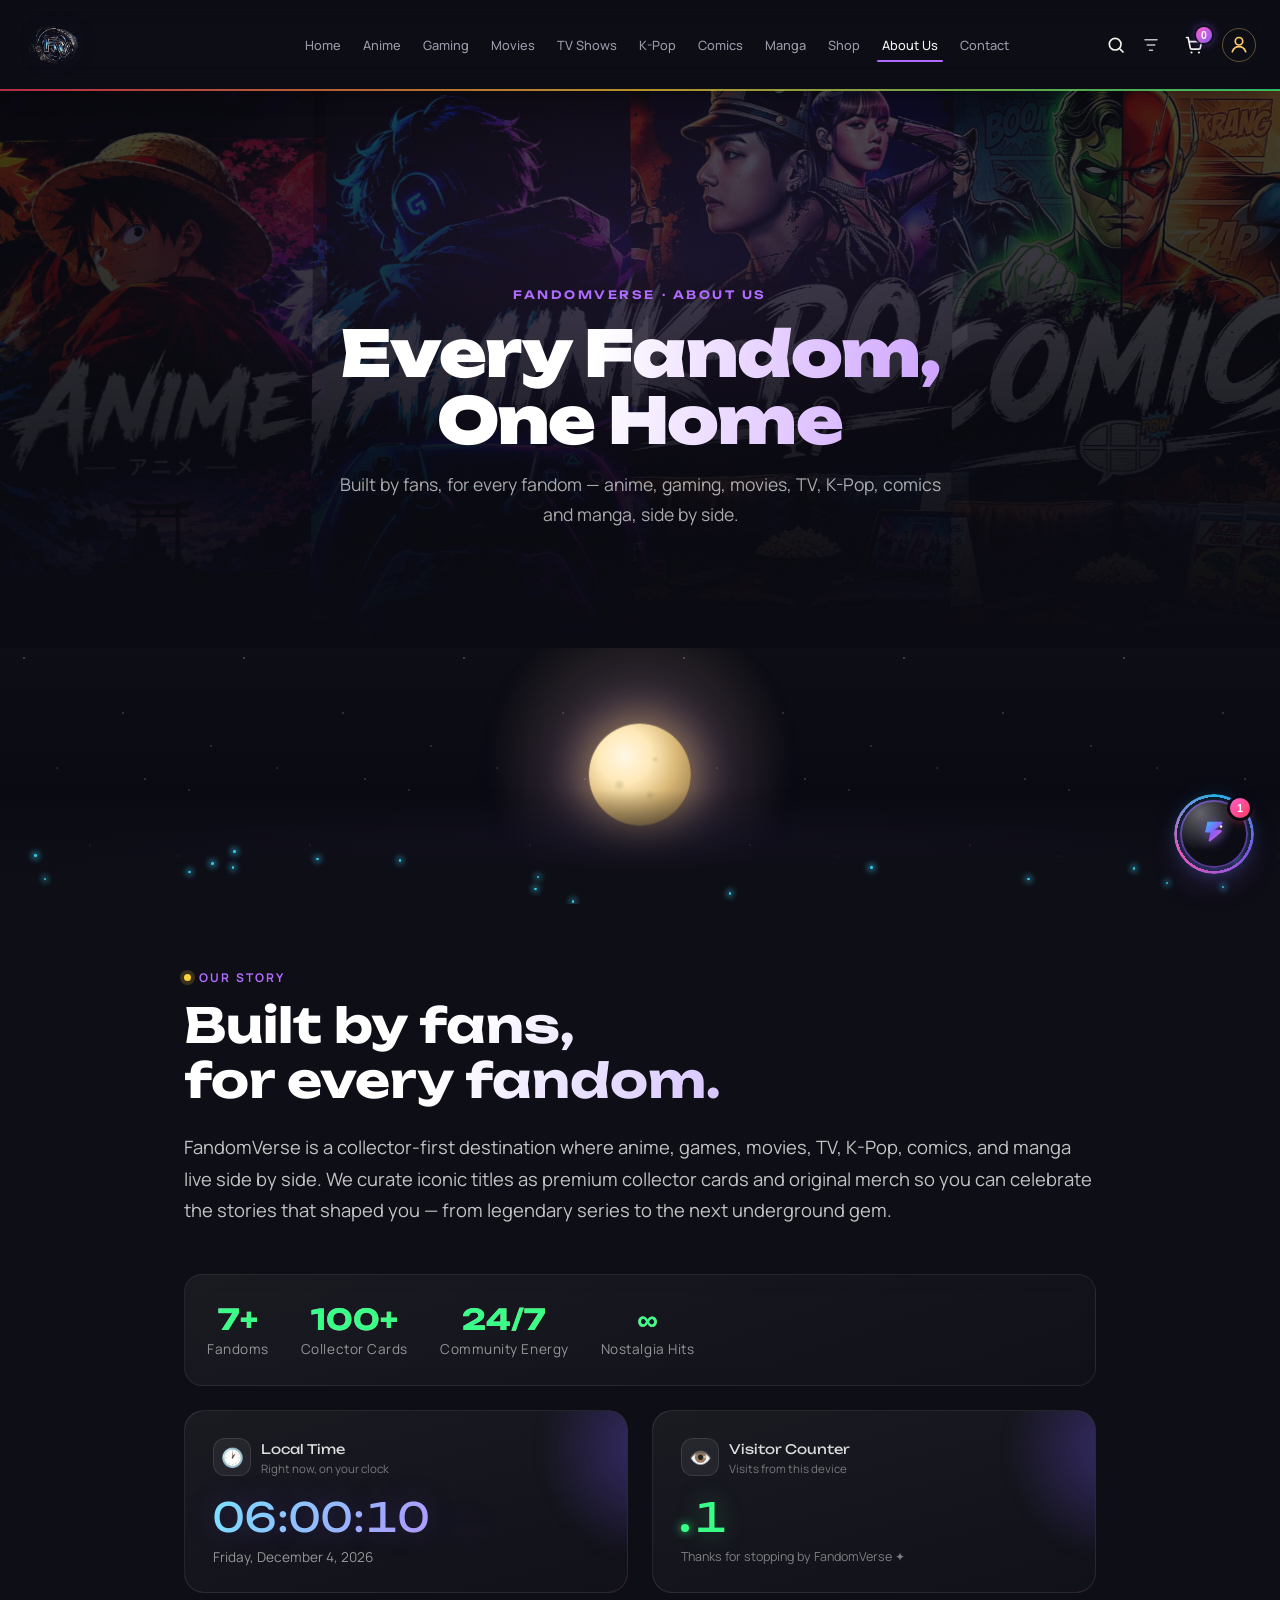
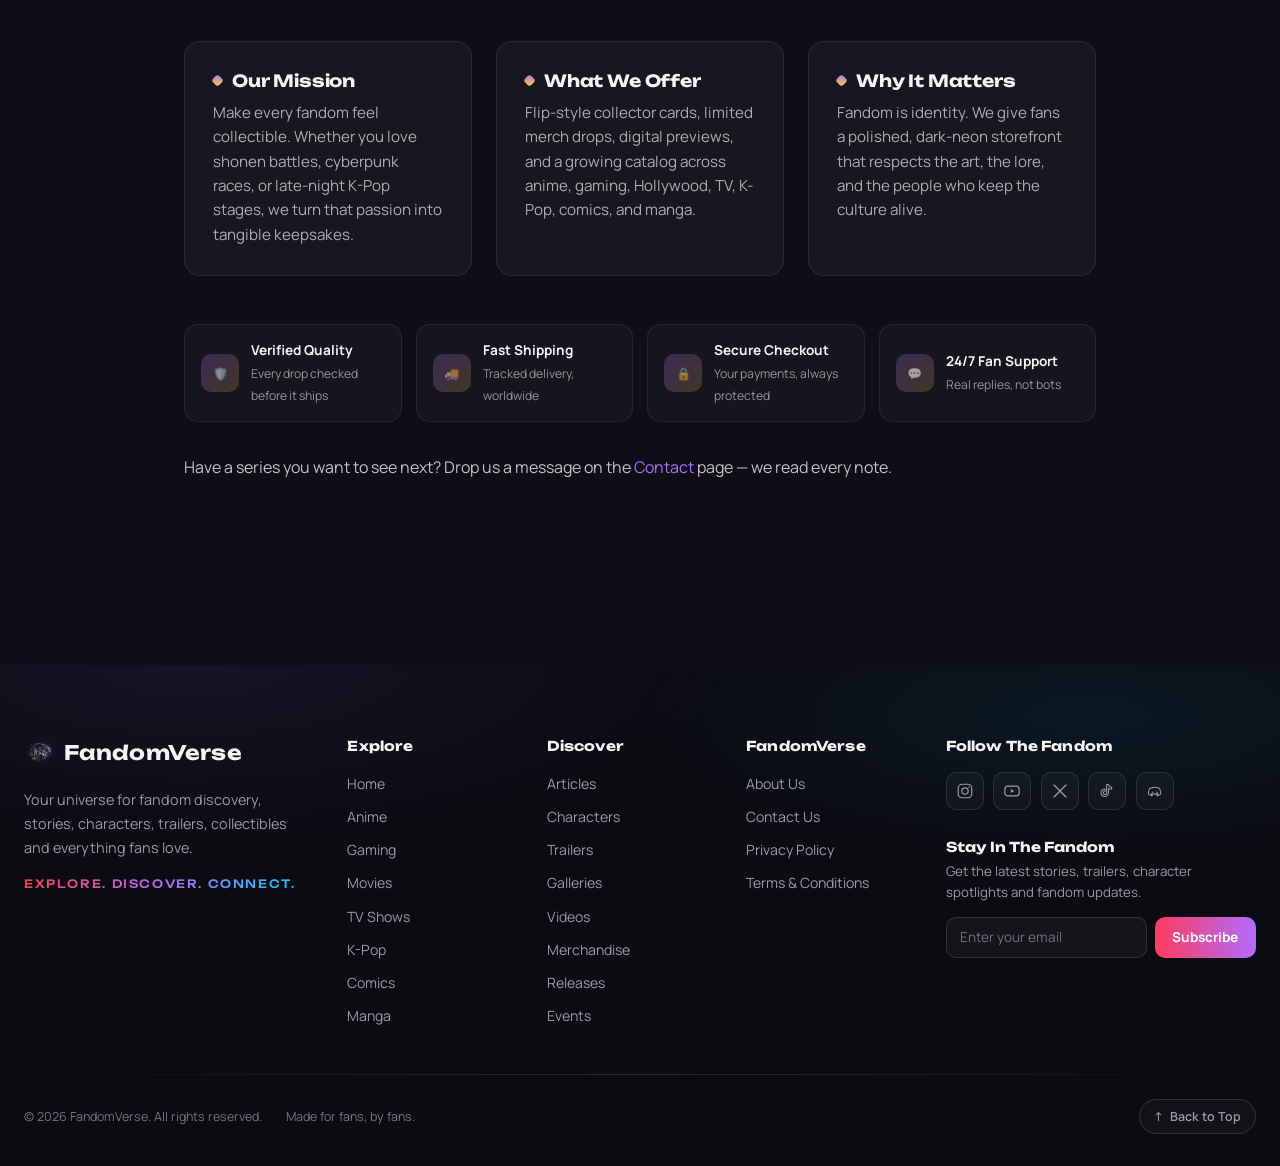
<file: about.html>
<!DOCTYPE html>
<html lang="en">

<head>
  <meta charset="UTF-8">
  <meta name="viewport" content="width=device-width, initial-scale=1.0">
  <title>FandomVerse — About Us</title>
  <link rel="icon" type="image/png" href="assets/images/favicon.png">
  <link rel="preconnect" href="https://fonts.googleapis.com">
  <link
    href="https://fonts.googleapis.com/css2?family=Unbounded:wght@500;700;900&family=Manrope:wght@400;500;700&display=swap"
    rel="stylesheet">
  <link rel="stylesheet" href="css/style.css">
  <link rel="stylesheet" href="css/fv-effects.css">
  <link rel="stylesheet" href="css/fv-chatbot.css">
  <link rel="stylesheet" href="css/fv-cart.css">
  <link rel="stylesheet" href="css/premium.css">
  <link rel="stylesheet" href="css/fv-premium-3d.css">
  <link rel="stylesheet" href="css/fv-navsearch.css">
  <link rel="stylesheet" href="css/fv-chatbot-3d.css">
  <link rel="stylesheet" href="css/fv-about-live.css">
  <style>
    .about-page {
      padding: 60px 24px 80px;
      max-width: 960px;
      margin: 0 auto;
    }

    .about-page .eyebrow {
      font-size: 0.75rem;
      letter-spacing: 0.18em;
      text-transform: uppercase;
      color: var(--accent, #b06bff);
      margin-bottom: 12px;
      font-weight: 700;
    }

    .about-page h1 {
      font-family: 'Unbounded', sans-serif;
      font-size: clamp(2rem, 4vw, 3rem);
      margin: 0 0 24px;
      line-height: 1.15;
    }

    .about-page .lead {
      font-size: 1.15rem;
      line-height: 1.7;
      color: rgba(255, 255, 255, 0.75);
      margin-bottom: 40px;
    }

    .about-grid {
      display: grid;
      grid-template-columns: repeat(auto-fit, minmax(240px, 1fr));
      gap: 24px;
      margin: 48px 0;
    }

    .about-card {
      background: rgba(255, 255, 255, 0.04);
      border: 1px solid rgba(255, 255, 255, 0.08);
      border-radius: 16px;
      padding: 28px;
      transition: transform .25s, border-color .25s;
    }

    .about-card:hover {
      transform: translateY(-4px);
      border-color: rgba(176, 107, 255, 0.35);
    }

    .about-card h3 {
      font-family: 'Unbounded', sans-serif;
      font-size: 1.05rem;
      margin: 0 0 10px;
    }

    .about-card p {
      margin: 0;
      font-size: 0.95rem;
      line-height: 1.6;
      color: rgba(255, 255, 255, 0.65);
    }

    .about-stats {
      display: flex;
      flex-wrap: wrap;
      gap: 32px;
      margin: 48px 0 24px;
    }

    .about-stat {
      text-align: center;
    }

    .about-stat strong {
      display: block;
      font-family: 'Unbounded', sans-serif;
      font-size: 1.8rem;
      color: #39ff88;
    }

    .about-stat span {
      font-size: 0.85rem;
      color: rgba(255, 255, 255, 0.55);
      letter-spacing: 0.04em;
    }
  </style>
  <script src="js/fv-effects.js" defer></script>
</head>

<body data-page="about">

  <div id="fv-pagefx" aria-hidden="true">
    <div class="fv-pagefx__shard fv-pagefx__shard--1"></div>
    <div class="fv-pagefx__shard fv-pagefx__shard--2"></div>
    <div class="fv-pagefx__shard fv-pagefx__shard--3"></div>
    <div class="fv-pagefx__shard fv-pagefx__shard--4"></div>
    <div class="fv-pagefx__mark"><img src="assets/images/fandomverse-logo.png" alt=""></div>
  </div>


  <header class="site-header" id="site-header">
    <div class="header-inner">
      <a href="index.html" class="brand-mark" aria-label="FandomVerse home">
        <img src="assets/images/fandomverse-logo.png" alt="FandomVerse" class="brand-logo">
      </a>

      <nav class="main-nav" id="main-nav">
        <span class="nav-pill" id="nav-pill" aria-hidden="true"></span>
        <a href="index.html">Home</a>
        <a href="anime.html">Anime</a>
        <a href="gaming.html">Gaming</a>
        <a href="movies.html">Movies</a>
        <a href="tvshows.html">TV Shows</a>
        <a href="kpop.html">K-Pop</a>
        <a href="comics.html">Comics</a>
        <a href="manga.html">Manga</a>
        <a href="shop.html">Shop</a>
        <a href="about.html">About Us</a>
        <a href="contact.html">Contact</a>
      </nav>

      <div class="header-actions">
        <div class="search-box" id="search-box">
          <button class="icon-btn" id="search-toggle" aria-label="Search">
            <svg viewBox="0 0 24 24" width="20" height="20">
              <circle cx="11" cy="11" r="7" fill="none" stroke="currentColor" stroke-width="2" />
              <line x1="21" y1="21" x2="16.65" y2="16.65" stroke="currentColor" stroke-width="2" />
            </svg>
          </button>
          <input type="text" id="search-input" placeholder="Search characters, shows, merch…" autocomplete="off">
          <button class="icon-btn sf-toggle" id="search-filter-toggle" aria-label="Filter and sort"
            aria-expanded="false">
            <svg viewBox="0 0 24 24" width="18" height="18">
              <path d="M4 5h16M7 12h10M10 19h4" fill="none" stroke="currentColor" stroke-width="2"
                stroke-linecap="round" />
            </svg>
            <span class="sf-dot" aria-hidden="true"></span>
          </button>
          <div class="sf-panel" id="sf-panel" role="dialog" aria-label="Search filters and sorting">
            <div class="sf-panel__glow" aria-hidden="true"></div>
            <div class="sf-panel__inner">
              <div class="sf-panel__row sf-panel__row--sort" id="sf-sort-row">
                <span class="sf-panel__label">Sort by</span>
                <div class="sf-sort" id="sf-sort" role="listbox"></div>
              </div>
              <div class="sf-panel__row sf-panel__row--filter">
                <span class="sf-panel__label">Filter</span>
                <div class="sf-chips" id="sf-chips"></div>
              </div>
              <div class="sf-panel__footer">
                <button type="button" class="sf-clear" id="sf-clear">Clear all</button>
                <span class="sf-count" id="sf-count"></span>
              </div>
            </div>
          </div>
        </div>
        <button class="icon-btn" id="cart-toggle" aria-label="Cart">
          <svg viewBox="0 0 24 24" width="20" height="20">
            <path d="M3 3h2l2.4 12.2a2 2 0 0 0 2 1.8h8.2a2 2 0 0 0 2-1.6L21 8H6" fill="none" stroke="currentColor"
              stroke-width="2" stroke-linecap="round" stroke-linejoin="round" />
            <circle cx="9" cy="21" r="1.3" fill="currentColor" />
            <circle cx="18" cy="21" r="1.3" fill="currentColor" />
          </svg>
          <span class="cart-count" id="cart-count">0</span>
        </button>
        <button class="menu-toggle" id="menu-toggle" aria-label="Menu" aria-expanded="false">
          <span></span><span></span><span></span>
        </button>
      </div>
    </div>
  </header>


  <div class="mobile-nav" id="mobile-nav">
    <nav>
      <a href="anime.html">Anime</a>
      <a href="gaming.html">Gaming</a>
      <a href="movies.html">Movies</a>
      <a href="tvshows.html">TV Shows</a>
      <a href="kpop.html">K-Pop</a>
      <a href="comics.html">Comics</a>
      <a href="manga.html">Manga</a>
      <a href="shop.html">Shop</a>
      <a href="about.html">About Us</a>
      <a href="contact.html">Contact</a>
    </nav>
  </div>


  <section class="fv-hero3d" id="fv-about-hero">
    <div class="fv-hero3d__stage" aria-hidden="true">
      <div class="fv-hero3d__tile" style="background-image:url('assets/images/categories/anime.jpg');"></div>
      <div class="fv-hero3d__tile" style="background-image:url('assets/images/categories/gaming.jpg');"></div>
      <div class="fv-hero3d__tile" style="background-image:url('assets/images/categories/kpop.jpg');"></div>
      <div class="fv-hero3d__tile" style="background-image:url('assets/images/categories/comics.jpg');"></div>
    </div>
    <div class="fv-hero3d__scrim" aria-hidden="true"></div>
    <div class="fv-hero3d__grain" aria-hidden="true"></div>
    <div class="fv-hero3d__inner">
      <p class="fv-hero3d__eyebrow">FANDOMVERSE &middot; ABOUT US</p>
      <h1 class="fv-hero3d__title">Every Fandom, One Home</h1>
      <p class="fv-hero3d__desc">Built by fans, for every fandom — anime, gaming, movies, TV, K-Pop, comics and manga,
        side by side.</p>
    </div>
  </section>

  <section class="about-page">
    <div class="eyebrow">OUR STORY</div>
    <h1>Built by fans,<br>for every fandom.</h1>
    <p class="lead">
      FandomVerse is a collector-first destination where anime, games, movies, TV, K-Pop, comics, and manga live side by
      side.
      We curate iconic titles as premium collector cards and original merch so you can celebrate the stories that shaped
      you —
      from legendary series to the next underground gem.
    </p>

    <div class="about-stats">
      <div class="about-stat"><strong>7+</strong><span>Fandoms</span></div>
      <div class="about-stat"><strong>100+</strong><span>Collector Cards</span></div>
      <div class="about-stat"><strong>24/7</strong><span>Community Energy</span></div>
      <div class="about-stat"><strong>∞</strong><span>Nostalgia Hits</span></div>
    </div>

    <div class="about-live">
      <div class="about-live__card about-clock">
        <div class="about-live__glow" aria-hidden="true"></div>
        <div class="about-live__head">
          <span class="about-live__icon" aria-hidden="true">🕐</span>
          <div>
            <span class="about-live__label">Local Time</span>
            <span class="about-live__sub">Right now, on your clock</span>
          </div>
        </div>
        <div class="about-clock__time" id="about-clock-time">--:--:--</div>
        <div class="about-clock__date" id="about-clock-date"></div>
      </div>

      <div class="about-live__card about-counter">
        <div class="about-live__glow" aria-hidden="true"></div>
        <div class="about-live__head">
          <span class="about-live__icon" aria-hidden="true">👁️</span>
          <div>
            <span class="about-live__label">Visitor Counter</span>
            <span class="about-live__sub">Visits from this device</span>
          </div>
        </div>
        <div class="about-counter__value">
          <span class="about-counter__pulse" aria-hidden="true"></span>
          <span id="about-counter-value">0</span>
        </div>
        <div class="about-counter__note">Thanks for stopping by FandomVerse ✦</div>
      </div>
    </div>

    <div class="about-grid">
      <div class="about-card">
        <h3>Our Mission</h3>
        <p>Make every fandom feel collectible. Whether you love shonen battles, cyberpunk races, or late-night K-Pop
          stages, we turn that passion into tangible keepsakes.</p>
      </div>
      <div class="about-card">
        <h3>What We Offer</h3>
        <p>Flip-style collector cards, limited merch drops, digital previews, and a growing catalog across anime,
          gaming, Hollywood, TV, K-Pop, comics, and manga.</p>
      </div>
      <div class="about-card">
        <h3>Why It Matters</h3>
        <p>Fandom is identity. We give fans a polished, dark-neon storefront that respects the art, the lore, and the
          people who keep the culture alive.</p>
      </div>
    </div>

    <div class="about-trust">
      <div class="about-trust__item">
        <span class="about-trust__icon" aria-hidden="true">🛡️</span>
        <div><strong>Verified Quality</strong><span>Every drop checked before it ships</span></div>
      </div>
      <div class="about-trust__item">
        <span class="about-trust__icon" aria-hidden="true">🚚</span>
        <div><strong>Fast Shipping</strong><span>Tracked delivery, worldwide</span></div>
      </div>
      <div class="about-trust__item">
        <span class="about-trust__icon" aria-hidden="true">🔒</span>
        <div><strong>Secure Checkout</strong><span>Your payments, always protected</span></div>
      </div>
      <div class="about-trust__item">
        <span class="about-trust__icon" aria-hidden="true">💬</span>
        <div><strong>24/7 Fan Support</strong><span>Real replies, not bots</span></div>
      </div>
    </div>

    <p class="lead" style="margin-top:32px;font-size:1rem;">
      Have a series you want to see next? Drop us a message on the <a href="contact.html"
        style="color:#b06bff;">Contact</a> page — we read every note.
    </p>
  </section>

  <footer class="fv-footer" id="fv-footer" aria-labelledby="fv-footer-brand-name">
    <div class="fv-footer-glow" aria-hidden="true"></div>

    <div class="fv-footer-container">

      <div class="fv-footer-top">


        <div class="fv-footer-brand">
          <a href="index.html" class="fv-footer-brand-mark" aria-label="FandomVerse home">
            <span class="fv-footer-logo" aria-hidden="true">
              <img src="assets/images/fv-footer-logo.png" alt="" width="30" height="30">
            </span>
            <span class="fv-footer-brand-name" id="fv-footer-brand-name">FandomVerse</span>
          </a>

          <p class="fv-footer-desc">
            Your universe for fandom discovery, stories, characters, trailers, collectibles and everything fans love.
          </p>

          <p class="fv-footer-tagline">Explore. Discover. Connect.</p>
        </div>


        <nav class="fv-footer-column" aria-labelledby="fv-footer-explore-heading">
          <h3 class="fv-footer-heading" id="fv-footer-explore-heading">Explore</h3>
          <ul class="fv-footer-links">
            <li><a href="index.html">Home</a></li>
            <li><a href="anime.html">Anime</a></li>
            <li><a href="gaming.html">Gaming</a></li>
            <li><a href="movies.html">Movies</a></li>
            <li><a href="tvshows.html">TV Shows</a></li>
            <li><a href="kpop.html">K-Pop</a></li>
            <li><a href="comics.html">Comics</a></li>
            <li><a href="manga.html">Manga</a></li>
          </ul>
        </nav>


        <nav class="fv-footer-column" aria-labelledby="fv-footer-discover-heading">
          <h3 class="fv-footer-heading" id="fv-footer-discover-heading">Discover</h3>
          <ul class="fv-footer-links">
            <li><a href="index.html#fv-articles">Articles</a></li>
            <li><a href="characters.html">Characters</a></li>
            <li><a href="trailers.html">Trailers</a></li>
            <li><a href="#">Galleries</a></li>
            <li><a href="#">Videos</a></li>
            <li><a href="merchandise.html">Merchandise</a></li>
            <li><a href="#">Releases</a></li>
            <li><a href="#">Events</a></li>
          </ul>
        </nav>


        <nav class="fv-footer-column" aria-labelledby="fv-footer-info-heading">
          <h3 class="fv-footer-heading" id="fv-footer-info-heading">FandomVerse</h3>
          <ul class="fv-footer-links">
            <li><a href="about.html">About Us</a></li>
            <li><a href="contact.html">Contact Us</a></li>
            <li><a href="#">Privacy Policy</a></li>
            <li><a href="#">Terms &amp; Conditions</a></li>
          </ul>
        </nav>


        <div class="fv-footer-column fv-footer-connect">
          <h3 class="fv-footer-heading">Follow The Fandom</h3>
          <div class="fv-footer-social">
            <a href="#" class="fv-footer-social-btn" aria-label="FandomVerse Instagram">
              <svg viewBox="0 0 24 24" width="18" height="18" aria-hidden="true">
                <rect x="3" y="3" width="18" height="18" rx="5" fill="none" stroke="currentColor" stroke-width="1.6" />
                <circle cx="12" cy="12" r="4.2" fill="none" stroke="currentColor" stroke-width="1.6" />
                <circle cx="17.3" cy="6.7" r="1.1" fill="currentColor" />
              </svg>
            </a>
            <a href="#" class="fv-footer-social-btn" aria-label="FandomVerse YouTube">
              <svg viewBox="0 0 24 24" width="18" height="18" aria-hidden="true">
                <rect x="2.5" y="5.5" width="19" height="13" rx="4" fill="none" stroke="currentColor"
                  stroke-width="1.6" />
                <path d="M10.5 9.3 L15 12 L10.5 14.7 Z" fill="currentColor" />
              </svg>
            </a>
            <a href="#" class="fv-footer-social-btn" aria-label="FandomVerse X / Twitter">
              <svg viewBox="0 0 24 24" width="18" height="18" aria-hidden="true">
                <path d="M4 4 L20 20 M20 4 L4 20" stroke="currentColor" stroke-width="1.8" stroke-linecap="round" />
              </svg>
            </a>
            <a href="#" class="fv-footer-social-btn" aria-label="FandomVerse TikTok">
              <svg viewBox="0 0 24 24" width="18" height="18" aria-hidden="true">
                <path
                  d="M14 3.5c.6 2 2.1 3.3 4.2 3.5v2.6c-1.5 0-2.9-.4-4.2-1.3v6.1a5 5 0 1 1-4.6-5v2.7a2.3 2.3 0 1 0 2.1 2.3V3.5Z"
                  fill="none" stroke="currentColor" stroke-width="1.4" stroke-linejoin="round" />
              </svg>
            </a>
            <a href="#" class="fv-footer-social-btn" aria-label="FandomVerse Discord">
              <svg viewBox="0 0 24 24" width="18" height="18" aria-hidden="true">
                <path
                  d="M6 8.5c2-1.2 3.8-1.6 6-1.6s4 .4 6 1.6c1.2 2.4 1.8 4.9 1.6 7.7-1.6 1.2-3.1 1.9-4.6 2.3l-.7-1.4c.7-.2 1.3-.5 1.9-.9-.5-.3-.9-.6-1.4-.7-2 .8-4.7.8-6.7 0-.5.1-.9.4-1.4.7.6.4 1.2.7 1.9.9l-.7 1.4c-1.5-.4-3-1.1-4.6-2.3-.2-2.8.4-5.3 1.6-7.7Z"
                  fill="none" stroke="currentColor" stroke-width="1.4" stroke-linejoin="round" />
                <circle cx="9.3" cy="13.6" r="1" fill="currentColor" />
                <circle cx="14.7" cy="13.6" r="1" fill="currentColor" />
              </svg>
            </a>
          </div>

          <div class="fv-footer-newsletter">
            <h4 class="fv-footer-newsletter-heading">Stay In The Fandom</h4>
            <p class="fv-footer-newsletter-text">Get the latest stories, trailers, character spotlights and fandom
              updates.</p>

            <form class="fv-footer-newsletter-form" id="fv-footer-newsletter-form" novalidate>
              <label for="fv-footer-email" class="fv-footer-visually-hidden">Email address</label>
              <input type="email" id="fv-footer-email" class="fv-footer-input" placeholder="Enter your email"
                autocomplete="email" aria-describedby="fv-footer-newsletter-msg">
              <button type="submit" class="fv-footer-button" id="fv-footer-subscribe-btn">Subscribe</button>
            </form>
            <p class="fv-footer-newsletter-msg" id="fv-footer-newsletter-msg" role="status" aria-live="polite"></p>
          </div>
        </div>

      </div>

      <div class="fv-footer-divider" role="separator" aria-hidden="true"></div>

      <div class="fv-footer-bottom">
        <p class="fv-footer-copy">&copy; <span id="fv-footer-year">2026</span> FandomVerse. All rights reserved.</p>
        <p class="fv-footer-madeby">Made for fans, by fans.</p>

        <button type="button" class="fv-footer-back-top" id="fv-footer-back-top" aria-label="Back to top">
          <span aria-hidden="true">↑</span> Back to Top
        </button>
      </div>

    </div>
  </footer>

  <script src="js/main.js"></script>

  <div id="fvc-root">
    <button type="button" id="fvc-launcher" class="fvc-launcher" aria-haspopup="dialog" aria-expanded="false"
      aria-controls="fvc-panel" aria-label="Open FandomVerse chat">
      <span class="fvc-launcher__ring" aria-hidden="true"></span>
      <span class="fvc-launcher__pulse" aria-hidden="true"></span>
      <svg class="fvc-launcher__icon" viewBox="0 0 64 64" aria-hidden="true">
        <defs>
          <linearGradient id="fvcMarkGrad" x1="0%" y1="0%" x2="100%" y2="100%">
            <stop offset="0%" stop-color="#28c7ff" />
            <stop offset="50%" stop-color="#8b5cf6" />
            <stop offset="100%" stop-color="#ff5ecb" />
          </linearGradient>
        </defs>
        <path fill="url(#fvcMarkGrad)"
          d="M18 6 L47 6 C49.8 6 51 8.6 48.8 10.7 L33 23.5 L45.5 23.5 C48.3 23.5 49.5 26.1 47.3 28.2 L24.5 47.5 C22.5 49.2 20 47.6 20.6 45.1 L24.5 29 L15.8 29 C13.2 29 12 26.6 14 24.6 L18 6 Z" />
        <circle class="fvc-launcher__spark" cx="47" cy="16" r="2.6" fill="#fff" />
      </svg>
      <svg class="fvc-launcher__close" viewBox="0 0 24 24" aria-hidden="true">
        <path d="M6 6L18 18M18 6L6 18" stroke="#fff" stroke-width="2.4" stroke-linecap="round" />
      </svg>
      <span class="fvc-launcher__badge" id="fvc-badge">1</span>
    </button>

    <div class="fvc-panel" id="fvc-panel" role="dialog" aria-modal="false" aria-label="FandomVerse concierge chat"
      aria-hidden="true">
      <div class="fvc-panel__inner">

        <header class="fvc-head">
          <div class="fvc-head__id">
            <span class="fvc-head__avatar">
              <svg viewBox="0 0 64 64" aria-hidden="true">
                <use href="#fvcMarkPath"></use>
                <path fill="url(#fvcMarkGrad)"
                  d="M18 6 L47 6 C49.8 6 51 8.6 48.8 10.7 L33 23.5 L45.5 23.5 C48.3 23.5 49.5 26.1 47.3 28.2 L24.5 47.5 C22.5 49.2 20 47.6 20.6 45.1 L24.5 29 L15.8 29 C13.2 29 12 26.6 14 24.6 L18 6 Z" />
              </svg>
              <span class="fvc-head__dot" aria-hidden="true"></span>
            </span>
            <div class="fvc-head__text">
              <strong>FandomVerse Concierge</strong>
              <span>● Online now — replies instantly</span>
            </div>
          </div>
          <button type="button" class="fvc-head__close" id="fvc-close" aria-label="Close chat">
            <svg viewBox="0 0 24 24" aria-hidden="true">
              <path d="M6 6L18 18M18 6L6 18" stroke="currentColor" stroke-width="2.2" stroke-linecap="round" />
            </svg>
          </button>
        </header>

        <div class="fvc-premium">
          <span class="fvc-premium__icon"><svg viewBox="0 0 24 24" fill="none" aria-hidden="true">
              <path
                d="M3 8.5l3.6 2.4L12 4l5.4 6.9 3.6-2.4-1.6 9.8a1.3 1.3 0 01-1.28 1.1H5.88A1.3 1.3 0 014.6 18.3L3 8.5z"
                fill="currentColor" />
              <circle cx="3" cy="7" r="1.4" fill="currentColor" />
              <circle cx="12" cy="3" r="1.4" fill="currentColor" />
              <circle cx="21" cy="7" r="1.4" fill="currentColor" />
            </svg></span>
          <span class="fvc-premium__text">Ultra VIP Concierge</span>
        </div>


        <form class="fvc-gate" id="fvc-gate" novalidate>
          <h3 class="fvc-gate__title">Let's get you sorted ✦</h3>
          <p class="fvc-gate__sub">Tell us a bit about you so the concierge can personalize your visit across
            FandomVerse.</p>

          <div class="fvc-field" id="fvc-name-field">
            <label for="fvc-name">Full name</label>
            <div class="fvc-field__wrap">
              <svg class="fvc-field__icon" viewBox="0 0 24 24" fill="none" aria-hidden="true">
                <path d="M12 12a4.5 4.5 0 100-9 4.5 4.5 0 000 9zM4 20.5c0-3.6 3.58-6.5 8-6.5s8 2.9 8 6.5"
                  stroke="currentColor" stroke-width="1.6" stroke-linecap="round" />
              </svg>
              <input type="text" id="fvc-name" name="name" placeholder="e.g. Bilal Ahmed" autocomplete="name" required
                minlength="2" maxlength="60">
              <span class="fvc-field__status" id="fvc-name-status">
                <svg class="fvc-icon-ok" viewBox="0 0 20 20" fill="none">
                  <path d="M4 10l4 4 8-8" stroke="currentColor" stroke-width="2" stroke-linecap="round"
                    stroke-linejoin="round" />
                </svg>
              </span>
            </div>
            <div class="fvc-field__error" id="fvc-name-error">
              <svg viewBox="0 0 20 20" fill="none">
                <path d="M10 6v5m0 3h.01M18 10A8 8 0 112 10a8 8 0 0116 0z" stroke="currentColor" stroke-width="1.6" />
              </svg>
              <span>Please enter at least 2 characters (letters only).</span>
            </div>
          </div>

          <div class="fvc-field" id="fvc-email-field">
            <label for="fvc-email">Email address</label>
            <div class="fvc-field__wrap">
              <svg class="fvc-field__icon" viewBox="0 0 24 24" fill="none" aria-hidden="true">
                <path
                  d="M3 6.5A1.5 1.5 0 014.5 5h15A1.5 1.5 0 0121 6.5v11a1.5 1.5 0 01-1.5 1.5h-15A1.5 1.5 0 013 17.5v-11z"
                  stroke="currentColor" stroke-width="1.6" />
                <path d="M4 6.5l8 6 8-6" stroke="currentColor" stroke-width="1.6" stroke-linecap="round"
                  stroke-linejoin="round" />
              </svg>
              <input type="email" id="fvc-email" name="email" placeholder="you@example.com" autocomplete="email"
                required maxlength="120">
              <span class="fvc-field__status" id="fvc-email-status">
                <svg class="fvc-icon-ok" viewBox="0 0 20 20" fill="none">
                  <path d="M4 10l4 4 8-8" stroke="currentColor" stroke-width="2" stroke-linecap="round"
                    stroke-linejoin="round" />
                </svg>
              </span>
            </div>
            <div class="fvc-field__error" id="fvc-email-error">
              <svg viewBox="0 0 20 20" fill="none">
                <path d="M10 6v5m0 3h.01M18 10A8 8 0 112 10a8 8 0 0116 0z" stroke="currentColor" stroke-width="1.6" />
              </svg>
              <span>Enter a valid email address (e.g. name@domain.com).</span>
            </div>
          </div>

          <div class="fvc-field" id="fvc-fandom-field">
            <label for="fvc-fandom-btn">What are you into?</label>
            <div class="fvc-select" id="fvc-select">
              <select id="fvc-fandom" name="fandom" required class="fvc-select__native" tabindex="-1"
                aria-hidden="true">
                <option value="" disabled selected>Choose a fandom…</option>
                <option value="anime">Anime</option>
                <option value="movies">Movies</option>
                <option value="gaming">Gaming</option>
                <option value="kpop">K-Pop</option>
                <option value="manga">Manga</option>
                <option value="comics">Comics</option>
                <option value="tvshows">TV Shows</option>
                <option value="shop">Merch Shop</option>
              </select>
              <button type="button" class="fvc-select__btn" id="fvc-fandom-btn" aria-haspopup="listbox"
                aria-expanded="false">
                <svg class="fvc-field__icon" viewBox="0 0 24 24" fill="none" aria-hidden="true">
                  <path d="M12 2l2.6 6.6L21 9.3l-5 4.5 1.5 6.7L12 17l-5.5 3.5L8 13.8 3 9.3l6.4-.7L12 2z"
                    stroke="currentColor" stroke-width="1.5" stroke-linejoin="round" />
                </svg>
                <span class="fvc-select__label" id="fvc-fandom-label">Choose a fandom…</span>
                <svg class="fvc-select__chevron" viewBox="0 0 20 20" fill="none" aria-hidden="true">
                  <path d="M5 7.5l5 5 5-5" stroke="currentColor" stroke-width="1.8" stroke-linecap="round"
                    stroke-linejoin="round" />
                </svg>
              </button>
              <ul class="fvc-select__menu" id="fvc-fandom-menu" role="listbox" tabindex="-1"
                aria-label="Fandom options">
                <li role="option" data-value="anime" data-icon="anime">
                  <span class="fvc-opt__badge" style="--opt-accent:#ff3b5c">
                    <img class="fvc-opt__img" src="assets/images/categories/anime.jpg" alt="" loading="lazy">
                    <span class="fvc-opt__icon"><svg viewBox="0 0 24 24" fill="none" aria-hidden="true">
                        <path d="M12 3l1.8 5.2L19 10l-5.2 1.8L12 17l-1.8-5.2L5 10l5.2-1.8L12 3z" fill="currentColor" />
                      </svg></span>
                  </span>
                  <span class="fvc-opt__label">Anime</span>
                </li>
                <li role="option" data-value="movies" data-icon="movies">
                  <span class="fvc-opt__badge" style="--opt-accent:#ffcc33">
                    <img class="fvc-opt__img" src="assets/images/categories/movies.jpg" alt="" loading="lazy">
                    <span class="fvc-opt__icon"><svg viewBox="0 0 24 24" fill="none" aria-hidden="true">
                        <path d="M4 10h16v9a1 1 0 01-1 1H5a1 1 0 01-1-1v-9z" stroke="currentColor" stroke-width="1.6"
                          stroke-linejoin="round" />
                        <path d="M4 10l1.2-3.6a1 1 0 01.95-.68h11.7a1 1 0 01.95.68L20 10M8 6l-1 4M13 6l-1 4"
                          stroke="currentColor" stroke-width="1.6" stroke-linecap="round" stroke-linejoin="round" />
                      </svg></span>
                  </span>
                  <span class="fvc-opt__label">Movies</span>
                </li>
                <li role="option" data-value="gaming" data-icon="gaming">
                  <span class="fvc-opt__badge" style="--opt-accent:#39ff88">
                    <img class="fvc-opt__img" src="assets/images/categories/gaming.jpg" alt="" loading="lazy">
                    <span class="fvc-opt__icon"><svg viewBox="0 0 24 24" fill="none" aria-hidden="true">
                        <path
                          d="M7 9h10a4 4 0 014 4v2.5a2.5 2.5 0 01-4.6 1.4L15 15H9l-1.4 1.9A2.5 2.5 0 013 15.5V13a4 4 0 014-4z"
                          stroke="currentColor" stroke-width="1.6" stroke-linejoin="round" />
                        <path d="M8 11v3M6.5 12.5h3" stroke="currentColor" stroke-width="1.4" stroke-linecap="round" />
                        <circle cx="16" cy="11.5" r=".9" fill="currentColor" />
                        <circle cx="18" cy="13.5" r=".9" fill="currentColor" />
                      </svg></span>
                  </span>
                  <span class="fvc-opt__label">Gaming</span>
                </li>
                <li role="option" data-value="kpop" data-icon="kpop">
                  <span class="fvc-opt__badge" style="--opt-accent:#ff3b9d">
                    <img class="fvc-opt__img" src="assets/images/categories/kpop.jpg" alt="" loading="lazy">
                    <span class="fvc-opt__icon"><svg viewBox="0 0 24 24" fill="none" aria-hidden="true">
                        <rect x="9" y="3" width="6" height="10" rx="3" stroke="currentColor" stroke-width="1.6" />
                        <path d="M6 11a6 6 0 0012 0M12 17v4M9 21h6" stroke="currentColor" stroke-width="1.6"
                          stroke-linecap="round" />
                      </svg></span>
                  </span>
                  <span class="fvc-opt__label">K-Pop</span>
                </li>
                <li role="option" data-value="manga" data-icon="manga">
                  <span class="fvc-opt__badge" style="--opt-accent:#ff7a3d">
                    <img class="fvc-opt__img" src="assets/images/categories/manga.jpg" alt="" loading="lazy">
                    <span class="fvc-opt__icon"><svg viewBox="0 0 24 24" fill="none" aria-hidden="true">
                        <path d="M4 5.5A2.5 2.5 0 016.5 3H12v17H6.5A2.5 2.5 0 004 17.5v-12z" stroke="currentColor"
                          stroke-width="1.6" stroke-linejoin="round" />
                        <path d="M20 5.5A2.5 2.5 0 0017.5 3H12v17h5.5a2.5 2.5 0 012.5 2.5v-17z" stroke="currentColor"
                          stroke-width="1.6" stroke-linejoin="round" />
                      </svg></span>
                  </span>
                  <span class="fvc-opt__label">Manga</span>
                </li>
                <li role="option" data-value="comics" data-icon="comics">
                  <span class="fvc-opt__badge" style="--opt-accent:#33ccff">
                    <img class="fvc-opt__img" src="assets/images/categories/comics.jpg" alt="" loading="lazy">
                    <span class="fvc-opt__icon"><svg viewBox="0 0 24 24" fill="none" aria-hidden="true">
                        <path
                          d="M12 2l1.9 4.8 5.1-1.3-2.7 4.5 4.2 3-5 1.6.9 5.2-4.4-2.9-4.4 2.9.9-5.2-5-1.6 4.2-3-2.7-4.5 5.1 1.3z"
                          fill="currentColor" />
                      </svg></span>
                  </span>
                  <span class="fvc-opt__label">Comics</span>
                </li>
                <li role="option" data-value="tvshows" data-icon="tvshows">
                  <span class="fvc-opt__badge" style="--opt-accent:#b06bff">
                    <img class="fvc-opt__img" src="assets/images/categories/tvshows.jpg" alt="" loading="lazy">
                    <span class="fvc-opt__icon"><svg viewBox="0 0 24 24" fill="none" aria-hidden="true">
                        <rect x="3" y="6" width="18" height="12" rx="2" stroke="currentColor" stroke-width="1.6" />
                        <path d="M8 21h8M9 3l3 3 3-3" stroke="currentColor" stroke-width="1.6" stroke-linecap="round"
                          stroke-linejoin="round" />
                      </svg></span>
                  </span>
                  <span class="fvc-opt__label">TV Shows</span>
                </li>
                <li role="option" data-value="shop" data-icon="shop">
                  <span class="fvc-opt__badge" style="--opt-accent:#f5b83d">
                    <img class="fvc-opt__img" src="assets/images/merchandise/category-shirts-apparel.jpg" alt=""
                      loading="lazy">
                    <span class="fvc-opt__icon"><svg viewBox="0 0 24 24" fill="none" aria-hidden="true">
                        <path d="M6 8h12l1 12a1.5 1.5 0 01-1.5 1.6H6.5A1.5 1.5 0 015 20l1-12z" stroke="currentColor"
                          stroke-width="1.6" stroke-linejoin="round" />
                        <path d="M9 8V6a3 3 0 016 0v2" stroke="currentColor" stroke-width="1.6"
                          stroke-linecap="round" />
                      </svg></span>
                  </span>
                  <span class="fvc-opt__label">Merch Shop</span>
                </li>
              </ul>
            </div>
            <div class="fvc-field__error" id="fvc-fandom-error">
              <svg viewBox="0 0 20 20" fill="none">
                <path d="M10 6v5m0 3h.01M18 10A8 8 0 112 10a8 8 0 0116 0z" stroke="currentColor" stroke-width="1.6" />
              </svg>
              <span>Please pick a fandom so we can tailor the chat.</span>
            </div>
          </div>

          <button type="submit" class="fvc-gate__submit" id="fvc-gate-submit">
            Start chatting
            <svg viewBox="0 0 20 20" fill="none" aria-hidden="true">
              <path d="M4 10h12m0 0l-5-5m5 5l-5 5" stroke="currentColor" stroke-width="2" stroke-linecap="round"
                stroke-linejoin="round" />
            </svg>
          </button>
          <p class="fvc-gate__note">
            <svg viewBox="0 0 20 20" fill="none" aria-hidden="true">
              <path d="M10 2l6 3v5c0 4.4-2.6 7.6-6 8.5-3.4-.9-6-4.1-6-8.5V5l6-3z" stroke="currentColor"
                stroke-width="1.4" />
            </svg>
            Your info stays on this device only.
          </p>
        </form>


        <div class="fvc-chat" id="fvc-chat" hidden>
          <div class="fvc-messages" id="fvc-messages"></div>
          <div class="fvc-quick" id="fvc-quick"></div>
          <form class="fvc-inputbar" id="fvc-form" novalidate>
            <textarea id="fvc-input" placeholder="Type your message…" maxlength="500" rows="1" required></textarea>
            <span class="fvc-count" id="fvc-count">0/500</span>
            <button type="submit" class="fvc-send" id="fvc-send" disabled aria-label="Send message">
              <svg viewBox="0 0 20 20" fill="none">
                <path d="M3 10l14-7-4.5 14-3-6-6.5-1z" fill="currentColor" />
              </svg>
            </button>
          </form>
        </div>

      </div>
    </div>
  </div>
  <script src="js/fv-chatbot.js" defer></script>
  <script src="js/fv-navsearch.js" defer></script>
  <script src="js/fv-chatbot-3d.js" defer></script>
  <script src="js/fv-about-live.js" defer></script>
  <script src="js/fv-cart.js" defer></script>
  <script src="js/fv-premium-3d.js" defer></script>

</body>

</html>
</file>
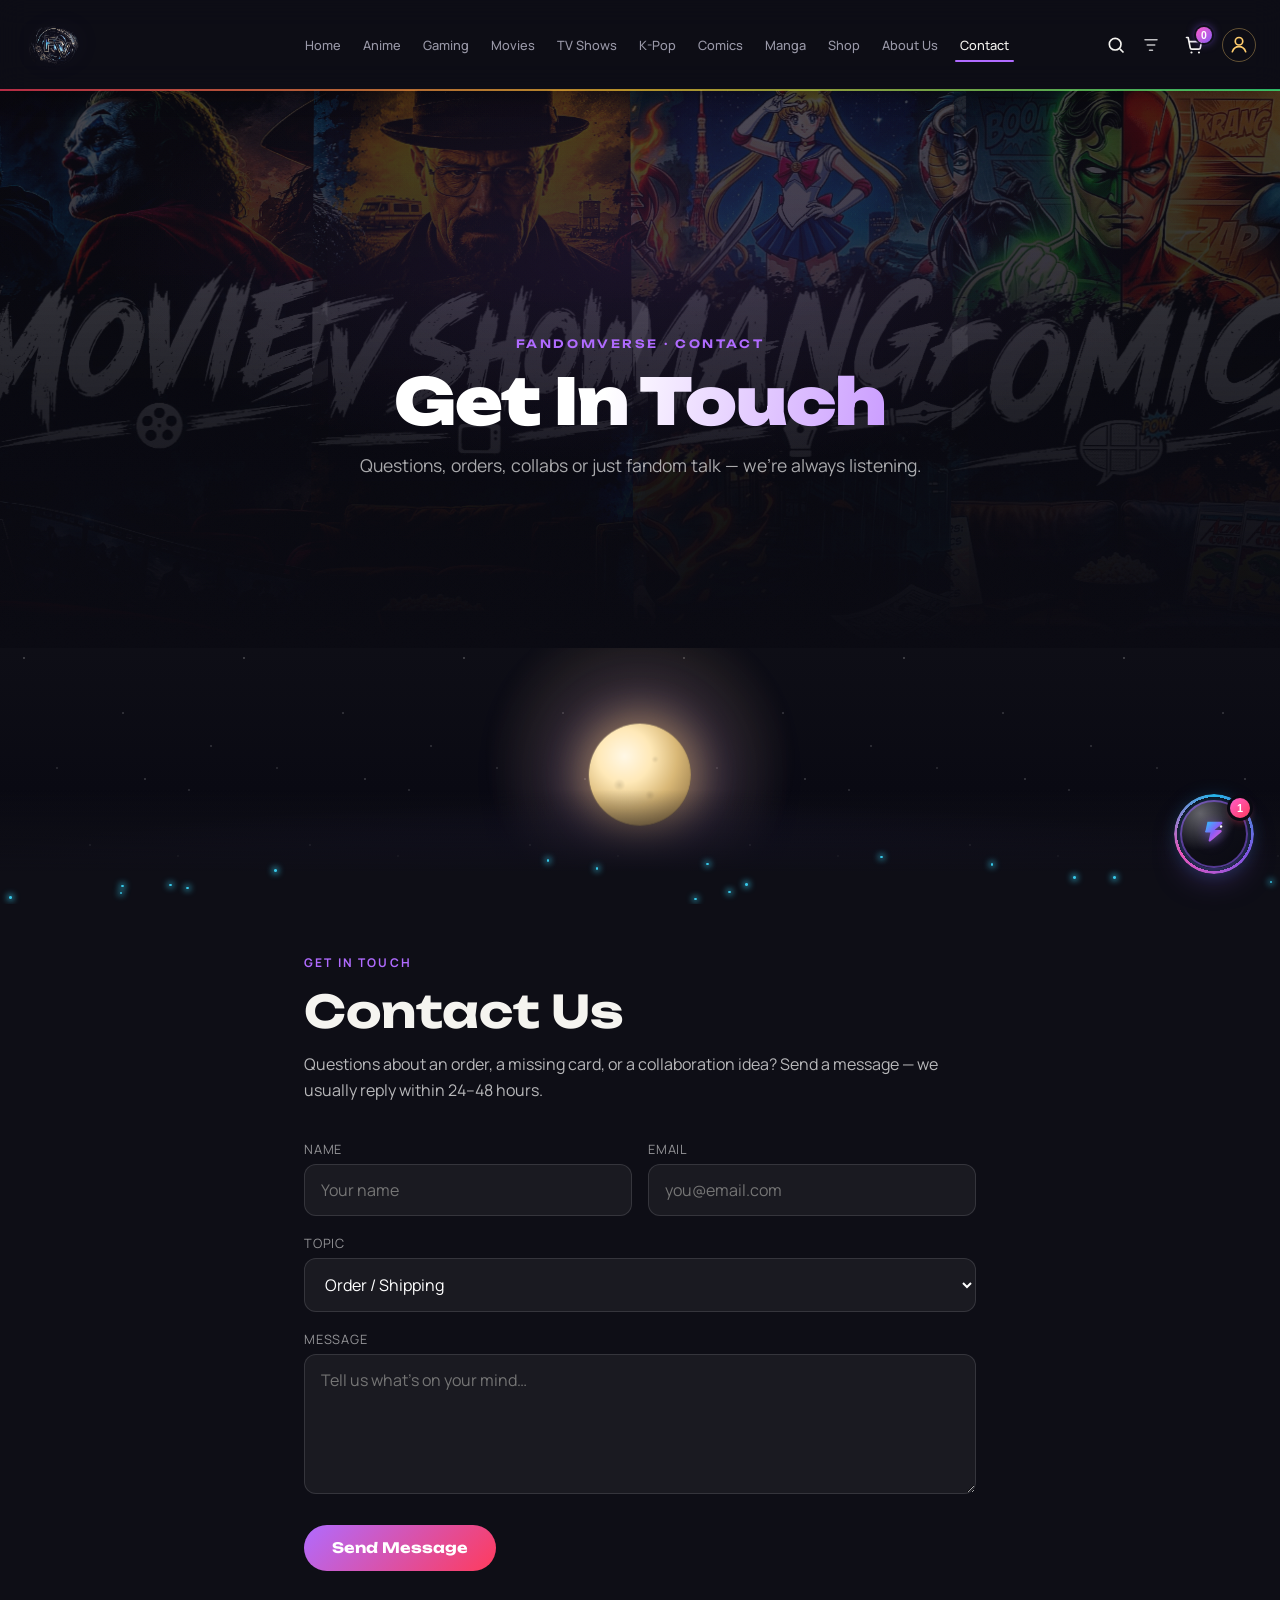
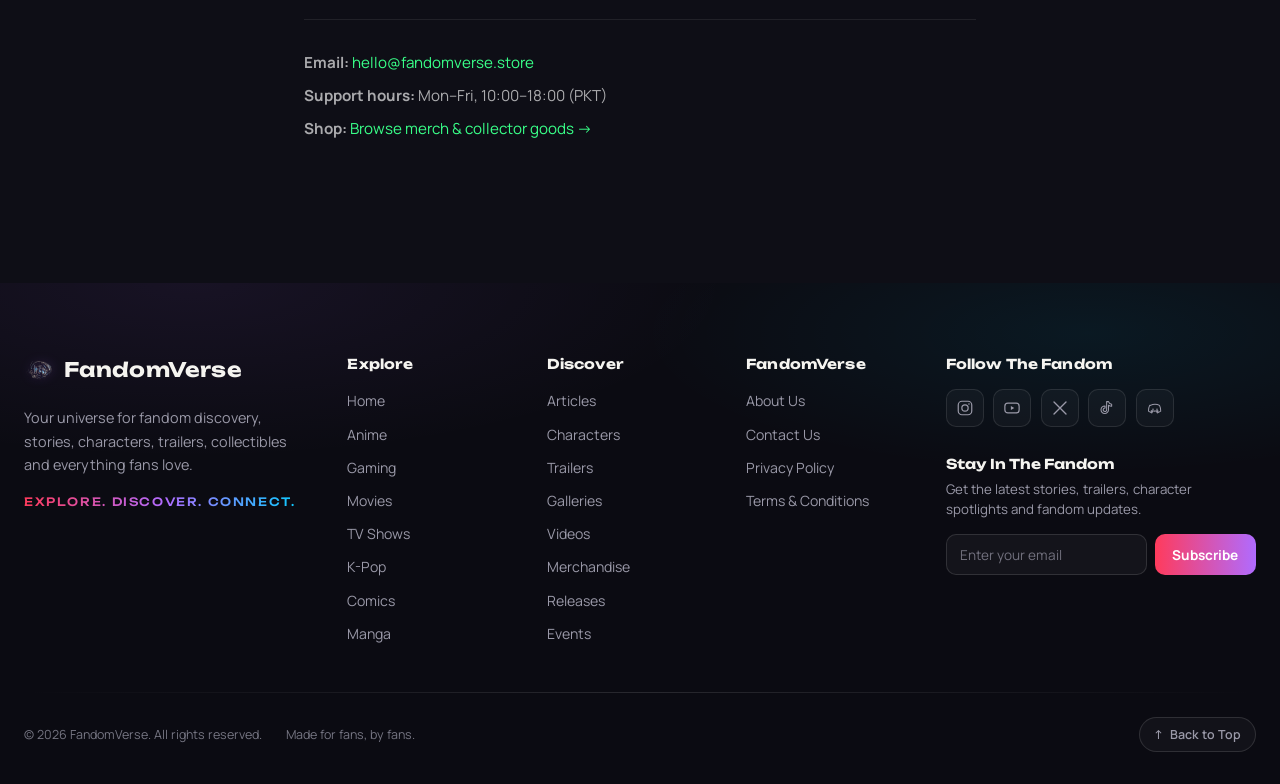
<file: contact.html>
<!DOCTYPE html>
<html lang="en">

<head>
  <meta charset="UTF-8">
  <meta name="viewport" content="width=device-width, initial-scale=1.0">
  <title>FandomVerse — Contact Us</title>
  <link rel="icon" type="image/png" href="assets/images/favicon.png">
  <link rel="preconnect" href="https://fonts.googleapis.com">
  <link
    href="https://fonts.googleapis.com/css2?family=Unbounded:wght@500;700;900&family=Manrope:wght@400;500;700&display=swap"
    rel="stylesheet">
  <link rel="stylesheet" href="css/style.css">
  <link rel="stylesheet" href="css/fv-effects.css">
  <link rel="stylesheet" href="css/fv-chatbot.css">
  <link rel="stylesheet" href="css/fv-cart.css">
  <link rel="stylesheet" href="css/premium.css">
  <link rel="stylesheet" href="css/fv-premium-3d.css">
  <link rel="stylesheet" href="css/fv-navsearch.css">
  <link rel="stylesheet" href="css/fv-chatbot-3d.css">
  <style>
    .contact-page {
      padding: 50px 24px 80px;
      max-width: 720px;
      margin: 0 auto;
    }

    .contact-page .eyebrow {
      font-size: 0.75rem;
      letter-spacing: 0.18em;
      text-transform: uppercase;
      color: #b06bff;
      margin-bottom: 12px;
      font-weight: 700;
    }

    .contact-page h1 {
      font-family: 'Unbounded', sans-serif;
      font-size: clamp(2rem, 4vw, 2.8rem);
      margin: 0 0 12px;
    }

    .contact-page .lead {
      color: rgba(255, 255, 255, 0.7);
      margin-bottom: 36px;
      line-height: 1.65;
    }

    .contact-form {
      display: grid;
      gap: 18px;
    }

    .contact-form label {
      display: block;
      font-size: 0.8rem;
      letter-spacing: 0.06em;
      text-transform: uppercase;
      color: rgba(255, 255, 255, 0.55);
      margin-bottom: 6px;
    }

    .contact-form input,
    .contact-form textarea,
    .contact-form select {
      width: 100%;
      background: rgba(255, 255, 255, 0.05);
      border: 1px solid rgba(255, 255, 255, 0.12);
      border-radius: 12px;
      padding: 14px 16px;
      color: #fff;
      font-family: inherit;
      font-size: 1rem;
      outline: none;
      transition: border-color .2s, box-shadow .2s;
    }

    .contact-form input:focus,
    .contact-form textarea:focus,
    .contact-form select:focus {
      border-color: #b06bff;
      box-shadow: 0 0 0 3px rgba(176, 107, 255, 0.2);
    }

    .contact-form textarea {
      min-height: 140px;
      resize: vertical;
    }

    .contact-form .row {
      display: grid;
      grid-template-columns: 1fr 1fr;
      gap: 16px;
    }

    @media (max-width: 560px) {
      .contact-form .row {
        grid-template-columns: 1fr;
      }
    }

    .contact-form .btn-submit {
      justify-self: start;
      margin-top: 8px;
      background: linear-gradient(135deg, #b06bff, #ff3b5c);
      border: none;
      color: #fff;
      font-family: 'Unbounded', sans-serif;
      font-weight: 700;
      font-size: 0.9rem;
      padding: 14px 28px;
      border-radius: 999px;
      cursor: pointer;
      transition: transform .2s, box-shadow .2s;
    }

    .contact-form .btn-submit:hover {
      transform: translateY(-2px);
      box-shadow: 0 8px 24px rgba(176, 107, 255, 0.35);
    }

    .contact-info {
      margin-top: 48px;
      padding-top: 32px;
      border-top: 1px solid rgba(255, 255, 255, 0.08);
      display: grid;
      gap: 12px;
      color: rgba(255, 255, 255, 0.65);
      font-size: 0.95rem;
    }

    .contact-info a {
      color: #39ff88;
      text-decoration: none;
    }

    .form-success {
      display: none;
      padding: 20px;
      background: rgba(57, 255, 136, 0.1);
      border: 1px solid rgba(57, 255, 136, 0.3);
      border-radius: 12px;
      color: #39ff88;
      margin-bottom: 20px;
    }

    .form-success.is-visible {
      display: block;
    }
  </style>
  <script src="js/fv-effects.js" defer></script>
</head>

<body data-page="contact">

  <div id="fv-pagefx" aria-hidden="true">
    <div class="fv-pagefx__shard fv-pagefx__shard--1"></div>
    <div class="fv-pagefx__shard fv-pagefx__shard--2"></div>
    <div class="fv-pagefx__shard fv-pagefx__shard--3"></div>
    <div class="fv-pagefx__shard fv-pagefx__shard--4"></div>
    <div class="fv-pagefx__mark"><img src="assets/images/fandomverse-logo.png" alt=""></div>
  </div>


  <header class="site-header" id="site-header">
    <div class="header-inner">
      <a href="index.html" class="brand-mark" aria-label="FandomVerse home">
        <img src="assets/images/fandomverse-logo.png" alt="FandomVerse" class="brand-logo">
      </a>

      <nav class="main-nav" id="main-nav">
        <span class="nav-pill" id="nav-pill" aria-hidden="true"></span>
        <a href="index.html">Home</a>
        <a href="anime.html">Anime</a>
        <a href="gaming.html">Gaming</a>
        <a href="movies.html">Movies</a>
        <a href="tvshows.html">TV Shows</a>
        <a href="kpop.html">K-Pop</a>
        <a href="comics.html">Comics</a>
        <a href="manga.html">Manga</a>
        <a href="shop.html">Shop</a>
        <a href="about.html">About Us</a>
        <a href="contact.html">Contact</a>
      </nav>

      <div class="header-actions">
        <div class="search-box" id="search-box">
          <button class="icon-btn" id="search-toggle" aria-label="Search">
            <svg viewBox="0 0 24 24" width="20" height="20">
              <circle cx="11" cy="11" r="7" fill="none" stroke="currentColor" stroke-width="2" />
              <line x1="21" y1="21" x2="16.65" y2="16.65" stroke="currentColor" stroke-width="2" />
            </svg>
          </button>
          <input type="text" id="search-input" placeholder="Search characters, shows, merch…" autocomplete="off">
          <button class="icon-btn sf-toggle" id="search-filter-toggle" aria-label="Filter and sort"
            aria-expanded="false">
            <svg viewBox="0 0 24 24" width="18" height="18">
              <path d="M4 5h16M7 12h10M10 19h4" fill="none" stroke="currentColor" stroke-width="2"
                stroke-linecap="round" />
            </svg>
            <span class="sf-dot" aria-hidden="true"></span>
          </button>
          <div class="sf-panel" id="sf-panel" role="dialog" aria-label="Search filters and sorting">
            <div class="sf-panel__glow" aria-hidden="true"></div>
            <div class="sf-panel__inner">
              <div class="sf-panel__row sf-panel__row--sort" id="sf-sort-row">
                <span class="sf-panel__label">Sort by</span>
                <div class="sf-sort" id="sf-sort" role="listbox"></div>
              </div>
              <div class="sf-panel__row sf-panel__row--filter">
                <span class="sf-panel__label">Filter</span>
                <div class="sf-chips" id="sf-chips"></div>
              </div>
              <div class="sf-panel__footer">
                <button type="button" class="sf-clear" id="sf-clear">Clear all</button>
                <span class="sf-count" id="sf-count"></span>
              </div>
            </div>
          </div>
        </div>
        <button class="icon-btn" id="cart-toggle" aria-label="Cart">
          <svg viewBox="0 0 24 24" width="20" height="20">
            <path d="M3 3h2l2.4 12.2a2 2 0 0 0 2 1.8h8.2a2 2 0 0 0 2-1.6L21 8H6" fill="none" stroke="currentColor"
              stroke-width="2" stroke-linecap="round" stroke-linejoin="round" />
            <circle cx="9" cy="21" r="1.3" fill="currentColor" />
            <circle cx="18" cy="21" r="1.3" fill="currentColor" />
          </svg>
          <span class="cart-count" id="cart-count">0</span>
        </button>
        <button class="menu-toggle" id="menu-toggle" aria-label="Menu" aria-expanded="false">
          <span></span><span></span><span></span>
        </button>
      </div>
    </div>
  </header>


  <div class="mobile-nav" id="mobile-nav">
    <nav>
      <a href="anime.html">Anime</a>
      <a href="gaming.html">Gaming</a>
      <a href="movies.html">Movies</a>
      <a href="tvshows.html">TV Shows</a>
      <a href="kpop.html">K-Pop</a>
      <a href="comics.html">Comics</a>
      <a href="manga.html">Manga</a>
      <a href="shop.html">Shop</a>
      <a href="about.html">About Us</a>
      <a href="contact.html">Contact</a>
    </nav>
  </div>


  <section class="fv-hero3d" id="fv-contact-hero">
    <div class="fv-hero3d__stage" aria-hidden="true">
      <div class="fv-hero3d__tile" style="background-image:url('assets/images/categories/movies.jpg');"></div>
      <div class="fv-hero3d__tile" style="background-image:url('assets/images/categories/tvshows.jpg');"></div>
      <div class="fv-hero3d__tile" style="background-image:url('assets/images/categories/manga.jpg');"></div>
      <div class="fv-hero3d__tile" style="background-image:url('assets/images/categories/comics.jpg');"></div>
    </div>
    <div class="fv-hero3d__scrim" aria-hidden="true"></div>
    <div class="fv-hero3d__grain" aria-hidden="true"></div>
    <div class="fv-hero3d__inner">
      <p class="fv-hero3d__eyebrow">FANDOMVERSE &middot; CONTACT</p>
      <h1 class="fv-hero3d__title">Get In Touch</h1>
      <p class="fv-hero3d__desc">Questions, orders, collabs or just fandom talk — we're always listening.</p>
    </div>
  </section>

  <section class="contact-page">
    <div class="eyebrow">GET IN TOUCH</div>
    <h1>Contact Us</h1>
    <p class="lead">Questions about an order, a missing card, or a collaboration idea? Send a message — we usually reply
      within 24–48 hours.</p>

    <div class="form-success" id="form-success">Thanks! Your message has been received. We'll get back to you soon.
    </div>

    <form class="contact-form" id="contact-form" novalidate>
      <div class="row">
        <div class="field" id="field-name">
          <label for="name">Name</label>
          <input type="text" id="name" name="name" required minlength="2" placeholder="Your name">
          <span class="field-error">Please enter your name (at least 2 characters).</span>
        </div>
        <div class="field" id="field-email">
          <label for="email">Email</label>
          <input type="email" id="email" name="email" required placeholder="you@email.com">
          <span class="field-error">Please enter a valid email address.</span>
        </div>
      </div>
      <div class="field" id="field-topic">
        <label for="topic">Topic</label>
        <select id="topic" name="topic">
          <option value="order">Order / Shipping</option>
          <option value="product">Product Question</option>
          <option value="collab">Partnership / Collab</option>
          <option value="feedback">Feedback</option>
          <option value="other">Other</option>
        </select>
      </div>
      <div class="field" id="field-message">
        <label for="message">Message</label>
        <textarea id="message" name="message" required minlength="10"
          placeholder="Tell us what's on your mind…"></textarea>
        <span class="field-error">Message should be at least 10 characters.</span>
      </div>
      <button type="submit" class="btn-submit" id="contact-submit-btn">Send Message</button>
    </form>

    <div class="contact-info">
      <div><strong>Email:</strong> <a href="mailto:hello@fandomverse.store">hello@fandomverse.store</a></div>
      <div><strong>Support hours:</strong> Mon–Fri, 10:00–18:00 (PKT)</div>
      <div><strong>Shop:</strong> <a href="shop.html">Browse merch &amp; collector goods →</a></div>
    </div>
  </section>

  <footer class="fv-footer" id="fv-footer" aria-labelledby="fv-footer-brand-name">
    <div class="fv-footer-glow" aria-hidden="true"></div>

    <div class="fv-footer-container">

      <div class="fv-footer-top">


        <div class="fv-footer-brand">
          <a href="index.html" class="fv-footer-brand-mark" aria-label="FandomVerse home">
            <span class="fv-footer-logo" aria-hidden="true">
              <img src="assets/images/fv-footer-logo.png" alt="" width="30" height="30">
            </span>
            <span class="fv-footer-brand-name" id="fv-footer-brand-name">FandomVerse</span>
          </a>

          <p class="fv-footer-desc">
            Your universe for fandom discovery, stories, characters, trailers, collectibles and everything fans love.
          </p>

          <p class="fv-footer-tagline">Explore. Discover. Connect.</p>
        </div>


        <nav class="fv-footer-column" aria-labelledby="fv-footer-explore-heading">
          <h3 class="fv-footer-heading" id="fv-footer-explore-heading">Explore</h3>
          <ul class="fv-footer-links">
            <li><a href="index.html">Home</a></li>
            <li><a href="anime.html">Anime</a></li>
            <li><a href="gaming.html">Gaming</a></li>
            <li><a href="movies.html">Movies</a></li>
            <li><a href="tvshows.html">TV Shows</a></li>
            <li><a href="kpop.html">K-Pop</a></li>
            <li><a href="comics.html">Comics</a></li>
            <li><a href="manga.html">Manga</a></li>
          </ul>
        </nav>


        <nav class="fv-footer-column" aria-labelledby="fv-footer-discover-heading">
          <h3 class="fv-footer-heading" id="fv-footer-discover-heading">Discover</h3>
          <ul class="fv-footer-links">
            <li><a href="index.html#fv-articles">Articles</a></li>
            <li><a href="characters.html">Characters</a></li>
            <li><a href="trailers.html">Trailers</a></li>
            <li><a href="#">Galleries</a></li>
            <li><a href="#">Videos</a></li>
            <li><a href="merchandise.html">Merchandise</a></li>
            <li><a href="#">Releases</a></li>
            <li><a href="#">Events</a></li>
          </ul>
        </nav>


        <nav class="fv-footer-column" aria-labelledby="fv-footer-info-heading">
          <h3 class="fv-footer-heading" id="fv-footer-info-heading">FandomVerse</h3>
          <ul class="fv-footer-links">
            <li><a href="about.html">About Us</a></li>
            <li><a href="contact.html">Contact Us</a></li>
            <li><a href="#">Privacy Policy</a></li>
            <li><a href="#">Terms &amp; Conditions</a></li>
          </ul>
        </nav>


        <div class="fv-footer-column fv-footer-connect">
          <h3 class="fv-footer-heading">Follow The Fandom</h3>
          <div class="fv-footer-social">
            <a href="#" class="fv-footer-social-btn" aria-label="FandomVerse Instagram">
              <svg viewBox="0 0 24 24" width="18" height="18" aria-hidden="true">
                <rect x="3" y="3" width="18" height="18" rx="5" fill="none" stroke="currentColor" stroke-width="1.6" />
                <circle cx="12" cy="12" r="4.2" fill="none" stroke="currentColor" stroke-width="1.6" />
                <circle cx="17.3" cy="6.7" r="1.1" fill="currentColor" />
              </svg>
            </a>
            <a href="#" class="fv-footer-social-btn" aria-label="FandomVerse YouTube">
              <svg viewBox="0 0 24 24" width="18" height="18" aria-hidden="true">
                <rect x="2.5" y="5.5" width="19" height="13" rx="4" fill="none" stroke="currentColor"
                  stroke-width="1.6" />
                <path d="M10.5 9.3 L15 12 L10.5 14.7 Z" fill="currentColor" />
              </svg>
            </a>
            <a href="#" class="fv-footer-social-btn" aria-label="FandomVerse X / Twitter">
              <svg viewBox="0 0 24 24" width="18" height="18" aria-hidden="true">
                <path d="M4 4 L20 20 M20 4 L4 20" stroke="currentColor" stroke-width="1.8" stroke-linecap="round" />
              </svg>
            </a>
            <a href="#" class="fv-footer-social-btn" aria-label="FandomVerse TikTok">
              <svg viewBox="0 0 24 24" width="18" height="18" aria-hidden="true">
                <path
                  d="M14 3.5c.6 2 2.1 3.3 4.2 3.5v2.6c-1.5 0-2.9-.4-4.2-1.3v6.1a5 5 0 1 1-4.6-5v2.7a2.3 2.3 0 1 0 2.1 2.3V3.5Z"
                  fill="none" stroke="currentColor" stroke-width="1.4" stroke-linejoin="round" />
              </svg>
            </a>
            <a href="#" class="fv-footer-social-btn" aria-label="FandomVerse Discord">
              <svg viewBox="0 0 24 24" width="18" height="18" aria-hidden="true">
                <path
                  d="M6 8.5c2-1.2 3.8-1.6 6-1.6s4 .4 6 1.6c1.2 2.4 1.8 4.9 1.6 7.7-1.6 1.2-3.1 1.9-4.6 2.3l-.7-1.4c.7-.2 1.3-.5 1.9-.9-.5-.3-.9-.6-1.4-.7-2 .8-4.7.8-6.7 0-.5.1-.9.4-1.4.7.6.4 1.2.7 1.9.9l-.7 1.4c-1.5-.4-3-1.1-4.6-2.3-.2-2.8.4-5.3 1.6-7.7Z"
                  fill="none" stroke="currentColor" stroke-width="1.4" stroke-linejoin="round" />
                <circle cx="9.3" cy="13.6" r="1" fill="currentColor" />
                <circle cx="14.7" cy="13.6" r="1" fill="currentColor" />
              </svg>
            </a>
          </div>

          <div class="fv-footer-newsletter">
            <h4 class="fv-footer-newsletter-heading">Stay In The Fandom</h4>
            <p class="fv-footer-newsletter-text">Get the latest stories, trailers, character spotlights and fandom
              updates.</p>

            <form class="fv-footer-newsletter-form" id="fv-footer-newsletter-form" novalidate>
              <label for="fv-footer-email" class="fv-footer-visually-hidden">Email address</label>
              <input type="email" id="fv-footer-email" class="fv-footer-input" placeholder="Enter your email"
                autocomplete="email" aria-describedby="fv-footer-newsletter-msg">
              <button type="submit" class="fv-footer-button" id="fv-footer-subscribe-btn">Subscribe</button>
            </form>
            <p class="fv-footer-newsletter-msg" id="fv-footer-newsletter-msg" role="status" aria-live="polite"></p>
          </div>
        </div>

      </div>

      <div class="fv-footer-divider" role="separator" aria-hidden="true"></div>

      <div class="fv-footer-bottom">
        <p class="fv-footer-copy">&copy; <span id="fv-footer-year">2026</span> FandomVerse. All rights reserved.</p>
        <p class="fv-footer-madeby">Made for fans, by fans.</p>

        <button type="button" class="fv-footer-back-top" id="fv-footer-back-top" aria-label="Back to top">
          <span aria-hidden="true">↑</span> Back to Top
        </button>
      </div>

    </div>
  </footer>

  <script src="js/main.js"></script>

  <div id="fvc-root">
    <button type="button" id="fvc-launcher" class="fvc-launcher" aria-haspopup="dialog" aria-expanded="false"
      aria-controls="fvc-panel" aria-label="Open FandomVerse chat">
      <span class="fvc-launcher__ring" aria-hidden="true"></span>
      <span class="fvc-launcher__pulse" aria-hidden="true"></span>
      <svg class="fvc-launcher__icon" viewBox="0 0 64 64" aria-hidden="true">
        <defs>
          <linearGradient id="fvcMarkGrad" x1="0%" y1="0%" x2="100%" y2="100%">
            <stop offset="0%" stop-color="#28c7ff" />
            <stop offset="50%" stop-color="#8b5cf6" />
            <stop offset="100%" stop-color="#ff5ecb" />
          </linearGradient>
        </defs>
        <path fill="url(#fvcMarkGrad)"
          d="M18 6 L47 6 C49.8 6 51 8.6 48.8 10.7 L33 23.5 L45.5 23.5 C48.3 23.5 49.5 26.1 47.3 28.2 L24.5 47.5 C22.5 49.2 20 47.6 20.6 45.1 L24.5 29 L15.8 29 C13.2 29 12 26.6 14 24.6 L18 6 Z" />
        <circle class="fvc-launcher__spark" cx="47" cy="16" r="2.6" fill="#fff" />
      </svg>
      <svg class="fvc-launcher__close" viewBox="0 0 24 24" aria-hidden="true">
        <path d="M6 6L18 18M18 6L6 18" stroke="#fff" stroke-width="2.4" stroke-linecap="round" />
      </svg>
      <span class="fvc-launcher__badge" id="fvc-badge">1</span>
    </button>

    <div class="fvc-panel" id="fvc-panel" role="dialog" aria-modal="false" aria-label="FandomVerse concierge chat"
      aria-hidden="true">
      <div class="fvc-panel__inner">

        <header class="fvc-head">
          <div class="fvc-head__id">
            <span class="fvc-head__avatar">
              <svg viewBox="0 0 64 64" aria-hidden="true">
                <use href="#fvcMarkPath"></use>
                <path fill="url(#fvcMarkGrad)"
                  d="M18 6 L47 6 C49.8 6 51 8.6 48.8 10.7 L33 23.5 L45.5 23.5 C48.3 23.5 49.5 26.1 47.3 28.2 L24.5 47.5 C22.5 49.2 20 47.6 20.6 45.1 L24.5 29 L15.8 29 C13.2 29 12 26.6 14 24.6 L18 6 Z" />
              </svg>
              <span class="fvc-head__dot" aria-hidden="true"></span>
            </span>
            <div class="fvc-head__text">
              <strong>FandomVerse Concierge</strong>
              <span>● Online now — replies instantly</span>
            </div>
          </div>
          <button type="button" class="fvc-head__close" id="fvc-close" aria-label="Close chat">
            <svg viewBox="0 0 24 24" aria-hidden="true">
              <path d="M6 6L18 18M18 6L6 18" stroke="currentColor" stroke-width="2.2" stroke-linecap="round" />
            </svg>
          </button>
        </header>

        <div class="fvc-premium">
          <span class="fvc-premium__icon"><svg viewBox="0 0 24 24" fill="none" aria-hidden="true">
              <path
                d="M3 8.5l3.6 2.4L12 4l5.4 6.9 3.6-2.4-1.6 9.8a1.3 1.3 0 01-1.28 1.1H5.88A1.3 1.3 0 014.6 18.3L3 8.5z"
                fill="currentColor" />
              <circle cx="3" cy="7" r="1.4" fill="currentColor" />
              <circle cx="12" cy="3" r="1.4" fill="currentColor" />
              <circle cx="21" cy="7" r="1.4" fill="currentColor" />
            </svg></span>
          <span class="fvc-premium__text">Ultra VIP Concierge</span>
        </div>


        <form class="fvc-gate" id="fvc-gate" novalidate>
          <h3 class="fvc-gate__title">Let's get you sorted ✦</h3>
          <p class="fvc-gate__sub">Tell us a bit about you so the concierge can personalize your visit across
            FandomVerse.</p>

          <div class="fvc-field" id="fvc-name-field">
            <label for="fvc-name">Full name</label>
            <div class="fvc-field__wrap">
              <svg class="fvc-field__icon" viewBox="0 0 24 24" fill="none" aria-hidden="true">
                <path d="M12 12a4.5 4.5 0 100-9 4.5 4.5 0 000 9zM4 20.5c0-3.6 3.58-6.5 8-6.5s8 2.9 8 6.5"
                  stroke="currentColor" stroke-width="1.6" stroke-linecap="round" />
              </svg>
              <input type="text" id="fvc-name" name="name" placeholder="e.g. Bilal Ahmed" autocomplete="name" required
                minlength="2" maxlength="60">
              <span class="fvc-field__status" id="fvc-name-status">
                <svg class="fvc-icon-ok" viewBox="0 0 20 20" fill="none">
                  <path d="M4 10l4 4 8-8" stroke="currentColor" stroke-width="2" stroke-linecap="round"
                    stroke-linejoin="round" />
                </svg>
              </span>
            </div>
            <div class="fvc-field__error" id="fvc-name-error">
              <svg viewBox="0 0 20 20" fill="none">
                <path d="M10 6v5m0 3h.01M18 10A8 8 0 112 10a8 8 0 0116 0z" stroke="currentColor" stroke-width="1.6" />
              </svg>
              <span>Please enter at least 2 characters (letters only).</span>
            </div>
          </div>

          <div class="fvc-field" id="fvc-email-field">
            <label for="fvc-email">Email address</label>
            <div class="fvc-field__wrap">
              <svg class="fvc-field__icon" viewBox="0 0 24 24" fill="none" aria-hidden="true">
                <path
                  d="M3 6.5A1.5 1.5 0 014.5 5h15A1.5 1.5 0 0121 6.5v11a1.5 1.5 0 01-1.5 1.5h-15A1.5 1.5 0 013 17.5v-11z"
                  stroke="currentColor" stroke-width="1.6" />
                <path d="M4 6.5l8 6 8-6" stroke="currentColor" stroke-width="1.6" stroke-linecap="round"
                  stroke-linejoin="round" />
              </svg>
              <input type="email" id="fvc-email" name="email" placeholder="you@example.com" autocomplete="email"
                required maxlength="120">
              <span class="fvc-field__status" id="fvc-email-status">
                <svg class="fvc-icon-ok" viewBox="0 0 20 20" fill="none">
                  <path d="M4 10l4 4 8-8" stroke="currentColor" stroke-width="2" stroke-linecap="round"
                    stroke-linejoin="round" />
                </svg>
              </span>
            </div>
            <div class="fvc-field__error" id="fvc-email-error">
              <svg viewBox="0 0 20 20" fill="none">
                <path d="M10 6v5m0 3h.01M18 10A8 8 0 112 10a8 8 0 0116 0z" stroke="currentColor" stroke-width="1.6" />
              </svg>
              <span>Enter a valid email address (e.g. name@domain.com).</span>
            </div>
          </div>

          <div class="fvc-field" id="fvc-fandom-field">
            <label for="fvc-fandom-btn">What are you into?</label>
            <div class="fvc-select" id="fvc-select">
              <select id="fvc-fandom" name="fandom" required class="fvc-select__native" tabindex="-1"
                aria-hidden="true">
                <option value="" disabled selected>Choose a fandom…</option>
                <option value="anime">Anime</option>
                <option value="movies">Movies</option>
                <option value="gaming">Gaming</option>
                <option value="kpop">K-Pop</option>
                <option value="manga">Manga</option>
                <option value="comics">Comics</option>
                <option value="tvshows">TV Shows</option>
                <option value="shop">Merch Shop</option>
              </select>
              <button type="button" class="fvc-select__btn" id="fvc-fandom-btn" aria-haspopup="listbox"
                aria-expanded="false">
                <svg class="fvc-field__icon" viewBox="0 0 24 24" fill="none" aria-hidden="true">
                  <path d="M12 2l2.6 6.6L21 9.3l-5 4.5 1.5 6.7L12 17l-5.5 3.5L8 13.8 3 9.3l6.4-.7L12 2z"
                    stroke="currentColor" stroke-width="1.5" stroke-linejoin="round" />
                </svg>
                <span class="fvc-select__label" id="fvc-fandom-label">Choose a fandom…</span>
                <svg class="fvc-select__chevron" viewBox="0 0 20 20" fill="none" aria-hidden="true">
                  <path d="M5 7.5l5 5 5-5" stroke="currentColor" stroke-width="1.8" stroke-linecap="round"
                    stroke-linejoin="round" />
                </svg>
              </button>
              <ul class="fvc-select__menu" id="fvc-fandom-menu" role="listbox" tabindex="-1"
                aria-label="Fandom options">
                <li role="option" data-value="anime" data-icon="anime">
                  <span class="fvc-opt__badge" style="--opt-accent:#ff3b5c">
                    <img class="fvc-opt__img" src="assets/images/categories/anime.jpg" alt="" loading="lazy">
                    <span class="fvc-opt__icon"><svg viewBox="0 0 24 24" fill="none" aria-hidden="true">
                        <path d="M12 3l1.8 5.2L19 10l-5.2 1.8L12 17l-1.8-5.2L5 10l5.2-1.8L12 3z" fill="currentColor" />
                      </svg></span>
                  </span>
                  <span class="fvc-opt__label">Anime</span>
                </li>
                <li role="option" data-value="movies" data-icon="movies">
                  <span class="fvc-opt__badge" style="--opt-accent:#ffcc33">
                    <img class="fvc-opt__img" src="assets/images/categories/movies.jpg" alt="" loading="lazy">
                    <span class="fvc-opt__icon"><svg viewBox="0 0 24 24" fill="none" aria-hidden="true">
                        <path d="M4 10h16v9a1 1 0 01-1 1H5a1 1 0 01-1-1v-9z" stroke="currentColor" stroke-width="1.6"
                          stroke-linejoin="round" />
                        <path d="M4 10l1.2-3.6a1 1 0 01.95-.68h11.7a1 1 0 01.95.68L20 10M8 6l-1 4M13 6l-1 4"
                          stroke="currentColor" stroke-width="1.6" stroke-linecap="round" stroke-linejoin="round" />
                      </svg></span>
                  </span>
                  <span class="fvc-opt__label">Movies</span>
                </li>
                <li role="option" data-value="gaming" data-icon="gaming">
                  <span class="fvc-opt__badge" style="--opt-accent:#39ff88">
                    <img class="fvc-opt__img" src="assets/images/categories/gaming.jpg" alt="" loading="lazy">
                    <span class="fvc-opt__icon"><svg viewBox="0 0 24 24" fill="none" aria-hidden="true">
                        <path
                          d="M7 9h10a4 4 0 014 4v2.5a2.5 2.5 0 01-4.6 1.4L15 15H9l-1.4 1.9A2.5 2.5 0 013 15.5V13a4 4 0 014-4z"
                          stroke="currentColor" stroke-width="1.6" stroke-linejoin="round" />
                        <path d="M8 11v3M6.5 12.5h3" stroke="currentColor" stroke-width="1.4" stroke-linecap="round" />
                        <circle cx="16" cy="11.5" r=".9" fill="currentColor" />
                        <circle cx="18" cy="13.5" r=".9" fill="currentColor" />
                      </svg></span>
                  </span>
                  <span class="fvc-opt__label">Gaming</span>
                </li>
                <li role="option" data-value="kpop" data-icon="kpop">
                  <span class="fvc-opt__badge" style="--opt-accent:#ff3b9d">
                    <img class="fvc-opt__img" src="assets/images/categories/kpop.jpg" alt="" loading="lazy">
                    <span class="fvc-opt__icon"><svg viewBox="0 0 24 24" fill="none" aria-hidden="true">
                        <rect x="9" y="3" width="6" height="10" rx="3" stroke="currentColor" stroke-width="1.6" />
                        <path d="M6 11a6 6 0 0012 0M12 17v4M9 21h6" stroke="currentColor" stroke-width="1.6"
                          stroke-linecap="round" />
                      </svg></span>
                  </span>
                  <span class="fvc-opt__label">K-Pop</span>
                </li>
                <li role="option" data-value="manga" data-icon="manga">
                  <span class="fvc-opt__badge" style="--opt-accent:#ff7a3d">
                    <img class="fvc-opt__img" src="assets/images/categories/manga.jpg" alt="" loading="lazy">
                    <span class="fvc-opt__icon"><svg viewBox="0 0 24 24" fill="none" aria-hidden="true">
                        <path d="M4 5.5A2.5 2.5 0 016.5 3H12v17H6.5A2.5 2.5 0 004 17.5v-12z" stroke="currentColor"
                          stroke-width="1.6" stroke-linejoin="round" />
                        <path d="M20 5.5A2.5 2.5 0 0017.5 3H12v17h5.5a2.5 2.5 0 012.5 2.5v-17z" stroke="currentColor"
                          stroke-width="1.6" stroke-linejoin="round" />
                      </svg></span>
                  </span>
                  <span class="fvc-opt__label">Manga</span>
                </li>
                <li role="option" data-value="comics" data-icon="comics">
                  <span class="fvc-opt__badge" style="--opt-accent:#33ccff">
                    <img class="fvc-opt__img" src="assets/images/categories/comics.jpg" alt="" loading="lazy">
                    <span class="fvc-opt__icon"><svg viewBox="0 0 24 24" fill="none" aria-hidden="true">
                        <path
                          d="M12 2l1.9 4.8 5.1-1.3-2.7 4.5 4.2 3-5 1.6.9 5.2-4.4-2.9-4.4 2.9.9-5.2-5-1.6 4.2-3-2.7-4.5 5.1 1.3z"
                          fill="currentColor" />
                      </svg></span>
                  </span>
                  <span class="fvc-opt__label">Comics</span>
                </li>
                <li role="option" data-value="tvshows" data-icon="tvshows">
                  <span class="fvc-opt__badge" style="--opt-accent:#b06bff">
                    <img class="fvc-opt__img" src="assets/images/categories/tvshows.jpg" alt="" loading="lazy">
                    <span class="fvc-opt__icon"><svg viewBox="0 0 24 24" fill="none" aria-hidden="true">
                        <rect x="3" y="6" width="18" height="12" rx="2" stroke="currentColor" stroke-width="1.6" />
                        <path d="M8 21h8M9 3l3 3 3-3" stroke="currentColor" stroke-width="1.6" stroke-linecap="round"
                          stroke-linejoin="round" />
                      </svg></span>
                  </span>
                  <span class="fvc-opt__label">TV Shows</span>
                </li>
                <li role="option" data-value="shop" data-icon="shop">
                  <span class="fvc-opt__badge" style="--opt-accent:#f5b83d">
                    <img class="fvc-opt__img" src="assets/images/merchandise/category-shirts-apparel.jpg" alt=""
                      loading="lazy">
                    <span class="fvc-opt__icon"><svg viewBox="0 0 24 24" fill="none" aria-hidden="true">
                        <path d="M6 8h12l1 12a1.5 1.5 0 01-1.5 1.6H6.5A1.5 1.5 0 015 20l1-12z" stroke="currentColor"
                          stroke-width="1.6" stroke-linejoin="round" />
                        <path d="M9 8V6a3 3 0 016 0v2" stroke="currentColor" stroke-width="1.6"
                          stroke-linecap="round" />
                      </svg></span>
                  </span>
                  <span class="fvc-opt__label">Merch Shop</span>
                </li>
              </ul>
            </div>
            <div class="fvc-field__error" id="fvc-fandom-error">
              <svg viewBox="0 0 20 20" fill="none">
                <path d="M10 6v5m0 3h.01M18 10A8 8 0 112 10a8 8 0 0116 0z" stroke="currentColor" stroke-width="1.6" />
              </svg>
              <span>Please pick a fandom so we can tailor the chat.</span>
            </div>
          </div>

          <button type="submit" class="fvc-gate__submit" id="fvc-gate-submit">
            Start chatting
            <svg viewBox="0 0 20 20" fill="none" aria-hidden="true">
              <path d="M4 10h12m0 0l-5-5m5 5l-5 5" stroke="currentColor" stroke-width="2" stroke-linecap="round"
                stroke-linejoin="round" />
            </svg>
          </button>
          <p class="fvc-gate__note">
            <svg viewBox="0 0 20 20" fill="none" aria-hidden="true">
              <path d="M10 2l6 3v5c0 4.4-2.6 7.6-6 8.5-3.4-.9-6-4.1-6-8.5V5l6-3z" stroke="currentColor"
                stroke-width="1.4" />
            </svg>
            Your info stays on this device only.
          </p>
        </form>


        <div class="fvc-chat" id="fvc-chat" hidden>
          <div class="fvc-messages" id="fvc-messages"></div>
          <div class="fvc-quick" id="fvc-quick"></div>
          <form class="fvc-inputbar" id="fvc-form" novalidate>
            <textarea id="fvc-input" placeholder="Type your message…" maxlength="500" rows="1" required></textarea>
            <span class="fvc-count" id="fvc-count">0/500</span>
            <button type="submit" class="fvc-send" id="fvc-send" disabled aria-label="Send message">
              <svg viewBox="0 0 20 20" fill="none">
                <path d="M3 10l14-7-4.5 14-3-6-6.5-1z" fill="currentColor" />
              </svg>
            </button>
          </form>
        </div>

      </div>
    </div>
  </div>
  <script src="js/fv-chatbot.js" defer></script>
  <script src="js/fv-navsearch.js" defer></script>
  <script src="js/fv-chatbot-3d.js" defer></script>
  <script src="js/fv-cart.js" defer></script>
  <script src="js/fv-premium-3d.js" defer></script>
  <script src="js/contact-validate.js" defer></script>

</body>

</html>
</file>
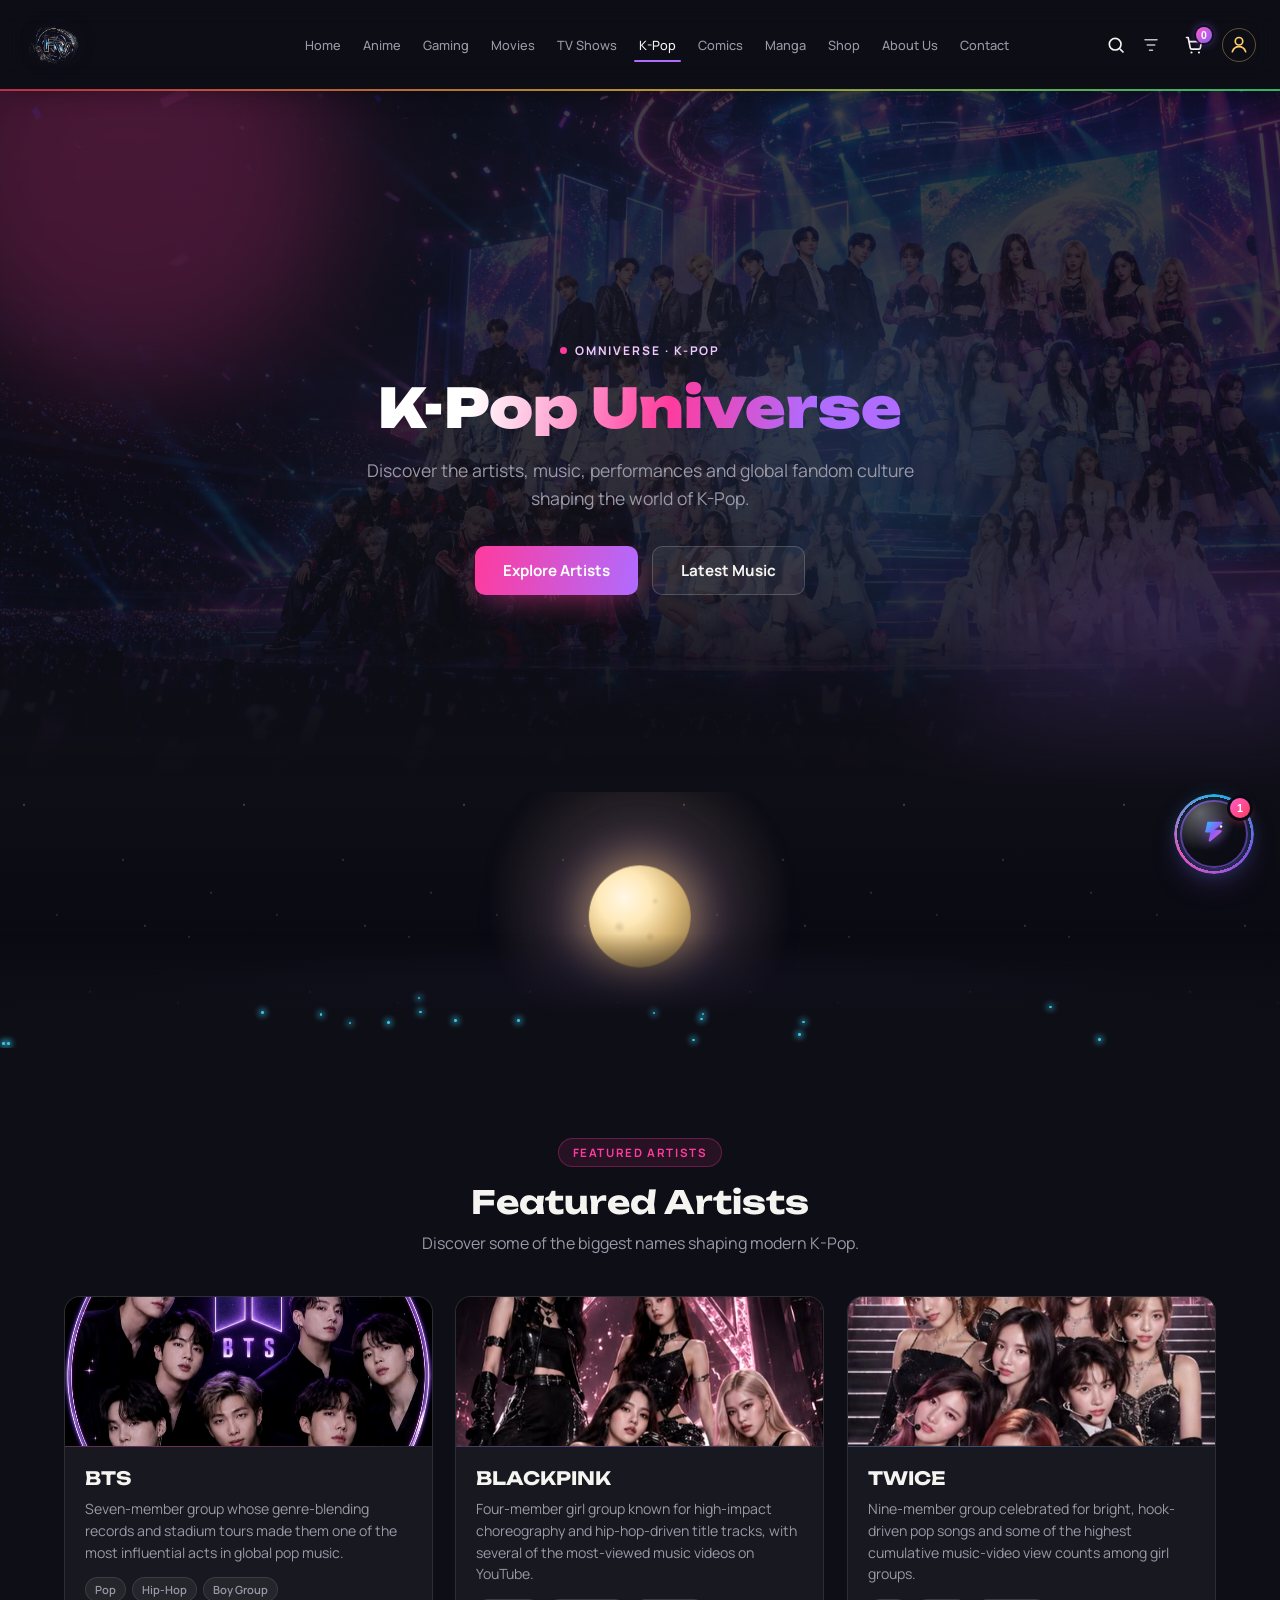
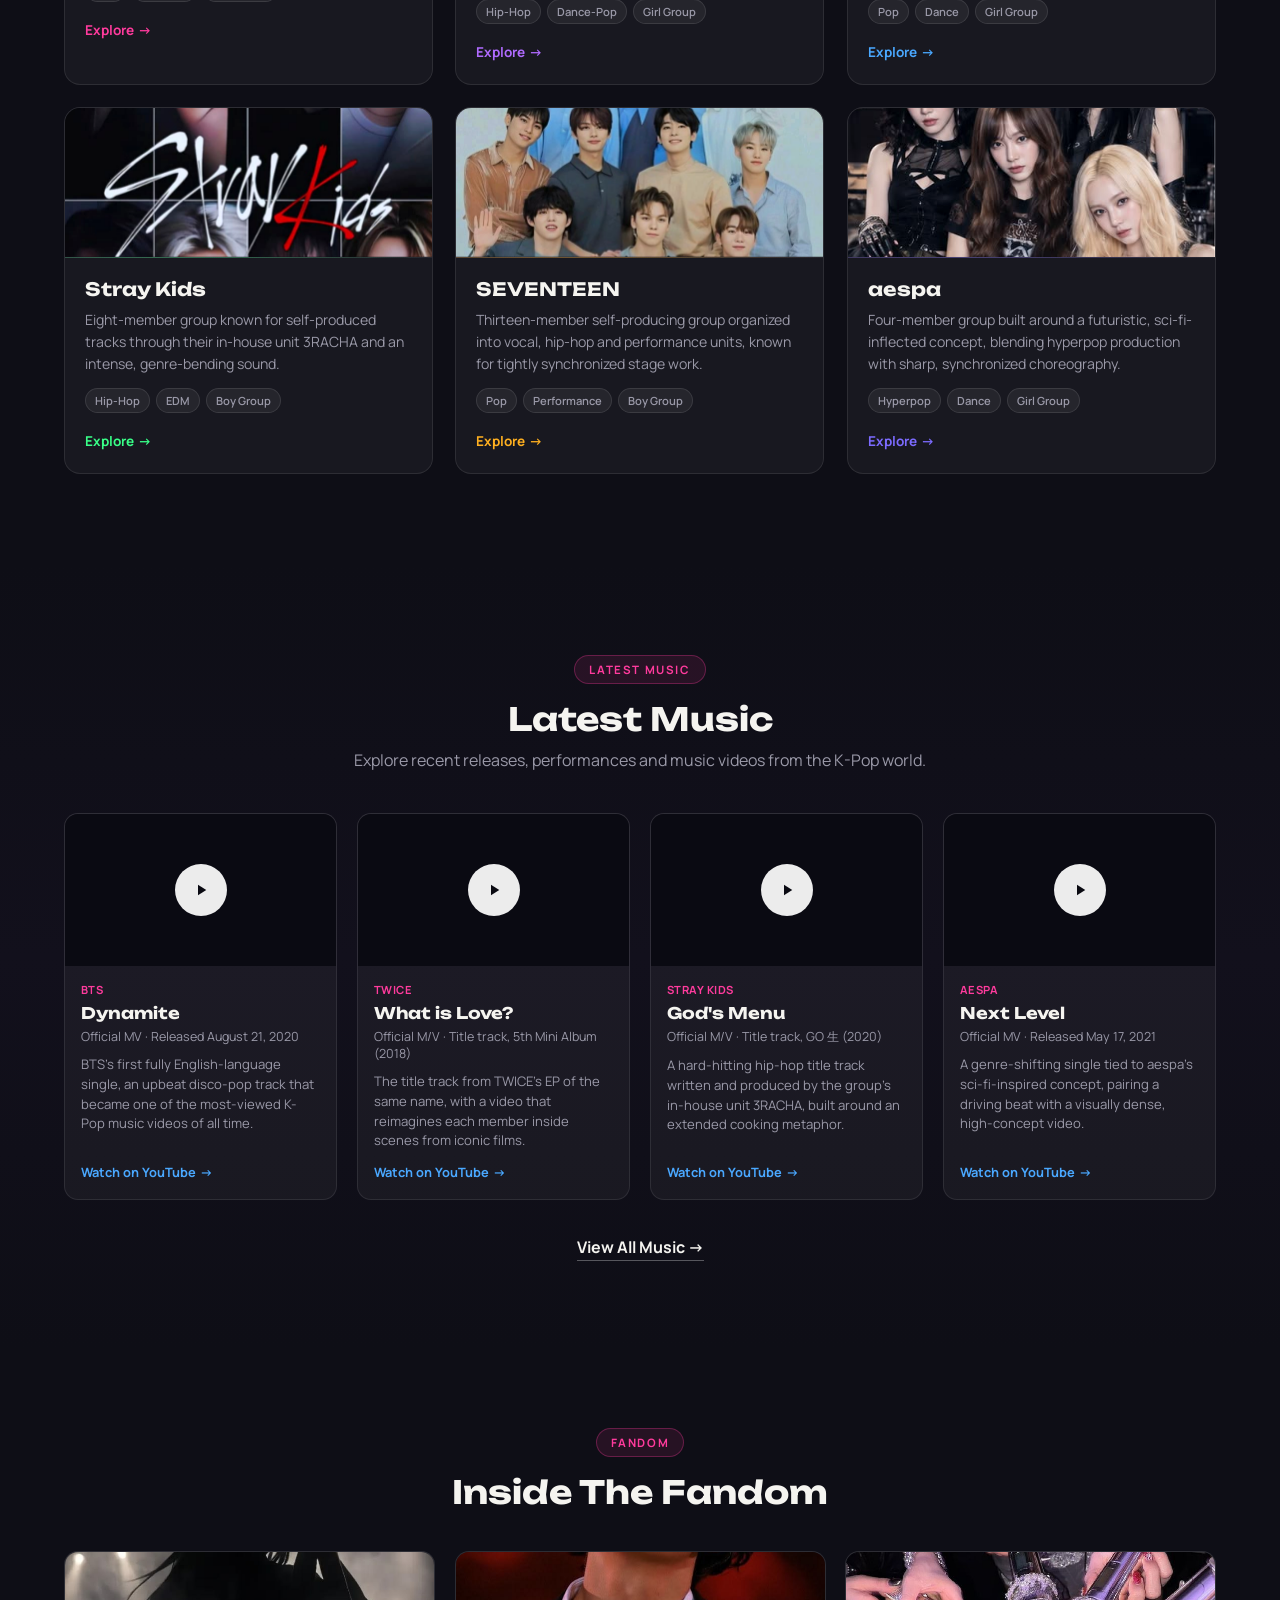
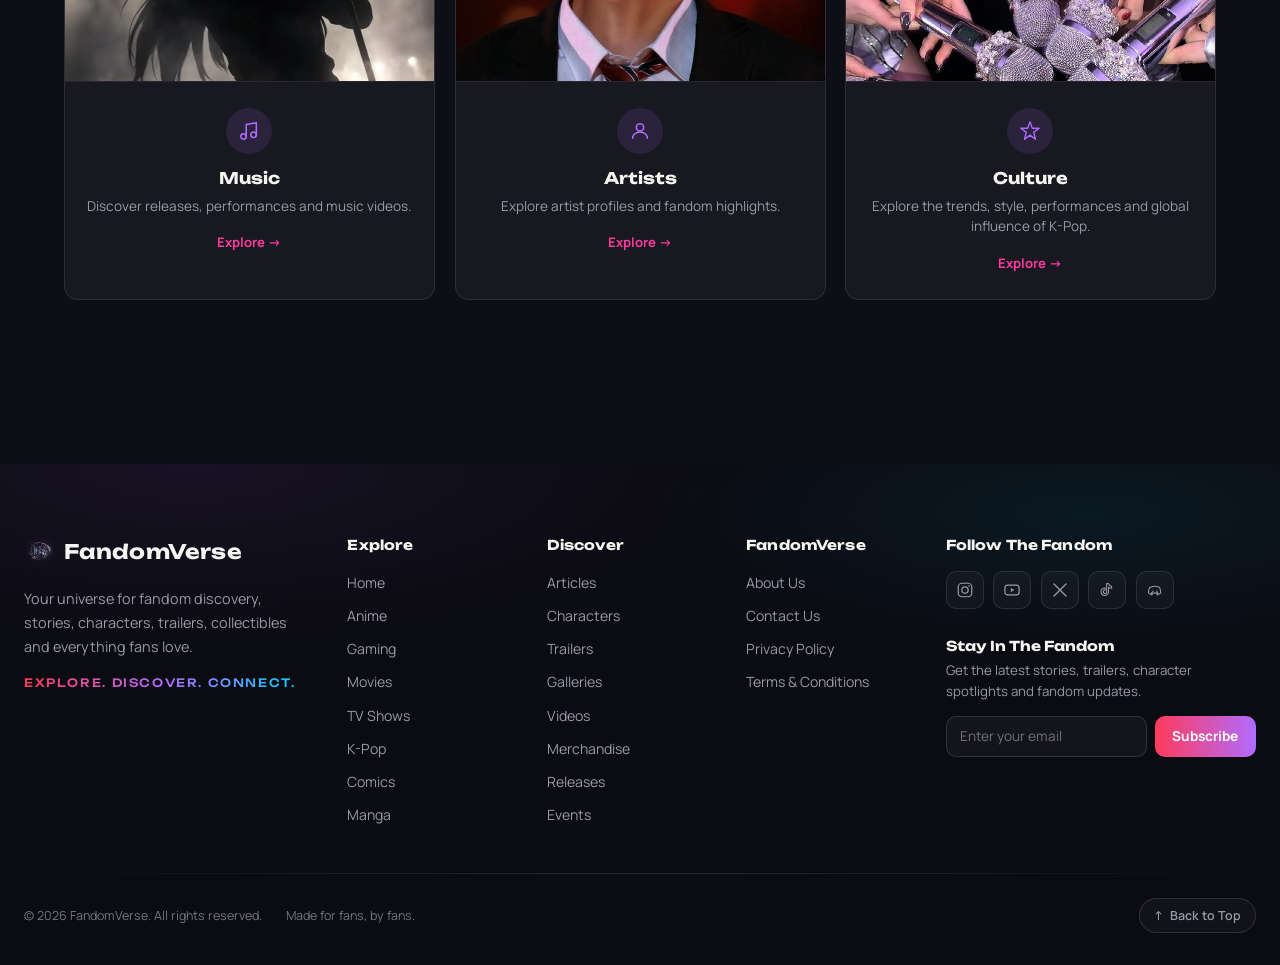
<file: kpop.html>
<!DOCTYPE html>
<html lang="en">

<head>
  <meta charset="UTF-8">
  <meta name="viewport" content="width=device-width, initial-scale=1.0">
  <title>FandomVerse — K-Pop</title>
  <link rel="icon" type="image/png" href="assets/images/favicon.png">
  <link rel="preconnect" href="https://fonts.googleapis.com">
  <link
    href="https://fonts.googleapis.com/css2?family=Unbounded:wght@500;700;900&family=Manrope:wght@400;500;700&display=swap"
    rel="stylesheet">
  <link rel="stylesheet" href="css/style.css">
  <link rel="stylesheet" href="css/fv-effects.css">
  <link rel="stylesheet" href="css/fv-chatbot.css">
  <link rel="stylesheet" href="css/fv-cart.css">
  <link rel="stylesheet" href="css/premium.css">
  <link rel="stylesheet" href="css/fv-premium-3d.css">
  <link rel="stylesheet" href="css/fv-navsearch.css">
  <link rel="stylesheet" href="css/fv-chatbot-3d.css">
  <link rel="stylesheet" href="css/fv-category-pages.css">
  <script src="js/fv-effects.js" defer></script>
</head>

<body data-page="kpop">

  <div id="fv-pagefx" aria-hidden="true">
    <div class="fv-pagefx__shard fv-pagefx__shard--1"></div>
    <div class="fv-pagefx__shard fv-pagefx__shard--2"></div>
    <div class="fv-pagefx__shard fv-pagefx__shard--3"></div>
    <div class="fv-pagefx__shard fv-pagefx__shard--4"></div>
    <div class="fv-pagefx__mark"><img src="assets/images/fandomverse-logo.png" alt=""></div>
  </div>


  <header class="site-header" id="site-header">
    <div class="header-inner">
      <a href="index.html" class="brand-mark" aria-label="FandomVerse home">
        <img src="assets/images/fandomverse-logo.png" alt="FandomVerse" class="brand-logo">
      </a>

      <nav class="main-nav" id="main-nav">
        <span class="nav-pill" id="nav-pill" aria-hidden="true"></span>
        <a href="index.html">Home</a>
        <a href="anime.html">Anime</a>
        <a href="gaming.html">Gaming</a>
        <a href="movies.html">Movies</a>
        <a href="tvshows.html">TV Shows</a>
        <a href="kpop.html">K-Pop</a>
        <a href="comics.html">Comics</a>
        <a href="manga.html">Manga</a>
        <a href="shop.html">Shop</a>
        <a href="about.html">About Us</a>
        <a href="contact.html">Contact</a>
      </nav>

      <div class="header-actions">
        <div class="search-box" id="search-box">
          <button class="icon-btn" id="search-toggle" aria-label="Search">
            <svg viewBox="0 0 24 24" width="20" height="20">
              <circle cx="11" cy="11" r="7" fill="none" stroke="currentColor" stroke-width="2" />
              <line x1="21" y1="21" x2="16.65" y2="16.65" stroke="currentColor" stroke-width="2" />
            </svg>
          </button>
          <input type="text" id="search-input" placeholder="Search characters, shows, merch…" autocomplete="off">
          <button class="icon-btn sf-toggle" id="search-filter-toggle" aria-label="Filter and sort"
            aria-expanded="false">
            <svg viewBox="0 0 24 24" width="18" height="18">
              <path d="M4 5h16M7 12h10M10 19h4" fill="none" stroke="currentColor" stroke-width="2"
                stroke-linecap="round" />
            </svg>
            <span class="sf-dot" aria-hidden="true"></span>
          </button>
          <div class="sf-panel" id="sf-panel" role="dialog" aria-label="Search filters and sorting">
            <div class="sf-panel__glow" aria-hidden="true"></div>
            <div class="sf-panel__inner">
              <div class="sf-panel__row sf-panel__row--sort" id="sf-sort-row">
                <span class="sf-panel__label">Sort by</span>
                <div class="sf-sort" id="sf-sort" role="listbox"></div>
              </div>
              <div class="sf-panel__row sf-panel__row--filter">
                <span class="sf-panel__label">Filter</span>
                <div class="sf-chips" id="sf-chips"></div>
              </div>
              <div class="sf-panel__footer">
                <button type="button" class="sf-clear" id="sf-clear">Clear all</button>
                <span class="sf-count" id="sf-count"></span>
              </div>
            </div>
          </div>
        </div>
        <button class="icon-btn" id="cart-toggle" aria-label="Cart">
          <svg viewBox="0 0 24 24" width="20" height="20">
            <path d="M3 3h2l2.4 12.2a2 2 0 0 0 2 1.8h8.2a2 2 0 0 0 2-1.6L21 8H6" fill="none" stroke="currentColor"
              stroke-width="2" stroke-linecap="round" stroke-linejoin="round" />
            <circle cx="9" cy="21" r="1.3" fill="currentColor" />
            <circle cx="18" cy="21" r="1.3" fill="currentColor" />
          </svg>
          <span class="cart-count" id="cart-count">0</span>
        </button>
        <button class="menu-toggle" id="menu-toggle" aria-label="Menu" aria-expanded="false">
          <span></span><span></span><span></span>
        </button>
      </div>
    </div>
  </header>


  <div class="mobile-nav" id="mobile-nav">
    <nav>
      <a href="anime.html">Anime</a>
      <a href="gaming.html">Gaming</a>
      <a href="movies.html">Movies</a>
      <a href="tvshows.html">TV Shows</a>
      <a href="kpop.html">K-Pop</a>
      <a href="comics.html">Comics</a>
      <a href="manga.html">Manga</a>
      <a href="shop.html">Shop</a>
      <a href="about.html">About Us</a>
      <a href="contact.html">Contact</a>
    </nav>
  </div>

  <section class="fv-kpop-hero" id="fv-kpop-hero" aria-labelledby="fv-kpop-hero-title">
    <div class="fv-kpop-hero__bg" aria-hidden="true">
      <div class="fv-kpop-hero__bg" style="background-image:url('assets/images/kpop/kpop-hero-bg.jpg');"
        aria-hidden="true"></div>
      <style>
        .fv-kpop-hero__bg {
          background-size: cover;
          background-position: center;
        }

        .fv-kpop-hero__bg::after {
          content: "";
          position: absolute;
          top: 0;
          left: 0;
          right: 0;
          bottom: 0;
          background: linear-gradient(180deg, rgba(14, 14, 22, 0.55) 0%, rgba(14, 14, 22, 0.65) 75%, var(--bg-void) 100%);
        }
      </style>
      <span class="fv-kpop-hero__beam fv-kpop-hero__beam--1"></span>
      <span class="fv-kpop-hero__beam fv-kpop-hero__beam--2"></span>
      <span class="fv-kpop-hero__beam fv-kpop-hero__beam--3"></span>
      <span class="fv-kpop-hero__grid"></span>
      <span class="fv-kpop-hero__glow"></span>
    </div>

    <div class="fv-kpop-hero__inner">
      <span class="fv-kpop-hero__eyebrow">
        <span class="fv-kpop-hero__pulse" aria-hidden="true"></span> OMNIVERSE &middot; K-POP
      </span>
      <h1 class="fv-kpop-hero__title" id="fv-kpop-hero-title">K-Pop Universe</h1>
      <p class="fv-kpop-hero__desc">
        Discover the artists, music, performances and global fandom culture shaping the world of K-Pop.
      </p>
      <div class="fv-kpop-hero__actions">
        <a href="#fv-kpop-artists" class="fv-kpop-btn fv-kpop-btn--primary" data-fv-kpop-scroll="#fv-kpop-artists">
          Explore Artists
        </a>
        <a href="#fv-kpop-music" class="fv-kpop-btn fv-kpop-btn--ghost" data-fv-kpop-scroll="#fv-kpop-music">
          Latest Music
        </a>
      </div>
    </div>
  </section>

  <section class="fv-kpop-artists" id="fv-kpop-artists" aria-labelledby="fv-kpop-artists-title">
    <div class="fv-kpop-container">
      <div class="fv-kpop-section-head">
        <span class="fv-kpop-badge">FEATURED ARTISTS</span>
        <h2 class="fv-kpop-section-title" id="fv-kpop-artists-title">Featured Artists</h2>
        <p class="fv-kpop-section-sub">Discover some of the biggest names shaping modern K-Pop.</p>
      </div>

      <div class="fv-kpop-artist-grid">

        <article class="fv-kpop-artist-card" style="--fvk-accent:#ff3b9d;--fvk-glow:rgba(255,59,157,.4);">
          <div class="fv-kpop-artist-card__media">
            <img class="fv-kpop-artist-card__img" src="assets/images/kpop/artists/bts.jpg" alt="BTS" loading="lazy">
          </div>
          <div class="fv-kpop-artist-card__body">
            <h3 class="fv-kpop-artist-card__name">BTS</h3>
            <p class="fv-kpop-artist-card__desc">Seven-member group whose genre-blending records and stadium tours made
              them one of the most influential acts in global pop music.</p>
            <div class="fv-kpop-artist-card__tags">
              <span>Pop</span><span>Hip-Hop</span><span>Boy Group</span>
            </div>
            <a href="https://www.youtube.com/@BTS" class="fv-kpop-artist-card__cta" target="_blank"
              rel="noopener">Explore <span aria-hidden="true">→</span></a>
          </div>
        </article>

        <article class="fv-kpop-artist-card" style="--fvk-accent:#b06bff;--fvk-glow:rgba(176,107,255,.4);">
          <div class="fv-kpop-artist-card__media">
            <img class="fv-kpop-artist-card__img" src="assets/images/kpop/artists/blackpink.jpg" alt="BLACKPINK"
              loading="lazy">
          </div>
          <div class="fv-kpop-artist-card__body">
            <h3 class="fv-kpop-artist-card__name">BLACKPINK</h3>
            <p class="fv-kpop-artist-card__desc">Four-member girl group known for high-impact choreography and
              hip-hop-driven title tracks, with several of the most-viewed music videos on YouTube.</p>
            <div class="fv-kpop-artist-card__tags">
              <span>Hip-Hop</span><span>Dance-Pop</span><span>Girl Group</span>
            </div>
            <a href="https://www.youtube.com/@BLACKPINK" class="fv-kpop-artist-card__cta" target="_blank"
              rel="noopener">Explore <span aria-hidden="true">→</span></a>
          </div>
        </article>

        <article class="fv-kpop-artist-card" style="--fvk-accent:#4aa8ff;--fvk-glow:rgba(74,168,255,.4);">
          <div class="fv-kpop-artist-card__media">
            <img class="fv-kpop-artist-card__img" src="assets/images/kpop/artists/twice.jpg" alt="TWICE" loading="lazy">
          </div>
          <div class="fv-kpop-artist-card__body">
            <h3 class="fv-kpop-artist-card__name">TWICE</h3>
            <p class="fv-kpop-artist-card__desc">Nine-member group celebrated for bright, hook-driven pop songs and some
              of the highest cumulative music-video view counts among girl groups.</p>
            <div class="fv-kpop-artist-card__tags">
              <span>Pop</span><span>Dance</span><span>Girl Group</span>
            </div>
            <a href="https://www.youtube.com/@TWICE" class="fv-kpop-artist-card__cta" target="_blank"
              rel="noopener">Explore <span aria-hidden="true">→</span></a>
          </div>
        </article>

        <article class="fv-kpop-artist-card" style="--fvk-accent:#39ff88;--fvk-glow:rgba(57,255,136,.4);">
          <div class="fv-kpop-artist-card__media">
            <img class="fv-kpop-artist-card__img" src="assets/images/kpop/artists/stray-kids.jpg" alt="Stray Kids"
              loading="lazy">
          </div>
          <div class="fv-kpop-artist-card__body">
            <h3 class="fv-kpop-artist-card__name">Stray Kids</h3>
            <p class="fv-kpop-artist-card__desc">Eight-member group known for self-produced tracks through their
              in-house unit 3RACHA and an intense, genre-bending sound.</p>
            <div class="fv-kpop-artist-card__tags">
              <span>Hip-Hop</span><span>EDM</span><span>Boy Group</span>
            </div>
            <a href="https://www.youtube.com/@StrayKids" class="fv-kpop-artist-card__cta" target="_blank"
              rel="noopener">Explore <span aria-hidden="true">→</span></a>
          </div>
        </article>

        <article class="fv-kpop-artist-card" style="--fvk-accent:#ffb020;--fvk-glow:rgba(255,176,32,.4);">
          <div class="fv-kpop-artist-card__media">
            <img class="fv-kpop-artist-card__img" src="assets/images/kpop/artists/seventeen.jpg" alt="SEVENTEEN"
              loading="lazy">
          </div>
          <div class="fv-kpop-artist-card__body">
            <h3 class="fv-kpop-artist-card__name">SEVENTEEN</h3>
            <p class="fv-kpop-artist-card__desc">Thirteen-member self-producing group organized into vocal, hip-hop and
              performance units, known for tightly synchronized stage work.</p>
            <div class="fv-kpop-artist-card__tags">
              <span>Pop</span><span>Performance</span><span>Boy Group</span>
            </div>
            <a href="https://www.youtube.com/@SEVENTEEN" class="fv-kpop-artist-card__cta" target="_blank"
              rel="noopener">Explore <span aria-hidden="true">→</span></a>
          </div>
        </article>

        <article class="fv-kpop-artist-card" style="--fvk-accent:#7c6bff;--fvk-glow:rgba(124,107,255,.4);">
          <div class="fv-kpop-artist-card__media">
            <img class="fv-kpop-artist-card__img" src="assets/images/kpop/artists/aespa.jpg" alt="aespa" loading="lazy">
          </div>
          <div class="fv-kpop-artist-card__body">
            <h3 class="fv-kpop-artist-card__name">aespa</h3>
            <p class="fv-kpop-artist-card__desc">Four-member group built around a futuristic, sci-fi-inflected concept,
              blending hyperpop production with sharp, synchronized choreography.</p>
            <div class="fv-kpop-artist-card__tags">
              <span>Hyperpop</span><span>Dance</span><span>Girl Group</span>
            </div>
            <a href="https://www.youtube.com/@aespa" class="fv-kpop-artist-card__cta" target="_blank"
              rel="noopener">Explore <span aria-hidden="true">→</span></a>
          </div>
        </article>

      </div>
    </div>
  </section>

  <section class="fv-kpop-music" id="fv-kpop-music" aria-labelledby="fv-kpop-music-title">
    <div class="fv-kpop-container">
      <div class="fv-kpop-section-head">
        <span class="fv-kpop-badge">LATEST MUSIC</span>
        <h2 class="fv-kpop-section-title" id="fv-kpop-music-title">Latest Music</h2>
        <p class="fv-kpop-section-sub">Explore recent releases, performances and music videos from the K-Pop world.</p>
      </div>

      <div class="fv-kpop-music-grid" id="fv-kpop-music-grid">

      </div>

      <div class="fv-kpop-music-footer">
        <a href="videos.html" class="fv-kpop-viewall">View All Music <span aria-hidden="true">→</span></a>
      </div>
    </div>
  </section>

  <div class="fv-kpop-modal" id="fv-kpop-modal" role="dialog" aria-modal="true" aria-labelledby="fv-kpop-modal-title"
    hidden>
    <div class="fv-kpop-modal__backdrop" data-fv-kpop-modal-close></div>
    <div class="fv-kpop-modal__panel">
      <button type="button" class="fv-kpop-modal__close" data-fv-kpop-modal-close aria-label="Close video">
        <svg viewBox="0 0 24 24" width="18" height="18" aria-hidden="true">
          <path d="M5 5 L19 19 M19 5 L5 19" stroke="currentColor" stroke-width="2" stroke-linecap="round" />
        </svg>
      </button>
      <h3 class="fv-kpop-modal__title" id="fv-kpop-modal-title"></h3>
      <div class="fv-kpop-modal__frame" id="fv-kpop-modal-frame"></div>
      <a href="#" class="fv-kpop-modal__fallback" id="fv-kpop-modal-fallback" target="_blank" rel="noopener" hidden>
        Watch on YouTube <span aria-hidden="true">→</span>
      </a>
    </div>
  </div>

  <section class="fv-kpop-fandom" id="fv-kpop-fandom" aria-labelledby="fv-kpop-fandom-title">
    <div class="fv-kpop-container">
      <div class="fv-kpop-section-head">
        <span class="fv-kpop-badge">FANDOM</span>
        <h2 class="fv-kpop-section-title" id="fv-kpop-fandom-title">Inside The Fandom</h2>
      </div>

      <div class="fv-kpop-fandom-grid">

        <article class="fv-kpop-fandom-card">
          <div class="fv-kpop-fandom-card__media">
            <img src="assets/images/kpop/fandom/music.jpg" alt="" loading="lazy">
          </div>
          <div class="fv-kpop-fandom-card__body">
            <span class="fv-kpop-fandom-card__icon" aria-hidden="true">
              <svg viewBox="0 0 24 24" width="22" height="22">
                <path d="M9 18V5l11-2v13" stroke="currentColor" stroke-width="1.7" fill="none" stroke-linecap="round"
                  stroke-linejoin="round" />
                <circle cx="6" cy="18" r="3" stroke="currentColor" stroke-width="1.7" fill="none" />
                <circle cx="17" cy="16" r="3" stroke="currentColor" stroke-width="1.7" fill="none" />
              </svg>
            </span>
            <h3 class="fv-kpop-fandom-card__title">Music</h3>
            <p class="fv-kpop-fandom-card__desc">Discover releases, performances and music videos.</p>
            <a href="#fv-kpop-music" class="fv-kpop-fandom-card__link" data-fv-kpop-scroll="#fv-kpop-music">Explore
              <span aria-hidden="true">→</span></a>
          </div>
        </article>

        <article class="fv-kpop-fandom-card">
          <div class="fv-kpop-fandom-card__media">
            <img src="assets/images/kpop/fandom/artists.jpg" alt="" loading="lazy">
          </div>
          <div class="fv-kpop-fandom-card__body">
            <span class="fv-kpop-fandom-card__icon" aria-hidden="true">
              <svg viewBox="0 0 24 24" width="22" height="22">
                <circle cx="12" cy="8" r="4" stroke="currentColor" stroke-width="1.7" fill="none" />
                <path d="M4 20c0-4 3.6-7 8-7s8 3 8 7" stroke="currentColor" stroke-width="1.7" fill="none"
                  stroke-linecap="round" />
              </svg>
            </span>
            <h3 class="fv-kpop-fandom-card__title">Artists</h3>
            <p class="fv-kpop-fandom-card__desc">Explore artist profiles and fandom highlights.</p>
            <a href="#fv-kpop-artists" class="fv-kpop-fandom-card__link" data-fv-kpop-scroll="#fv-kpop-artists">Explore
              <span aria-hidden="true">→</span></a>
          </div>
        </article>

        <article class="fv-kpop-fandom-card">
          <div class="fv-kpop-fandom-card__media">
            <img src="assets/images/kpop/fandom/culture.jpg" alt="" loading="lazy">
          </div>
          <div class="fv-kpop-fandom-card__body">
            <span class="fv-kpop-fandom-card__icon" aria-hidden="true">
              <svg viewBox="0 0 24 24" width="22" height="22">
                <path d="M12 2 L14.5 9 L22 9 L16 13.5 L18 21 L12 16.5 L6 21 L8 13.5 L2 9 L9.5 9 Z" stroke="currentColor"
                  stroke-width="1.5" fill="none" stroke-linejoin="round" />
              </svg>
            </span>
            <h3 class="fv-kpop-fandom-card__title">Culture</h3>
            <p class="fv-kpop-fandom-card__desc">Explore the trends, style, performances and global influence of K-Pop.
            </p>
            <a href="#fv-kpop-hero" class="fv-kpop-fandom-card__link" data-fv-kpop-scroll="#fv-kpop-hero">Explore <span
                aria-hidden="true">→</span></a>
          </div>
        </article>

      </div>
    </div>
  </section>
  <footer class="fv-footer" id="fv-footer" aria-labelledby="fv-footer-brand-name">
    <div class="fv-footer-glow" aria-hidden="true"></div>

    <div class="fv-footer-container">

      <div class="fv-footer-top">


        <div class="fv-footer-brand">
          <a href="index.html" class="fv-footer-brand-mark" aria-label="FandomVerse home">
            <span class="fv-footer-logo" aria-hidden="true">
              <img src="assets/images/fv-footer-logo.png" alt="" width="30" height="30">
            </span>
            <span class="fv-footer-brand-name" id="fv-footer-brand-name">FandomVerse</span>
          </a>

          <p class="fv-footer-desc">
            Your universe for fandom discovery, stories, characters, trailers, collectibles and everything fans love.
          </p>

          <p class="fv-footer-tagline">Explore. Discover. Connect.</p>
        </div>


        <nav class="fv-footer-column" aria-labelledby="fv-footer-explore-heading">
          <h3 class="fv-footer-heading" id="fv-footer-explore-heading">Explore</h3>
          <ul class="fv-footer-links">
            <li><a href="index.html">Home</a></li>
            <li><a href="anime.html">Anime</a></li>
            <li><a href="gaming.html">Gaming</a></li>
            <li><a href="movies.html">Movies</a></li>
            <li><a href="tvshows.html">TV Shows</a></li>
            <li><a href="kpop.html">K-Pop</a></li>
            <li><a href="comics.html">Comics</a></li>
            <li><a href="manga.html">Manga</a></li>
          </ul>
        </nav>


        <nav class="fv-footer-column" aria-labelledby="fv-footer-discover-heading">
          <h3 class="fv-footer-heading" id="fv-footer-discover-heading">Discover</h3>
          <ul class="fv-footer-links">
            <li><a href="index.html#fv-articles">Articles</a></li>
            <li><a href="characters.html">Characters</a></li>
            <li><a href="trailers.html">Trailers</a></li>
            <li><a href="#">Galleries</a></li>
            <li><a href="#">Videos</a></li>
            <li><a href="merchandise.html">Merchandise</a></li>
            <li><a href="#">Releases</a></li>
            <li><a href="#">Events</a></li>
          </ul>
        </nav>


        <nav class="fv-footer-column" aria-labelledby="fv-footer-info-heading">
          <h3 class="fv-footer-heading" id="fv-footer-info-heading">FandomVerse</h3>
          <ul class="fv-footer-links">
            <li><a href="about.html">About Us</a></li>
            <li><a href="contact.html">Contact Us</a></li>
            <li><a href="#">Privacy Policy</a></li>
            <li><a href="#">Terms &amp; Conditions</a></li>
          </ul>
        </nav>


        <div class="fv-footer-column fv-footer-connect">
          <h3 class="fv-footer-heading">Follow The Fandom</h3>
          <div class="fv-footer-social">
            <a href="#" class="fv-footer-social-btn" aria-label="FandomVerse Instagram">
              <svg viewBox="0 0 24 24" width="18" height="18" aria-hidden="true">
                <rect x="3" y="3" width="18" height="18" rx="5" fill="none" stroke="currentColor" stroke-width="1.6" />
                <circle cx="12" cy="12" r="4.2" fill="none" stroke="currentColor" stroke-width="1.6" />
                <circle cx="17.3" cy="6.7" r="1.1" fill="currentColor" />
              </svg>
            </a>
            <a href="#" class="fv-footer-social-btn" aria-label="FandomVerse YouTube">
              <svg viewBox="0 0 24 24" width="18" height="18" aria-hidden="true">
                <rect x="2.5" y="5.5" width="19" height="13" rx="4" fill="none" stroke="currentColor"
                  stroke-width="1.6" />
                <path d="M10.5 9.3 L15 12 L10.5 14.7 Z" fill="currentColor" />
              </svg>
            </a>
            <a href="#" class="fv-footer-social-btn" aria-label="FandomVerse X / Twitter">
              <svg viewBox="0 0 24 24" width="18" height="18" aria-hidden="true">
                <path d="M4 4 L20 20 M20 4 L4 20" stroke="currentColor" stroke-width="1.8" stroke-linecap="round" />
              </svg>
            </a>
            <a href="#" class="fv-footer-social-btn" aria-label="FandomVerse TikTok">
              <svg viewBox="0 0 24 24" width="18" height="18" aria-hidden="true">
                <path
                  d="M14 3.5c.6 2 2.1 3.3 4.2 3.5v2.6c-1.5 0-2.9-.4-4.2-1.3v6.1a5 5 0 1 1-4.6-5v2.7a2.3 2.3 0 1 0 2.1 2.3V3.5Z"
                  fill="none" stroke="currentColor" stroke-width="1.4" stroke-linejoin="round" />
              </svg>
            </a>
            <a href="#" class="fv-footer-social-btn" aria-label="FandomVerse Discord">
              <svg viewBox="0 0 24 24" width="18" height="18" aria-hidden="true">
                <path
                  d="M6 8.5c2-1.2 3.8-1.6 6-1.6s4 .4 6 1.6c1.2 2.4 1.8 4.9 1.6 7.7-1.6 1.2-3.1 1.9-4.6 2.3l-.7-1.4c.7-.2 1.3-.5 1.9-.9-.5-.3-.9-.6-1.4-.7-2 .8-4.7.8-6.7 0-.5.1-.9.4-1.4.7.6.4 1.2.7 1.9.9l-.7 1.4c-1.5-.4-3-1.1-4.6-2.3-.2-2.8.4-5.3 1.6-7.7Z"
                  fill="none" stroke="currentColor" stroke-width="1.4" stroke-linejoin="round" />
                <circle cx="9.3" cy="13.6" r="1" fill="currentColor" />
                <circle cx="14.7" cy="13.6" r="1" fill="currentColor" />
              </svg>
            </a>
          </div>

          <div class="fv-footer-newsletter">
            <h4 class="fv-footer-newsletter-heading">Stay In The Fandom</h4>
            <p class="fv-footer-newsletter-text">Get the latest stories, trailers, character spotlights and fandom
              updates.</p>

            <form class="fv-footer-newsletter-form" id="fv-footer-newsletter-form" novalidate>
              <label for="fv-footer-email" class="fv-footer-visually-hidden">Email address</label>
              <input type="email" id="fv-footer-email" class="fv-footer-input" placeholder="Enter your email"
                autocomplete="email" aria-describedby="fv-footer-newsletter-msg">
              <button type="submit" class="fv-footer-button" id="fv-footer-subscribe-btn">Subscribe</button>
            </form>
            <p class="fv-footer-newsletter-msg" id="fv-footer-newsletter-msg" role="status" aria-live="polite"></p>
          </div>
        </div>

      </div>

      <div class="fv-footer-divider" role="separator" aria-hidden="true"></div>

      <div class="fv-footer-bottom">
        <p class="fv-footer-copy">&copy; <span id="fv-footer-year">2026</span> FandomVerse. All rights reserved.</p>
        <p class="fv-footer-madeby">Made for fans, by fans.</p>

        <button type="button" class="fv-footer-back-top" id="fv-footer-back-top" aria-label="Back to top">
          <span aria-hidden="true">↑</span> Back to Top
        </button>
      </div>

    </div>
  </footer>

  <script src="js/main.js"></script>
  <script src="js/kpop-content.js"></script>

  <div id="fvc-root">
    <button type="button" id="fvc-launcher" class="fvc-launcher" aria-haspopup="dialog" aria-expanded="false"
      aria-controls="fvc-panel" aria-label="Open FandomVerse chat">
      <span class="fvc-launcher__ring" aria-hidden="true"></span>
      <span class="fvc-launcher__pulse" aria-hidden="true"></span>
      <svg class="fvc-launcher__icon" viewBox="0 0 64 64" aria-hidden="true">
        <defs>
          <linearGradient id="fvcMarkGrad" x1="0%" y1="0%" x2="100%" y2="100%">
            <stop offset="0%" stop-color="#28c7ff" />
            <stop offset="50%" stop-color="#8b5cf6" />
            <stop offset="100%" stop-color="#ff5ecb" />
          </linearGradient>
        </defs>
        <path fill="url(#fvcMarkGrad)"
          d="M18 6 L47 6 C49.8 6 51 8.6 48.8 10.7 L33 23.5 L45.5 23.5 C48.3 23.5 49.5 26.1 47.3 28.2 L24.5 47.5 C22.5 49.2 20 47.6 20.6 45.1 L24.5 29 L15.8 29 C13.2 29 12 26.6 14 24.6 L18 6 Z" />
        <circle class="fvc-launcher__spark" cx="47" cy="16" r="2.6" fill="#fff" />
      </svg>
      <svg class="fvc-launcher__close" viewBox="0 0 24 24" aria-hidden="true">
        <path d="M6 6L18 18M18 6L6 18" stroke="#fff" stroke-width="2.4" stroke-linecap="round" />
      </svg>
      <span class="fvc-launcher__badge" id="fvc-badge">1</span>
    </button>

    <div class="fvc-panel" id="fvc-panel" role="dialog" aria-modal="false" aria-label="FandomVerse concierge chat"
      aria-hidden="true">
      <div class="fvc-panel__inner">

        <header class="fvc-head">
          <div class="fvc-head__id">
            <span class="fvc-head__avatar">
              <svg viewBox="0 0 64 64" aria-hidden="true">
                <use href="#fvcMarkPath"></use>
                <path fill="url(#fvcMarkGrad)"
                  d="M18 6 L47 6 C49.8 6 51 8.6 48.8 10.7 L33 23.5 L45.5 23.5 C48.3 23.5 49.5 26.1 47.3 28.2 L24.5 47.5 C22.5 49.2 20 47.6 20.6 45.1 L24.5 29 L15.8 29 C13.2 29 12 26.6 14 24.6 L18 6 Z" />
              </svg>
              <span class="fvc-head__dot" aria-hidden="true"></span>
            </span>
            <div class="fvc-head__text">
              <strong>FandomVerse Concierge</strong>
              <span>● Online now — replies instantly</span>
            </div>
          </div>
          <button type="button" class="fvc-head__close" id="fvc-close" aria-label="Close chat">
            <svg viewBox="0 0 24 24" aria-hidden="true">
              <path d="M6 6L18 18M18 6L6 18" stroke="currentColor" stroke-width="2.2" stroke-linecap="round" />
            </svg>
          </button>
        </header>

        <div class="fvc-premium">
          <span class="fvc-premium__icon"><svg viewBox="0 0 24 24" fill="none" aria-hidden="true">
              <path
                d="M3 8.5l3.6 2.4L12 4l5.4 6.9 3.6-2.4-1.6 9.8a1.3 1.3 0 01-1.28 1.1H5.88A1.3 1.3 0 014.6 18.3L3 8.5z"
                fill="currentColor" />
              <circle cx="3" cy="7" r="1.4" fill="currentColor" />
              <circle cx="12" cy="3" r="1.4" fill="currentColor" />
              <circle cx="21" cy="7" r="1.4" fill="currentColor" />
            </svg></span>
          <span class="fvc-premium__text">Ultra VIP Concierge</span>
        </div>


        <form class="fvc-gate" id="fvc-gate" novalidate>
          <h3 class="fvc-gate__title">Let's get you sorted ✦</h3>
          <p class="fvc-gate__sub">Tell us a bit about you so the concierge can personalize your visit across
            FandomVerse.</p>

          <div class="fvc-field" id="fvc-name-field">
            <label for="fvc-name">Full name</label>
            <div class="fvc-field__wrap">
              <svg class="fvc-field__icon" viewBox="0 0 24 24" fill="none" aria-hidden="true">
                <path d="M12 12a4.5 4.5 0 100-9 4.5 4.5 0 000 9zM4 20.5c0-3.6 3.58-6.5 8-6.5s8 2.9 8 6.5"
                  stroke="currentColor" stroke-width="1.6" stroke-linecap="round" />
              </svg>
              <input type="text" id="fvc-name" name="name" placeholder="e.g. Bilal Ahmed" autocomplete="name" required
                minlength="2" maxlength="60">
              <span class="fvc-field__status" id="fvc-name-status">
                <svg class="fvc-icon-ok" viewBox="0 0 20 20" fill="none">
                  <path d="M4 10l4 4 8-8" stroke="currentColor" stroke-width="2" stroke-linecap="round"
                    stroke-linejoin="round" />
                </svg>
              </span>
            </div>
            <div class="fvc-field__error" id="fvc-name-error">
              <svg viewBox="0 0 20 20" fill="none">
                <path d="M10 6v5m0 3h.01M18 10A8 8 0 112 10a8 8 0 0116 0z" stroke="currentColor" stroke-width="1.6" />
              </svg>
              <span>Please enter at least 2 characters (letters only).</span>
            </div>
          </div>

          <div class="fvc-field" id="fvc-email-field">
            <label for="fvc-email">Email address</label>
            <div class="fvc-field__wrap">
              <svg class="fvc-field__icon" viewBox="0 0 24 24" fill="none" aria-hidden="true">
                <path
                  d="M3 6.5A1.5 1.5 0 014.5 5h15A1.5 1.5 0 0121 6.5v11a1.5 1.5 0 01-1.5 1.5h-15A1.5 1.5 0 013 17.5v-11z"
                  stroke="currentColor" stroke-width="1.6" />
                <path d="M4 6.5l8 6 8-6" stroke="currentColor" stroke-width="1.6" stroke-linecap="round"
                  stroke-linejoin="round" />
              </svg>
              <input type="email" id="fvc-email" name="email" placeholder="you@example.com" autocomplete="email"
                required maxlength="120">
              <span class="fvc-field__status" id="fvc-email-status">
                <svg class="fvc-icon-ok" viewBox="0 0 20 20" fill="none">
                  <path d="M4 10l4 4 8-8" stroke="currentColor" stroke-width="2" stroke-linecap="round"
                    stroke-linejoin="round" />
                </svg>
              </span>
            </div>
            <div class="fvc-field__error" id="fvc-email-error">
              <svg viewBox="0 0 20 20" fill="none">
                <path d="M10 6v5m0 3h.01M18 10A8 8 0 112 10a8 8 0 0116 0z" stroke="currentColor" stroke-width="1.6" />
              </svg>
              <span>Enter a valid email address (e.g. name@domain.com).</span>
            </div>
          </div>

          <div class="fvc-field" id="fvc-fandom-field">
            <label for="fvc-fandom-btn">What are you into?</label>
            <div class="fvc-select" id="fvc-select">
              <select id="fvc-fandom" name="fandom" required class="fvc-select__native" tabindex="-1"
                aria-hidden="true">
                <option value="" disabled selected>Choose a fandom…</option>
                <option value="anime">Anime</option>
                <option value="movies">Movies</option>
                <option value="gaming">Gaming</option>
                <option value="kpop">K-Pop</option>
                <option value="manga">Manga</option>
                <option value="comics">Comics</option>
                <option value="tvshows">TV Shows</option>
                <option value="shop">Merch Shop</option>
              </select>
              <button type="button" class="fvc-select__btn" id="fvc-fandom-btn" aria-haspopup="listbox"
                aria-expanded="false">
                <svg class="fvc-field__icon" viewBox="0 0 24 24" fill="none" aria-hidden="true">
                  <path d="M12 2l2.6 6.6L21 9.3l-5 4.5 1.5 6.7L12 17l-5.5 3.5L8 13.8 3 9.3l6.4-.7L12 2z"
                    stroke="currentColor" stroke-width="1.5" stroke-linejoin="round" />
                </svg>
                <span class="fvc-select__label" id="fvc-fandom-label">Choose a fandom…</span>
                <svg class="fvc-select__chevron" viewBox="0 0 20 20" fill="none" aria-hidden="true">
                  <path d="M5 7.5l5 5 5-5" stroke="currentColor" stroke-width="1.8" stroke-linecap="round"
                    stroke-linejoin="round" />
                </svg>
              </button>
              <ul class="fvc-select__menu" id="fvc-fandom-menu" role="listbox" tabindex="-1"
                aria-label="Fandom options">
                <li role="option" data-value="anime" data-icon="anime">
                  <span class="fvc-opt__badge" style="--opt-accent:#ff3b5c">
                    <img class="fvc-opt__img" src="assets/images/categories/anime.jpg" alt="" loading="lazy">
                    <span class="fvc-opt__icon"><svg viewBox="0 0 24 24" fill="none" aria-hidden="true">
                        <path d="M12 3l1.8 5.2L19 10l-5.2 1.8L12 17l-1.8-5.2L5 10l5.2-1.8L12 3z" fill="currentColor" />
                      </svg></span>
                  </span>
                  <span class="fvc-opt__label">Anime</span>
                </li>
                <li role="option" data-value="movies" data-icon="movies">
                  <span class="fvc-opt__badge" style="--opt-accent:#ffcc33">
                    <img class="fvc-opt__img" src="assets/images/categories/movies.jpg" alt="" loading="lazy">
                    <span class="fvc-opt__icon"><svg viewBox="0 0 24 24" fill="none" aria-hidden="true">
                        <path d="M4 10h16v9a1 1 0 01-1 1H5a1 1 0 01-1-1v-9z" stroke="currentColor" stroke-width="1.6"
                          stroke-linejoin="round" />
                        <path d="M4 10l1.2-3.6a1 1 0 01.95-.68h11.7a1 1 0 01.95.68L20 10M8 6l-1 4M13 6l-1 4"
                          stroke="currentColor" stroke-width="1.6" stroke-linecap="round" stroke-linejoin="round" />
                      </svg></span>
                  </span>
                  <span class="fvc-opt__label">Movies</span>
                </li>
                <li role="option" data-value="gaming" data-icon="gaming">
                  <span class="fvc-opt__badge" style="--opt-accent:#39ff88">
                    <img class="fvc-opt__img" src="assets/images/categories/gaming.jpg" alt="" loading="lazy">
                    <span class="fvc-opt__icon"><svg viewBox="0 0 24 24" fill="none" aria-hidden="true">
                        <path
                          d="M7 9h10a4 4 0 014 4v2.5a2.5 2.5 0 01-4.6 1.4L15 15H9l-1.4 1.9A2.5 2.5 0 013 15.5V13a4 4 0 014-4z"
                          stroke="currentColor" stroke-width="1.6" stroke-linejoin="round" />
                        <path d="M8 11v3M6.5 12.5h3" stroke="currentColor" stroke-width="1.4" stroke-linecap="round" />
                        <circle cx="16" cy="11.5" r=".9" fill="currentColor" />
                        <circle cx="18" cy="13.5" r=".9" fill="currentColor" />
                      </svg></span>
                  </span>
                  <span class="fvc-opt__label">Gaming</span>
                </li>
                <li role="option" data-value="kpop" data-icon="kpop">
                  <span class="fvc-opt__badge" style="--opt-accent:#ff3b9d">
                    <img class="fvc-opt__img" src="assets/images/categories/kpop.jpg" alt="" loading="lazy">
                    <span class="fvc-opt__icon"><svg viewBox="0 0 24 24" fill="none" aria-hidden="true">
                        <rect x="9" y="3" width="6" height="10" rx="3" stroke="currentColor" stroke-width="1.6" />
                        <path d="M6 11a6 6 0 0012 0M12 17v4M9 21h6" stroke="currentColor" stroke-width="1.6"
                          stroke-linecap="round" />
                      </svg></span>
                  </span>
                  <span class="fvc-opt__label">K-Pop</span>
                </li>
                <li role="option" data-value="manga" data-icon="manga">
                  <span class="fvc-opt__badge" style="--opt-accent:#ff7a3d">
                    <img class="fvc-opt__img" src="assets/images/categories/manga.jpg" alt="" loading="lazy">
                    <span class="fvc-opt__icon"><svg viewBox="0 0 24 24" fill="none" aria-hidden="true">
                        <path d="M4 5.5A2.5 2.5 0 016.5 3H12v17H6.5A2.5 2.5 0 004 17.5v-12z" stroke="currentColor"
                          stroke-width="1.6" stroke-linejoin="round" />
                        <path d="M20 5.5A2.5 2.5 0 0017.5 3H12v17h5.5a2.5 2.5 0 012.5 2.5v-17z" stroke="currentColor"
                          stroke-width="1.6" stroke-linejoin="round" />
                      </svg></span>
                  </span>
                  <span class="fvc-opt__label">Manga</span>
                </li>
                <li role="option" data-value="comics" data-icon="comics">
                  <span class="fvc-opt__badge" style="--opt-accent:#33ccff">
                    <img class="fvc-opt__img" src="assets/images/categories/comics.jpg" alt="" loading="lazy">
                    <span class="fvc-opt__icon"><svg viewBox="0 0 24 24" fill="none" aria-hidden="true">
                        <path
                          d="M12 2l1.9 4.8 5.1-1.3-2.7 4.5 4.2 3-5 1.6.9 5.2-4.4-2.9-4.4 2.9.9-5.2-5-1.6 4.2-3-2.7-4.5 5.1 1.3z"
                          fill="currentColor" />
                      </svg></span>
                  </span>
                  <span class="fvc-opt__label">Comics</span>
                </li>
                <li role="option" data-value="tvshows" data-icon="tvshows">
                  <span class="fvc-opt__badge" style="--opt-accent:#b06bff">
                    <img class="fvc-opt__img" src="assets/images/categories/tvshows.jpg" alt="" loading="lazy">
                    <span class="fvc-opt__icon"><svg viewBox="0 0 24 24" fill="none" aria-hidden="true">
                        <rect x="3" y="6" width="18" height="12" rx="2" stroke="currentColor" stroke-width="1.6" />
                        <path d="M8 21h8M9 3l3 3 3-3" stroke="currentColor" stroke-width="1.6" stroke-linecap="round"
                          stroke-linejoin="round" />
                      </svg></span>
                  </span>
                  <span class="fvc-opt__label">TV Shows</span>
                </li>
                <li role="option" data-value="shop" data-icon="shop">
                  <span class="fvc-opt__badge" style="--opt-accent:#f5b83d">
                    <img class="fvc-opt__img" src="assets/images/merchandise/category-shirts-apparel.jpg" alt=""
                      loading="lazy">
                    <span class="fvc-opt__icon"><svg viewBox="0 0 24 24" fill="none" aria-hidden="true">
                        <path d="M6 8h12l1 12a1.5 1.5 0 01-1.5 1.6H6.5A1.5 1.5 0 015 20l1-12z" stroke="currentColor"
                          stroke-width="1.6" stroke-linejoin="round" />
                        <path d="M9 8V6a3 3 0 016 0v2" stroke="currentColor" stroke-width="1.6"
                          stroke-linecap="round" />
                      </svg></span>
                  </span>
                  <span class="fvc-opt__label">Merch Shop</span>
                </li>
              </ul>
            </div>
            <div class="fvc-field__error" id="fvc-fandom-error">
              <svg viewBox="0 0 20 20" fill="none">
                <path d="M10 6v5m0 3h.01M18 10A8 8 0 112 10a8 8 0 0116 0z" stroke="currentColor" stroke-width="1.6" />
              </svg>
              <span>Please pick a fandom so we can tailor the chat.</span>
            </div>
          </div>

          <button type="submit" class="fvc-gate__submit" id="fvc-gate-submit">
            Start chatting
            <svg viewBox="0 0 20 20" fill="none" aria-hidden="true">
              <path d="M4 10h12m0 0l-5-5m5 5l-5 5" stroke="currentColor" stroke-width="2" stroke-linecap="round"
                stroke-linejoin="round" />
            </svg>
          </button>
          <p class="fvc-gate__note">
            <svg viewBox="0 0 20 20" fill="none" aria-hidden="true">
              <path d="M10 2l6 3v5c0 4.4-2.6 7.6-6 8.5-3.4-.9-6-4.1-6-8.5V5l6-3z" stroke="currentColor"
                stroke-width="1.4" />
            </svg>
            Your info stays on this device only.
          </p>
        </form>


        <div class="fvc-chat" id="fvc-chat" hidden>
          <div class="fvc-messages" id="fvc-messages"></div>
          <div class="fvc-quick" id="fvc-quick"></div>
          <form class="fvc-inputbar" id="fvc-form" novalidate>
            <textarea id="fvc-input" placeholder="Type your message…" maxlength="500" rows="1" required></textarea>
            <span class="fvc-count" id="fvc-count">0/500</span>
            <button type="submit" class="fvc-send" id="fvc-send" disabled aria-label="Send message">
              <svg viewBox="0 0 20 20" fill="none">
                <path d="M3 10l14-7-4.5 14-3-6-6.5-1z" fill="currentColor" />
              </svg>
            </button>
          </form>
        </div>

      </div>
    </div>
  </div>
  <script src="js/fv-chatbot.js" defer></script>
  <script src="js/fv-navsearch.js" defer></script>
  <script src="js/fv-chatbot-3d.js" defer></script>
  <script src="js/fv-cart.js" defer></script>
  <script src="js/fv-premium-3d.js" defer></script>
  <script src="js/fv-profile-modal.js" defer></script>

</body>

</html>
</file>
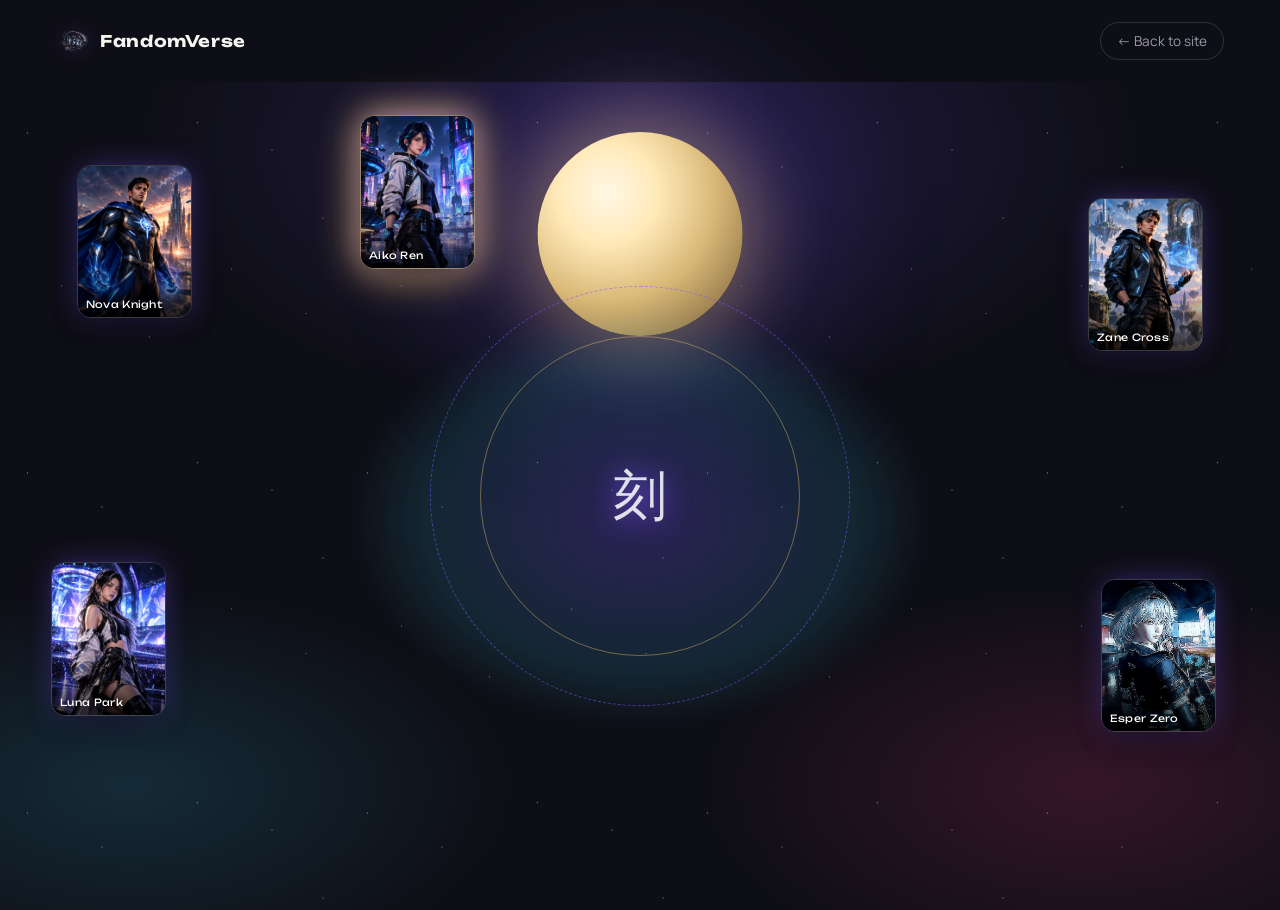
<file: login.html>
<!DOCTYPE html>
<html lang="en">

<head>
  <meta charset="UTF-8">
  <meta name="viewport" content="width=device-width, initial-scale=1.0">
  <title>FandomVerse — Login / Sign Up</title>
  <link rel="icon" type="image/png" href="assets/images/favicon.png">
  <meta name="description" content="Enter the Verse. Login or create your FandomVerse account.">
  <link rel="preconnect" href="https://fonts.googleapis.com">
  <link
    href="https://fonts.googleapis.com/css2?family=Unbounded:wght@500;700;900&family=Manrope:wght@400;500;700&display=swap"
    rel="stylesheet">
  <link rel="stylesheet" href="css/style.css">
  <link rel="stylesheet" href="css/fv-premium-3d.css">
  <link rel="stylesheet" href="css/fv-login.css">
</head>

<body class="fv-login-page" data-page="login">

  <div class="fv-login-top">
    <a href="index.html" class="fv-login-brand">
      <img src="assets/images/fandomverse-logo.png" alt="">
      FandomVerse
    </a>
    <a href="index.html" class="fv-login-back">&larr; Back to site</a>
  </div>

  <main class="fv-login-stage" id="fv-login-stage">
    <div class="fv-login-stage__sky" aria-hidden="true"></div>
    <div class="fv-login-stage__stars" aria-hidden="true"></div>
    <div class="fv-login-moon" aria-hidden="true"></div>
    <div class="fv-login-portal" aria-hidden="true"></div>


    <div class="fv-login-char fv-char-a" aria-hidden="true">
      <img src="assets/images/characters/nova-knight.jpg" alt="">
      <span class="fv-login-char__name">Nova Knight</span>
    </div>
    <div class="fv-login-char fv-char-b" aria-hidden="true">
      <img src="assets/images/characters/luna-park.jpg" alt="">
      <span class="fv-login-char__name">Luna Park</span>
    </div>
    <div class="fv-login-char fv-char-c" aria-hidden="true">
      <img src="assets/images/characters/zane-cross.jpg" alt="">
      <span class="fv-login-char__name">Zane Cross</span>
    </div>
    <div class="fv-login-char fv-char-d" aria-hidden="true">
      <img src="assets/images/characters/esper-zero.jpg" alt="">
      <span class="fv-login-char__name">Esper Zero</span>
    </div>
    <div class="fv-login-char fv-char-e fv-login-char--striker" id="fv-striker" aria-hidden="true">
      <img src="assets/images/characters/aiko-ren.jpg" alt="">
      <span class="fv-login-char__name">Aiko Ren</span>
    </div>

    <div class="fv-login-impact" id="fv-login-impact" aria-hidden="true"></div>

    <div class="fv-login-seal" id="fv-login-seal" aria-hidden="true">
      <span class="fv-login-seal__ring"></span>
      <span class="fv-login-seal__ring fv-login-seal__ring--in"></span>
      <span class="fv-login-seal__glyph">刻</span>
    </div>

    <section class="fv-login-panel" id="fv-login-panel" aria-labelledby="fv-login-panel-title">
      <div class="fv-login-panel__head">
        <p class="fv-login-panel__eyebrow">Gate of the Verse</p>
        <h1 class="fv-login-panel__title" id="fv-login-panel-title">Enter FandomVerse</h1>
        <p class="fv-login-panel__sub">Your characters. Your fandoms. One legendary account.</p>
      </div>

      <div class="fv-login-tabs" data-active="login">
        <button type="button" data-tab="login" class="is-active">Login</button>
        <button type="button" data-tab="signup">Sign Up</button>
        <span class="fv-login-tabs__pill" aria-hidden="true"></span>
      </div>

      <form class="fv-login-form is-active" id="fv-login-form" novalidate>
        <div class="fv-field">
          <input type="email" placeholder="Email address" required autocomplete="email">
          <svg class="fv-field__icon" viewBox="0 0 24 24" fill="none">
            <path d="M3 6h18v12H3z" stroke="currentColor" stroke-width="2" />
            <path d="m3 7 9 6 9-6" stroke="currentColor" stroke-width="2" />
          </svg>
        </div>
        <div class="fv-field">
          <input type="password" placeholder="Password" required autocomplete="current-password">
          <svg class="fv-field__icon" viewBox="0 0 24 24" fill="none">
            <rect x="4" y="10" width="16" height="10" rx="2" stroke="currentColor" stroke-width="2" />
            <path d="M8 10V7a4 4 0 0 1 8 0v3" stroke="currentColor" stroke-width="2" />
          </svg>
        </div>
        <div class="fv-field-row">
          <label><input type="checkbox" style="width:auto;padding:0;"> Remember me</label>
          <a href="#">Forgot password?</a>
        </div>
        <button type="submit" class="fv-login-submit fv-glow-btn">Enter the Verse ⚔</button>
      </form>

      <form class="fv-login-form" id="fv-signup-form" novalidate>
        <div class="fv-field">
          <input type="text" placeholder="Display name" required autocomplete="nickname">
          <svg class="fv-field__icon" viewBox="0 0 24 24" fill="none">
            <circle cx="12" cy="8" r="4" stroke="currentColor" stroke-width="2" />
            <path d="M4 20c1.6-4 4.8-6 8-6s6.4 2 8 6" stroke="currentColor" stroke-width="2" />
          </svg>
        </div>
        <div class="fv-field">
          <input type="email" placeholder="Email address" required autocomplete="email">
          <svg class="fv-field__icon" viewBox="0 0 24 24" fill="none">
            <path d="M3 6h18v12H3z" stroke="currentColor" stroke-width="2" />
            <path d="m3 7 9 6 9-6" stroke="currentColor" stroke-width="2" />
          </svg>
        </div>
        <div class="fv-field">
          <input type="password" placeholder="Create password" required autocomplete="new-password">
          <svg class="fv-field__icon" viewBox="0 0 24 24" fill="none">
            <rect x="4" y="10" width="16" height="10" rx="2" stroke="currentColor" stroke-width="2" />
            <path d="M8 10V7a4 4 0 0 1 8 0v3" stroke="currentColor" stroke-width="2" />
          </svg>
        </div>
        <div class="fv-field-row">
          <label><input type="checkbox" required style="width:auto;padding:0;"> I agree to the Terms</label>
        </div>
        <button type="submit" class="fv-login-submit fv-glow-btn">Create My Legend 🔥</button>
      </form>

      <div class="fv-login-success" id="fv-login-success">
        <div class="fv-login-success__badge">✦</div>
        <h2 class="fv-login-panel__title" style="font-size:1.2rem;">Gate Unlocked</h2>
        <p class="fv-login-panel__sub" id="fv-login-success-msg">Welcome to the Verse.</p>
      </div>

      <div class="fv-login-divider">or continue with</div>
      <div class="fv-login-social">
        <button type="button" class="fv-glow-btn">Google</button>
        <button type="button" class="fv-glow-btn">Discord</button>
      </div>

      <p class="fv-login-panel__foot">By entering, you join fans across anime, gaming, movies, TV, K-pop, comics &amp;
        manga.</p>
    </section>
  </main>

  <script src="js/fv-login.js" defer></script>
</body>

</html>
</file>
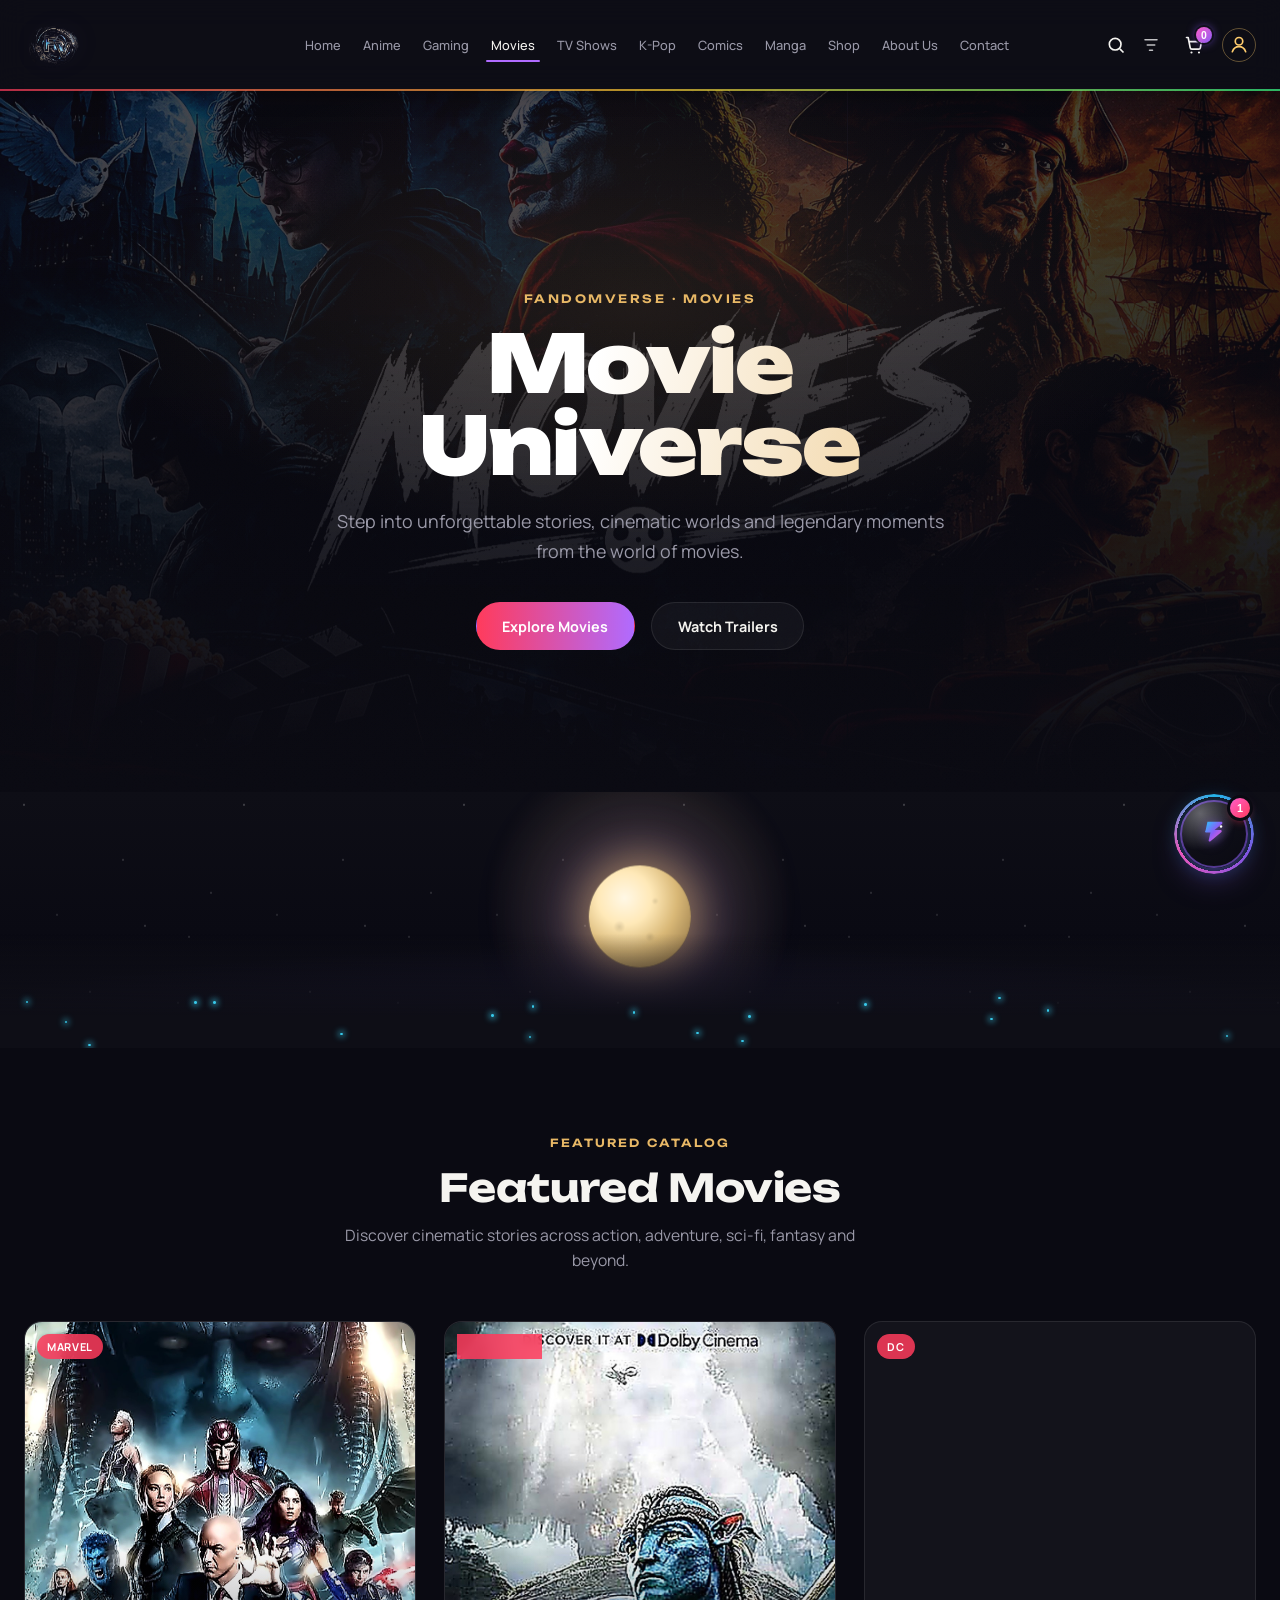
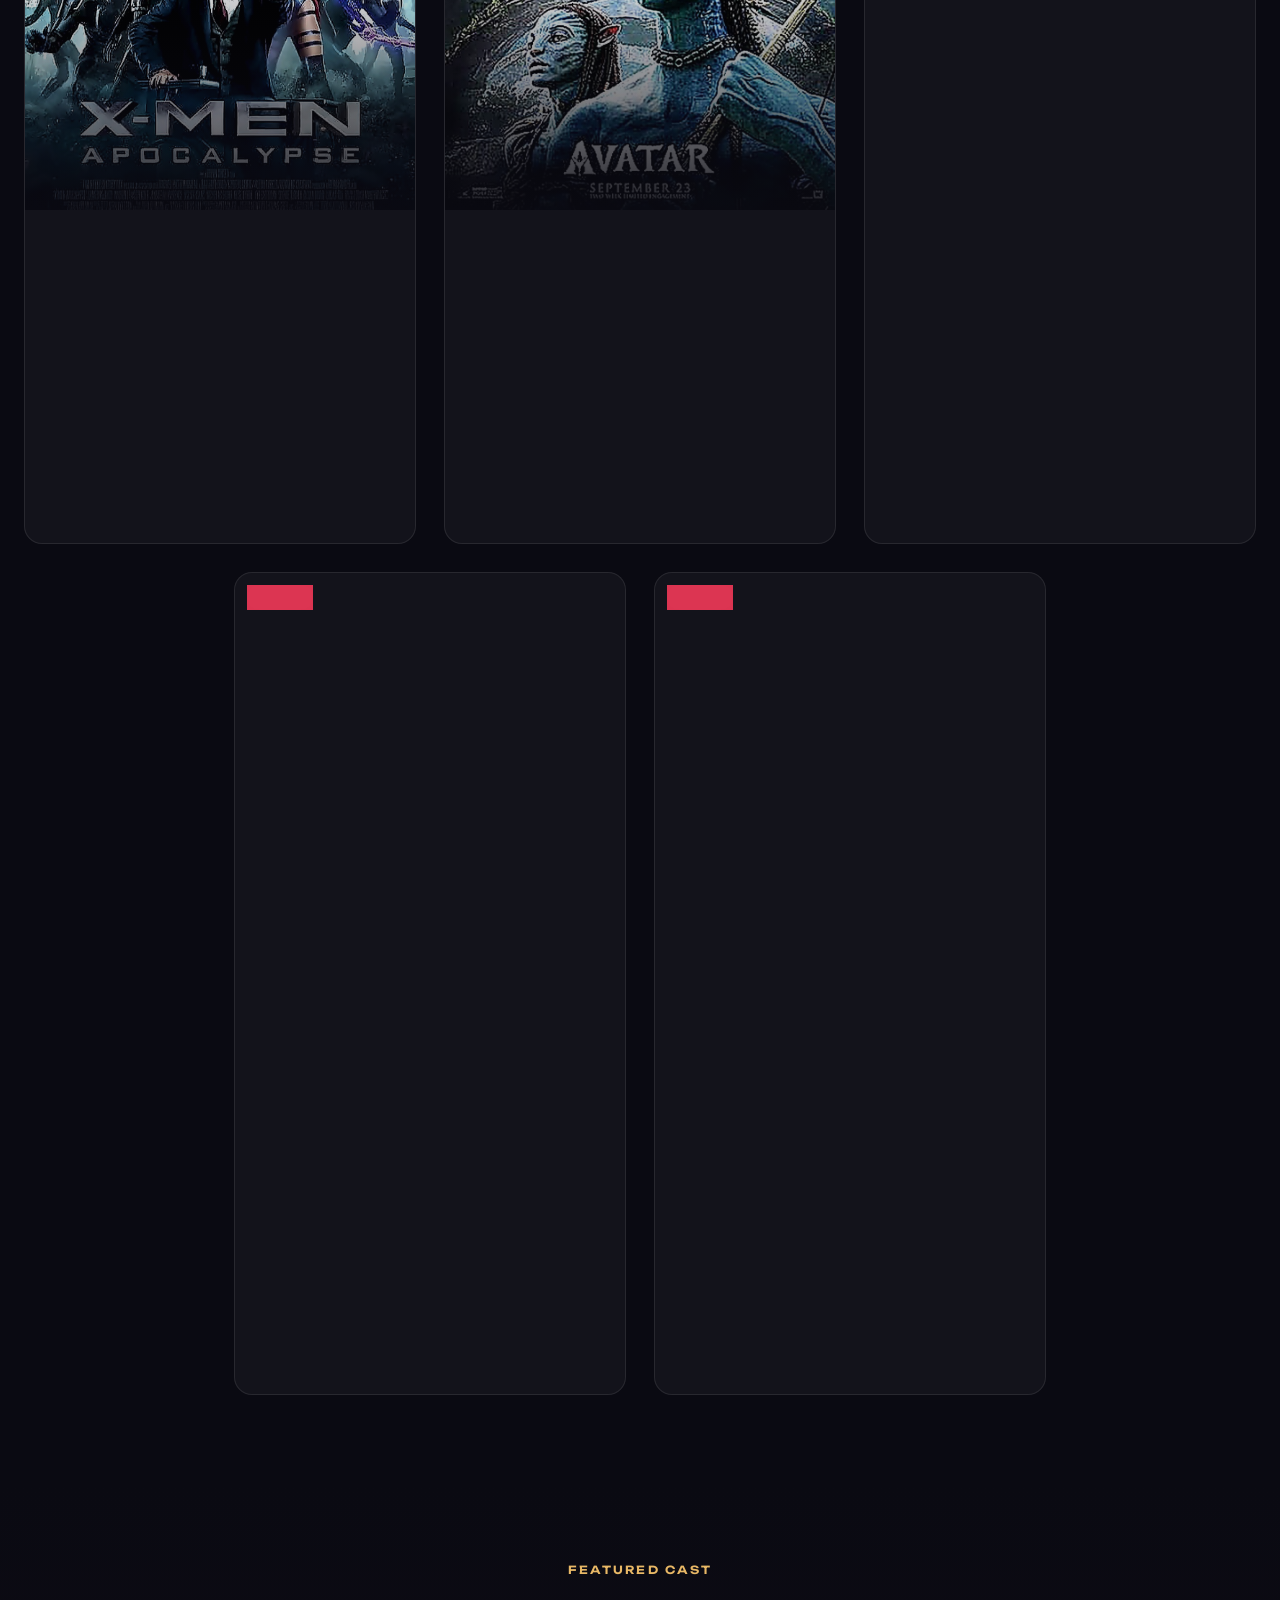
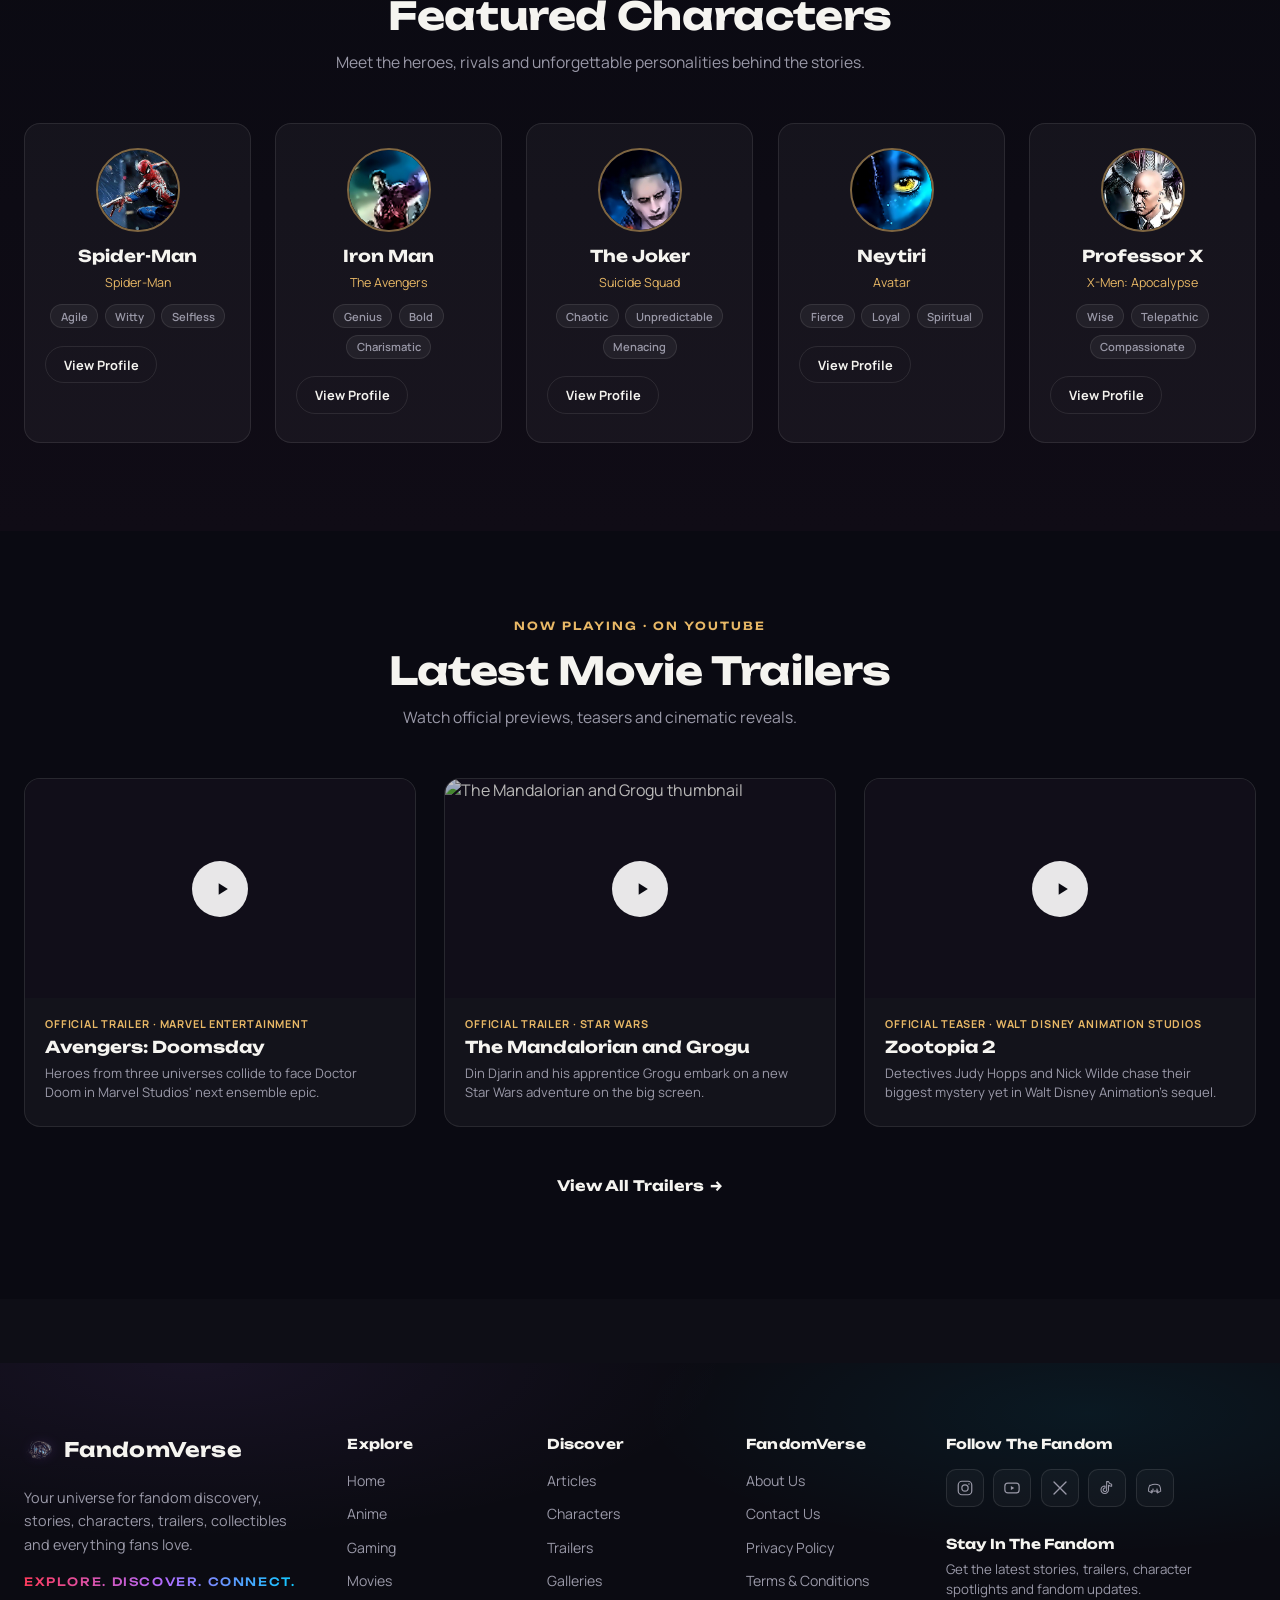
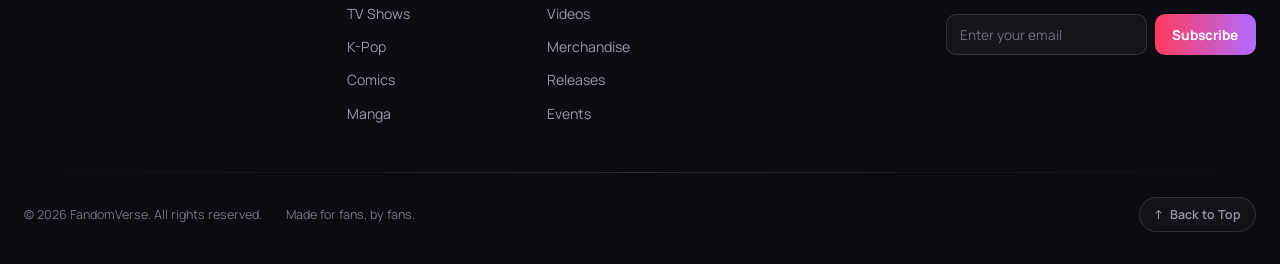
<file: movies.html>
<!DOCTYPE html>
<html lang="en">

<head>
  <meta charset="UTF-8">
  <meta name="viewport" content="width=device-width, initial-scale=1.0">
  <title>FandomVerse — Movies</title>
  <link rel="icon" type="image/png" href="assets/images/favicon.png">
  <link rel="preconnect" href="https://fonts.googleapis.com">
  <link
    href="https://fonts.googleapis.com/css2?family=Unbounded:wght@500;700;900&family=Manrope:wght@400;500;700&display=swap"
    rel="stylesheet">
  <link rel="stylesheet" href="css/style.css">
  <link rel="stylesheet" href="css/fv-effects.css">
  <link rel="stylesheet" href="css/fv-chatbot.css">
  <link rel="stylesheet" href="css/fv-cart.css">
  <link rel="stylesheet" href="css/premium.css">
  <link rel="stylesheet" href="css/fv-premium-3d.css">
  <link rel="stylesheet" href="css/fv-navsearch.css">
  <link rel="stylesheet" href="css/fv-chatbot-3d.css">
  <script src="js/fv-effects.js" defer></script>
</head>

<body data-page="movies">

  <div id="fv-pagefx" aria-hidden="true">
    <div class="fv-pagefx__shard fv-pagefx__shard--1"></div>
    <div class="fv-pagefx__shard fv-pagefx__shard--2"></div>
    <div class="fv-pagefx__shard fv-pagefx__shard--3"></div>
    <div class="fv-pagefx__shard fv-pagefx__shard--4"></div>
    <div class="fv-pagefx__mark"><img src="assets/images/fandomverse-logo.png" alt=""></div>
  </div>


  <header class="site-header" id="site-header">
    <div class="header-inner">
      <a href="index.html" class="brand-mark" aria-label="FandomVerse home">
        <img src="assets/images/fandomverse-logo.png" alt="FandomVerse" class="brand-logo">
      </a>

      <nav class="main-nav" id="main-nav">
        <span class="nav-pill" id="nav-pill" aria-hidden="true"></span>
        <a href="index.html">Home</a>
        <a href="anime.html">Anime</a>
        <a href="gaming.html">Gaming</a>
        <a href="movies.html">Movies</a>
        <a href="tvshows.html">TV Shows</a>
        <a href="kpop.html">K-Pop</a>
        <a href="comics.html">Comics</a>
        <a href="manga.html">Manga</a>
        <a href="shop.html">Shop</a>
        <a href="about.html">About Us</a>
        <a href="contact.html">Contact</a>
      </nav>

      <div class="header-actions">
        <div class="search-box" id="search-box">
          <button class="icon-btn" id="search-toggle" aria-label="Search">
            <svg viewBox="0 0 24 24" width="20" height="20">
              <circle cx="11" cy="11" r="7" fill="none" stroke="currentColor" stroke-width="2" />
              <line x1="21" y1="21" x2="16.65" y2="16.65" stroke="currentColor" stroke-width="2" />
            </svg>
          </button>
          <input type="text" id="search-input" placeholder="Search characters, shows, merch…" autocomplete="off">
          <button class="icon-btn sf-toggle" id="search-filter-toggle" aria-label="Filter and sort"
            aria-expanded="false">
            <svg viewBox="0 0 24 24" width="18" height="18">
              <path d="M4 5h16M7 12h10M10 19h4" fill="none" stroke="currentColor" stroke-width="2"
                stroke-linecap="round" />
            </svg>
            <span class="sf-dot" aria-hidden="true"></span>
          </button>
          <div class="sf-panel" id="sf-panel" role="dialog" aria-label="Search filters and sorting">
            <div class="sf-panel__glow" aria-hidden="true"></div>
            <div class="sf-panel__inner">
              <div class="sf-panel__row sf-panel__row--sort" id="sf-sort-row">
                <span class="sf-panel__label">Sort by</span>
                <div class="sf-sort" id="sf-sort" role="listbox"></div>
              </div>
              <div class="sf-panel__row sf-panel__row--filter">
                <span class="sf-panel__label">Filter</span>
                <div class="sf-chips" id="sf-chips"></div>
              </div>
              <div class="sf-panel__footer">
                <button type="button" class="sf-clear" id="sf-clear">Clear all</button>
                <span class="sf-count" id="sf-count"></span>
              </div>
            </div>
          </div>
        </div>
        <button class="icon-btn" id="cart-toggle" aria-label="Cart">
          <svg viewBox="0 0 24 24" width="20" height="20">
            <path d="M3 3h2l2.4 12.2a2 2 0 0 0 2 1.8h8.2a2 2 0 0 0 2-1.6L21 8H6" fill="none" stroke="currentColor"
              stroke-width="2" stroke-linecap="round" stroke-linejoin="round" />
            <circle cx="9" cy="21" r="1.3" fill="currentColor" />
            <circle cx="18" cy="21" r="1.3" fill="currentColor" />
          </svg>
          <span class="cart-count" id="cart-count">0</span>
        </button>
        <button class="menu-toggle" id="menu-toggle" aria-label="Menu" aria-expanded="false">
          <span></span><span></span><span></span>
        </button>
      </div>
    </div>
  </header>


  <div class="mobile-nav" id="mobile-nav">
    <nav>
      <a href="anime.html">Anime</a>
      <a href="gaming.html">Gaming</a>
      <a href="movies.html">Movies</a>
      <a href="tvshows.html">TV Shows</a>
      <a href="kpop.html">K-Pop</a>
      <a href="comics.html">Comics</a>
      <a href="manga.html">Manga</a>
      <a href="shop.html">Shop</a>
      <a href="about.html">About Us</a>
      <a href="contact.html">Contact</a>
    </nav>
  </div>

  <section class="fv-movies-hero" id="fv-movies-hero">
    <div class="fv-movies-hero__bg" aria-hidden="true">
      <img src="assets/images/categories/movies.jpg" alt="" class="fv-movies-hero__img" id="fv-movies-hero-img">
    </div>
    <div class="fv-movies-hero__scrim" aria-hidden="true"></div>
    <div class="fv-movies-hero__grain" aria-hidden="true"></div>

    <div class="fv-movies-hero__inner">
      <p class="fv-movies-hero__eyebrow">FANDOMVERSE &middot; MOVIES</p>
      <h1 class="fv-movies-hero__title">Movie Universe</h1>
      <p class="fv-movies-hero__desc">
        Step into unforgettable stories, cinematic worlds and legendary moments from the world of movies.
      </p>
      <div class="fv-movies-hero__actions">
        <a href="#fv-movies-featured" class="fv-movies-btn fv-movies-btn--primary" data-fv-scroll>
          Explore Movies
        </a>
        <a href="#fv-movies-trailers" class="fv-movies-btn fv-movies-btn--ghost" data-fv-scroll>
          Watch Trailers
        </a>
      </div>
    </div>
  </section>

  <section class="fv-movies-featured" id="fv-movies-featured">
    <div class="fv-movies-container">
      <div class="fv-movies-section-head">
        <p class="fv-movies-eyebrow">FEATURED CATALOG</p>
        <h2 class="fv-movies-heading">Featured Movies</h2>
        <p class="fv-movies-subheading">Discover cinematic stories across action, adventure, sci-fi, fantasy and beyond.
        </p>
      </div>

      <div class="fv-movies-grid" id="fv-movies-grid">

        <article class="fv-movies-card">
          <div class="fv-movies-card__poster">
            <img src="assets/images/movies/x-men-apocalypse.jpg" alt="X-Men: Apocalypse poster" loading="lazy"
              onerror="this.replaceWith(fvMoviesPosterFallback('X-Men: Apocalypse','sci-fi'))">
            <span class="fv-movies-card__tag fv-movies-card__tag--new">Marvel</span>
          </div>
          <div class="fv-movies-card__body">
            <span class="fv-movies-card__genre">Action &middot; Sci-Fi</span>
            <h3 class="fv-movies-card__title">X-Men: Apocalypse</h3>
            <p class="fv-movies-card__desc">Professor X and his young mutants rally against En Sabah Nur, the first and
              most powerful mutant, who awakens after thousands of years to remake the world in his image.</p>
            <div class="fv-movies-card__review">
              <div class="fv-movies-card__rating" aria-label="Rated 7.0 out of 10">
                <span class="fv-movies-card__stars" aria-hidden="true">★★★★☆</span>
                <span class="fv-movies-card__score">7.0<small>/10</small></span>
              </div>
              <p class="fv-movies-card__quote">“Big, loud mutant spectacle with a strong cast and a truly imposing
                villain.”</p>
            </div>
            <button type="button" class="fv-movies-card__btn" data-fv-movie="X-Men: Apocalypse">Explore</button>
          </div>
        </article>

        <article class="fv-movies-card">
          <div class="fv-movies-card__poster">
            <img src="assets/images/movies/avatar.jpg" alt="Avatar poster" loading="lazy"
              onerror="this.replaceWith(fvMoviesPosterFallback('Avatar','sci-fi'))">
            <span class="fv-movies-card__tag fv-movies-card__tag--new">Sci-Fi Epic</span>
          </div>
          <div class="fv-movies-card__body">
            <span class="fv-movies-card__genre">Sci-Fi &middot; Adventure</span>
            <h3 class="fv-movies-card__title">Avatar</h3>
            <p class="fv-movies-card__desc">A paralyzed marine is sent to the moon Pandora, where he bonds with the
              Na'vi and must choose between following orders and protecting the world he has come to love.</p>
            <div class="fv-movies-card__review">
              <div class="fv-movies-card__rating" aria-label="Rated 8.0 out of 10">
                <span class="fv-movies-card__stars" aria-hidden="true">★★★★☆</span>
                <span class="fv-movies-card__score">8.0<small>/10</small></span>
              </div>
              <p class="fv-movies-card__quote">“A visual landmark — breathtaking worlds and a story with real heart.”
              </p>
            </div>
            <button type="button" class="fv-movies-card__btn" data-fv-movie="Avatar">Explore</button>
          </div>
        </article>

        <article class="fv-movies-card">
          <div class="fv-movies-card__poster">
            <img src="assets/images/movies/suicide-squad.jpg" alt="Suicide Squad poster" loading="lazy"
              onerror="this.replaceWith(fvMoviesPosterFallback('Suicide Squad','action'))">
            <span class="fv-movies-card__tag fv-movies-card__tag--new">DC</span>
          </div>
          <div class="fv-movies-card__body">
            <span class="fv-movies-card__genre">Action &middot; Fantasy</span>
            <h3 class="fv-movies-card__title">Suicide Squad</h3>
            <p class="fv-movies-card__desc">Government agent Amanda Waller assembles a team of imprisoned villains,
              including Harley Quinn, for a deadly mission — with the Joker lurking in the shadows.</p>
            <div class="fv-movies-card__review">
              <div class="fv-movies-card__rating" aria-label="Rated 6.0 out of 10">
                <span class="fv-movies-card__stars" aria-hidden="true">★★★☆☆</span>
                <span class="fv-movies-card__score">6.0<small>/10</small></span>
              </div>
              <p class="fv-movies-card__quote">“Stylish and chaotic, with Harley Quinn stealing every scene she's in.”
              </p>
            </div>
            <button type="button" class="fv-movies-card__btn" data-fv-movie="Suicide Squad">Explore</button>
          </div>
        </article>

        <article class="fv-movies-card">
          <div class="fv-movies-card__poster">
            <img src="assets/images/movies/the-avengers.jpg" alt="The Avengers poster" loading="lazy"
              onerror="this.replaceWith(fvMoviesPosterFallback('The Avengers','action'))">
            <span class="fv-movies-card__tag fv-movies-card__tag--new">Marvel</span>
          </div>
          <div class="fv-movies-card__body">
            <span class="fv-movies-card__genre">Action &middot; Superhero</span>
            <h3 class="fv-movies-card__title">The Avengers</h3>
            <p class="fv-movies-card__desc">Earth's mightiest heroes — Iron Man, Captain America, Thor, Hulk, Black
              Widow and Hawkeye — must unite to stop Loki and his alien army from conquering the planet.</p>
            <div class="fv-movies-card__review">
              <div class="fv-movies-card__rating" aria-label="Rated 8.5 out of 10">
                <span class="fv-movies-card__stars" aria-hidden="true">★★★★☆</span>
                <span class="fv-movies-card__score">8.5<small>/10</small></span>
              </div>
              <p class="fv-movies-card__quote">“The crossover that changed blockbusters: funny, thrilling and endlessly
                rewatchable.”</p>
            </div>
            <button type="button" class="fv-movies-card__btn" data-fv-movie="The Avengers">Explore</button>
          </div>
        </article>

        <article class="fv-movies-card">
          <div class="fv-movies-card__poster">
            <img src="assets/images/movies/spider-man.jpg" alt="Spider-Man poster" loading="lazy"
              onerror="this.replaceWith(fvMoviesPosterFallback('Spider-Man','action'))">
            <span class="fv-movies-card__tag fv-movies-card__tag--new">Marvel</span>
          </div>
          <div class="fv-movies-card__body">
            <span class="fv-movies-card__genre">Action &middot; Superhero</span>
            <h3 class="fv-movies-card__title">Spider-Man</h3>
            <p class="fv-movies-card__desc">After a bite from a genetically altered spider, shy teenager Peter Parker
              gains incredible powers and learns that with great power comes great responsibility.</p>
            <div class="fv-movies-card__review">
              <div class="fv-movies-card__rating" aria-label="Rated 8.2 out of 10">
                <span class="fv-movies-card__stars" aria-hidden="true">★★★★☆</span>
                <span class="fv-movies-card__score">8.2<small>/10</small></span>
              </div>
              <p class="fv-movies-card__quote">“A heartfelt, web-slinging origin story that still swings high.”</p>
            </div>
            <button type="button" class="fv-movies-card__btn" data-fv-movie="Spider-Man">Explore</button>
          </div>
        </article>

      </div>
    </div>
  </section>

  <section class="fv-movies-characters" id="fv-movies-characters">
    <div class="fv-movies-container">
      <div class="fv-movies-section-head">
        <p class="fv-movies-eyebrow">FEATURED CAST</p>
        <h2 class="fv-movies-heading">Featured Characters</h2>
        <p class="fv-movies-subheading">Meet the heroes, rivals and unforgettable personalities behind the stories.</p>
      </div>

      <div class="fv-movies-char-grid">

        <article class="fv-movies-char-card">
          <div class="fv-movies-char-card__portrait">
            <img src="assets/images/characters/spider-man.jpg" alt="Portrait of Spider-Man" loading="lazy"
              onerror="this.replaceWith(fvMoviesCharFallback('Spider-Man'))">
          </div>
          <h3 class="fv-movies-char-card__name">Spider-Man</h3>
          <p class="fv-movies-char-card__movie">Spider-Man</p>
          <ul class="fv-movies-char-card__traits">
            <li>Agile</li>
            <li>Witty</li>
            <li>Selfless</li>
          </ul>
          <button type="button" class="fv-movies-char-card__btn" data-fv-char="Spider-Man">View Profile</button>
        </article>

        <article class="fv-movies-char-card">
          <div class="fv-movies-char-card__portrait">
            <img src="assets/images/characters/iron-man.jpg" alt="Portrait of Iron Man" loading="lazy"
              onerror="this.replaceWith(fvMoviesCharFallback('Iron Man'))">
          </div>
          <h3 class="fv-movies-char-card__name">Iron Man</h3>
          <p class="fv-movies-char-card__movie">The Avengers</p>
          <ul class="fv-movies-char-card__traits">
            <li>Genius</li>
            <li>Bold</li>
            <li>Charismatic</li>
          </ul>
          <button type="button" class="fv-movies-char-card__btn" data-fv-char="Iron Man">View Profile</button>
        </article>

        <article class="fv-movies-char-card">
          <div class="fv-movies-char-card__portrait">
            <img src="assets/images/characters/joker.jpg" alt="Portrait of The Joker" loading="lazy"
              onerror="this.replaceWith(fvMoviesCharFallback('The Joker'))">
          </div>
          <h3 class="fv-movies-char-card__name">The Joker</h3>
          <p class="fv-movies-char-card__movie">Suicide Squad</p>
          <ul class="fv-movies-char-card__traits">
            <li>Chaotic</li>
            <li>Unpredictable</li>
            <li>Menacing</li>
          </ul>
          <button type="button" class="fv-movies-char-card__btn" data-fv-char="The Joker">View Profile</button>
        </article>

        <article class="fv-movies-char-card">
          <div class="fv-movies-char-card__portrait">
            <img src="assets/images/characters/neytiri.jpg" alt="Portrait of Neytiri" loading="lazy"
              onerror="this.replaceWith(fvMoviesCharFallback('Neytiri'))">
          </div>
          <h3 class="fv-movies-char-card__name">Neytiri</h3>
          <p class="fv-movies-char-card__movie">Avatar</p>
          <ul class="fv-movies-char-card__traits">
            <li>Fierce</li>
            <li>Loyal</li>
            <li>Spiritual</li>
          </ul>
          <button type="button" class="fv-movies-char-card__btn" data-fv-char="Neytiri">View Profile</button>
        </article>

        <article class="fv-movies-char-card">
          <div class="fv-movies-char-card__portrait">
            <img src="assets/images/characters/professor-x.jpg" alt="Portrait of Professor X" loading="lazy"
              onerror="this.replaceWith(fvMoviesCharFallback('Professor X'))">
          </div>
          <h3 class="fv-movies-char-card__name">Professor X</h3>
          <p class="fv-movies-char-card__movie">X-Men: Apocalypse</p>
          <ul class="fv-movies-char-card__traits">
            <li>Wise</li>
            <li>Telepathic</li>
            <li>Compassionate</li>
          </ul>
          <button type="button" class="fv-movies-char-card__btn" data-fv-char="Professor X">View Profile</button>
        </article>

      </div>
    </div>
  </section>

  <section class="fv-movies-trailers" id="fv-movies-trailers">
    <div class="fv-movies-container">
      <div class="fv-movies-section-head">
        <p class="fv-movies-eyebrow">NOW PLAYING &middot; ON YOUTUBE</p>
        <h2 class="fv-movies-heading">Latest Movie Trailers</h2>
        <p class="fv-movies-subheading">Watch official previews, teasers and cinematic reveals.</p>
      </div>

      <div class="fv-movies-trailer-grid" id="fv-movies-trailer-grid">

      </div>

      <div class="fv-movies-view-all">
        <a href="trailers.html" class="fv-movies-view-all__link">View All Trailers <span
            aria-hidden="true">&rarr;</span></a>
      </div>
    </div>
  </section>

  <div class="fv-movies-modal" id="fv-movies-modal" role="dialog" aria-modal="true"
    aria-labelledby="fv-movies-modal-title" hidden>
    <div class="fv-movies-modal__backdrop" data-fv-modal-close></div>
    <div class="fv-movies-modal__panel" role="document">
      <button type="button" class="fv-movies-modal__close" data-fv-modal-close
        aria-label="Close trailer">&times;</button>
      <h3 class="fv-movies-modal__title" id="fv-movies-modal-title"></h3>
      <div class="fv-movies-modal__frame" id="fv-movies-modal-frame">

      </div>
      <a href="#" class="fv-movies-modal__fallback" id="fv-movies-modal-fallback" target="_blank"
        rel="noopener noreferrer" hidden>
        Watch on YouTube <span aria-hidden="true">&#8599;</span>
      </a>
    </div>
  </div>

  <footer class="fv-footer" id="fv-footer" aria-labelledby="fv-footer-brand-name">
    <div class="fv-footer-glow" aria-hidden="true"></div>

    <div class="fv-footer-container">

      <div class="fv-footer-top">


        <div class="fv-footer-brand">
          <a href="index.html" class="fv-footer-brand-mark" aria-label="FandomVerse home">
            <span class="fv-footer-logo" aria-hidden="true">
              <img src="assets/images/fv-footer-logo.png" alt="" width="30" height="30">
            </span>
            <span class="fv-footer-brand-name" id="fv-footer-brand-name">FandomVerse</span>
          </a>

          <p class="fv-footer-desc">
            Your universe for fandom discovery, stories, characters, trailers, collectibles and everything fans love.
          </p>

          <p class="fv-footer-tagline">Explore. Discover. Connect.</p>
        </div>


        <nav class="fv-footer-column" aria-labelledby="fv-footer-explore-heading">
          <h3 class="fv-footer-heading" id="fv-footer-explore-heading">Explore</h3>
          <ul class="fv-footer-links">
            <li><a href="index.html">Home</a></li>
            <li><a href="anime.html">Anime</a></li>
            <li><a href="gaming.html">Gaming</a></li>
            <li><a href="movies.html">Movies</a></li>
            <li><a href="tvshows.html">TV Shows</a></li>
            <li><a href="kpop.html">K-Pop</a></li>
            <li><a href="comics.html">Comics</a></li>
            <li><a href="manga.html">Manga</a></li>
          </ul>
        </nav>


        <nav class="fv-footer-column" aria-labelledby="fv-footer-discover-heading">
          <h3 class="fv-footer-heading" id="fv-footer-discover-heading">Discover</h3>
          <ul class="fv-footer-links">
            <li><a href="index.html#fv-articles">Articles</a></li>
            <li><a href="characters.html">Characters</a></li>
            <li><a href="trailers.html">Trailers</a></li>
            <li><a href="#">Galleries</a></li>
            <li><a href="#">Videos</a></li>
            <li><a href="merchandise.html">Merchandise</a></li>
            <li><a href="#">Releases</a></li>
            <li><a href="#">Events</a></li>
          </ul>
        </nav>


        <nav class="fv-footer-column" aria-labelledby="fv-footer-info-heading">
          <h3 class="fv-footer-heading" id="fv-footer-info-heading">FandomVerse</h3>
          <ul class="fv-footer-links">
            <li><a href="about.html">About Us</a></li>
            <li><a href="contact.html">Contact Us</a></li>
            <li><a href="#">Privacy Policy</a></li>
            <li><a href="#">Terms &amp; Conditions</a></li>
          </ul>
        </nav>


        <div class="fv-footer-column fv-footer-connect">
          <h3 class="fv-footer-heading">Follow The Fandom</h3>
          <div class="fv-footer-social">
            <a href="#" class="fv-footer-social-btn" aria-label="FandomVerse Instagram">
              <svg viewBox="0 0 24 24" width="18" height="18" aria-hidden="true">
                <rect x="3" y="3" width="18" height="18" rx="5" fill="none" stroke="currentColor" stroke-width="1.6" />
                <circle cx="12" cy="12" r="4.2" fill="none" stroke="currentColor" stroke-width="1.6" />
                <circle cx="17.3" cy="6.7" r="1.1" fill="currentColor" />
              </svg>
            </a>
            <a href="#" class="fv-footer-social-btn" aria-label="FandomVerse YouTube">
              <svg viewBox="0 0 24 24" width="18" height="18" aria-hidden="true">
                <rect x="2.5" y="5.5" width="19" height="13" rx="4" fill="none" stroke="currentColor"
                  stroke-width="1.6" />
                <path d="M10.5 9.3 L15 12 L10.5 14.7 Z" fill="currentColor" />
              </svg>
            </a>
            <a href="#" class="fv-footer-social-btn" aria-label="FandomVerse X / Twitter">
              <svg viewBox="0 0 24 24" width="18" height="18" aria-hidden="true">
                <path d="M4 4 L20 20 M20 4 L4 20" stroke="currentColor" stroke-width="1.8" stroke-linecap="round" />
              </svg>
            </a>
            <a href="#" class="fv-footer-social-btn" aria-label="FandomVerse TikTok">
              <svg viewBox="0 0 24 24" width="18" height="18" aria-hidden="true">
                <path
                  d="M14 3.5c.6 2 2.1 3.3 4.2 3.5v2.6c-1.5 0-2.9-.4-4.2-1.3v6.1a5 5 0 1 1-4.6-5v2.7a2.3 2.3 0 1 0 2.1 2.3V3.5Z"
                  fill="none" stroke="currentColor" stroke-width="1.4" stroke-linejoin="round" />
              </svg>
            </a>
            <a href="#" class="fv-footer-social-btn" aria-label="FandomVerse Discord">
              <svg viewBox="0 0 24 24" width="18" height="18" aria-hidden="true">
                <path
                  d="M6 8.5c2-1.2 3.8-1.6 6-1.6s4 .4 6 1.6c1.2 2.4 1.8 4.9 1.6 7.7-1.6 1.2-3.1 1.9-4.6 2.3l-.7-1.4c.7-.2 1.3-.5 1.9-.9-.5-.3-.9-.6-1.4-.7-2 .8-4.7.8-6.7 0-.5.1-.9.4-1.4.7.6.4 1.2.7 1.9.9l-.7 1.4c-1.5-.4-3-1.1-4.6-2.3-.2-2.8.4-5.3 1.6-7.7Z"
                  fill="none" stroke="currentColor" stroke-width="1.4" stroke-linejoin="round" />
                <circle cx="9.3" cy="13.6" r="1" fill="currentColor" />
                <circle cx="14.7" cy="13.6" r="1" fill="currentColor" />
              </svg>
            </a>
          </div>

          <div class="fv-footer-newsletter">
            <h4 class="fv-footer-newsletter-heading">Stay In The Fandom</h4>
            <p class="fv-footer-newsletter-text">Get the latest stories, trailers, character spotlights and fandom
              updates.</p>

            <form class="fv-footer-newsletter-form" id="fv-footer-newsletter-form" novalidate>
              <label for="fv-footer-email" class="fv-footer-visually-hidden">Email address</label>
              <input type="email" id="fv-footer-email" class="fv-footer-input" placeholder="Enter your email"
                autocomplete="email" aria-describedby="fv-footer-newsletter-msg">
              <button type="submit" class="fv-footer-button" id="fv-footer-subscribe-btn">Subscribe</button>
            </form>
            <p class="fv-footer-newsletter-msg" id="fv-footer-newsletter-msg" role="status" aria-live="polite"></p>
          </div>
        </div>

      </div>

      <div class="fv-footer-divider" role="separator" aria-hidden="true"></div>

      <div class="fv-footer-bottom">
        <p class="fv-footer-copy">&copy; <span id="fv-footer-year">2026</span> FandomVerse. All rights reserved.</p>
        <p class="fv-footer-madeby">Made for fans, by fans.</p>

        <button type="button" class="fv-footer-back-top" id="fv-footer-back-top" aria-label="Back to top">
          <span aria-hidden="true">↑</span> Back to Top
        </button>
      </div>

    </div>
  </footer>

  <script src="js/main.js"></script>
  <script src="js/movies.js"></script>

  <div id="fvc-root">
    <button type="button" id="fvc-launcher" class="fvc-launcher" aria-haspopup="dialog" aria-expanded="false"
      aria-controls="fvc-panel" aria-label="Open FandomVerse chat">
      <span class="fvc-launcher__ring" aria-hidden="true"></span>
      <span class="fvc-launcher__pulse" aria-hidden="true"></span>
      <svg class="fvc-launcher__icon" viewBox="0 0 64 64" aria-hidden="true">
        <defs>
          <linearGradient id="fvcMarkGrad" x1="0%" y1="0%" x2="100%" y2="100%">
            <stop offset="0%" stop-color="#28c7ff" />
            <stop offset="50%" stop-color="#8b5cf6" />
            <stop offset="100%" stop-color="#ff5ecb" />
          </linearGradient>
        </defs>
        <path fill="url(#fvcMarkGrad)"
          d="M18 6 L47 6 C49.8 6 51 8.6 48.8 10.7 L33 23.5 L45.5 23.5 C48.3 23.5 49.5 26.1 47.3 28.2 L24.5 47.5 C22.5 49.2 20 47.6 20.6 45.1 L24.5 29 L15.8 29 C13.2 29 12 26.6 14 24.6 L18 6 Z" />
        <circle class="fvc-launcher__spark" cx="47" cy="16" r="2.6" fill="#fff" />
      </svg>
      <svg class="fvc-launcher__close" viewBox="0 0 24 24" aria-hidden="true">
        <path d="M6 6L18 18M18 6L6 18" stroke="#fff" stroke-width="2.4" stroke-linecap="round" />
      </svg>
      <span class="fvc-launcher__badge" id="fvc-badge">1</span>
    </button>

    <div class="fvc-panel" id="fvc-panel" role="dialog" aria-modal="false" aria-label="FandomVerse concierge chat"
      aria-hidden="true">
      <div class="fvc-panel__inner">

        <header class="fvc-head">
          <div class="fvc-head__id">
            <span class="fvc-head__avatar">
              <svg viewBox="0 0 64 64" aria-hidden="true">
                <use href="#fvcMarkPath"></use>
                <path fill="url(#fvcMarkGrad)"
                  d="M18 6 L47 6 C49.8 6 51 8.6 48.8 10.7 L33 23.5 L45.5 23.5 C48.3 23.5 49.5 26.1 47.3 28.2 L24.5 47.5 C22.5 49.2 20 47.6 20.6 45.1 L24.5 29 L15.8 29 C13.2 29 12 26.6 14 24.6 L18 6 Z" />
              </svg>
              <span class="fvc-head__dot" aria-hidden="true"></span>
            </span>
            <div class="fvc-head__text">
              <strong>FandomVerse Concierge</strong>
              <span>● Online now — replies instantly</span>
            </div>
          </div>
          <button type="button" class="fvc-head__close" id="fvc-close" aria-label="Close chat">
            <svg viewBox="0 0 24 24" aria-hidden="true">
              <path d="M6 6L18 18M18 6L6 18" stroke="currentColor" stroke-width="2.2" stroke-linecap="round" />
            </svg>
          </button>
        </header>

        <div class="fvc-premium">
          <span class="fvc-premium__icon"><svg viewBox="0 0 24 24" fill="none" aria-hidden="true">
              <path
                d="M3 8.5l3.6 2.4L12 4l5.4 6.9 3.6-2.4-1.6 9.8a1.3 1.3 0 01-1.28 1.1H5.88A1.3 1.3 0 014.6 18.3L3 8.5z"
                fill="currentColor" />
              <circle cx="3" cy="7" r="1.4" fill="currentColor" />
              <circle cx="12" cy="3" r="1.4" fill="currentColor" />
              <circle cx="21" cy="7" r="1.4" fill="currentColor" />
            </svg></span>
          <span class="fvc-premium__text">Ultra VIP Concierge</span>
        </div>


        <form class="fvc-gate" id="fvc-gate" novalidate>
          <h3 class="fvc-gate__title">Let's get you sorted ✦</h3>
          <p class="fvc-gate__sub">Tell us a bit about you so the concierge can personalize your visit across
            FandomVerse.</p>

          <div class="fvc-field" id="fvc-name-field">
            <label for="fvc-name">Full name</label>
            <div class="fvc-field__wrap">
              <svg class="fvc-field__icon" viewBox="0 0 24 24" fill="none" aria-hidden="true">
                <path d="M12 12a4.5 4.5 0 100-9 4.5 4.5 0 000 9zM4 20.5c0-3.6 3.58-6.5 8-6.5s8 2.9 8 6.5"
                  stroke="currentColor" stroke-width="1.6" stroke-linecap="round" />
              </svg>
              <input type="text" id="fvc-name" name="name" placeholder="e.g. Bilal Ahmed" autocomplete="name" required
                minlength="2" maxlength="60">
              <span class="fvc-field__status" id="fvc-name-status">
                <svg class="fvc-icon-ok" viewBox="0 0 20 20" fill="none">
                  <path d="M4 10l4 4 8-8" stroke="currentColor" stroke-width="2" stroke-linecap="round"
                    stroke-linejoin="round" />
                </svg>
              </span>
            </div>
            <div class="fvc-field__error" id="fvc-name-error">
              <svg viewBox="0 0 20 20" fill="none">
                <path d="M10 6v5m0 3h.01M18 10A8 8 0 112 10a8 8 0 0116 0z" stroke="currentColor" stroke-width="1.6" />
              </svg>
              <span>Please enter at least 2 characters (letters only).</span>
            </div>
          </div>

          <div class="fvc-field" id="fvc-email-field">
            <label for="fvc-email">Email address</label>
            <div class="fvc-field__wrap">
              <svg class="fvc-field__icon" viewBox="0 0 24 24" fill="none" aria-hidden="true">
                <path
                  d="M3 6.5A1.5 1.5 0 014.5 5h15A1.5 1.5 0 0121 6.5v11a1.5 1.5 0 01-1.5 1.5h-15A1.5 1.5 0 013 17.5v-11z"
                  stroke="currentColor" stroke-width="1.6" />
                <path d="M4 6.5l8 6 8-6" stroke="currentColor" stroke-width="1.6" stroke-linecap="round"
                  stroke-linejoin="round" />
              </svg>
              <input type="email" id="fvc-email" name="email" placeholder="you@example.com" autocomplete="email"
                required maxlength="120">
              <span class="fvc-field__status" id="fvc-email-status">
                <svg class="fvc-icon-ok" viewBox="0 0 20 20" fill="none">
                  <path d="M4 10l4 4 8-8" stroke="currentColor" stroke-width="2" stroke-linecap="round"
                    stroke-linejoin="round" />
                </svg>
              </span>
            </div>
            <div class="fvc-field__error" id="fvc-email-error">
              <svg viewBox="0 0 20 20" fill="none">
                <path d="M10 6v5m0 3h.01M18 10A8 8 0 112 10a8 8 0 0116 0z" stroke="currentColor" stroke-width="1.6" />
              </svg>
              <span>Enter a valid email address (e.g. name@domain.com).</span>
            </div>
          </div>

          <div class="fvc-field" id="fvc-fandom-field">
            <label for="fvc-fandom-btn">What are you into?</label>
            <div class="fvc-select" id="fvc-select">
              <select id="fvc-fandom" name="fandom" required class="fvc-select__native" tabindex="-1"
                aria-hidden="true">
                <option value="" disabled selected>Choose a fandom…</option>
                <option value="anime">Anime</option>
                <option value="movies">Movies</option>
                <option value="gaming">Gaming</option>
                <option value="kpop">K-Pop</option>
                <option value="manga">Manga</option>
                <option value="comics">Comics</option>
                <option value="tvshows">TV Shows</option>
                <option value="shop">Merch Shop</option>
              </select>
              <button type="button" class="fvc-select__btn" id="fvc-fandom-btn" aria-haspopup="listbox"
                aria-expanded="false">
                <svg class="fvc-field__icon" viewBox="0 0 24 24" fill="none" aria-hidden="true">
                  <path d="M12 2l2.6 6.6L21 9.3l-5 4.5 1.5 6.7L12 17l-5.5 3.5L8 13.8 3 9.3l6.4-.7L12 2z"
                    stroke="currentColor" stroke-width="1.5" stroke-linejoin="round" />
                </svg>
                <span class="fvc-select__label" id="fvc-fandom-label">Choose a fandom…</span>
                <svg class="fvc-select__chevron" viewBox="0 0 20 20" fill="none" aria-hidden="true">
                  <path d="M5 7.5l5 5 5-5" stroke="currentColor" stroke-width="1.8" stroke-linecap="round"
                    stroke-linejoin="round" />
                </svg>
              </button>
              <ul class="fvc-select__menu" id="fvc-fandom-menu" role="listbox" tabindex="-1"
                aria-label="Fandom options">
                <li role="option" data-value="anime" data-icon="anime">
                  <span class="fvc-opt__badge" style="--opt-accent:#ff3b5c">
                    <img class="fvc-opt__img" src="assets/images/categories/anime.jpg" alt="" loading="lazy">
                    <span class="fvc-opt__icon"><svg viewBox="0 0 24 24" fill="none" aria-hidden="true">
                        <path d="M12 3l1.8 5.2L19 10l-5.2 1.8L12 17l-1.8-5.2L5 10l5.2-1.8L12 3z" fill="currentColor" />
                      </svg></span>
                  </span>
                  <span class="fvc-opt__label">Anime</span>
                </li>
                <li role="option" data-value="movies" data-icon="movies">
                  <span class="fvc-opt__badge" style="--opt-accent:#ffcc33">
                    <img class="fvc-opt__img" src="assets/images/categories/movies.jpg" alt="" loading="lazy">
                    <span class="fvc-opt__icon"><svg viewBox="0 0 24 24" fill="none" aria-hidden="true">
                        <path d="M4 10h16v9a1 1 0 01-1 1H5a1 1 0 01-1-1v-9z" stroke="currentColor" stroke-width="1.6"
                          stroke-linejoin="round" />
                        <path d="M4 10l1.2-3.6a1 1 0 01.95-.68h11.7a1 1 0 01.95.68L20 10M8 6l-1 4M13 6l-1 4"
                          stroke="currentColor" stroke-width="1.6" stroke-linecap="round" stroke-linejoin="round" />
                      </svg></span>
                  </span>
                  <span class="fvc-opt__label">Movies</span>
                </li>
                <li role="option" data-value="gaming" data-icon="gaming">
                  <span class="fvc-opt__badge" style="--opt-accent:#39ff88">
                    <img class="fvc-opt__img" src="assets/images/categories/gaming.jpg" alt="" loading="lazy">
                    <span class="fvc-opt__icon"><svg viewBox="0 0 24 24" fill="none" aria-hidden="true">
                        <path
                          d="M7 9h10a4 4 0 014 4v2.5a2.5 2.5 0 01-4.6 1.4L15 15H9l-1.4 1.9A2.5 2.5 0 013 15.5V13a4 4 0 014-4z"
                          stroke="currentColor" stroke-width="1.6" stroke-linejoin="round" />
                        <path d="M8 11v3M6.5 12.5h3" stroke="currentColor" stroke-width="1.4" stroke-linecap="round" />
                        <circle cx="16" cy="11.5" r=".9" fill="currentColor" />
                        <circle cx="18" cy="13.5" r=".9" fill="currentColor" />
                      </svg></span>
                  </span>
                  <span class="fvc-opt__label">Gaming</span>
                </li>
                <li role="option" data-value="kpop" data-icon="kpop">
                  <span class="fvc-opt__badge" style="--opt-accent:#ff3b9d">
                    <img class="fvc-opt__img" src="assets/images/categories/kpop.jpg" alt="" loading="lazy">
                    <span class="fvc-opt__icon"><svg viewBox="0 0 24 24" fill="none" aria-hidden="true">
                        <rect x="9" y="3" width="6" height="10" rx="3" stroke="currentColor" stroke-width="1.6" />
                        <path d="M6 11a6 6 0 0012 0M12 17v4M9 21h6" stroke="currentColor" stroke-width="1.6"
                          stroke-linecap="round" />
                      </svg></span>
                  </span>
                  <span class="fvc-opt__label">K-Pop</span>
                </li>
                <li role="option" data-value="manga" data-icon="manga">
                  <span class="fvc-opt__badge" style="--opt-accent:#ff7a3d">
                    <img class="fvc-opt__img" src="assets/images/categories/manga.jpg" alt="" loading="lazy">
                    <span class="fvc-opt__icon"><svg viewBox="0 0 24 24" fill="none" aria-hidden="true">
                        <path d="M4 5.5A2.5 2.5 0 016.5 3H12v17H6.5A2.5 2.5 0 004 17.5v-12z" stroke="currentColor"
                          stroke-width="1.6" stroke-linejoin="round" />
                        <path d="M20 5.5A2.5 2.5 0 0017.5 3H12v17h5.5a2.5 2.5 0 012.5 2.5v-17z" stroke="currentColor"
                          stroke-width="1.6" stroke-linejoin="round" />
                      </svg></span>
                  </span>
                  <span class="fvc-opt__label">Manga</span>
                </li>
                <li role="option" data-value="comics" data-icon="comics">
                  <span class="fvc-opt__badge" style="--opt-accent:#33ccff">
                    <img class="fvc-opt__img" src="assets/images/categories/comics.jpg" alt="" loading="lazy">
                    <span class="fvc-opt__icon"><svg viewBox="0 0 24 24" fill="none" aria-hidden="true">
                        <path
                          d="M12 2l1.9 4.8 5.1-1.3-2.7 4.5 4.2 3-5 1.6.9 5.2-4.4-2.9-4.4 2.9.9-5.2-5-1.6 4.2-3-2.7-4.5 5.1 1.3z"
                          fill="currentColor" />
                      </svg></span>
                  </span>
                  <span class="fvc-opt__label">Comics</span>
                </li>
                <li role="option" data-value="tvshows" data-icon="tvshows">
                  <span class="fvc-opt__badge" style="--opt-accent:#b06bff">
                    <img class="fvc-opt__img" src="assets/images/categories/tvshows.jpg" alt="" loading="lazy">
                    <span class="fvc-opt__icon"><svg viewBox="0 0 24 24" fill="none" aria-hidden="true">
                        <rect x="3" y="6" width="18" height="12" rx="2" stroke="currentColor" stroke-width="1.6" />
                        <path d="M8 21h8M9 3l3 3 3-3" stroke="currentColor" stroke-width="1.6" stroke-linecap="round"
                          stroke-linejoin="round" />
                      </svg></span>
                  </span>
                  <span class="fvc-opt__label">TV Shows</span>
                </li>
                <li role="option" data-value="shop" data-icon="shop">
                  <span class="fvc-opt__badge" style="--opt-accent:#f5b83d">
                    <img class="fvc-opt__img" src="assets/images/merchandise/category-shirts-apparel.jpg" alt=""
                      loading="lazy">
                    <span class="fvc-opt__icon"><svg viewBox="0 0 24 24" fill="none" aria-hidden="true">
                        <path d="M6 8h12l1 12a1.5 1.5 0 01-1.5 1.6H6.5A1.5 1.5 0 015 20l1-12z" stroke="currentColor"
                          stroke-width="1.6" stroke-linejoin="round" />
                        <path d="M9 8V6a3 3 0 016 0v2" stroke="currentColor" stroke-width="1.6"
                          stroke-linecap="round" />
                      </svg></span>
                  </span>
                  <span class="fvc-opt__label">Merch Shop</span>
                </li>
              </ul>
            </div>
            <div class="fvc-field__error" id="fvc-fandom-error">
              <svg viewBox="0 0 20 20" fill="none">
                <path d="M10 6v5m0 3h.01M18 10A8 8 0 112 10a8 8 0 0116 0z" stroke="currentColor" stroke-width="1.6" />
              </svg>
              <span>Please pick a fandom so we can tailor the chat.</span>
            </div>
          </div>

          <button type="submit" class="fvc-gate__submit" id="fvc-gate-submit">
            Start chatting
            <svg viewBox="0 0 20 20" fill="none" aria-hidden="true">
              <path d="M4 10h12m0 0l-5-5m5 5l-5 5" stroke="currentColor" stroke-width="2" stroke-linecap="round"
                stroke-linejoin="round" />
            </svg>
          </button>
          <p class="fvc-gate__note">
            <svg viewBox="0 0 20 20" fill="none" aria-hidden="true">
              <path d="M10 2l6 3v5c0 4.4-2.6 7.6-6 8.5-3.4-.9-6-4.1-6-8.5V5l6-3z" stroke="currentColor"
                stroke-width="1.4" />
            </svg>
            Your info stays on this device only.
          </p>
        </form>


        <div class="fvc-chat" id="fvc-chat" hidden>
          <div class="fvc-messages" id="fvc-messages"></div>
          <div class="fvc-quick" id="fvc-quick"></div>
          <form class="fvc-inputbar" id="fvc-form" novalidate>
            <textarea id="fvc-input" placeholder="Type your message…" maxlength="500" rows="1" required></textarea>
            <span class="fvc-count" id="fvc-count">0/500</span>
            <button type="submit" class="fvc-send" id="fvc-send" disabled aria-label="Send message">
              <svg viewBox="0 0 20 20" fill="none">
                <path d="M3 10l14-7-4.5 14-3-6-6.5-1z" fill="currentColor" />
              </svg>
            </button>
          </form>
        </div>

      </div>
    </div>
  </div>
  <script src="js/fv-chatbot.js" defer></script>
  <script src="js/fv-navsearch.js" defer></script>
  <script src="js/fv-chatbot-3d.js" defer></script>
  <script src="js/fv-cart.js" defer></script>
  <script src="js/fv-premium-3d.js" defer></script>
  <script src="js/fv-profile-modal.js" defer></script>

</body>

</html>
</file>
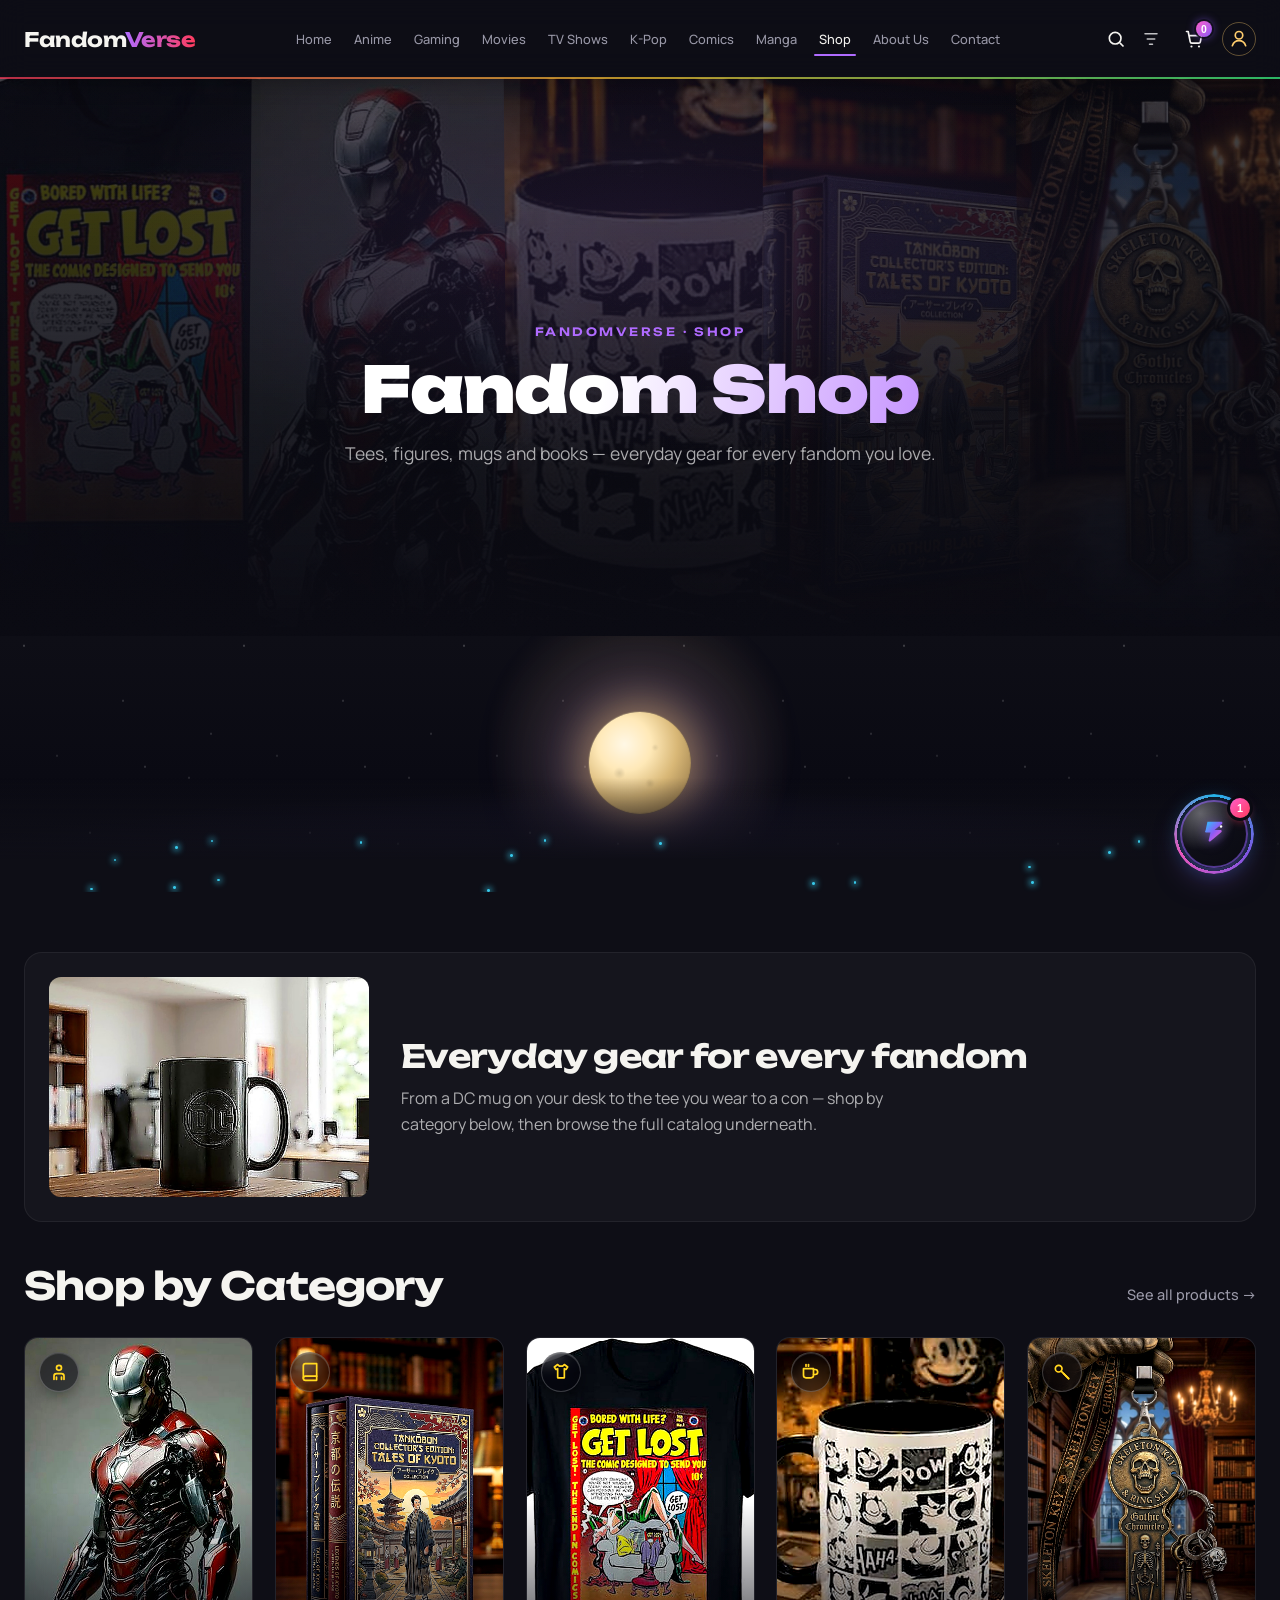
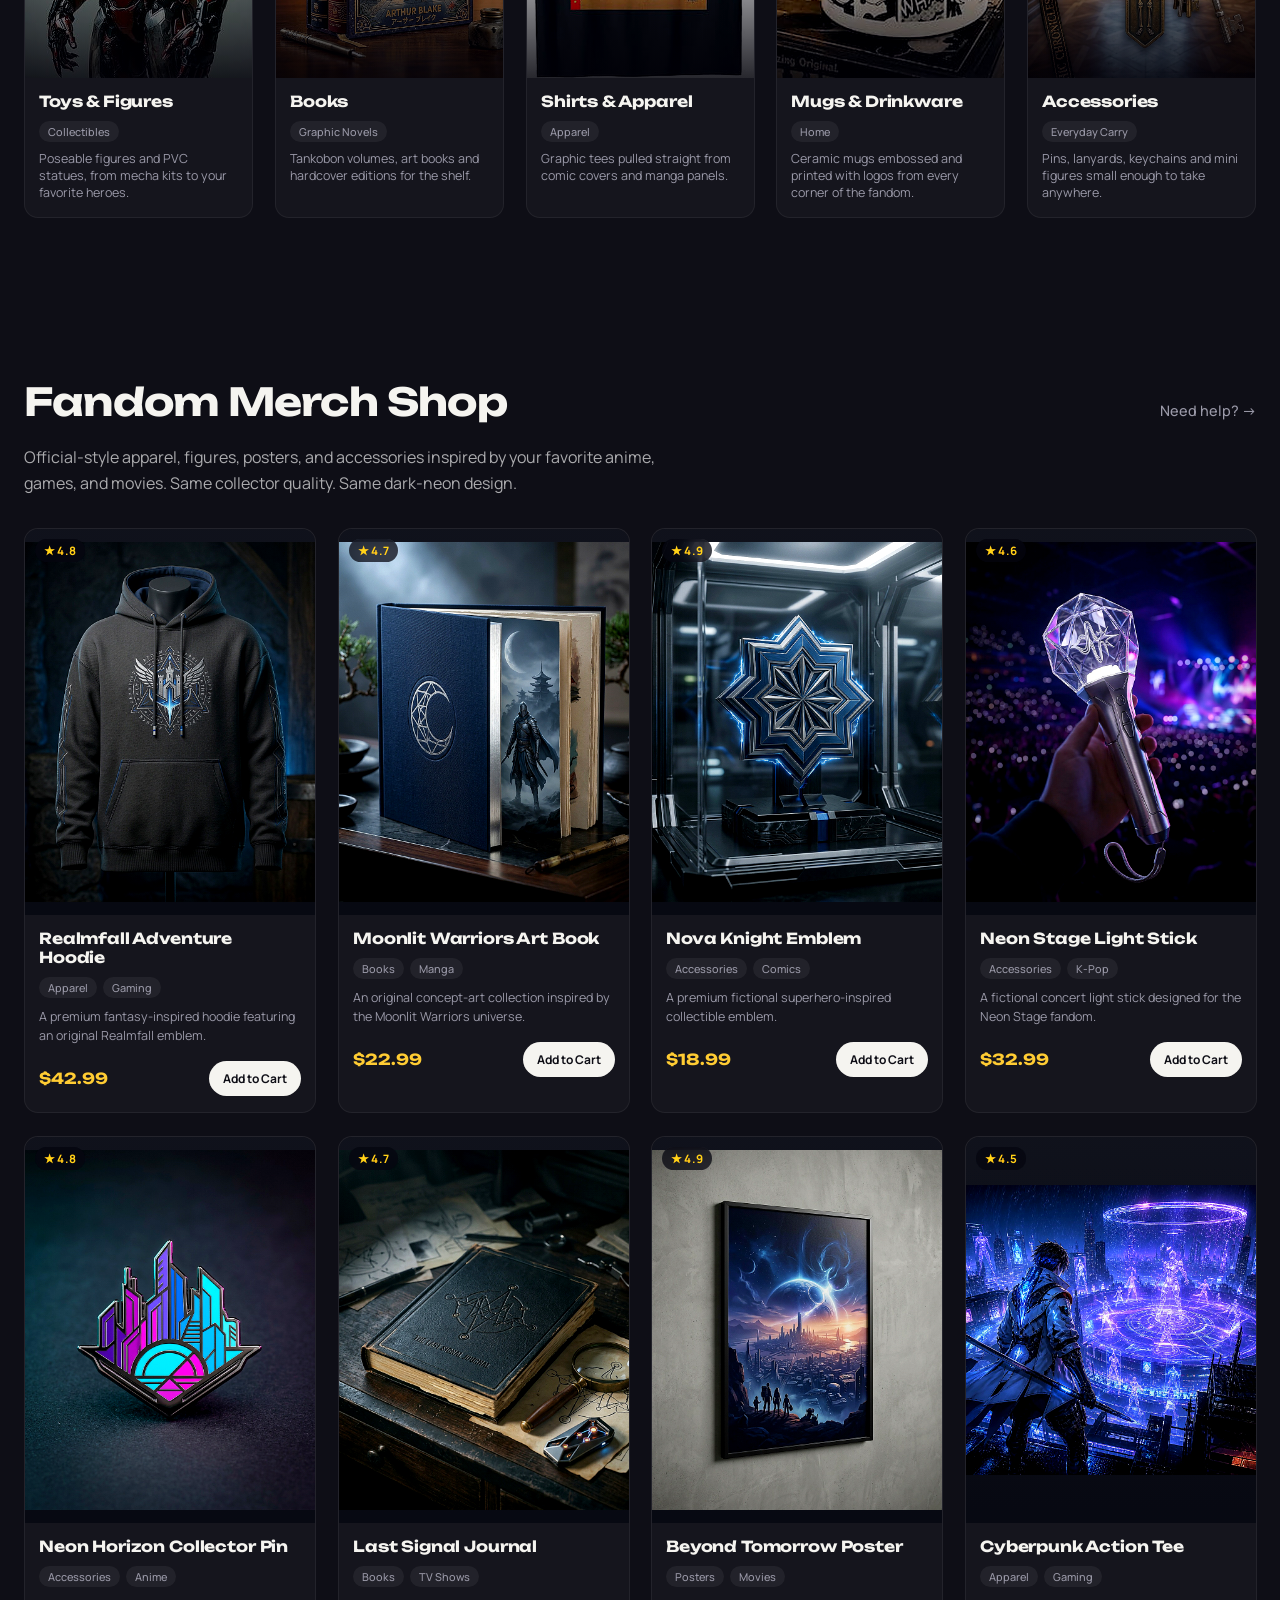
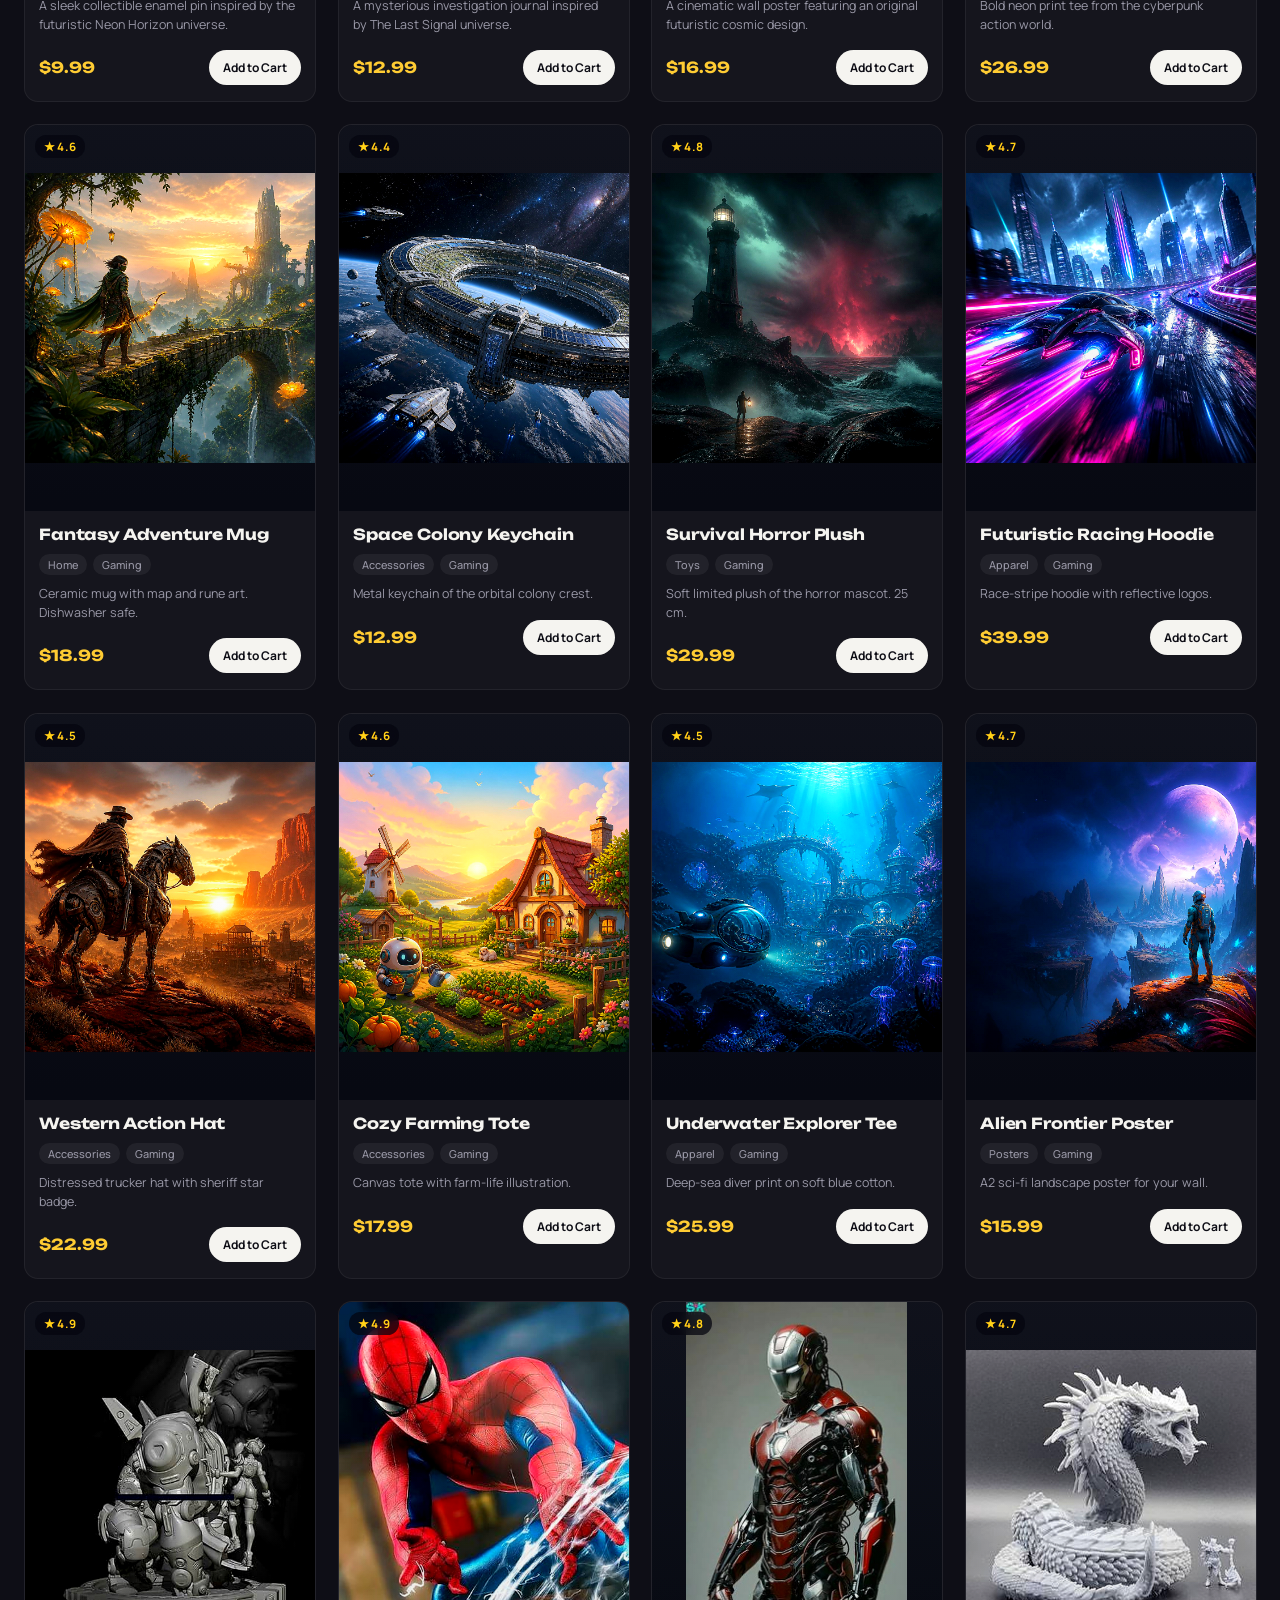
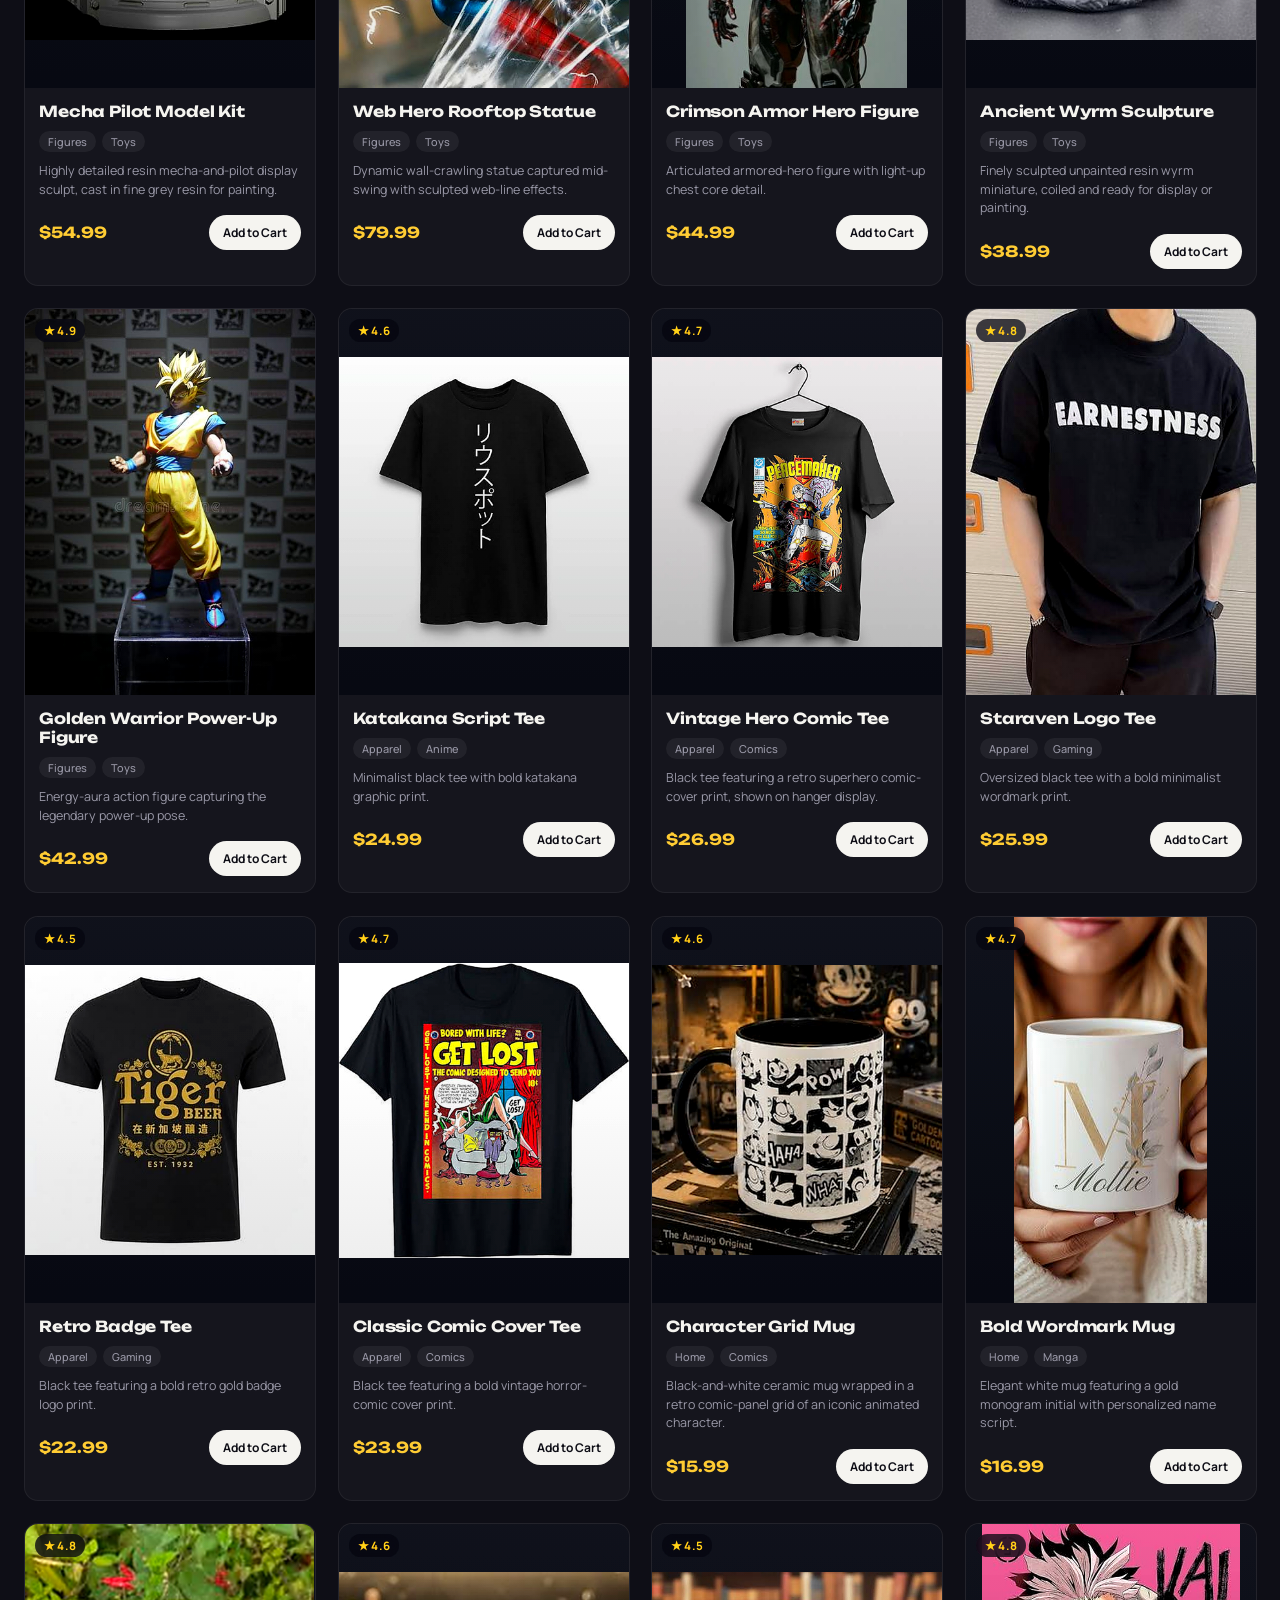
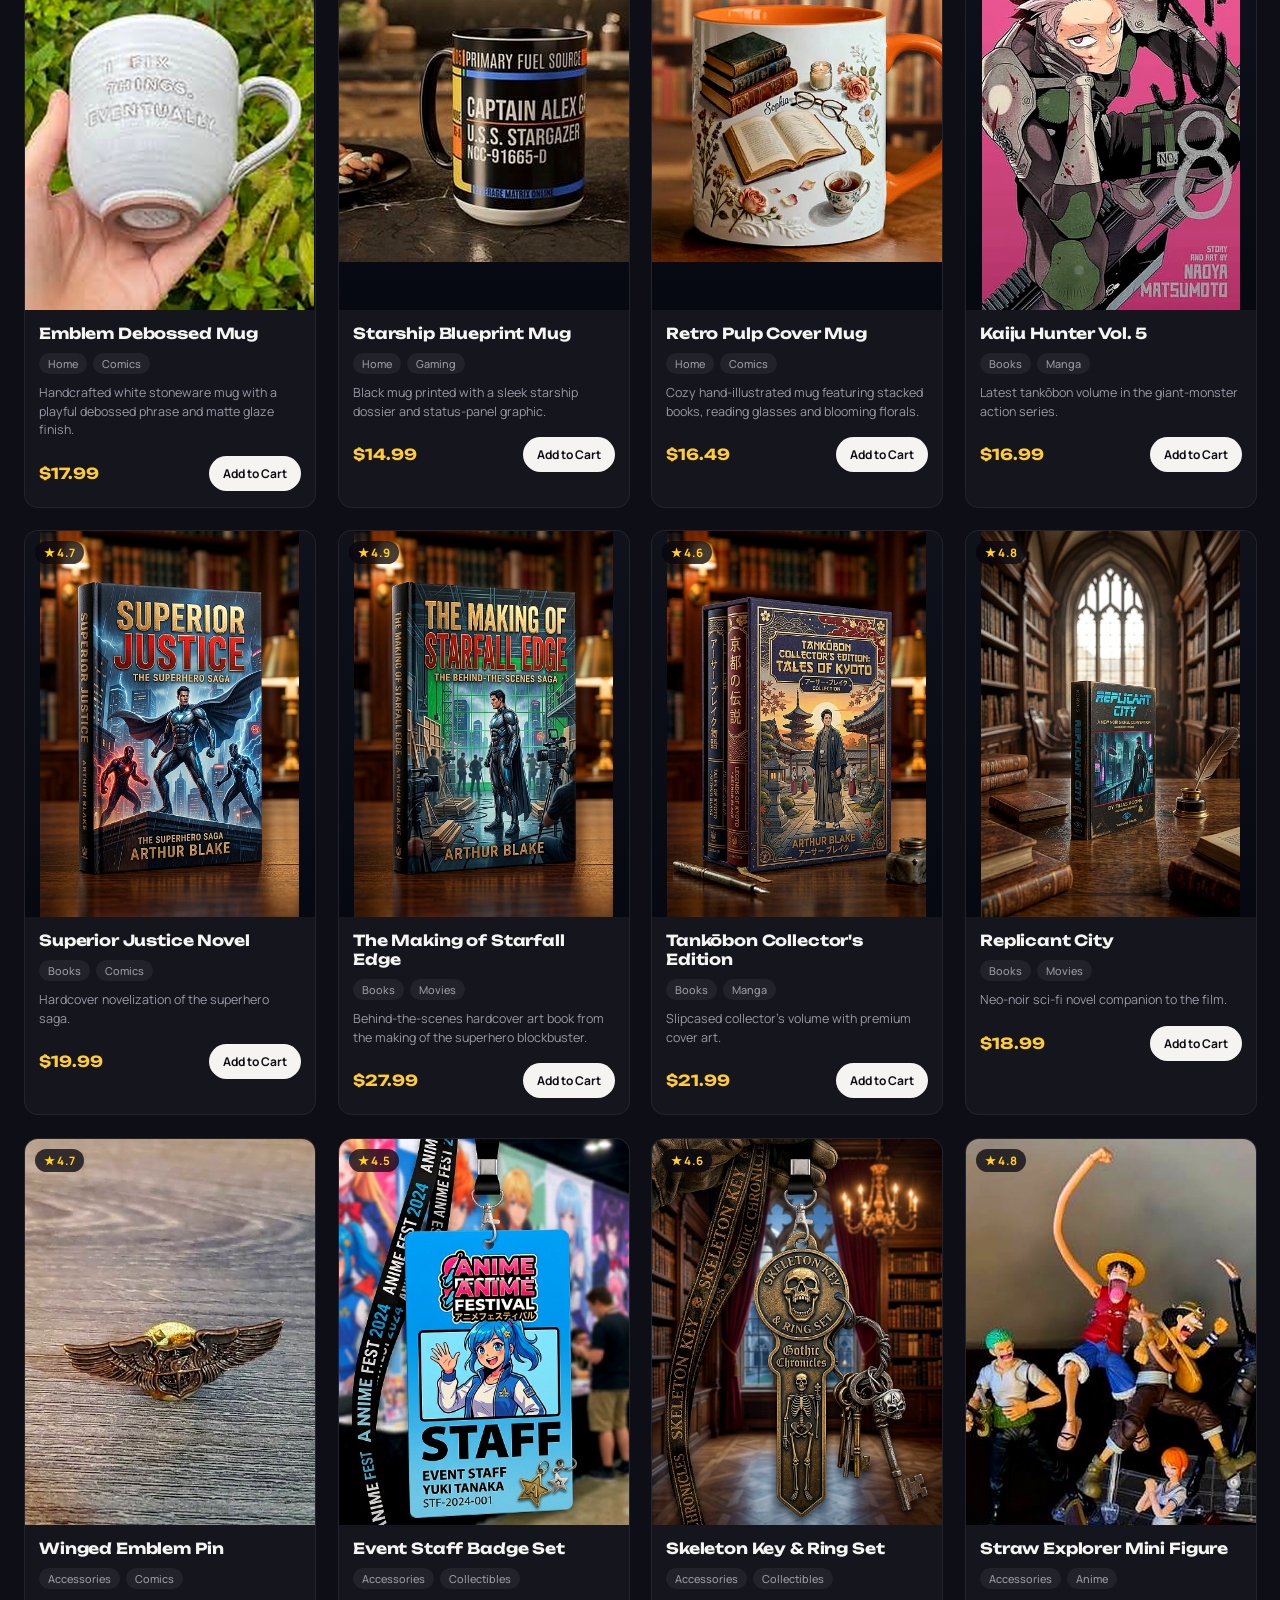
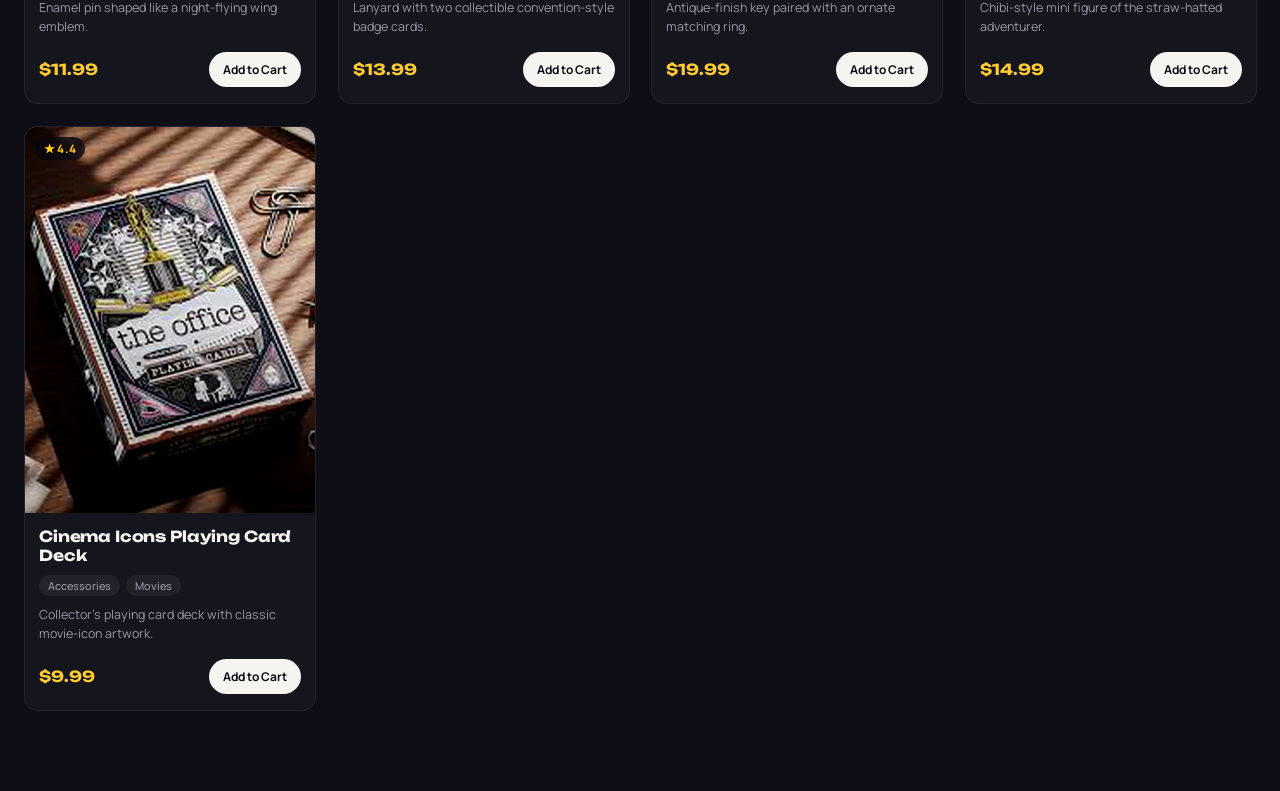
<file: shop.html>
<!DOCTYPE html>
<html lang="en">

<head>
  <meta charset="UTF-8">
  <meta name="viewport" content="width=device-width, initial-scale=1.0">
  <title>FandomVerse — Shop</title>
  <link rel="icon" type="image/png" href="assets/images/favicon.png">
  <link rel="preconnect" href="https://fonts.googleapis.com">
  <link
    href="https://fonts.googleapis.com/css2?family=Unbounded:wght@500;700;900&family=Manrope:wght@400;500;700&display=swap"
    rel="stylesheet">
  <link rel="stylesheet" href="css/style.css">
  <link rel="stylesheet" href="css/fv-effects.css">
  <link rel="stylesheet" href="css/fv-chatbot.css">
  <link rel="stylesheet" href="css/fv-cart.css">
  <link rel="stylesheet" href="css/premium.css">
  <link rel="stylesheet" href="css/fv-premium-3d.css">
  <link rel="stylesheet" href="css/fv-navsearch.css">
  <link rel="stylesheet" href="css/fv-chatbot-3d.css">
  <script src="js/fv-effects.js" defer></script>
</head>

<body data-page="shop">

  <div id="fv-pagefx" aria-hidden="true">
    <div class="fv-pagefx__shard fv-pagefx__shard--1"></div>
    <div class="fv-pagefx__shard fv-pagefx__shard--2"></div>
    <div class="fv-pagefx__shard fv-pagefx__shard--3"></div>
    <div class="fv-pagefx__shard fv-pagefx__shard--4"></div>
    <div class="fv-pagefx__mark"><img src="assets/images/fandomverse-logo.png" alt=""></div>
  </div>


  <header class="site-header" id="site-header">
    <div class="header-inner">
      <a href="index.html" class="logo">Fandom<span>Verse</span></a>

      <nav class="main-nav" id="main-nav">
        <span class="nav-pill" id="nav-pill" aria-hidden="true"></span>
        <a href="index.html">Home</a>
        <a href="anime.html">Anime</a>
        <a href="gaming.html">Gaming</a>
        <a href="movies.html">Movies</a>
        <a href="tvshows.html">TV Shows</a>
        <a href="kpop.html">K-Pop</a>
        <a href="comics.html">Comics</a>
        <a href="manga.html">Manga</a>
        <a href="shop.html">Shop</a>
        <a href="about.html">About Us</a>
        <a href="contact.html">Contact</a>
      </nav>

      <div class="header-actions">
        <div class="search-box" id="search-box">
          <button class="icon-btn" id="search-toggle" aria-label="Search">
            <svg viewBox="0 0 24 24" width="20" height="20">
              <circle cx="11" cy="11" r="7" fill="none" stroke="currentColor" stroke-width="2" />
              <line x1="21" y1="21" x2="16.65" y2="16.65" stroke="currentColor" stroke-width="2" />
            </svg>
          </button>
          <input type="text" id="search-input" placeholder="Search characters, shows, merch…" autocomplete="off">
          <button class="icon-btn sf-toggle" id="search-filter-toggle" aria-label="Filter and sort"
            aria-expanded="false">
            <svg viewBox="0 0 24 24" width="18" height="18">
              <path d="M4 5h16M7 12h10M10 19h4" fill="none" stroke="currentColor" stroke-width="2"
                stroke-linecap="round" />
            </svg>
            <span class="sf-dot" aria-hidden="true"></span>
          </button>
          <div class="sf-panel" id="sf-panel" role="dialog" aria-label="Search filters and sorting">
            <div class="sf-panel__glow" aria-hidden="true"></div>
            <div class="sf-panel__inner">
              <div class="sf-panel__row sf-panel__row--sort" id="sf-sort-row">
                <span class="sf-panel__label">Sort by</span>
                <div class="sf-sort" id="sf-sort" role="listbox"></div>
              </div>
              <div class="sf-panel__row sf-panel__row--filter">
                <span class="sf-panel__label">Filter</span>
                <div class="sf-chips" id="sf-chips"></div>
              </div>
              <div class="sf-panel__footer">
                <button type="button" class="sf-clear" id="sf-clear">Clear all</button>
                <span class="sf-count" id="sf-count"></span>
              </div>
            </div>
          </div>
        </div>
        <button class="icon-btn" id="cart-toggle" aria-label="Cart">
          <svg viewBox="0 0 24 24" width="20" height="20">
            <path d="M3 3h2l2.4 12.2a2 2 0 0 0 2 1.8h8.2a2 2 0 0 0 2-1.6L21 8H6" fill="none" stroke="currentColor"
              stroke-width="2" stroke-linecap="round" stroke-linejoin="round" />
            <circle cx="9" cy="21" r="1.3" fill="currentColor" />
            <circle cx="18" cy="21" r="1.3" fill="currentColor" />
          </svg>
          <span class="cart-count" id="cart-count">0</span>
        </button>
        <button class="menu-toggle" id="menu-toggle" aria-label="Menu" aria-expanded="false">
          <span></span><span></span><span></span>
        </button>
      </div>
    </div>
  </header>


  <div class="mobile-nav" id="mobile-nav">
    <nav>
      <a href="anime.html">Anime</a>
      <a href="gaming.html">Gaming</a>
      <a href="movies.html">Movies</a>
      <a href="tvshows.html">TV Shows</a>
      <a href="kpop.html">K-Pop</a>
      <a href="comics.html">Comics</a>
      <a href="manga.html">Manga</a>
      <a href="shop.html">Shop</a>
      <a href="about.html">About Us</a>
      <a href="contact.html">Contact</a>
    </nav>
  </div>


  <section class="fv-hero3d" id="fv-shop-hero">
    <div class="fv-hero3d__stage" aria-hidden="true">
      <div class="fv-hero3d__tile"
        style="background-image:url('assets/images/merchandise/category-shirts-apparel.jpg');"></div>
      <div class="fv-hero3d__tile" style="background-image:url('assets/images/merchandise/category-toys-figures.jpg');">
      </div>
      <div class="fv-hero3d__tile" style="background-image:url('assets/images/merchandise/category-mugs.jpg');"></div>
      <div class="fv-hero3d__tile" style="background-image:url('assets/images/merchandise/category-books.jpg');"></div>
      <div class="fv-hero3d__tile" style="background-image:url('assets/images/merchandise/category-accessories.jpg');">
      </div>
    </div>
    <div class="fv-hero3d__scrim" aria-hidden="true"></div>
    <div class="fv-hero3d__grain" aria-hidden="true"></div>
    <div class="fv-hero3d__inner">
      <p class="fv-hero3d__eyebrow">FANDOMVERSE &middot; SHOP</p>
      <h1 class="fv-hero3d__title">Fandom Shop</h1>
      <p class="fv-hero3d__desc">Tees, figures, mugs and books — everyday gear for every fandom you love.</p>
    </div>
  </section>


  <section class="anime-section" id="shop-categories" style="padding-top: 60px;">
    <div class="section-inner">

      <div
        style="display:flex;flex-wrap:wrap;gap:32px;align-items:center;background:rgba(255,255,255,0.03);border:1px solid rgba(255,255,255,0.06);border-radius:18px;padding:24px;margin-bottom:40px;">
        <img src="assets/images/merchandise/shop-hero-mug.jpg" alt="DC embossed mug on a desk" loading="lazy"
          style="width:320px;max-width:100%;height:220px;object-fit:cover;border-radius:12px;flex-shrink:0;"
          onerror="this.style.display='none';">
        <div style="flex:1;min-width:240px;">
          <h2
            style="font-family:var(--font-display);font-weight:700;font-size:clamp(1.4rem,2.6vw,2rem);letter-spacing:-0.02em;margin-bottom:10px;">
            Everyday gear for every fandom</h2>
          <p style="color:rgba(255,255,255,0.65);line-height:1.6;max-width:520px;">From a DC mug on your desk to the tee
            you wear to a con — shop by category below, then browse the full catalog underneath.</p>
        </div>
      </div>

      <div class="section-heading">
        <h2>Shop by Category</h2>
        <a href="#shop" class="section-link">See all products →</a>
      </div>

      <div class="anime-grid">

        <article class="anime-card">
          <div class="anime-card__poster"
            style="--card-img: url('../assets/images/merchandise/category-toys-figures.jpg');">
            <span class="cat-icon" aria-hidden="true"><svg viewBox="0 0 24 24" width="20" height="20" fill="none"
                stroke="currentColor" stroke-width="2" stroke-linecap="round" stroke-linejoin="round">
                <circle cx="12" cy="7" r="3" />
                <path d="M6 21v-4a3 3 0 0 1 3-3h6a3 3 0 0 1 3 3v4" />
                <path d="M9 21v-3" />
                <path d="M15 21v-3" />
              </svg></span>
            <div class="anime-card__overlay"><span class="anime-card__cta">Browse</span></div>
          </div>
          <div class="anime-card__body">
            <span class="anime-card__title">Toys &amp; Figures</span>
            <div class="anime-card__tags"><span class="tag">Collectibles</span></div>
            <p class="anime-card__desc" style="margin-top:6px;font-size:0.78rem;color:var(--text-dim);">Poseable figures
              and PVC statues, from mecha kits to your favorite heroes.</p>
          </div>
        </article>

        <article class="anime-card">
          <div class="anime-card__poster" style="--card-img: url('../assets/images/merchandise/category-books.jpg');">
            <span class="cat-icon" aria-hidden="true"><svg viewBox="0 0 24 24" width="20" height="20" fill="none"
                stroke="currentColor" stroke-width="2" stroke-linecap="round" stroke-linejoin="round">
                <path d="M4 19.5A2.5 2.5 0 0 1 6.5 17H20" />
                <path d="M6.5 2H20v20H6.5A2.5 2.5 0 0 1 4 19.5v-15A2.5 2.5 0 0 1 6.5 2z" />
              </svg></span>
            <div class="anime-card__overlay"><span class="anime-card__cta">Browse</span></div>
          </div>
          <div class="anime-card__body">
            <span class="anime-card__title">Books</span>
            <div class="anime-card__tags"><span class="tag">Graphic Novels</span></div>
            <p class="anime-card__desc" style="margin-top:6px;font-size:0.78rem;color:var(--text-dim);">Tankobon
              volumes, art books and hardcover editions for the shelf.</p>
          </div>
        </article>

        <article class="anime-card">
          <div class="anime-card__poster"
            style="--card-img: url('../assets/images/merchandise/category-shirts-apparel.jpg');">
            <span class="cat-icon" aria-hidden="true"><svg viewBox="0 0 24 24" width="20" height="20" fill="none"
                stroke="currentColor" stroke-width="2" stroke-linecap="round" stroke-linejoin="round">
                <path d="M8 3 4 6l2 3 2-1v11h8V8l2 1 2-3-4-3-2 2h-4z" />
              </svg></span>
            <div class="anime-card__overlay"><span class="anime-card__cta">Browse</span></div>
          </div>
          <div class="anime-card__body">
            <span class="anime-card__title">Shirts &amp; Apparel</span>
            <div class="anime-card__tags"><span class="tag">Apparel</span></div>
            <p class="anime-card__desc" style="margin-top:6px;font-size:0.78rem;color:var(--text-dim);">Graphic tees
              pulled straight from comic covers and manga panels.</p>
          </div>
        </article>

        <article class="anime-card">
          <div class="anime-card__poster" style="--card-img: url('../assets/images/merchandise/category-mugs.jpg');">
            <span class="cat-icon" aria-hidden="true"><svg viewBox="0 0 24 24" width="20" height="20" fill="none"
                stroke="currentColor" stroke-width="2" stroke-linecap="round" stroke-linejoin="round">
                <path d="M3 8h12v8a3 3 0 0 1-3 3H6a3 3 0 0 1-3-3V8z" />
                <path d="M15 9h2a3 3 0 0 1 0 6h-2" />
                <path d="M6 3v2" />
                <path d="M9 3v2" />
              </svg></span>
            <div class="anime-card__overlay"><span class="anime-card__cta">Browse</span></div>
          </div>
          <div class="anime-card__body">
            <span class="anime-card__title">Mugs &amp; Drinkware</span>
            <div class="anime-card__tags"><span class="tag">Home</span></div>
            <p class="anime-card__desc" style="margin-top:6px;font-size:0.78rem;color:var(--text-dim);">Ceramic mugs
              embossed and printed with logos from every corner of the fandom.</p>
          </div>
        </article>

        <article class="anime-card">
          <div class="anime-card__poster"
            style="--card-img: url('../assets/images/merchandise/category-accessories.jpg');">
            <span class="cat-icon" aria-hidden="true"><svg viewBox="0 0 24 24" width="20" height="20" fill="none"
                stroke="currentColor" stroke-width="2" stroke-linecap="round" stroke-linejoin="round">
                <circle cx="8" cy="8" r="4" />
                <path d="M11 11 20 20" />
                <path d="M17 17l3 3" />
                <path d="M14 14l2.5 2.5" />
              </svg></span>
            <div class="anime-card__overlay"><span class="anime-card__cta">Browse</span></div>
          </div>
          <div class="anime-card__body">
            <span class="anime-card__title">Accessories</span>
            <div class="anime-card__tags"><span class="tag">Everyday Carry</span></div>
            <p class="anime-card__desc" style="margin-top:6px;font-size:0.78rem;color:var(--text-dim);">Pins, lanyards,
              keychains and mini figures small enough to take anywhere.</p>
          </div>
        </article>

      </div>
    </div>
  </section>


  <section class="anime-section" id="shop">
    <div class="section-inner">
      <div class="section-heading">
        <h2>Fandom Merch Shop</h2>
        <a href="contact.html" class="section-link">Need help? →</a>
      </div>
      <p style="color:rgba(255,255,255,0.65);max-width:640px;margin:-8px 0 32px;line-height:1.6;">
        Official-style apparel, figures, posters, and accessories inspired by your favorite anime, games, and movies.
        Same collector quality. Same dark-neon design.
      </p>

      <div class="anime-grid anime-grid--store">

        <article class="anime-card anime-card--store">
          <div class="anime-card__poster" style="--card-img: url('../assets/images/merchandise/realmfall-hoodie.jpg');">
            <span class="anime-card__rating">★ 4.8</span>
            <div class="anime-card__overlay"><span class="anime-card__cta">View</span></div>
          </div>
          <div class="anime-card__body">
            <span class="anime-card__title">Realmfall Adventure Hoodie</span>
            <div class="anime-card__tags">
              <span class="tag">Apparel</span>
              <span class="tag">Gaming</span>
            </div>
            <p class="anime-card__desc">A premium fantasy-inspired hoodie featuring an original Realmfall emblem.</p>
            <div class="anime-card__footer">
              <span class="anime-card__price">$42.99</span>
              <button class="buy-btn">Add to Cart</button>
            </div>
          </div>
        </article>
        <article class="anime-card anime-card--store">
          <div class="anime-card__poster"
            style="--card-img: url('../assets/images/merchandise/moonlit-warriors-artbook.jpg');">
            <span class="anime-card__rating">★ 4.7</span>
            <div class="anime-card__overlay"><span class="anime-card__cta">View</span></div>
          </div>
          <div class="anime-card__body">
            <span class="anime-card__title">Moonlit Warriors Art Book</span>
            <div class="anime-card__tags">
              <span class="tag">Books</span>
              <span class="tag">Manga</span>
            </div>
            <p class="anime-card__desc">An original concept-art collection inspired by the Moonlit Warriors universe.
            </p>
            <div class="anime-card__footer">
              <span class="anime-card__price">$22.99</span>
              <button class="buy-btn">Add to Cart</button>
            </div>
          </div>
        </article>
        <article class="anime-card anime-card--store">
          <div class="anime-card__poster"
            style="--card-img: url('../assets/images/merchandise/nova-knight-emblem.jpg');">
            <span class="anime-card__rating">★ 4.9</span>
            <div class="anime-card__overlay"><span class="anime-card__cta">View</span></div>
          </div>
          <div class="anime-card__body">
            <span class="anime-card__title">Nova Knight Emblem</span>
            <div class="anime-card__tags">
              <span class="tag">Accessories</span>
              <span class="tag">Comics</span>
            </div>
            <p class="anime-card__desc">A premium fictional superhero-inspired collectible emblem.</p>
            <div class="anime-card__footer">
              <span class="anime-card__price">$18.99</span>
              <button class="buy-btn">Add to Cart</button>
            </div>
          </div>
        </article>
        <article class="anime-card anime-card--store">
          <div class="anime-card__poster"
            style="--card-img: url('../assets/images/merchandise/neon-stage-lightstick.jpg');">
            <span class="anime-card__rating">★ 4.6</span>
            <div class="anime-card__overlay"><span class="anime-card__cta">View</span></div>
          </div>
          <div class="anime-card__body">
            <span class="anime-card__title">Neon Stage Light Stick</span>
            <div class="anime-card__tags">
              <span class="tag">Accessories</span>
              <span class="tag">K-Pop</span>
            </div>
            <p class="anime-card__desc">A fictional concert light stick designed for the Neon Stage fandom.</p>
            <div class="anime-card__footer">
              <span class="anime-card__price">$32.99</span>
              <button class="buy-btn">Add to Cart</button>
            </div>
          </div>
        </article>
        <article class="anime-card anime-card--store">
          <div class="anime-card__poster" style="--card-img: url('../assets/images/merchandise/neon-horizon-pin.jpg');">
            <span class="anime-card__rating">★ 4.8</span>
            <div class="anime-card__overlay"><span class="anime-card__cta">View</span></div>
          </div>
          <div class="anime-card__body">
            <span class="anime-card__title">Neon Horizon Collector Pin</span>
            <div class="anime-card__tags">
              <span class="tag">Accessories</span>
              <span class="tag">Anime</span>
            </div>
            <p class="anime-card__desc">A sleek collectible enamel pin inspired by the futuristic Neon Horizon universe.
            </p>
            <div class="anime-card__footer">
              <span class="anime-card__price">$9.99</span>
              <button class="buy-btn">Add to Cart</button>
            </div>
          </div>
        </article>
        <article class="anime-card anime-card--store">
          <div class="anime-card__poster"
            style="--card-img: url('../assets/images/merchandise/last-signal-journal.jpg');">
            <span class="anime-card__rating">★ 4.7</span>
            <div class="anime-card__overlay"><span class="anime-card__cta">View</span></div>
          </div>
          <div class="anime-card__body">
            <span class="anime-card__title">Last Signal Journal</span>
            <div class="anime-card__tags">
              <span class="tag">Books</span>
              <span class="tag">TV Shows</span>
            </div>
            <p class="anime-card__desc">A mysterious investigation journal inspired by The Last Signal universe.</p>
            <div class="anime-card__footer">
              <span class="anime-card__price">$12.99</span>
              <button class="buy-btn">Add to Cart</button>
            </div>
          </div>
        </article>
        <article class="anime-card anime-card--store">
          <div class="anime-card__poster"
            style="--card-img: url('../assets/images/merchandise/beyond-tomorrow-poster.jpg');">
            <span class="anime-card__rating">★ 4.9</span>
            <div class="anime-card__overlay"><span class="anime-card__cta">View</span></div>
          </div>
          <div class="anime-card__body">
            <span class="anime-card__title">Beyond Tomorrow Poster</span>
            <div class="anime-card__tags">
              <span class="tag">Posters</span>
              <span class="tag">Movies</span>
            </div>
            <p class="anime-card__desc">A cinematic wall poster featuring an original futuristic cosmic design.</p>
            <div class="anime-card__footer">
              <span class="anime-card__price">$16.99</span>
              <button class="buy-btn">Add to Cart</button>
            </div>
          </div>
        </article>
        <article class="anime-card anime-card--store">
          <div class="anime-card__poster" style="--card-img: url('../assets/images/gaming/cyberpunk-action.jpg');">
            <span class="anime-card__rating">★ 4.5</span>
            <div class="anime-card__overlay"><span class="anime-card__cta">View</span></div>
          </div>
          <div class="anime-card__body">
            <span class="anime-card__title">Cyberpunk Action Tee</span>
            <div class="anime-card__tags">
              <span class="tag">Apparel</span>
              <span class="tag">Gaming</span>
            </div>
            <p class="anime-card__desc">Bold neon print tee from the cyberpunk action world.</p>
            <div class="anime-card__footer">
              <span class="anime-card__price">$26.99</span>
              <button class="buy-btn">Add to Cart</button>
            </div>
          </div>
        </article>
        <article class="anime-card anime-card--store">
          <div class="anime-card__poster" style="--card-img: url('../assets/images/gaming/fantasy-adventure.jpg');">
            <span class="anime-card__rating">★ 4.6</span>
            <div class="anime-card__overlay"><span class="anime-card__cta">View</span></div>
          </div>
          <div class="anime-card__body">
            <span class="anime-card__title">Fantasy Adventure Mug</span>
            <div class="anime-card__tags">
              <span class="tag">Home</span>
              <span class="tag">Gaming</span>
            </div>
            <p class="anime-card__desc">Ceramic mug with map and rune art. Dishwasher safe.</p>
            <div class="anime-card__footer">
              <span class="anime-card__price">$18.99</span>
              <button class="buy-btn">Add to Cart</button>
            </div>
          </div>
        </article>
        <article class="anime-card anime-card--store">
          <div class="anime-card__poster" style="--card-img: url('../assets/images/gaming/space-colony.jpg');">
            <span class="anime-card__rating">★ 4.4</span>
            <div class="anime-card__overlay"><span class="anime-card__cta">View</span></div>
          </div>
          <div class="anime-card__body">
            <span class="anime-card__title">Space Colony Keychain</span>
            <div class="anime-card__tags">
              <span class="tag">Accessories</span>
              <span class="tag">Gaming</span>
            </div>
            <p class="anime-card__desc">Metal keychain of the orbital colony crest.</p>
            <div class="anime-card__footer">
              <span class="anime-card__price">$12.99</span>
              <button class="buy-btn">Add to Cart</button>
            </div>
          </div>
        </article>
        <article class="anime-card anime-card--store">
          <div class="anime-card__poster" style="--card-img: url('../assets/images/gaming/survival-horror.jpg');">
            <span class="anime-card__rating">★ 4.8</span>
            <div class="anime-card__overlay"><span class="anime-card__cta">View</span></div>
          </div>
          <div class="anime-card__body">
            <span class="anime-card__title">Survival Horror Plush</span>
            <div class="anime-card__tags">
              <span class="tag">Toys</span>
              <span class="tag">Gaming</span>
            </div>
            <p class="anime-card__desc">Soft limited plush of the horror mascot. 25 cm.</p>
            <div class="anime-card__footer">
              <span class="anime-card__price">$29.99</span>
              <button class="buy-btn">Add to Cart</button>
            </div>
          </div>
        </article>
        <article class="anime-card anime-card--store">
          <div class="anime-card__poster" style="--card-img: url('../assets/images/gaming/futuristic-racing.jpg');">
            <span class="anime-card__rating">★ 4.7</span>
            <div class="anime-card__overlay"><span class="anime-card__cta">View</span></div>
          </div>
          <div class="anime-card__body">
            <span class="anime-card__title">Futuristic Racing Hoodie</span>
            <div class="anime-card__tags">
              <span class="tag">Apparel</span>
              <span class="tag">Gaming</span>
            </div>
            <p class="anime-card__desc">Race-stripe hoodie with reflective logos.</p>
            <div class="anime-card__footer">
              <span class="anime-card__price">$39.99</span>
              <button class="buy-btn">Add to Cart</button>
            </div>
          </div>
        </article>
        <article class="anime-card anime-card--store">
          <div class="anime-card__poster" style="--card-img: url('../assets/images/gaming/western-action.jpg');">
            <span class="anime-card__rating">★ 4.5</span>
            <div class="anime-card__overlay"><span class="anime-card__cta">View</span></div>
          </div>
          <div class="anime-card__body">
            <span class="anime-card__title">Western Action Hat</span>
            <div class="anime-card__tags">
              <span class="tag">Accessories</span>
              <span class="tag">Gaming</span>
            </div>
            <p class="anime-card__desc">Distressed trucker hat with sheriff star badge.</p>
            <div class="anime-card__footer">
              <span class="anime-card__price">$22.99</span>
              <button class="buy-btn">Add to Cart</button>
            </div>
          </div>
        </article>
        <article class="anime-card anime-card--store">
          <div class="anime-card__poster" style="--card-img: url('../assets/images/gaming/cozy-farming.jpg');">
            <span class="anime-card__rating">★ 4.6</span>
            <div class="anime-card__overlay"><span class="anime-card__cta">View</span></div>
          </div>
          <div class="anime-card__body">
            <span class="anime-card__title">Cozy Farming Tote</span>
            <div class="anime-card__tags">
              <span class="tag">Accessories</span>
              <span class="tag">Gaming</span>
            </div>
            <p class="anime-card__desc">Canvas tote with farm-life illustration.</p>
            <div class="anime-card__footer">
              <span class="anime-card__price">$17.99</span>
              <button class="buy-btn">Add to Cart</button>
            </div>
          </div>
        </article>
        <article class="anime-card anime-card--store">
          <div class="anime-card__poster"
            style="--card-img: url('../assets/images/gaming/underwater-exploration.jpg');">
            <span class="anime-card__rating">★ 4.5</span>
            <div class="anime-card__overlay"><span class="anime-card__cta">View</span></div>
          </div>
          <div class="anime-card__body">
            <span class="anime-card__title">Underwater Explorer Tee</span>
            <div class="anime-card__tags">
              <span class="tag">Apparel</span>
              <span class="tag">Gaming</span>
            </div>
            <p class="anime-card__desc">Deep-sea diver print on soft blue cotton.</p>
            <div class="anime-card__footer">
              <span class="anime-card__price">$25.99</span>
              <button class="buy-btn">Add to Cart</button>
            </div>
          </div>
        </article>
        <article class="anime-card anime-card--store">
          <div class="anime-card__poster" style="--card-img: url('../assets/images/gaming/alien-frontier.jpg');">
            <span class="anime-card__rating">★ 4.7</span>
            <div class="anime-card__overlay"><span class="anime-card__cta">View</span></div>
          </div>
          <div class="anime-card__body">
            <span class="anime-card__title">Alien Frontier Poster</span>
            <div class="anime-card__tags">
              <span class="tag">Posters</span>
              <span class="tag">Gaming</span>
            </div>
            <p class="anime-card__desc">A2 sci-fi landscape poster for your wall.</p>
            <div class="anime-card__footer">
              <span class="anime-card__price">$15.99</span>
              <button class="buy-btn">Add to Cart</button>
            </div>
          </div>
        </article>


        <article class="anime-card anime-card--store">
          <div class="anime-card__poster"
            style="--card-img: url('../assets/images/merchandise/products/toy-gundam.jpg');">
            <span class="anime-card__rating">★ 4.9</span>
            <div class="anime-card__overlay"><span class="anime-card__cta">View</span></div>
          </div>
          <div class="anime-card__body">
            <span class="anime-card__title">Mecha Pilot Model Kit</span>
            <div class="anime-card__tags">
              <span class="tag">Figures</span>
              <span class="tag">Toys</span>
            </div>
            <p class="anime-card__desc">Highly detailed resin mecha-and-pilot display sculpt, cast in fine grey resin
              for painting.</p>
            <div class="anime-card__footer">
              <span class="anime-card__price">$54.99</span>
              <button class="buy-btn">Add to Cart</button>
            </div>
          </div>
        </article>
        <article class="anime-card anime-card--store">
          <div class="anime-card__poster"
            style="--card-img: url('../assets/images/merchandise/products/toy-spiderman-statue.jpg');">
            <span class="anime-card__rating">★ 4.9</span>
            <div class="anime-card__overlay"><span class="anime-card__cta">View</span></div>
          </div>
          <div class="anime-card__body">
            <span class="anime-card__title">Web Hero Rooftop Statue</span>
            <div class="anime-card__tags">
              <span class="tag">Figures</span>
              <span class="tag">Toys</span>
            </div>
            <p class="anime-card__desc">Dynamic wall-crawling statue captured mid-swing with sculpted web-line effects.
            </p>
            <div class="anime-card__footer">
              <span class="anime-card__price">$79.99</span>
              <button class="buy-btn">Add to Cart</button>
            </div>
          </div>
        </article>
        <article class="anime-card anime-card--store">
          <div class="anime-card__poster"
            style="--card-img: url('../assets/images/merchandise/products/toy-ironman-figure.jpg');">
            <span class="anime-card__rating">★ 4.8</span>
            <div class="anime-card__overlay"><span class="anime-card__cta">View</span></div>
          </div>
          <div class="anime-card__body">
            <span class="anime-card__title">Crimson Armor Hero Figure</span>
            <div class="anime-card__tags">
              <span class="tag">Figures</span>
              <span class="tag">Toys</span>
            </div>
            <p class="anime-card__desc">Articulated armored-hero figure with light-up chest core detail.</p>
            <div class="anime-card__footer">
              <span class="anime-card__price">$44.99</span>
              <button class="buy-btn">Add to Cart</button>
            </div>
          </div>
        </article>
        <article class="anime-card anime-card--store">
          <div class="anime-card__poster"
            style="--card-img: url('../assets/images/merchandise/products/toy-dragon-figure.jpg');">
            <span class="anime-card__rating">★ 4.7</span>
            <div class="anime-card__overlay"><span class="anime-card__cta">View</span></div>
          </div>
          <div class="anime-card__body">
            <span class="anime-card__title">Ancient Wyrm Sculpture</span>
            <div class="anime-card__tags">
              <span class="tag">Figures</span>
              <span class="tag">Toys</span>
            </div>
            <p class="anime-card__desc">Finely sculpted unpainted resin wyrm miniature, coiled and ready for display or
              painting.</p>
            <div class="anime-card__footer">
              <span class="anime-card__price">$38.99</span>
              <button class="buy-btn">Add to Cart</button>
            </div>
          </div>
        </article>
        <article class="anime-card anime-card--store">
          <div class="anime-card__poster"
            style="--card-img: url('../assets/images/merchandise/products/toy-goku-figure.jpg');">
            <span class="anime-card__rating">★ 4.9</span>
            <div class="anime-card__overlay"><span class="anime-card__cta">View</span></div>
          </div>
          <div class="anime-card__body">
            <span class="anime-card__title">Golden Warrior Power-Up Figure</span>
            <div class="anime-card__tags">
              <span class="tag">Figures</span>
              <span class="tag">Toys</span>
            </div>
            <p class="anime-card__desc">Energy-aura action figure capturing the legendary power-up pose.</p>
            <div class="anime-card__footer">
              <span class="anime-card__price">$42.99</span>
              <button class="buy-btn">Add to Cart</button>
            </div>
          </div>
        </article>


        <article class="anime-card anime-card--store">
          <div class="anime-card__poster"
            style="--card-img: url('../assets/images/merchandise/products/shirt-anime-katakana-tee.jpg');">
            <span class="anime-card__rating">★ 4.6</span>
            <div class="anime-card__overlay"><span class="anime-card__cta">View</span></div>
          </div>
          <div class="anime-card__body">
            <span class="anime-card__title">Katakana Script Tee</span>
            <div class="anime-card__tags">
              <span class="tag">Apparel</span>
              <span class="tag">Anime</span>
            </div>
            <p class="anime-card__desc">Minimalist black tee with bold katakana graphic print.</p>
            <div class="anime-card__footer">
              <span class="anime-card__price">$24.99</span>
              <button class="buy-btn">Add to Cart</button>
            </div>
          </div>
        </article>
        <article class="anime-card anime-card--store">
          <div class="anime-card__poster"
            style="--card-img: url('../assets/images/merchandise/products/shirt-justice-comic-tee.jpg');">
            <span class="anime-card__rating">★ 4.7</span>
            <div class="anime-card__overlay"><span class="anime-card__cta">View</span></div>
          </div>
          <div class="anime-card__body">
            <span class="anime-card__title">Vintage Hero Comic Tee</span>
            <div class="anime-card__tags">
              <span class="tag">Apparel</span>
              <span class="tag">Comics</span>
            </div>
            <p class="anime-card__desc">Black tee featuring a retro superhero comic-cover print, shown on hanger
              display.</p>
            <div class="anime-card__footer">
              <span class="anime-card__price">$26.99</span>
              <button class="buy-btn">Add to Cart</button>
            </div>
          </div>
        </article>
        <article class="anime-card anime-card--store">
          <div class="anime-card__poster"
            style="--card-img: url('../assets/images/merchandise/products/shirt-staraven-tee.jpg');">
            <span class="anime-card__rating">★ 4.8</span>
            <div class="anime-card__overlay"><span class="anime-card__cta">View</span></div>
          </div>
          <div class="anime-card__body">
            <span class="anime-card__title">Staraven Logo Tee</span>
            <div class="anime-card__tags">
              <span class="tag">Apparel</span>
              <span class="tag">Gaming</span>
            </div>
            <p class="anime-card__desc">Oversized black tee with a bold minimalist wordmark print.</p>
            <div class="anime-card__footer">
              <span class="anime-card__price">$25.99</span>
              <button class="buy-btn">Add to Cart</button>
            </div>
          </div>
        </article>
        <article class="anime-card anime-card--store">
          <div class="anime-card__poster"
            style="--card-img: url('../assets/images/merchandise/products/shirt-olive-icon-tee.jpg');">
            <span class="anime-card__rating">★ 4.5</span>
            <div class="anime-card__overlay"><span class="anime-card__cta">View</span></div>
          </div>
          <div class="anime-card__body">
            <span class="anime-card__title">Retro Badge Tee</span>
            <div class="anime-card__tags">
              <span class="tag">Apparel</span>
              <span class="tag">Gaming</span>
            </div>
            <p class="anime-card__desc">Black tee featuring a bold retro gold badge logo print.</p>
            <div class="anime-card__footer">
              <span class="anime-card__price">$22.99</span>
              <button class="buy-btn">Add to Cart</button>
            </div>
          </div>
        </article>
        <article class="anime-card anime-card--store">
          <div class="anime-card__poster"
            style="--card-img: url('../assets/images/merchandise/products/shirt-comic-hero-tee.jpg');">
            <span class="anime-card__rating">★ 4.7</span>
            <div class="anime-card__overlay"><span class="anime-card__cta">View</span></div>
          </div>
          <div class="anime-card__body">
            <span class="anime-card__title">Classic Comic Cover Tee</span>
            <div class="anime-card__tags">
              <span class="tag">Apparel</span>
              <span class="tag">Comics</span>
            </div>
            <p class="anime-card__desc">Black tee featuring a bold vintage horror-comic cover print.</p>
            <div class="anime-card__footer">
              <span class="anime-card__price">$23.99</span>
              <button class="buy-btn">Add to Cart</button>
            </div>
          </div>
        </article>


        <article class="anime-card anime-card--store">
          <div class="anime-card__poster"
            style="--card-img: url('../assets/images/merchandise/products/mug-manga-faces.jpg');">
            <span class="anime-card__rating">★ 4.6</span>
            <div class="anime-card__overlay"><span class="anime-card__cta">View</span></div>
          </div>
          <div class="anime-card__body">
            <span class="anime-card__title">Character Grid Mug</span>
            <div class="anime-card__tags">
              <span class="tag">Home</span>
              <span class="tag">Comics</span>
            </div>
            <p class="anime-card__desc">Black-and-white ceramic mug wrapped in a retro comic-panel grid of an iconic
              animated character.</p>
            <div class="anime-card__footer">
              <span class="anime-card__price">$15.99</span>
              <button class="buy-btn">Add to Cart</button>
            </div>
          </div>
        </article>
        <article class="anime-card anime-card--store">
          <div class="anime-card__poster"
            style="--card-img: url('../assets/images/merchandise/products/mug-manga-comics-black.jpg');">
            <span class="anime-card__rating">★ 4.7</span>
            <div class="anime-card__overlay"><span class="anime-card__cta">View</span></div>
          </div>
          <div class="anime-card__body">
            <span class="anime-card__title">Bold Wordmark Mug</span>
            <div class="anime-card__tags">
              <span class="tag">Home</span>
              <span class="tag">Manga</span>
            </div>
            <p class="anime-card__desc">Elegant white mug featuring a gold monogram initial with personalized name
              script.</p>
            <div class="anime-card__footer">
              <span class="anime-card__price">$16.99</span>
              <button class="buy-btn">Add to Cart</button>
            </div>
          </div>
        </article>
        <article class="anime-card anime-card--store">
          <div class="anime-card__poster"
            style="--card-img: url('../assets/images/merchandise/products/mug-dc-gray.jpg');">
            <span class="anime-card__rating">★ 4.8</span>
            <div class="anime-card__overlay"><span class="anime-card__cta">View</span></div>
          </div>
          <div class="anime-card__body">
            <span class="anime-card__title">Emblem Debossed Mug</span>
            <div class="anime-card__tags">
              <span class="tag">Home</span>
              <span class="tag">Comics</span>
            </div>
            <p class="anime-card__desc">Handcrafted white stoneware mug with a playful debossed phrase and matte glaze
              finish.</p>
            <div class="anime-card__footer">
              <span class="anime-card__price">$17.99</span>
              <button class="buy-btn">Add to Cart</button>
            </div>
          </div>
        </article>
        <article class="anime-card anime-card--store">
          <div class="anime-card__poster"
            style="--card-img: url('../assets/images/merchandise/products/mug-blue-ship.jpg');">
            <span class="anime-card__rating">★ 4.6</span>
            <div class="anime-card__overlay"><span class="anime-card__cta">View</span></div>
          </div>
          <div class="anime-card__body">
            <span class="anime-card__title">Starship Blueprint Mug</span>
            <div class="anime-card__tags">
              <span class="tag">Home</span>
              <span class="tag">Gaming</span>
            </div>
            <p class="anime-card__desc">Black mug printed with a sleek starship dossier and status-panel graphic.</p>
            <div class="anime-card__footer">
              <span class="anime-card__price">$14.99</span>
              <button class="buy-btn">Add to Cart</button>
            </div>
          </div>
        </article>
        <article class="anime-card anime-card--store">
          <div class="anime-card__poster"
            style="--card-img: url('../assets/images/merchandise/products/mug-beepis-pulp.jpg');">
            <span class="anime-card__rating">★ 4.5</span>
            <div class="anime-card__overlay"><span class="anime-card__cta">View</span></div>
          </div>
          <div class="anime-card__body">
            <span class="anime-card__title">Retro Pulp Cover Mug</span>
            <div class="anime-card__tags">
              <span class="tag">Home</span>
              <span class="tag">Comics</span>
            </div>
            <p class="anime-card__desc">Cozy hand-illustrated mug featuring stacked books, reading glasses and blooming
              florals.</p>
            <div class="anime-card__footer">
              <span class="anime-card__price">$16.49</span>
              <button class="buy-btn">Add to Cart</button>
            </div>
          </div>
        </article>


        <article class="anime-card anime-card--store">
          <div class="anime-card__poster"
            style="--card-img: url('../assets/images/merchandise/products/book-kaiju-hunter.jpg');">
            <span class="anime-card__rating">★ 4.8</span>
            <div class="anime-card__overlay"><span class="anime-card__cta">View</span></div>
          </div>
          <div class="anime-card__body">
            <span class="anime-card__title">Kaiju Hunter Vol. 5</span>
            <div class="anime-card__tags">
              <span class="tag">Books</span>
              <span class="tag">Manga</span>
            </div>
            <p class="anime-card__desc">Latest tankōbon volume in the giant-monster action series.</p>
            <div class="anime-card__footer">
              <span class="anime-card__price">$16.99</span>
              <button class="buy-btn">Add to Cart</button>
            </div>
          </div>
        </article>
        <article class="anime-card anime-card--store">
          <div class="anime-card__poster"
            style="--card-img: url('../assets/images/merchandise/products/book-superior-justice.jpg');">
            <span class="anime-card__rating">★ 4.7</span>
            <div class="anime-card__overlay"><span class="anime-card__cta">View</span></div>
          </div>
          <div class="anime-card__body">
            <span class="anime-card__title">Superior Justice Novel</span>
            <div class="anime-card__tags">
              <span class="tag">Books</span>
              <span class="tag">Comics</span>
            </div>
            <p class="anime-card__desc">Hardcover novelization of the superhero saga.</p>
            <div class="anime-card__footer">
              <span class="anime-card__price">$19.99</span>
              <button class="buy-btn">Add to Cart</button>
            </div>
          </div>
        </article>
        <article class="anime-card anime-card--store">
          <div class="anime-card__poster"
            style="--card-img: url('../assets/images/merchandise/products/book-galaxys-edge.jpg');">
            <span class="anime-card__rating">★ 4.9</span>
            <div class="anime-card__overlay"><span class="anime-card__cta">View</span></div>
          </div>
          <div class="anime-card__body">
            <span class="anime-card__title">The Making of Starfall Edge</span>
            <div class="anime-card__tags">
              <span class="tag">Books</span>
              <span class="tag">Movies</span>
            </div>
            <p class="anime-card__desc">Behind-the-scenes hardcover art book from the making of the superhero
              blockbuster.</p>
            <div class="anime-card__footer">
              <span class="anime-card__price">$27.99</span>
              <button class="buy-btn">Add to Cart</button>
            </div>
          </div>
        </article>
        <article class="anime-card anime-card--store">
          <div class="anime-card__poster"
            style="--card-img: url('../assets/images/merchandise/products/book-tankobon.jpg');">
            <span class="anime-card__rating">★ 4.6</span>
            <div class="anime-card__overlay"><span class="anime-card__cta">View</span></div>
          </div>
          <div class="anime-card__body">
            <span class="anime-card__title">Tankōbon Collector's Edition</span>
            <div class="anime-card__tags">
              <span class="tag">Books</span>
              <span class="tag">Manga</span>
            </div>
            <p class="anime-card__desc">Slipcased collector's volume with premium cover art.</p>
            <div class="anime-card__footer">
              <span class="anime-card__price">$21.99</span>
              <button class="buy-btn">Add to Cart</button>
            </div>
          </div>
        </article>
        <article class="anime-card anime-card--store">
          <div class="anime-card__poster"
            style="--card-img: url('../assets/images/merchandise/products/book-replicant-city.jpg');">
            <span class="anime-card__rating">★ 4.8</span>
            <div class="anime-card__overlay"><span class="anime-card__cta">View</span></div>
          </div>
          <div class="anime-card__body">
            <span class="anime-card__title">Replicant City</span>
            <div class="anime-card__tags">
              <span class="tag">Books</span>
              <span class="tag">Movies</span>
            </div>
            <p class="anime-card__desc">Neo-noir sci-fi novel companion to the film.</p>
            <div class="anime-card__footer">
              <span class="anime-card__price">$18.99</span>
              <button class="buy-btn">Add to Cart</button>
            </div>
          </div>
        </article>


        <article class="anime-card anime-card--store">
          <div class="anime-card__poster"
            style="--card-img: url('../assets/images/merchandise/products/acc-bat-emblem.jpg');">
            <span class="anime-card__rating">★ 4.7</span>
            <div class="anime-card__overlay"><span class="anime-card__cta">View</span></div>
          </div>
          <div class="anime-card__body">
            <span class="anime-card__title">Winged Emblem Pin</span>
            <div class="anime-card__tags">
              <span class="tag">Accessories</span>
              <span class="tag">Comics</span>
            </div>
            <p class="anime-card__desc">Enamel pin shaped like a night-flying wing emblem.</p>
            <div class="anime-card__footer">
              <span class="anime-card__price">$11.99</span>
              <button class="buy-btn">Add to Cart</button>
            </div>
          </div>
        </article>
        <article class="anime-card anime-card--store">
          <div class="anime-card__poster"
            style="--card-img: url('../assets/images/merchandise/products/acc-staff-badges.jpg');">
            <span class="anime-card__rating">★ 4.5</span>
            <div class="anime-card__overlay"><span class="anime-card__cta">View</span></div>
          </div>
          <div class="anime-card__body">
            <span class="anime-card__title">Event Staff Badge Set</span>
            <div class="anime-card__tags">
              <span class="tag">Accessories</span>
              <span class="tag">Collectibles</span>
            </div>
            <p class="anime-card__desc">Lanyard with two collectible convention-style badge cards.</p>
            <div class="anime-card__footer">
              <span class="anime-card__price">$13.99</span>
              <button class="buy-btn">Add to Cart</button>
            </div>
          </div>
        </article>
        <article class="anime-card anime-card--store">
          <div class="anime-card__poster"
            style="--card-img: url('../assets/images/merchandise/products/acc-key-ring.jpg');">
            <span class="anime-card__rating">★ 4.6</span>
            <div class="anime-card__overlay"><span class="anime-card__cta">View</span></div>
          </div>
          <div class="anime-card__body">
            <span class="anime-card__title">Skeleton Key &amp; Ring Set</span>
            <div class="anime-card__tags">
              <span class="tag">Accessories</span>
              <span class="tag">Collectibles</span>
            </div>
            <p class="anime-card__desc">Antique-finish key paired with an ornate matching ring.</p>
            <div class="anime-card__footer">
              <span class="anime-card__price">$19.99</span>
              <button class="buy-btn">Add to Cart</button>
            </div>
          </div>
        </article>
        <article class="anime-card anime-card--store">
          <div class="anime-card__poster"
            style="--card-img: url('../assets/images/merchandise/products/acc-luffy-figure.jpg');">
            <span class="anime-card__rating">★ 4.8</span>
            <div class="anime-card__overlay"><span class="anime-card__cta">View</span></div>
          </div>
          <div class="anime-card__body">
            <span class="anime-card__title">Straw Explorer Mini Figure</span>
            <div class="anime-card__tags">
              <span class="tag">Accessories</span>
              <span class="tag">Anime</span>
            </div>
            <p class="anime-card__desc">Chibi-style mini figure of the straw-hatted adventurer.</p>
            <div class="anime-card__footer">
              <span class="anime-card__price">$14.99</span>
              <button class="buy-btn">Add to Cart</button>
            </div>
          </div>
        </article>
        <article class="anime-card anime-card--store">
          <div class="anime-card__poster"
            style="--card-img: url('../assets/images/merchandise/products/acc-joker-cards.jpg');">
            <span class="anime-card__rating">★ 4.4</span>
            <div class="anime-card__overlay"><span class="anime-card__cta">View</span></div>
          </div>
          <div class="anime-card__body">
            <span class="anime-card__title">Cinema Icons Playing Card Deck</span>
            <div class="anime-card__tags">
              <span class="tag">Accessories</span>
              <span class="tag">Movies</span>
            </div>
            <p class="anime-card__desc">Collector's playing card deck with classic movie-icon artwork.</p>
            <div class="anime-card__footer">
              <span class="anime-card__price">$9.99</span>
              <button class="buy-btn">Add to Cart</button>
            </div>
          </div>
        </article>
      </div>
    </div>
  </section>

  <script src="js/main.js"></script>

  <div id="fvc-root">
    <button type="button" id="fvc-launcher" class="fvc-launcher" aria-haspopup="dialog" aria-expanded="false"
      aria-controls="fvc-panel" aria-label="Open FandomVerse chat">
      <span class="fvc-launcher__ring" aria-hidden="true"></span>
      <span class="fvc-launcher__pulse" aria-hidden="true"></span>
      <svg class="fvc-launcher__icon" viewBox="0 0 64 64" aria-hidden="true">
        <defs>
          <linearGradient id="fvcMarkGrad" x1="0%" y1="0%" x2="100%" y2="100%">
            <stop offset="0%" stop-color="#28c7ff" />
            <stop offset="50%" stop-color="#8b5cf6" />
            <stop offset="100%" stop-color="#ff5ecb" />
          </linearGradient>
        </defs>
        <path fill="url(#fvcMarkGrad)"
          d="M18 6 L47 6 C49.8 6 51 8.6 48.8 10.7 L33 23.5 L45.5 23.5 C48.3 23.5 49.5 26.1 47.3 28.2 L24.5 47.5 C22.5 49.2 20 47.6 20.6 45.1 L24.5 29 L15.8 29 C13.2 29 12 26.6 14 24.6 L18 6 Z" />
        <circle class="fvc-launcher__spark" cx="47" cy="16" r="2.6" fill="#fff" />
      </svg>
      <svg class="fvc-launcher__close" viewBox="0 0 24 24" aria-hidden="true">
        <path d="M6 6L18 18M18 6L6 18" stroke="#fff" stroke-width="2.4" stroke-linecap="round" />
      </svg>
      <span class="fvc-launcher__badge" id="fvc-badge">1</span>
    </button>

    <div class="fvc-panel" id="fvc-panel" role="dialog" aria-modal="false" aria-label="FandomVerse concierge chat"
      aria-hidden="true">
      <div class="fvc-panel__inner">

        <header class="fvc-head">
          <div class="fvc-head__id">
            <span class="fvc-head__avatar">
              <svg viewBox="0 0 64 64" aria-hidden="true">
                <use href="#fvcMarkPath"></use>
                <path fill="url(#fvcMarkGrad)"
                  d="M18 6 L47 6 C49.8 6 51 8.6 48.8 10.7 L33 23.5 L45.5 23.5 C48.3 23.5 49.5 26.1 47.3 28.2 L24.5 47.5 C22.5 49.2 20 47.6 20.6 45.1 L24.5 29 L15.8 29 C13.2 29 12 26.6 14 24.6 L18 6 Z" />
              </svg>
              <span class="fvc-head__dot" aria-hidden="true"></span>
            </span>
            <div class="fvc-head__text">
              <strong>FandomVerse Concierge</strong>
              <span>● Online now — replies instantly</span>
            </div>
          </div>
          <button type="button" class="fvc-head__close" id="fvc-close" aria-label="Close chat">
            <svg viewBox="0 0 24 24" aria-hidden="true">
              <path d="M6 6L18 18M18 6L6 18" stroke="currentColor" stroke-width="2.2" stroke-linecap="round" />
            </svg>
          </button>
        </header>

        <div class="fvc-premium">
          <span class="fvc-premium__icon"><svg viewBox="0 0 24 24" fill="none" aria-hidden="true">
              <path
                d="M3 8.5l3.6 2.4L12 4l5.4 6.9 3.6-2.4-1.6 9.8a1.3 1.3 0 01-1.28 1.1H5.88A1.3 1.3 0 014.6 18.3L3 8.5z"
                fill="currentColor" />
              <circle cx="3" cy="7" r="1.4" fill="currentColor" />
              <circle cx="12" cy="3" r="1.4" fill="currentColor" />
              <circle cx="21" cy="7" r="1.4" fill="currentColor" />
            </svg></span>
          <span class="fvc-premium__text">Ultra VIP Concierge</span>
        </div>


        <form class="fvc-gate" id="fvc-gate" novalidate>
          <h3 class="fvc-gate__title">Let's get you sorted ✦</h3>
          <p class="fvc-gate__sub">Tell us a bit about you so the concierge can personalize your visit across
            FandomVerse.</p>

          <div class="fvc-field" id="fvc-name-field">
            <label for="fvc-name">Full name</label>
            <div class="fvc-field__wrap">
              <svg class="fvc-field__icon" viewBox="0 0 24 24" fill="none" aria-hidden="true">
                <path d="M12 12a4.5 4.5 0 100-9 4.5 4.5 0 000 9zM4 20.5c0-3.6 3.58-6.5 8-6.5s8 2.9 8 6.5"
                  stroke="currentColor" stroke-width="1.6" stroke-linecap="round" />
              </svg>
              <input type="text" id="fvc-name" name="name" placeholder="e.g. Bilal Ahmed" autocomplete="name" required
                minlength="2" maxlength="60">
              <span class="fvc-field__status" id="fvc-name-status">
                <svg class="fvc-icon-ok" viewBox="0 0 20 20" fill="none">
                  <path d="M4 10l4 4 8-8" stroke="currentColor" stroke-width="2" stroke-linecap="round"
                    stroke-linejoin="round" />
                </svg>
              </span>
            </div>
            <div class="fvc-field__error" id="fvc-name-error">
              <svg viewBox="0 0 20 20" fill="none">
                <path d="M10 6v5m0 3h.01M18 10A8 8 0 112 10a8 8 0 0116 0z" stroke="currentColor" stroke-width="1.6" />
              </svg>
              <span>Please enter at least 2 characters (letters only).</span>
            </div>
          </div>

          <div class="fvc-field" id="fvc-email-field">
            <label for="fvc-email">Email address</label>
            <div class="fvc-field__wrap">
              <svg class="fvc-field__icon" viewBox="0 0 24 24" fill="none" aria-hidden="true">
                <path
                  d="M3 6.5A1.5 1.5 0 014.5 5h15A1.5 1.5 0 0121 6.5v11a1.5 1.5 0 01-1.5 1.5h-15A1.5 1.5 0 013 17.5v-11z"
                  stroke="currentColor" stroke-width="1.6" />
                <path d="M4 6.5l8 6 8-6" stroke="currentColor" stroke-width="1.6" stroke-linecap="round"
                  stroke-linejoin="round" />
              </svg>
              <input type="email" id="fvc-email" name="email" placeholder="you@example.com" autocomplete="email"
                required maxlength="120">
              <span class="fvc-field__status" id="fvc-email-status">
                <svg class="fvc-icon-ok" viewBox="0 0 20 20" fill="none">
                  <path d="M4 10l4 4 8-8" stroke="currentColor" stroke-width="2" stroke-linecap="round"
                    stroke-linejoin="round" />
                </svg>
              </span>
            </div>
            <div class="fvc-field__error" id="fvc-email-error">
              <svg viewBox="0 0 20 20" fill="none">
                <path d="M10 6v5m0 3h.01M18 10A8 8 0 112 10a8 8 0 0116 0z" stroke="currentColor" stroke-width="1.6" />
              </svg>
              <span>Enter a valid email address (e.g. name@domain.com).</span>
            </div>
          </div>

          <div class="fvc-field" id="fvc-fandom-field">
            <label for="fvc-fandom-btn">What are you into?</label>
            <div class="fvc-select" id="fvc-select">
              <select id="fvc-fandom" name="fandom" required class="fvc-select__native" tabindex="-1"
                aria-hidden="true">
                <option value="" disabled selected>Choose a fandom…</option>
                <option value="anime">Anime</option>
                <option value="movies">Movies</option>
                <option value="gaming">Gaming</option>
                <option value="kpop">K-Pop</option>
                <option value="manga">Manga</option>
                <option value="comics">Comics</option>
                <option value="tvshows">TV Shows</option>
                <option value="shop">Merch Shop</option>
              </select>
              <button type="button" class="fvc-select__btn" id="fvc-fandom-btn" aria-haspopup="listbox"
                aria-expanded="false">
                <svg class="fvc-field__icon" viewBox="0 0 24 24" fill="none" aria-hidden="true">
                  <path d="M12 2l2.6 6.6L21 9.3l-5 4.5 1.5 6.7L12 17l-5.5 3.5L8 13.8 3 9.3l6.4-.7L12 2z"
                    stroke="currentColor" stroke-width="1.5" stroke-linejoin="round" />
                </svg>
                <span class="fvc-select__label" id="fvc-fandom-label">Choose a fandom…</span>
                <svg class="fvc-select__chevron" viewBox="0 0 20 20" fill="none" aria-hidden="true">
                  <path d="M5 7.5l5 5 5-5" stroke="currentColor" stroke-width="1.8" stroke-linecap="round"
                    stroke-linejoin="round" />
                </svg>
              </button>
              <ul class="fvc-select__menu" id="fvc-fandom-menu" role="listbox" tabindex="-1"
                aria-label="Fandom options">
                <li role="option" data-value="anime" data-icon="anime">
                  <span class="fvc-opt__badge" style="--opt-accent:#ff3b5c">
                    <img class="fvc-opt__img" src="assets/images/categories/anime.jpg" alt="" loading="lazy">
                    <span class="fvc-opt__icon"><svg viewBox="0 0 24 24" fill="none" aria-hidden="true">
                        <path d="M12 3l1.8 5.2L19 10l-5.2 1.8L12 17l-1.8-5.2L5 10l5.2-1.8L12 3z" fill="currentColor" />
                      </svg></span>
                  </span>
                  <span class="fvc-opt__label">Anime</span>
                </li>
                <li role="option" data-value="movies" data-icon="movies">
                  <span class="fvc-opt__badge" style="--opt-accent:#ffcc33">
                    <img class="fvc-opt__img" src="assets/images/categories/movies.jpg" alt="" loading="lazy">
                    <span class="fvc-opt__icon"><svg viewBox="0 0 24 24" fill="none" aria-hidden="true">
                        <path d="M4 10h16v9a1 1 0 01-1 1H5a1 1 0 01-1-1v-9z" stroke="currentColor" stroke-width="1.6"
                          stroke-linejoin="round" />
                        <path d="M4 10l1.2-3.6a1 1 0 01.95-.68h11.7a1 1 0 01.95.68L20 10M8 6l-1 4M13 6l-1 4"
                          stroke="currentColor" stroke-width="1.6" stroke-linecap="round" stroke-linejoin="round" />
                      </svg></span>
                  </span>
                  <span class="fvc-opt__label">Movies</span>
                </li>
                <li role="option" data-value="gaming" data-icon="gaming">
                  <span class="fvc-opt__badge" style="--opt-accent:#39ff88">
                    <img class="fvc-opt__img" src="assets/images/categories/gaming.jpg" alt="" loading="lazy">
                    <span class="fvc-opt__icon"><svg viewBox="0 0 24 24" fill="none" aria-hidden="true">
                        <path
                          d="M7 9h10a4 4 0 014 4v2.5a2.5 2.5 0 01-4.6 1.4L15 15H9l-1.4 1.9A2.5 2.5 0 013 15.5V13a4 4 0 014-4z"
                          stroke="currentColor" stroke-width="1.6" stroke-linejoin="round" />
                        <path d="M8 11v3M6.5 12.5h3" stroke="currentColor" stroke-width="1.4" stroke-linecap="round" />
                        <circle cx="16" cy="11.5" r=".9" fill="currentColor" />
                        <circle cx="18" cy="13.5" r=".9" fill="currentColor" />
                      </svg></span>
                  </span>
                  <span class="fvc-opt__label">Gaming</span>
                </li>
                <li role="option" data-value="kpop" data-icon="kpop">
                  <span class="fvc-opt__badge" style="--opt-accent:#ff3b9d">
                    <img class="fvc-opt__img" src="assets/images/categories/kpop.jpg" alt="" loading="lazy">
                    <span class="fvc-opt__icon"><svg viewBox="0 0 24 24" fill="none" aria-hidden="true">
                        <rect x="9" y="3" width="6" height="10" rx="3" stroke="currentColor" stroke-width="1.6" />
                        <path d="M6 11a6 6 0 0012 0M12 17v4M9 21h6" stroke="currentColor" stroke-width="1.6"
                          stroke-linecap="round" />
                      </svg></span>
                  </span>
                  <span class="fvc-opt__label">K-Pop</span>
                </li>
                <li role="option" data-value="manga" data-icon="manga">
                  <span class="fvc-opt__badge" style="--opt-accent:#ff7a3d">
                    <img class="fvc-opt__img" src="assets/images/categories/manga.jpg" alt="" loading="lazy">
                    <span class="fvc-opt__icon"><svg viewBox="0 0 24 24" fill="none" aria-hidden="true">
                        <path d="M4 5.5A2.5 2.5 0 016.5 3H12v17H6.5A2.5 2.5 0 004 17.5v-12z" stroke="currentColor"
                          stroke-width="1.6" stroke-linejoin="round" />
                        <path d="M20 5.5A2.5 2.5 0 0017.5 3H12v17h5.5a2.5 2.5 0 012.5 2.5v-17z" stroke="currentColor"
                          stroke-width="1.6" stroke-linejoin="round" />
                      </svg></span>
                  </span>
                  <span class="fvc-opt__label">Manga</span>
                </li>
                <li role="option" data-value="comics" data-icon="comics">
                  <span class="fvc-opt__badge" style="--opt-accent:#33ccff">
                    <img class="fvc-opt__img" src="assets/images/categories/comics.jpg" alt="" loading="lazy">
                    <span class="fvc-opt__icon"><svg viewBox="0 0 24 24" fill="none" aria-hidden="true">
                        <path
                          d="M12 2l1.9 4.8 5.1-1.3-2.7 4.5 4.2 3-5 1.6.9 5.2-4.4-2.9-4.4 2.9.9-5.2-5-1.6 4.2-3-2.7-4.5 5.1 1.3z"
                          fill="currentColor" />
                      </svg></span>
                  </span>
                  <span class="fvc-opt__label">Comics</span>
                </li>
                <li role="option" data-value="tvshows" data-icon="tvshows">
                  <span class="fvc-opt__badge" style="--opt-accent:#b06bff">
                    <img class="fvc-opt__img" src="assets/images/categories/tvshows.jpg" alt="" loading="lazy">
                    <span class="fvc-opt__icon"><svg viewBox="0 0 24 24" fill="none" aria-hidden="true">
                        <rect x="3" y="6" width="18" height="12" rx="2" stroke="currentColor" stroke-width="1.6" />
                        <path d="M8 21h8M9 3l3 3 3-3" stroke="currentColor" stroke-width="1.6" stroke-linecap="round"
                          stroke-linejoin="round" />
                      </svg></span>
                  </span>
                  <span class="fvc-opt__label">TV Shows</span>
                </li>
                <li role="option" data-value="shop" data-icon="shop">
                  <span class="fvc-opt__badge" style="--opt-accent:#f5b83d">
                    <img class="fvc-opt__img" src="assets/images/merchandise/category-shirts-apparel.jpg" alt=""
                      loading="lazy">
                    <span class="fvc-opt__icon"><svg viewBox="0 0 24 24" fill="none" aria-hidden="true">
                        <path d="M6 8h12l1 12a1.5 1.5 0 01-1.5 1.6H6.5A1.5 1.5 0 015 20l1-12z" stroke="currentColor"
                          stroke-width="1.6" stroke-linejoin="round" />
                        <path d="M9 8V6a3 3 0 016 0v2" stroke="currentColor" stroke-width="1.6"
                          stroke-linecap="round" />
                      </svg></span>
                  </span>
                  <span class="fvc-opt__label">Merch Shop</span>
                </li>
              </ul>
            </div>
            <div class="fvc-field__error" id="fvc-fandom-error">
              <svg viewBox="0 0 20 20" fill="none">
                <path d="M10 6v5m0 3h.01M18 10A8 8 0 112 10a8 8 0 0116 0z" stroke="currentColor" stroke-width="1.6" />
              </svg>
              <span>Please pick a fandom so we can tailor the chat.</span>
            </div>
          </div>

          <button type="submit" class="fvc-gate__submit" id="fvc-gate-submit">
            Start chatting
            <svg viewBox="0 0 20 20" fill="none" aria-hidden="true">
              <path d="M4 10h12m0 0l-5-5m5 5l-5 5" stroke="currentColor" stroke-width="2" stroke-linecap="round"
                stroke-linejoin="round" />
            </svg>
          </button>
          <p class="fvc-gate__note">
            <svg viewBox="0 0 20 20" fill="none" aria-hidden="true">
              <path d="M10 2l6 3v5c0 4.4-2.6 7.6-6 8.5-3.4-.9-6-4.1-6-8.5V5l6-3z" stroke="currentColor"
                stroke-width="1.4" />
            </svg>
            Your info stays on this device only.
          </p>
        </form>


        <div class="fvc-chat" id="fvc-chat" hidden>
          <div class="fvc-messages" id="fvc-messages"></div>
          <div class="fvc-quick" id="fvc-quick"></div>
          <form class="fvc-inputbar" id="fvc-form" novalidate>
            <textarea id="fvc-input" placeholder="Type your message…" maxlength="500" rows="1" required></textarea>
            <span class="fvc-count" id="fvc-count">0/500</span>
            <button type="submit" class="fvc-send" id="fvc-send" disabled aria-label="Send message">
              <svg viewBox="0 0 20 20" fill="none">
                <path d="M3 10l14-7-4.5 14-3-6-6.5-1z" fill="currentColor" />
              </svg>
            </button>
          </form>
        </div>

      </div>
    </div>
  </div>
  <script src="js/fv-chatbot.js" defer></script>
  <script src="js/fv-navsearch.js" defer></script>
  <script src="js/fv-chatbot-3d.js" defer></script>
  <script src="js/fv-cart.js" defer></script>
  <script src="js/fv-premium-3d.js" defer></script>

</body>

</html>
</file>
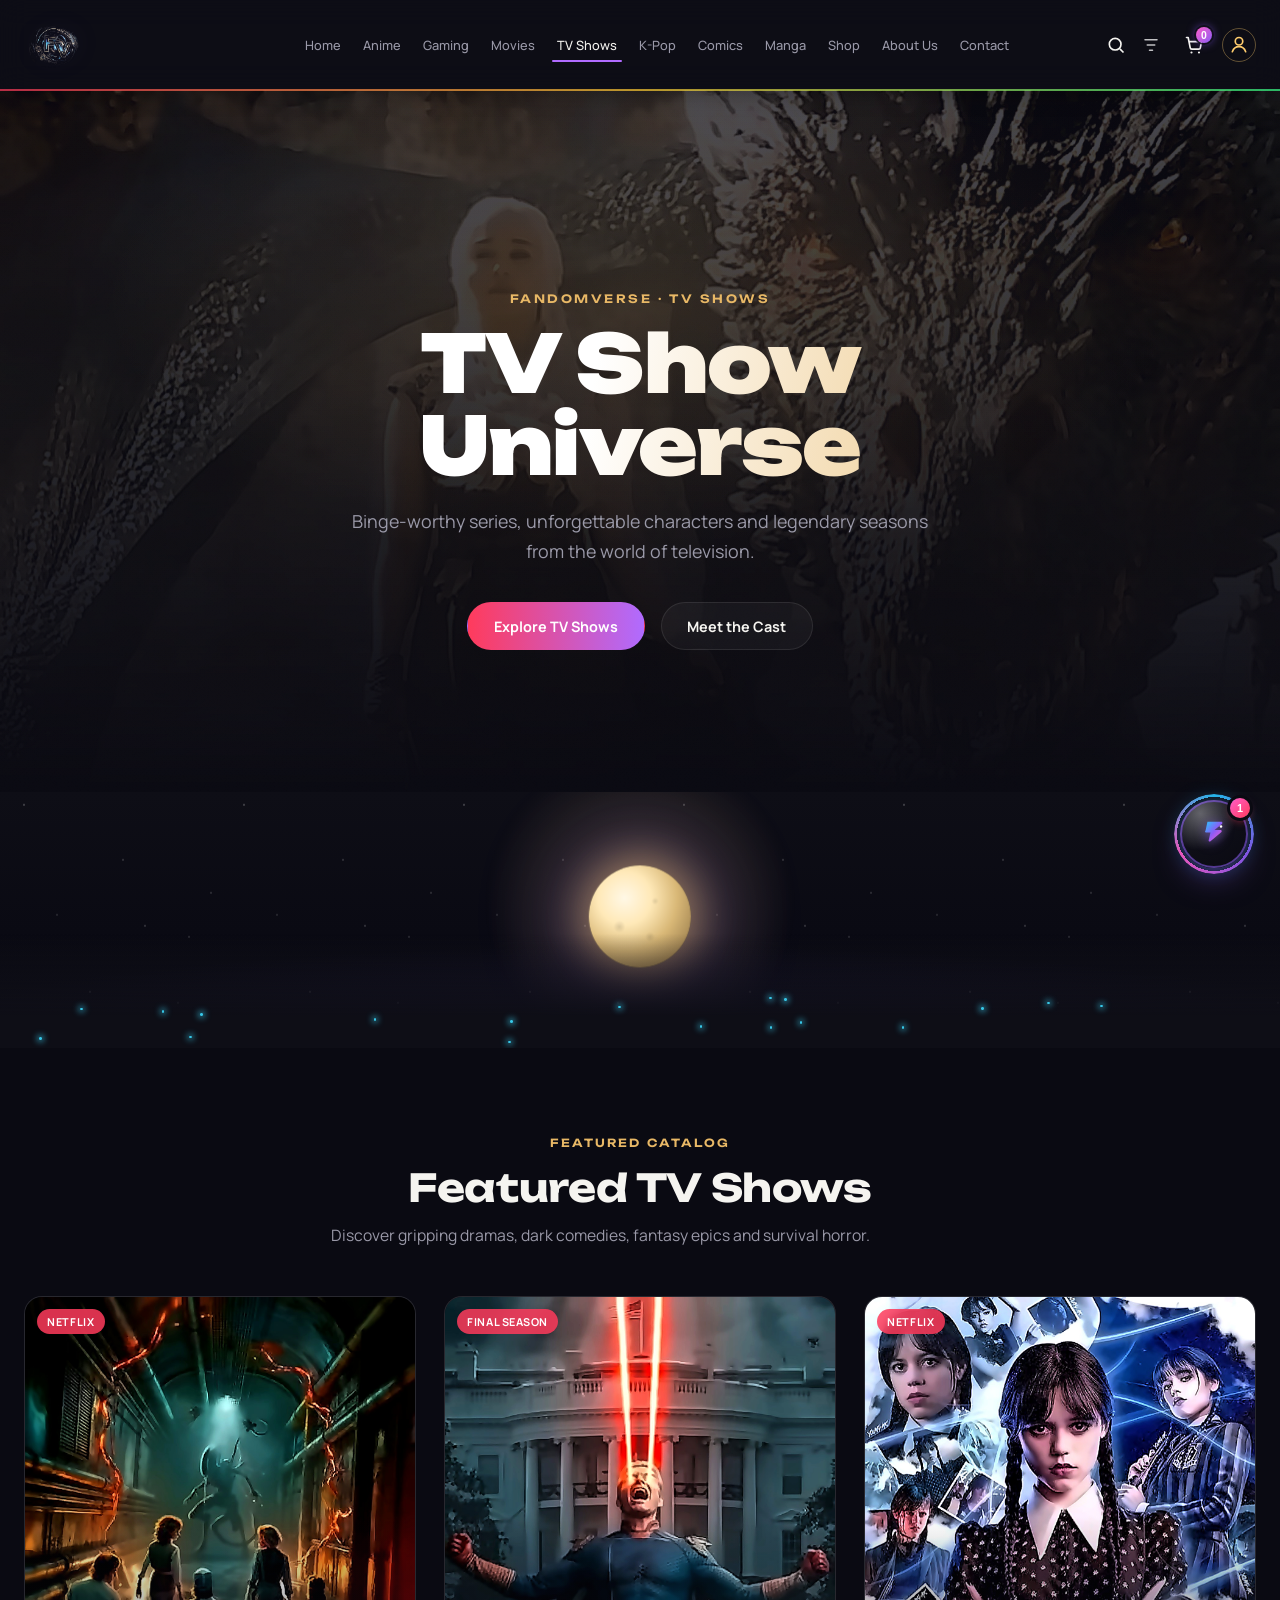
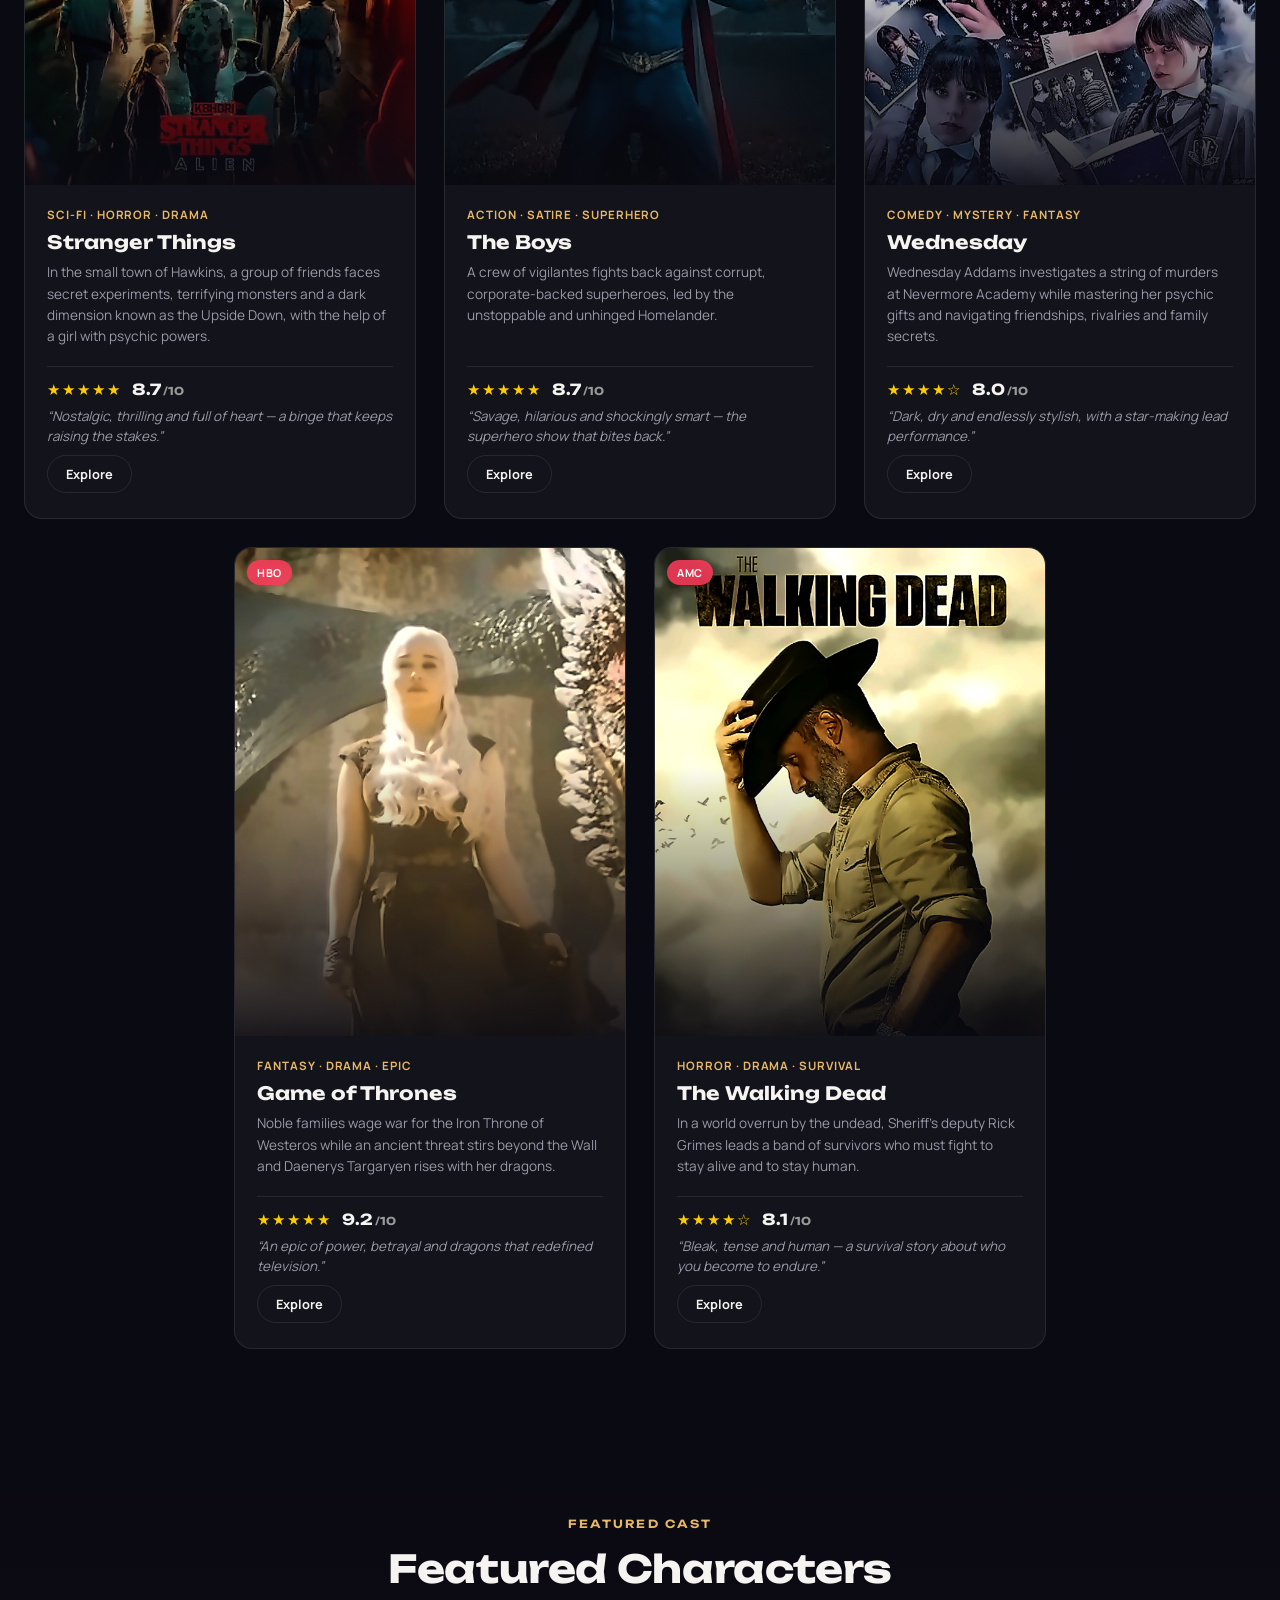
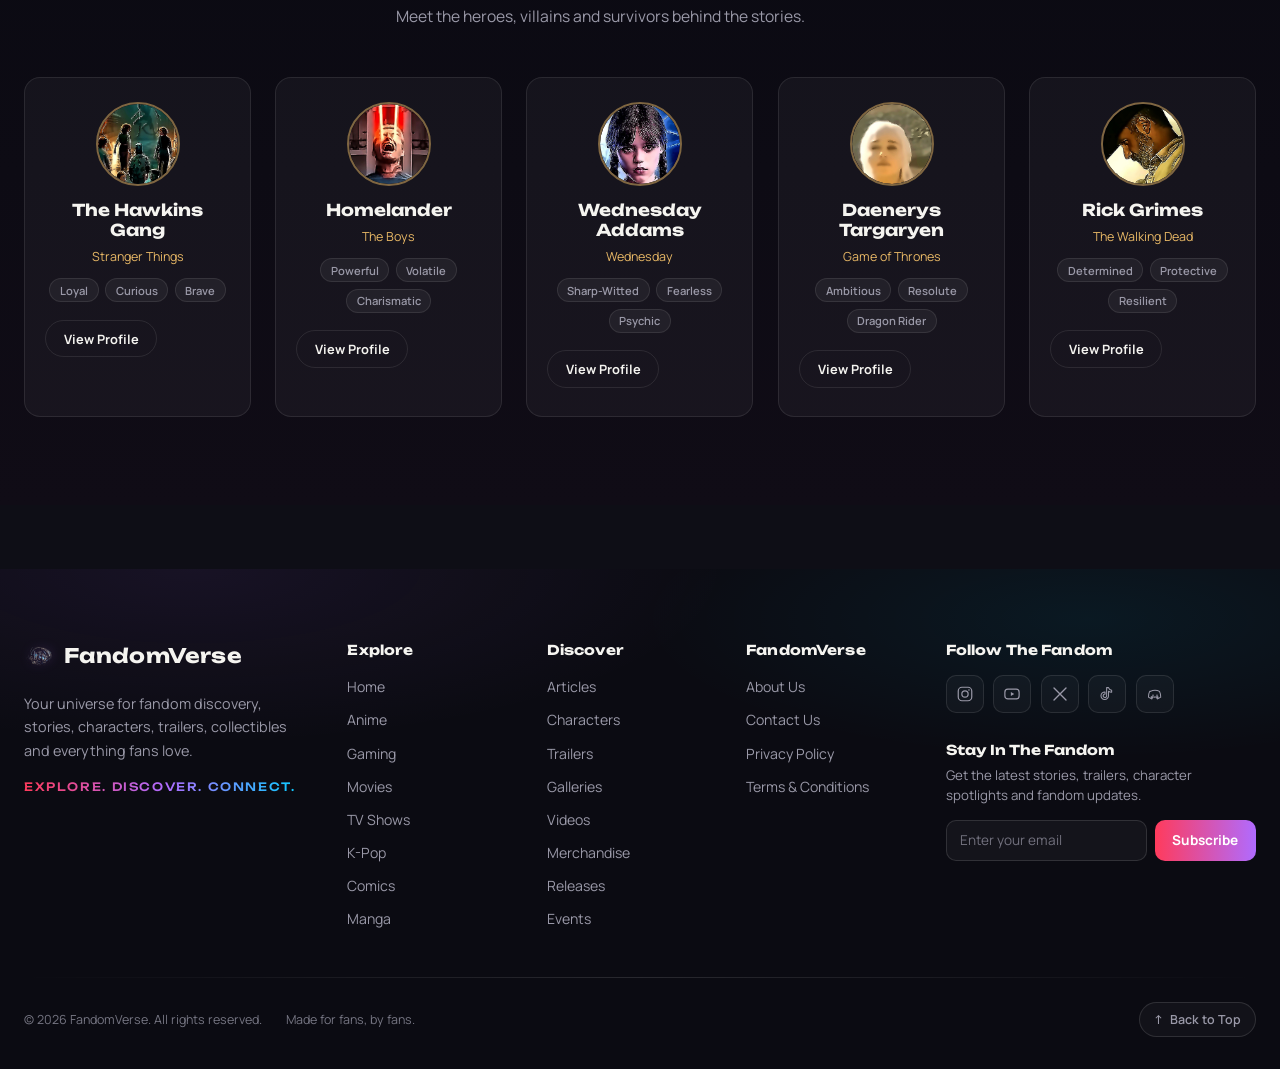
<file: tvshows.html>
<!DOCTYPE html>
<html lang="en">

<head>
  <meta charset="UTF-8">
  <meta name="viewport" content="width=device-width, initial-scale=1.0">
  <title>FandomVerse — TV Shows</title>
  <link rel="icon" type="image/png" href="assets/images/favicon.png">
  <link rel="preconnect" href="https://fonts.googleapis.com">
  <link
    href="https://fonts.googleapis.com/css2?family=Unbounded:wght@500;700;900&family=Manrope:wght@400;500;700&display=swap"
    rel="stylesheet">
  <link rel="stylesheet" href="css/style.css">
  <link rel="stylesheet" href="css/fv-effects.css">
  <link rel="stylesheet" href="css/fv-chatbot.css">
  <link rel="stylesheet" href="css/fv-cart.css">
  <link rel="stylesheet" href="css/premium.css">
  <link rel="stylesheet" href="css/fv-premium-3d.css">
  <link rel="stylesheet" href="css/fv-navsearch.css">
  <link rel="stylesheet" href="css/fv-chatbot-3d.css">
  <script src="js/fv-effects.js" defer></script>
</head>

<body data-page="tvshows">

  <div id="fv-pagefx" aria-hidden="true">
    <div class="fv-pagefx__shard fv-pagefx__shard--1"></div>
    <div class="fv-pagefx__shard fv-pagefx__shard--2"></div>
    <div class="fv-pagefx__shard fv-pagefx__shard--3"></div>
    <div class="fv-pagefx__shard fv-pagefx__shard--4"></div>
    <div class="fv-pagefx__mark"><img src="assets/images/fandomverse-logo.png" alt=""></div>
  </div>


  <header class="site-header" id="site-header">
    <div class="header-inner">
      <a href="index.html" class="brand-mark" aria-label="FandomVerse home">
        <img src="assets/images/fandomverse-logo.png" alt="FandomVerse" class="brand-logo">
      </a>

      <nav class="main-nav" id="main-nav">
        <span class="nav-pill" id="nav-pill" aria-hidden="true"></span>
        <a href="index.html">Home</a>
        <a href="anime.html">Anime</a>
        <a href="gaming.html">Gaming</a>
        <a href="movies.html">Movies</a>
        <a href="tvshows.html">TV Shows</a>
        <a href="kpop.html">K-Pop</a>
        <a href="comics.html">Comics</a>
        <a href="manga.html">Manga</a>
        <a href="shop.html">Shop</a>
        <a href="about.html">About Us</a>
        <a href="contact.html">Contact</a>
      </nav>

      <div class="header-actions">
        <div class="search-box" id="search-box">
          <button class="icon-btn" id="search-toggle" aria-label="Search">
            <svg viewBox="0 0 24 24" width="20" height="20">
              <circle cx="11" cy="11" r="7" fill="none" stroke="currentColor" stroke-width="2" />
              <line x1="21" y1="21" x2="16.65" y2="16.65" stroke="currentColor" stroke-width="2" />
            </svg>
          </button>
          <input type="text" id="search-input" placeholder="Search characters, shows, merch…" autocomplete="off">
          <button class="icon-btn sf-toggle" id="search-filter-toggle" aria-label="Filter and sort"
            aria-expanded="false">
            <svg viewBox="0 0 24 24" width="18" height="18">
              <path d="M4 5h16M7 12h10M10 19h4" fill="none" stroke="currentColor" stroke-width="2"
                stroke-linecap="round" />
            </svg>
            <span class="sf-dot" aria-hidden="true"></span>
          </button>
          <div class="sf-panel" id="sf-panel" role="dialog" aria-label="Search filters and sorting">
            <div class="sf-panel__glow" aria-hidden="true"></div>
            <div class="sf-panel__inner">
              <div class="sf-panel__row sf-panel__row--sort" id="sf-sort-row">
                <span class="sf-panel__label">Sort by</span>
                <div class="sf-sort" id="sf-sort" role="listbox"></div>
              </div>
              <div class="sf-panel__row sf-panel__row--filter">
                <span class="sf-panel__label">Filter</span>
                <div class="sf-chips" id="sf-chips"></div>
              </div>
              <div class="sf-panel__footer">
                <button type="button" class="sf-clear" id="sf-clear">Clear all</button>
                <span class="sf-count" id="sf-count"></span>
              </div>
            </div>
          </div>
        </div>
        <button class="icon-btn" id="cart-toggle" aria-label="Cart">
          <svg viewBox="0 0 24 24" width="20" height="20">
            <path d="M3 3h2l2.4 12.2a2 2 0 0 0 2 1.8h8.2a2 2 0 0 0 2-1.6L21 8H6" fill="none" stroke="currentColor"
              stroke-width="2" stroke-linecap="round" stroke-linejoin="round" />
            <circle cx="9" cy="21" r="1.3" fill="currentColor" />
            <circle cx="18" cy="21" r="1.3" fill="currentColor" />
          </svg>
          <span class="cart-count" id="cart-count">0</span>
        </button>
        <button class="menu-toggle" id="menu-toggle" aria-label="Menu" aria-expanded="false">
          <span></span><span></span><span></span>
        </button>
      </div>
    </div>
  </header>


  <div class="mobile-nav" id="mobile-nav">
    <nav>
      <a href="anime.html">Anime</a>
      <a href="gaming.html">Gaming</a>
      <a href="movies.html">Movies</a>
      <a href="tvshows.html">TV Shows</a>
      <a href="kpop.html">K-Pop</a>
      <a href="comics.html">Comics</a>
      <a href="manga.html">Manga</a>
      <a href="shop.html">Shop</a>
      <a href="about.html">About Us</a>
      <a href="contact.html">Contact</a>
    </nav>
  </div>

  <section class="fv-movies-hero" id="fv-movies-hero">
    <div class="fv-movies-hero__bg" aria-hidden="true">
      <img src="assets/images/tvshows/tvshows-hero-bg.jpg" alt="" class="fv-movies-hero__img" id="fv-movies-hero-img">
    </div>
    <div class="fv-movies-hero__scrim" aria-hidden="true"></div>
    <div class="fv-movies-hero__grain" aria-hidden="true"></div>

    <div class="fv-movies-hero__inner">
      <p class="fv-movies-hero__eyebrow">FANDOMVERSE &middot; TV SHOWS</p>
      <h1 class="fv-movies-hero__title">TV Show Universe</h1>
      <p class="fv-movies-hero__desc">
        Binge-worthy series, unforgettable characters and legendary seasons from the world of television.
      </p>
      <div class="fv-movies-hero__actions">
        <a href="#fv-movies-featured" class="fv-movies-btn fv-movies-btn--primary" data-fv-scroll>Explore TV Shows</a>
        <a href="#fv-movies-characters" class="fv-movies-btn fv-movies-btn--ghost" data-fv-scroll>Meet the Cast</a>
      </div>
    </div>
  </section>

  <section class="fv-movies-featured" id="fv-movies-featured">
    <div class="fv-movies-container">
      <div class="fv-movies-section-head">
        <p class="fv-movies-eyebrow">FEATURED CATALOG</p>
        <h2 class="fv-movies-heading">Featured TV Shows</h2>
        <p class="fv-movies-subheading">Discover gripping dramas, dark comedies, fantasy epics and survival horror.</p>
      </div>

      <div class="fv-movies-grid" id="fv-tvshows-grid">

        <article class="fv-movies-card">
          <div class="fv-movies-card__poster">
            <img src="assets/images/tvshows/stranger-things.jpg" alt="Stranger Things poster" loading="lazy"
              onerror="this.replaceWith(fvMoviesPosterFallback('Stranger Things','sci-fi'))">
            <span class="fv-movies-card__tag fv-movies-card__tag--new">Netflix</span>
          </div>
          <div class="fv-movies-card__body">
            <span class="fv-movies-card__genre">Sci-Fi &middot; Horror &middot; Drama</span>
            <h3 class="fv-movies-card__title">Stranger Things</h3>
            <p class="fv-movies-card__desc">In the small town of Hawkins, a group of friends faces secret experiments,
              terrifying monsters and a dark dimension known as the Upside Down, with the help of a girl with psychic
              powers.</p>
            <div class="fv-movies-card__review">
              <div class="fv-movies-card__rating" aria-label="Rated 8.7 out of 10">
                <span class="fv-movies-card__stars" aria-hidden="true">★★★★★</span>
                <span class="fv-movies-card__score">8.7<small>/10</small></span>
              </div>
              <p class="fv-movies-card__quote">“Nostalgic, thrilling and full of heart — a binge that keeps raising the
                stakes.”</p>
            </div>
            <button type="button" class="fv-movies-card__btn" data-fv-show="Stranger Things">Explore</button>
          </div>
        </article>

        <article class="fv-movies-card">
          <div class="fv-movies-card__poster">
            <img src="assets/images/tvshows/the-boys.jpg" alt="The Boys poster" loading="lazy"
              onerror="this.replaceWith(fvMoviesPosterFallback('The Boys','action'))">
            <span class="fv-movies-card__tag fv-movies-card__tag--new">Final Season</span>
          </div>
          <div class="fv-movies-card__body">
            <span class="fv-movies-card__genre">Action &middot; Satire &middot; Superhero</span>
            <h3 class="fv-movies-card__title">The Boys</h3>
            <p class="fv-movies-card__desc">A crew of vigilantes fights back against corrupt, corporate-backed
              superheroes, led by the unstoppable and unhinged Homelander.</p>
            <div class="fv-movies-card__review">
              <div class="fv-movies-card__rating" aria-label="Rated 8.7 out of 10">
                <span class="fv-movies-card__stars" aria-hidden="true">★★★★★</span>
                <span class="fv-movies-card__score">8.7<small>/10</small></span>
              </div>
              <p class="fv-movies-card__quote">“Savage, hilarious and shockingly smart — the superhero show that bites
                back.”</p>
            </div>
            <button type="button" class="fv-movies-card__btn" data-fv-show="The Boys">Explore</button>
          </div>
        </article>

        <article class="fv-movies-card">
          <div class="fv-movies-card__poster">
            <img src="assets/images/tvshows/wednesday.jpg" alt="Wednesday poster" loading="lazy"
              onerror="this.replaceWith(fvMoviesPosterFallback('Wednesday','fantasy'))">
            <span class="fv-movies-card__tag fv-movies-card__tag--new">Netflix</span>
          </div>
          <div class="fv-movies-card__body">
            <span class="fv-movies-card__genre">Comedy &middot; Mystery &middot; Fantasy</span>
            <h3 class="fv-movies-card__title">Wednesday</h3>
            <p class="fv-movies-card__desc">Wednesday Addams investigates a string of murders at Nevermore Academy while
              mastering her psychic gifts and navigating friendships, rivalries and family secrets.</p>
            <div class="fv-movies-card__review">
              <div class="fv-movies-card__rating" aria-label="Rated 8.0 out of 10">
                <span class="fv-movies-card__stars" aria-hidden="true">★★★★☆</span>
                <span class="fv-movies-card__score">8.0<small>/10</small></span>
              </div>
              <p class="fv-movies-card__quote">“Dark, dry and endlessly stylish, with a star-making lead performance.”
              </p>
            </div>
            <button type="button" class="fv-movies-card__btn" data-fv-show="Wednesday">Explore</button>
          </div>
        </article>

        <article class="fv-movies-card">
          <div class="fv-movies-card__poster">
            <img src="assets/images/tvshows/game-of-thrones.jpg" alt="Game of Thrones poster" loading="lazy"
              onerror="this.replaceWith(fvMoviesPosterFallback('Game of Thrones','fantasy'))">
            <span class="fv-movies-card__tag fv-movies-card__tag--new">HBO</span>
          </div>
          <div class="fv-movies-card__body">
            <span class="fv-movies-card__genre">Fantasy &middot; Drama &middot; Epic</span>
            <h3 class="fv-movies-card__title">Game of Thrones</h3>
            <p class="fv-movies-card__desc">Noble families wage war for the Iron Throne of Westeros while an ancient
              threat stirs beyond the Wall and Daenerys Targaryen rises with her dragons.</p>
            <div class="fv-movies-card__review">
              <div class="fv-movies-card__rating" aria-label="Rated 9.2 out of 10">
                <span class="fv-movies-card__stars" aria-hidden="true">★★★★★</span>
                <span class="fv-movies-card__score">9.2<small>/10</small></span>
              </div>
              <p class="fv-movies-card__quote">“An epic of power, betrayal and dragons that redefined television.”</p>
            </div>
            <button type="button" class="fv-movies-card__btn" data-fv-show="Game of Thrones">Explore</button>
          </div>
        </article>

        <article class="fv-movies-card">
          <div class="fv-movies-card__poster">
            <img src="assets/images/tvshows/the-walking-dead.jpg" alt="The Walking Dead poster" loading="lazy"
              onerror="this.replaceWith(fvMoviesPosterFallback('The Walking Dead','horror'))">
            <span class="fv-movies-card__tag fv-movies-card__tag--new">AMC</span>
          </div>
          <div class="fv-movies-card__body">
            <span class="fv-movies-card__genre">Horror &middot; Drama &middot; Survival</span>
            <h3 class="fv-movies-card__title">The Walking Dead</h3>
            <p class="fv-movies-card__desc">In a world overrun by the undead, Sheriff's deputy Rick Grimes leads a band
              of survivors who must fight to stay alive and to stay human.</p>
            <div class="fv-movies-card__review">
              <div class="fv-movies-card__rating" aria-label="Rated 8.1 out of 10">
                <span class="fv-movies-card__stars" aria-hidden="true">★★★★☆</span>
                <span class="fv-movies-card__score">8.1<small>/10</small></span>
              </div>
              <p class="fv-movies-card__quote">“Bleak, tense and human — a survival story about who you become to
                endure.”</p>
            </div>
            <button type="button" class="fv-movies-card__btn" data-fv-show="The Walking Dead">Explore</button>
          </div>
        </article>

      </div>
    </div>
  </section>

  <section class="fv-movies-characters" id="fv-movies-characters">
    <div class="fv-movies-container">
      <div class="fv-movies-section-head">
        <p class="fv-movies-eyebrow">FEATURED CAST</p>
        <h2 class="fv-movies-heading">Featured Characters</h2>
        <p class="fv-movies-subheading">Meet the heroes, villains and survivors behind the stories.</p>
      </div>

      <div class="fv-movies-char-grid">

        <article class="fv-movies-char-card">
          <div class="fv-movies-char-card__portrait">
            <img src="assets/images/characters/hawkins-gang.jpg" alt="Portrait of The Hawkins Gang" loading="lazy"
              onerror="this.replaceWith(fvMoviesCharFallback('The Hawkins Gang'))">
          </div>
          <h3 class="fv-movies-char-card__name">The Hawkins Gang</h3>
          <p class="fv-movies-char-card__movie">Stranger Things</p>
          <ul class="fv-movies-char-card__traits">
            <li>Loyal</li>
            <li>Curious</li>
            <li>Brave</li>
          </ul>
          <button type="button" class="fv-movies-char-card__btn" data-fv-tvchar="The Hawkins Gang">View Profile</button>
        </article>

        <article class="fv-movies-char-card">
          <div class="fv-movies-char-card__portrait">
            <img src="assets/images/characters/homelander.jpg" alt="Portrait of Homelander" loading="lazy"
              onerror="this.replaceWith(fvMoviesCharFallback('Homelander'))">
          </div>
          <h3 class="fv-movies-char-card__name">Homelander</h3>
          <p class="fv-movies-char-card__movie">The Boys</p>
          <ul class="fv-movies-char-card__traits">
            <li>Powerful</li>
            <li>Volatile</li>
            <li>Charismatic</li>
          </ul>
          <button type="button" class="fv-movies-char-card__btn" data-fv-tvchar="Homelander">View Profile</button>
        </article>

        <article class="fv-movies-char-card">
          <div class="fv-movies-char-card__portrait">
            <img src="assets/images/characters/wednesday-addams.jpg" alt="Portrait of Wednesday Addams" loading="lazy"
              onerror="this.replaceWith(fvMoviesCharFallback('Wednesday Addams'))">
          </div>
          <h3 class="fv-movies-char-card__name">Wednesday Addams</h3>
          <p class="fv-movies-char-card__movie">Wednesday</p>
          <ul class="fv-movies-char-card__traits">
            <li>Sharp-Witted</li>
            <li>Fearless</li>
            <li>Psychic</li>
          </ul>
          <button type="button" class="fv-movies-char-card__btn" data-fv-tvchar="Wednesday Addams">View Profile</button>
        </article>

        <article class="fv-movies-char-card">
          <div class="fv-movies-char-card__portrait">
            <img src="assets/images/characters/daenerys-targaryen.jpg" alt="Portrait of Daenerys Targaryen"
              loading="lazy" onerror="this.replaceWith(fvMoviesCharFallback('Daenerys Targaryen'))">
          </div>
          <h3 class="fv-movies-char-card__name">Daenerys Targaryen</h3>
          <p class="fv-movies-char-card__movie">Game of Thrones</p>
          <ul class="fv-movies-char-card__traits">
            <li>Ambitious</li>
            <li>Resolute</li>
            <li>Dragon Rider</li>
          </ul>
          <button type="button" class="fv-movies-char-card__btn" data-fv-tvchar="Daenerys Targaryen">View
            Profile</button>
        </article>

        <article class="fv-movies-char-card">
          <div class="fv-movies-char-card__portrait">
            <img src="assets/images/characters/rick-grimes.jpg" alt="Portrait of Rick Grimes" loading="lazy"
              onerror="this.replaceWith(fvMoviesCharFallback('Rick Grimes'))">
          </div>
          <h3 class="fv-movies-char-card__name">Rick Grimes</h3>
          <p class="fv-movies-char-card__movie">The Walking Dead</p>
          <ul class="fv-movies-char-card__traits">
            <li>Determined</li>
            <li>Protective</li>
            <li>Resilient</li>
          </ul>
          <button type="button" class="fv-movies-char-card__btn" data-fv-tvchar="Rick Grimes">View Profile</button>
        </article>

      </div>
    </div>
  </section>

  <footer class="fv-footer" id="fv-footer" aria-labelledby="fv-footer-brand-name">
    <div class="fv-footer-glow" aria-hidden="true"></div>

    <div class="fv-footer-container">

      <div class="fv-footer-top">


        <div class="fv-footer-brand">
          <a href="index.html" class="fv-footer-brand-mark" aria-label="FandomVerse home">
            <span class="fv-footer-logo" aria-hidden="true">
              <img src="assets/images/fv-footer-logo.png" alt="" width="30" height="30">
            </span>
            <span class="fv-footer-brand-name" id="fv-footer-brand-name">FandomVerse</span>
          </a>

          <p class="fv-footer-desc">
            Your universe for fandom discovery, stories, characters, trailers, collectibles and everything fans love.
          </p>

          <p class="fv-footer-tagline">Explore. Discover. Connect.</p>
        </div>


        <nav class="fv-footer-column" aria-labelledby="fv-footer-explore-heading">
          <h3 class="fv-footer-heading" id="fv-footer-explore-heading">Explore</h3>
          <ul class="fv-footer-links">
            <li><a href="index.html">Home</a></li>
            <li><a href="anime.html">Anime</a></li>
            <li><a href="gaming.html">Gaming</a></li>
            <li><a href="movies.html">Movies</a></li>
            <li><a href="tvshows.html">TV Shows</a></li>
            <li><a href="kpop.html">K-Pop</a></li>
            <li><a href="comics.html">Comics</a></li>
            <li><a href="manga.html">Manga</a></li>
          </ul>
        </nav>


        <nav class="fv-footer-column" aria-labelledby="fv-footer-discover-heading">
          <h3 class="fv-footer-heading" id="fv-footer-discover-heading">Discover</h3>
          <ul class="fv-footer-links">
            <li><a href="index.html#fv-articles">Articles</a></li>
            <li><a href="characters.html">Characters</a></li>
            <li><a href="trailers.html">Trailers</a></li>
            <li><a href="#">Galleries</a></li>
            <li><a href="#">Videos</a></li>
            <li><a href="merchandise.html">Merchandise</a></li>
            <li><a href="#">Releases</a></li>
            <li><a href="#">Events</a></li>
          </ul>
        </nav>


        <nav class="fv-footer-column" aria-labelledby="fv-footer-info-heading">
          <h3 class="fv-footer-heading" id="fv-footer-info-heading">FandomVerse</h3>
          <ul class="fv-footer-links">
            <li><a href="about.html">About Us</a></li>
            <li><a href="contact.html">Contact Us</a></li>
            <li><a href="#">Privacy Policy</a></li>
            <li><a href="#">Terms &amp; Conditions</a></li>
          </ul>
        </nav>


        <div class="fv-footer-column fv-footer-connect">
          <h3 class="fv-footer-heading">Follow The Fandom</h3>
          <div class="fv-footer-social">
            <a href="#" class="fv-footer-social-btn" aria-label="FandomVerse Instagram">
              <svg viewBox="0 0 24 24" width="18" height="18" aria-hidden="true">
                <rect x="3" y="3" width="18" height="18" rx="5" fill="none" stroke="currentColor" stroke-width="1.6" />
                <circle cx="12" cy="12" r="4.2" fill="none" stroke="currentColor" stroke-width="1.6" />
                <circle cx="17.3" cy="6.7" r="1.1" fill="currentColor" />
              </svg>
            </a>
            <a href="#" class="fv-footer-social-btn" aria-label="FandomVerse YouTube">
              <svg viewBox="0 0 24 24" width="18" height="18" aria-hidden="true">
                <rect x="2.5" y="5.5" width="19" height="13" rx="4" fill="none" stroke="currentColor"
                  stroke-width="1.6" />
                <path d="M10.5 9.3 L15 12 L10.5 14.7 Z" fill="currentColor" />
              </svg>
            </a>
            <a href="#" class="fv-footer-social-btn" aria-label="FandomVerse X / Twitter">
              <svg viewBox="0 0 24 24" width="18" height="18" aria-hidden="true">
                <path d="M4 4 L20 20 M20 4 L4 20" stroke="currentColor" stroke-width="1.8" stroke-linecap="round" />
              </svg>
            </a>
            <a href="#" class="fv-footer-social-btn" aria-label="FandomVerse TikTok">
              <svg viewBox="0 0 24 24" width="18" height="18" aria-hidden="true">
                <path
                  d="M14 3.5c.6 2 2.1 3.3 4.2 3.5v2.6c-1.5 0-2.9-.4-4.2-1.3v6.1a5 5 0 1 1-4.6-5v2.7a2.3 2.3 0 1 0 2.1 2.3V3.5Z"
                  fill="none" stroke="currentColor" stroke-width="1.4" stroke-linejoin="round" />
              </svg>
            </a>
            <a href="#" class="fv-footer-social-btn" aria-label="FandomVerse Discord">
              <svg viewBox="0 0 24 24" width="18" height="18" aria-hidden="true">
                <path
                  d="M6 8.5c2-1.2 3.8-1.6 6-1.6s4 .4 6 1.6c1.2 2.4 1.8 4.9 1.6 7.7-1.6 1.2-3.1 1.9-4.6 2.3l-.7-1.4c.7-.2 1.3-.5 1.9-.9-.5-.3-.9-.6-1.4-.7-2 .8-4.7.8-6.7 0-.5.1-.9.4-1.4.7.6.4 1.2.7 1.9.9l-.7 1.4c-1.5-.4-3-1.1-4.6-2.3-.2-2.8.4-5.3 1.6-7.7Z"
                  fill="none" stroke="currentColor" stroke-width="1.4" stroke-linejoin="round" />
                <circle cx="9.3" cy="13.6" r="1" fill="currentColor" />
                <circle cx="14.7" cy="13.6" r="1" fill="currentColor" />
              </svg>
            </a>
          </div>

          <div class="fv-footer-newsletter">
            <h4 class="fv-footer-newsletter-heading">Stay In The Fandom</h4>
            <p class="fv-footer-newsletter-text">Get the latest stories, trailers, character spotlights and fandom
              updates.</p>

            <form class="fv-footer-newsletter-form" id="fv-footer-newsletter-form" novalidate>
              <label for="fv-footer-email" class="fv-footer-visually-hidden">Email address</label>
              <input type="email" id="fv-footer-email" class="fv-footer-input" placeholder="Enter your email"
                autocomplete="email" aria-describedby="fv-footer-newsletter-msg">
              <button type="submit" class="fv-footer-button" id="fv-footer-subscribe-btn">Subscribe</button>
            </form>
            <p class="fv-footer-newsletter-msg" id="fv-footer-newsletter-msg" role="status" aria-live="polite"></p>
          </div>
        </div>

      </div>

      <div class="fv-footer-divider" role="separator" aria-hidden="true"></div>

      <div class="fv-footer-bottom">
        <p class="fv-footer-copy">&copy; <span id="fv-footer-year">2026</span> FandomVerse. All rights reserved.</p>
        <p class="fv-footer-madeby">Made for fans, by fans.</p>

        <button type="button" class="fv-footer-back-top" id="fv-footer-back-top" aria-label="Back to top">
          <span aria-hidden="true">↑</span> Back to Top
        </button>
      </div>

    </div>
  </footer>

  <script src="js/main.js"></script>
  <script src="js/movies.js"></script>
  <script>
    document.querySelectorAll('[data-fv-show]').forEach(function (btn) {
      btn.addEventListener('click', function () {
        window.location.href = 'tvshows.html#' + encodeURIComponent(btn.getAttribute('data-fv-show').replace(/\s+/g, '-').toLowerCase());
      });
    });
    document.querySelectorAll('[data-fv-tvchar]').forEach(function (btn) {
      btn.addEventListener('click', function () {
        window.location.href = 'characters.html#' + encodeURIComponent(btn.getAttribute('data-fv-tvchar').replace(/\s+/g, '-').toLowerCase());
      });
    });
  </script>

  <div id="fvc-root">
    <button type="button" id="fvc-launcher" class="fvc-launcher" aria-haspopup="dialog" aria-expanded="false"
      aria-controls="fvc-panel" aria-label="Open FandomVerse chat">
      <span class="fvc-launcher__ring" aria-hidden="true"></span>
      <span class="fvc-launcher__pulse" aria-hidden="true"></span>
      <svg class="fvc-launcher__icon" viewBox="0 0 64 64" aria-hidden="true">
        <defs>
          <linearGradient id="fvcMarkGrad" x1="0%" y1="0%" x2="100%" y2="100%">
            <stop offset="0%" stop-color="#28c7ff" />
            <stop offset="50%" stop-color="#8b5cf6" />
            <stop offset="100%" stop-color="#ff5ecb" />
          </linearGradient>
        </defs>
        <path fill="url(#fvcMarkGrad)"
          d="M18 6 L47 6 C49.8 6 51 8.6 48.8 10.7 L33 23.5 L45.5 23.5 C48.3 23.5 49.5 26.1 47.3 28.2 L24.5 47.5 C22.5 49.2 20 47.6 20.6 45.1 L24.5 29 L15.8 29 C13.2 29 12 26.6 14 24.6 L18 6 Z" />
        <circle class="fvc-launcher__spark" cx="47" cy="16" r="2.6" fill="#fff" />
      </svg>
      <svg class="fvc-launcher__close" viewBox="0 0 24 24" aria-hidden="true">
        <path d="M6 6L18 18M18 6L6 18" stroke="#fff" stroke-width="2.4" stroke-linecap="round" />
      </svg>
      <span class="fvc-launcher__badge" id="fvc-badge">1</span>
    </button>

    <div class="fvc-panel" id="fvc-panel" role="dialog" aria-modal="false" aria-label="FandomVerse concierge chat"
      aria-hidden="true">
      <div class="fvc-panel__inner">

        <header class="fvc-head">
          <div class="fvc-head__id">
            <span class="fvc-head__avatar">
              <svg viewBox="0 0 64 64" aria-hidden="true">
                <use href="#fvcMarkPath"></use>
                <path fill="url(#fvcMarkGrad)"
                  d="M18 6 L47 6 C49.8 6 51 8.6 48.8 10.7 L33 23.5 L45.5 23.5 C48.3 23.5 49.5 26.1 47.3 28.2 L24.5 47.5 C22.5 49.2 20 47.6 20.6 45.1 L24.5 29 L15.8 29 C13.2 29 12 26.6 14 24.6 L18 6 Z" />
              </svg>
              <span class="fvc-head__dot" aria-hidden="true"></span>
            </span>
            <div class="fvc-head__text">
              <strong>FandomVerse Concierge</strong>
              <span>● Online now — replies instantly</span>
            </div>
          </div>
          <button type="button" class="fvc-head__close" id="fvc-close" aria-label="Close chat">
            <svg viewBox="0 0 24 24" aria-hidden="true">
              <path d="M6 6L18 18M18 6L6 18" stroke="currentColor" stroke-width="2.2" stroke-linecap="round" />
            </svg>
          </button>
        </header>

        <div class="fvc-premium">
          <span class="fvc-premium__icon"><svg viewBox="0 0 24 24" fill="none" aria-hidden="true">
              <path
                d="M3 8.5l3.6 2.4L12 4l5.4 6.9 3.6-2.4-1.6 9.8a1.3 1.3 0 01-1.28 1.1H5.88A1.3 1.3 0 014.6 18.3L3 8.5z"
                fill="currentColor" />
              <circle cx="3" cy="7" r="1.4" fill="currentColor" />
              <circle cx="12" cy="3" r="1.4" fill="currentColor" />
              <circle cx="21" cy="7" r="1.4" fill="currentColor" />
            </svg></span>
          <span class="fvc-premium__text">Ultra VIP Concierge</span>
        </div>


        <form class="fvc-gate" id="fvc-gate" novalidate>
          <h3 class="fvc-gate__title">Let's get you sorted ✦</h3>
          <p class="fvc-gate__sub">Tell us a bit about you so the concierge can personalize your visit across
            FandomVerse.</p>

          <div class="fvc-field" id="fvc-name-field">
            <label for="fvc-name">Full name</label>
            <div class="fvc-field__wrap">
              <svg class="fvc-field__icon" viewBox="0 0 24 24" fill="none" aria-hidden="true">
                <path d="M12 12a4.5 4.5 0 100-9 4.5 4.5 0 000 9zM4 20.5c0-3.6 3.58-6.5 8-6.5s8 2.9 8 6.5"
                  stroke="currentColor" stroke-width="1.6" stroke-linecap="round" />
              </svg>
              <input type="text" id="fvc-name" name="name" placeholder="e.g. Bilal Ahmed" autocomplete="name" required
                minlength="2" maxlength="60">
              <span class="fvc-field__status" id="fvc-name-status">
                <svg class="fvc-icon-ok" viewBox="0 0 20 20" fill="none">
                  <path d="M4 10l4 4 8-8" stroke="currentColor" stroke-width="2" stroke-linecap="round"
                    stroke-linejoin="round" />
                </svg>
              </span>
            </div>
            <div class="fvc-field__error" id="fvc-name-error">
              <svg viewBox="0 0 20 20" fill="none">
                <path d="M10 6v5m0 3h.01M18 10A8 8 0 112 10a8 8 0 0116 0z" stroke="currentColor" stroke-width="1.6" />
              </svg>
              <span>Please enter at least 2 characters (letters only).</span>
            </div>
          </div>

          <div class="fvc-field" id="fvc-email-field">
            <label for="fvc-email">Email address</label>
            <div class="fvc-field__wrap">
              <svg class="fvc-field__icon" viewBox="0 0 24 24" fill="none" aria-hidden="true">
                <path
                  d="M3 6.5A1.5 1.5 0 014.5 5h15A1.5 1.5 0 0121 6.5v11a1.5 1.5 0 01-1.5 1.5h-15A1.5 1.5 0 013 17.5v-11z"
                  stroke="currentColor" stroke-width="1.6" />
                <path d="M4 6.5l8 6 8-6" stroke="currentColor" stroke-width="1.6" stroke-linecap="round"
                  stroke-linejoin="round" />
              </svg>
              <input type="email" id="fvc-email" name="email" placeholder="you@example.com" autocomplete="email"
                required maxlength="120">
              <span class="fvc-field__status" id="fvc-email-status">
                <svg class="fvc-icon-ok" viewBox="0 0 20 20" fill="none">
                  <path d="M4 10l4 4 8-8" stroke="currentColor" stroke-width="2" stroke-linecap="round"
                    stroke-linejoin="round" />
                </svg>
              </span>
            </div>
            <div class="fvc-field__error" id="fvc-email-error">
              <svg viewBox="0 0 20 20" fill="none">
                <path d="M10 6v5m0 3h.01M18 10A8 8 0 112 10a8 8 0 0116 0z" stroke="currentColor" stroke-width="1.6" />
              </svg>
              <span>Enter a valid email address (e.g. name@domain.com).</span>
            </div>
          </div>

          <div class="fvc-field" id="fvc-fandom-field">
            <label for="fvc-fandom-btn">What are you into?</label>
            <div class="fvc-select" id="fvc-select">
              <select id="fvc-fandom" name="fandom" required class="fvc-select__native" tabindex="-1"
                aria-hidden="true">
                <option value="" disabled selected>Choose a fandom…</option>
                <option value="anime">Anime</option>
                <option value="movies">Movies</option>
                <option value="gaming">Gaming</option>
                <option value="kpop">K-Pop</option>
                <option value="manga">Manga</option>
                <option value="comics">Comics</option>
                <option value="tvshows">TV Shows</option>
                <option value="shop">Merch Shop</option>
              </select>
              <button type="button" class="fvc-select__btn" id="fvc-fandom-btn" aria-haspopup="listbox"
                aria-expanded="false">
                <svg class="fvc-field__icon" viewBox="0 0 24 24" fill="none" aria-hidden="true">
                  <path d="M12 2l2.6 6.6L21 9.3l-5 4.5 1.5 6.7L12 17l-5.5 3.5L8 13.8 3 9.3l6.4-.7L12 2z"
                    stroke="currentColor" stroke-width="1.5" stroke-linejoin="round" />
                </svg>
                <span class="fvc-select__label" id="fvc-fandom-label">Choose a fandom…</span>
                <svg class="fvc-select__chevron" viewBox="0 0 20 20" fill="none" aria-hidden="true">
                  <path d="M5 7.5l5 5 5-5" stroke="currentColor" stroke-width="1.8" stroke-linecap="round"
                    stroke-linejoin="round" />
                </svg>
              </button>
              <ul class="fvc-select__menu" id="fvc-fandom-menu" role="listbox" tabindex="-1"
                aria-label="Fandom options">
                <li role="option" data-value="anime" data-icon="anime">
                  <span class="fvc-opt__badge" style="--opt-accent:#ff3b5c">
                    <img class="fvc-opt__img" src="assets/images/categories/anime.jpg" alt="" loading="lazy">
                    <span class="fvc-opt__icon"><svg viewBox="0 0 24 24" fill="none" aria-hidden="true">
                        <path d="M12 3l1.8 5.2L19 10l-5.2 1.8L12 17l-1.8-5.2L5 10l5.2-1.8L12 3z" fill="currentColor" />
                      </svg></span>
                  </span>
                  <span class="fvc-opt__label">Anime</span>
                </li>
                <li role="option" data-value="movies" data-icon="movies">
                  <span class="fvc-opt__badge" style="--opt-accent:#ffcc33">
                    <img class="fvc-opt__img" src="assets/images/categories/movies.jpg" alt="" loading="lazy">
                    <span class="fvc-opt__icon"><svg viewBox="0 0 24 24" fill="none" aria-hidden="true">
                        <path d="M4 10h16v9a1 1 0 01-1 1H5a1 1 0 01-1-1v-9z" stroke="currentColor" stroke-width="1.6"
                          stroke-linejoin="round" />
                        <path d="M4 10l1.2-3.6a1 1 0 01.95-.68h11.7a1 1 0 01.95.68L20 10M8 6l-1 4M13 6l-1 4"
                          stroke="currentColor" stroke-width="1.6" stroke-linecap="round" stroke-linejoin="round" />
                      </svg></span>
                  </span>
                  <span class="fvc-opt__label">Movies</span>
                </li>
                <li role="option" data-value="gaming" data-icon="gaming">
                  <span class="fvc-opt__badge" style="--opt-accent:#39ff88">
                    <img class="fvc-opt__img" src="assets/images/categories/gaming.jpg" alt="" loading="lazy">
                    <span class="fvc-opt__icon"><svg viewBox="0 0 24 24" fill="none" aria-hidden="true">
                        <path
                          d="M7 9h10a4 4 0 014 4v2.5a2.5 2.5 0 01-4.6 1.4L15 15H9l-1.4 1.9A2.5 2.5 0 013 15.5V13a4 4 0 014-4z"
                          stroke="currentColor" stroke-width="1.6" stroke-linejoin="round" />
                        <path d="M8 11v3M6.5 12.5h3" stroke="currentColor" stroke-width="1.4" stroke-linecap="round" />
                        <circle cx="16" cy="11.5" r=".9" fill="currentColor" />
                        <circle cx="18" cy="13.5" r=".9" fill="currentColor" />
                      </svg></span>
                  </span>
                  <span class="fvc-opt__label">Gaming</span>
                </li>
                <li role="option" data-value="kpop" data-icon="kpop">
                  <span class="fvc-opt__badge" style="--opt-accent:#ff3b9d">
                    <img class="fvc-opt__img" src="assets/images/categories/kpop.jpg" alt="" loading="lazy">
                    <span class="fvc-opt__icon"><svg viewBox="0 0 24 24" fill="none" aria-hidden="true">
                        <rect x="9" y="3" width="6" height="10" rx="3" stroke="currentColor" stroke-width="1.6" />
                        <path d="M6 11a6 6 0 0012 0M12 17v4M9 21h6" stroke="currentColor" stroke-width="1.6"
                          stroke-linecap="round" />
                      </svg></span>
                  </span>
                  <span class="fvc-opt__label">K-Pop</span>
                </li>
                <li role="option" data-value="manga" data-icon="manga">
                  <span class="fvc-opt__badge" style="--opt-accent:#ff7a3d">
                    <img class="fvc-opt__img" src="assets/images/categories/manga.jpg" alt="" loading="lazy">
                    <span class="fvc-opt__icon"><svg viewBox="0 0 24 24" fill="none" aria-hidden="true">
                        <path d="M4 5.5A2.5 2.5 0 016.5 3H12v17H6.5A2.5 2.5 0 004 17.5v-12z" stroke="currentColor"
                          stroke-width="1.6" stroke-linejoin="round" />
                        <path d="M20 5.5A2.5 2.5 0 0017.5 3H12v17h5.5a2.5 2.5 0 012.5 2.5v-17z" stroke="currentColor"
                          stroke-width="1.6" stroke-linejoin="round" />
                      </svg></span>
                  </span>
                  <span class="fvc-opt__label">Manga</span>
                </li>
                <li role="option" data-value="comics" data-icon="comics">
                  <span class="fvc-opt__badge" style="--opt-accent:#33ccff">
                    <img class="fvc-opt__img" src="assets/images/categories/comics.jpg" alt="" loading="lazy">
                    <span class="fvc-opt__icon"><svg viewBox="0 0 24 24" fill="none" aria-hidden="true">
                        <path
                          d="M12 2l1.9 4.8 5.1-1.3-2.7 4.5 4.2 3-5 1.6.9 5.2-4.4-2.9-4.4 2.9.9-5.2-5-1.6 4.2-3-2.7-4.5 5.1 1.3z"
                          fill="currentColor" />
                      </svg></span>
                  </span>
                  <span class="fvc-opt__label">Comics</span>
                </li>
                <li role="option" data-value="tvshows" data-icon="tvshows">
                  <span class="fvc-opt__badge" style="--opt-accent:#b06bff">
                    <img class="fvc-opt__img" src="assets/images/categories/tvshows.jpg" alt="" loading="lazy">
                    <span class="fvc-opt__icon"><svg viewBox="0 0 24 24" fill="none" aria-hidden="true">
                        <rect x="3" y="6" width="18" height="12" rx="2" stroke="currentColor" stroke-width="1.6" />
                        <path d="M8 21h8M9 3l3 3 3-3" stroke="currentColor" stroke-width="1.6" stroke-linecap="round"
                          stroke-linejoin="round" />
                      </svg></span>
                  </span>
                  <span class="fvc-opt__label">TV Shows</span>
                </li>
                <li role="option" data-value="shop" data-icon="shop">
                  <span class="fvc-opt__badge" style="--opt-accent:#f5b83d">
                    <img class="fvc-opt__img" src="assets/images/merchandise/category-shirts-apparel.jpg" alt=""
                      loading="lazy">
                    <span class="fvc-opt__icon"><svg viewBox="0 0 24 24" fill="none" aria-hidden="true">
                        <path d="M6 8h12l1 12a1.5 1.5 0 01-1.5 1.6H6.5A1.5 1.5 0 015 20l1-12z" stroke="currentColor"
                          stroke-width="1.6" stroke-linejoin="round" />
                        <path d="M9 8V6a3 3 0 016 0v2" stroke="currentColor" stroke-width="1.6"
                          stroke-linecap="round" />
                      </svg></span>
                  </span>
                  <span class="fvc-opt__label">Merch Shop</span>
                </li>
              </ul>
            </div>
            <div class="fvc-field__error" id="fvc-fandom-error">
              <svg viewBox="0 0 20 20" fill="none">
                <path d="M10 6v5m0 3h.01M18 10A8 8 0 112 10a8 8 0 0116 0z" stroke="currentColor" stroke-width="1.6" />
              </svg>
              <span>Please pick a fandom so we can tailor the chat.</span>
            </div>
          </div>

          <button type="submit" class="fvc-gate__submit" id="fvc-gate-submit">
            Start chatting
            <svg viewBox="0 0 20 20" fill="none" aria-hidden="true">
              <path d="M4 10h12m0 0l-5-5m5 5l-5 5" stroke="currentColor" stroke-width="2" stroke-linecap="round"
                stroke-linejoin="round" />
            </svg>
          </button>
          <p class="fvc-gate__note">
            <svg viewBox="0 0 20 20" fill="none" aria-hidden="true">
              <path d="M10 2l6 3v5c0 4.4-2.6 7.6-6 8.5-3.4-.9-6-4.1-6-8.5V5l6-3z" stroke="currentColor"
                stroke-width="1.4" />
            </svg>
            Your info stays on this device only.
          </p>
        </form>


        <div class="fvc-chat" id="fvc-chat" hidden>
          <div class="fvc-messages" id="fvc-messages"></div>
          <div class="fvc-quick" id="fvc-quick"></div>
          <form class="fvc-inputbar" id="fvc-form" novalidate>
            <textarea id="fvc-input" placeholder="Type your message…" maxlength="500" rows="1" required></textarea>
            <span class="fvc-count" id="fvc-count">0/500</span>
            <button type="submit" class="fvc-send" id="fvc-send" disabled aria-label="Send message">
              <svg viewBox="0 0 20 20" fill="none">
                <path d="M3 10l14-7-4.5 14-3-6-6.5-1z" fill="currentColor" />
              </svg>
            </button>
          </form>
        </div>

      </div>
    </div>
  </div>
  <script src="js/fv-chatbot.js" defer></script>
  <script src="js/fv-navsearch.js" defer></script>
  <script src="js/fv-chatbot-3d.js" defer></script>
  <script src="js/fv-cart.js" defer></script>
  <script src="js/fv-premium-3d.js" defer></script>
  <script src="js/fv-profile-modal.js" defer></script>

</body>

</html>
</file>
<file: css/style.css>
.anime-card--store .anime-card__poster {
  background-color: #11131b;
  background-repeat: no-repeat;
  background-position: center;
  background-size: contain;
}

.anime-card--store .anime-card__poster::before {
  content: '';
  position: absolute;
  inset: 0;
  background: linear-gradient(180deg, rgba(255,255,255,0.025), rgba(0,0,0,0.12));
  pointer-events: none;
}

.anime-card--store .anime-card__overlay,
.anime-card--store .anime-card__rating {
  z-index: 2;
}

#shop-categories .anime-card__poster {
  background-size: cover;
}

@media (max-width: 1100px) {
  .anime-grid--store { grid-template-columns: repeat(3, 1fr); }
}

@media (max-width: 760px) {
  .anime-grid--store { grid-template-columns: repeat(2, 1fr); }
}

@media (max-width: 480px) {
  .anime-grid--store { grid-template-columns: 1fr; }
}

:root {
  --bg-void: #0e0e16;
  --bg-header: rgba(14, 14, 22, 0.85);
  --text-primary: #f5f4f0;
  --text-dim: #9a99a8;

  --accent-anime: #ff3b5c;
  --accent-gaming: #39ff88;
  --accent-kpop: #b06bff;
  --accent-comic: #ffcc33;

  --font-display: 'Unbounded', sans-serif;
  --font-body: 'Manrope', sans-serif;
}

* { box-sizing: border-box; margin: 0; padding: 0; }

body {
  background: var(--bg-void);
  color: var(--text-primary);
  font-family: var(--font-body);
  -webkit-font-smoothing: antialiased;
}

a { text-decoration: none; color: inherit; }

.site-header {
  position: sticky;
  top: 0;
  z-index: 100;
  background: var(--bg-header);
  backdrop-filter: blur(14px) saturate(140%);
  -webkit-backdrop-filter: blur(14px) saturate(140%);
  box-shadow: 0 12px 24px -12px rgba(0,0,0,0.4);
  transition: padding 0.35s ease, background 0.35s ease;
  --spot-x: 50%;
}

.site-header::before {
  content: '';
  position: absolute;
  inset: 0;
  z-index: -1;
  background: radial-gradient(480px circle at var(--spot-x) 0%, rgba(176,107,255,0.10), transparent 70%);
  opacity: 0;
  transition: opacity 0.4s ease;
}

.site-header:hover::before { opacity: 1; }

.site-header::after {
  content: '';
  position: absolute;
  left: 0;
  right: 0;
  bottom: -1px;
  height: 2px;
  background: linear-gradient(90deg,
    var(--accent-anime), var(--accent-comic), var(--accent-gaming),
    var(--accent-kpop), var(--accent-anime));
  background-size: 200% 100%;
  animation: aurora 10s linear infinite;
  opacity: 0.7;
}

@keyframes aurora {
  from { background-position: 0% 0; }
  to { background-position: -200% 0; }
}

.site-header.is-scrolled {
  background: rgba(14, 14, 22, 0.96);
}

.site-header.is-scrolled .header-inner { padding-top: 10px; padding-bottom: 10px; }

.header-inner {
  max-width: 1280px;
  margin: 0 auto;
  padding: 16px 24px;
  display: flex;
  align-items: center;
  justify-content: space-between;
  gap: 24px;
  transition: padding 0.35s ease;
}

.logo {
  font-family: var(--font-display);
  font-weight: 700;
  font-size: 1.25rem;
  letter-spacing: -0.02em;
  white-space: nowrap;
  transition: opacity 0.25s ease;
}

.logo:hover { opacity: 0.85; }

.logo span {
  background: linear-gradient(90deg,
    var(--accent-kpop), var(--accent-anime), var(--accent-comic), var(--accent-kpop));
  background-size: 300% 100%;
  background-position: 0% 0;
  -webkit-background-clip: text;
  background-clip: text;
  color: transparent;
  transition: background-position 0.6s ease;
}

.logo:hover span { background-position: 100% 0; }

.main-nav {
  position: relative;
  display: flex;
  gap: 14px;
  flex: 1;
  justify-content: center;
  flex-wrap: wrap;
}

.nav-pill {
  position: absolute;
  bottom: -1px;
  height: 2px;
  background: var(--accent-kpop);
  border-radius: 2px;
  transition: left 0.35s cubic-bezier(0.22, 1, 0.36, 1), width 0.35s cubic-bezier(0.22, 1, 0.36, 1), opacity 0.25s ease;
  opacity: 0;
}

.main-nav:hover .nav-pill,
.main-nav.has-active .nav-pill {
  opacity: 1;
}

.main-nav a {
  position: relative;
  font-size: 0.8rem;
  font-weight: 500;
  color: var(--text-dim);
  padding: 6px 2px;
  transition: color 0.25s ease;
  white-space: nowrap;
}

.main-nav a:hover,
.main-nav a:focus-visible,
.main-nav a.is-active {
  color: var(--text-primary);
}

.header-actions {
  display: flex;
  align-items: center;
  gap: 12px;
}

.search-box {
  display: flex;
  align-items: center;
}

.search-box #search-input {
  width: 0;
  opacity: 0;
  padding: 0;
  border: none;
  background: rgba(255,255,255,0.06);
  border-radius: 100px;
  color: var(--text-primary);
  font-family: var(--font-body);
  font-size: 0.85rem;
  transition: width 0.35s cubic-bezier(0.22, 1, 0.36, 1), opacity 0.25s ease, padding 0.35s ease;
}

.search-box #search-input::placeholder { color: var(--text-dim); }

.search-box.is-open #search-input {
  width: 220px;
  opacity: 1;
  padding: 8px 16px;
  margin-right: 4px;
}

.search-box #search-input:focus { outline: none; }

.icon-btn {
  position: relative;
  background: none;
  border: none;
  color: var(--text-primary);
  cursor: pointer;
  padding: 6px;
  display: flex;
  border-radius: 8px;
  transition: background 0.25s ease, transform 0.25s cubic-bezier(0.22, 1, 0.36, 1);
}

.icon-btn:hover,
.icon-btn:focus-visible {
  background: rgba(255,255,255,0.08);
  transform: translateY(-1px);
}

.icon-btn:active { transform: translateY(0); }

.cart-count {
  position: absolute;
  top: -2px;
  right: -2px;
  background: var(--accent-anime);
  color: #fff;
  font-size: 0.65rem;
  font-weight: 700;
  min-width: 16px;
  height: 16px;
  border-radius: 8px;
  display: flex;
  align-items: center;
  justify-content: center;
  padding: 0 3px;
}

.menu-toggle {
  display: none;
  flex-direction: column;
  justify-content: center;
  gap: 4px;
  background: none;
  border: none;
  cursor: pointer;
  padding: 8px;
  z-index: 200;
}

.menu-toggle span {
  width: 20px;
  height: 2px;
  background: var(--text-primary);
  transition: transform 0.3s ease, opacity 0.3s ease;
}

.menu-toggle.is-active span:nth-child(1) { transform: translateY(6px) rotate(45deg); }
.menu-toggle.is-active span:nth-child(2) { opacity: 0; }
.menu-toggle.is-active span:nth-child(3) { transform: translateY(-6px) rotate(-45deg); }

.mobile-nav {
  position: fixed;
  inset: 0;
  z-index: 90;
  background: rgba(14, 14, 22, 0.98);
  backdrop-filter: blur(20px);
  display: flex;
  align-items: center;
  justify-content: center;
  opacity: 0;
  visibility: hidden;
  transition: opacity 0.4s ease, visibility 0.4s ease;
}

.mobile-nav.is-open {
  opacity: 1;
  visibility: visible;
}

.mobile-nav nav {
  display: flex;
  flex-direction: column;
  gap: 8px;
  text-align: center;
}

.mobile-nav a {
  font-family: var(--font-display);
  font-weight: 700;
  font-size: 1.8rem;
  color: var(--text-primary);
  padding: 10px 0;
  opacity: 0;
  transform: translateY(16px);
  transition: opacity 0.4s ease, transform 0.4s ease, color 0.25s ease;
}

.mobile-nav.is-open a { opacity: 1; transform: translateY(0); }

.mobile-nav.is-open a:nth-child(1) { transition-delay: 0.06s; }
.mobile-nav.is-open a:nth-child(2) { transition-delay: 0.11s; }
.mobile-nav.is-open a:nth-child(3) { transition-delay: 0.16s; }
.mobile-nav.is-open a:nth-child(4) { transition-delay: 0.21s; }
.mobile-nav.is-open a:nth-child(5) { transition-delay: 0.26s; }
.mobile-nav.is-open a:nth-child(6) { transition-delay: 0.31s; }
.mobile-nav.is-open a:nth-child(7) { transition-delay: 0.36s; }

.mobile-nav a:hover,
.mobile-nav a.is-active {
  color: var(--accent-kpop);
}

/* ===== Hero ===== */
.hero {
  position: relative;
  min-height: 88vh;
  display: flex;
  flex-direction: column;
  justify-content: center;
  overflow: hidden;
}

#hero-video {
  position: absolute;
  inset: 0;
  width: 100%;
  height: 100%;
  object-fit: cover;
  z-index: 0;
  display: block;
}

#hero-canvas {
  position: absolute;
  inset: 0;
  width: 100%;
  height: 100%;
  z-index: 0;
}

.hero::after {
  content: '';
  position: absolute;
  inset: 0;
  background: linear-gradient(180deg, rgba(14,14,22,0.2) 0%, rgba(14,14,22,0.85) 100%);
  z-index: 1;
}

.hero::before {
  content: '';
  position: absolute;
  inset: 0;
  z-index: 1;
  opacity: 0.04;
  background-image: url("data:image/svg+xml,%3Csvg xmlns='http://www.w3.org/2000/svg' width='120' height='120'%3E%3Cfilter id='n'%3E%3CfeTurbulence type='fractalNoise' baseFrequency='0.9' numOctaves='2' stitchTiles='stitch'/%3E%3C/filter%3E%3Crect width='100%25' height='100%25' filter='url(%23n)'/%3E%3C/svg%3E");
  mix-blend-mode: overlay;
  pointer-events: none;
}

.hero-ticker {
  position: absolute;
  top: 12%;
  left: 0;
  width: 100%;
  z-index: 2;
  overflow: hidden;
  opacity: 0.35;
  pointer-events: none;
  -webkit-mask-image: linear-gradient(90deg, transparent 0%, #000 12%, #000 88%, transparent 100%);
  mask-image: linear-gradient(90deg, transparent 0%, #000 12%, #000 88%, transparent 100%);
}

.ticker-track {
  display: flex;
  gap: 48px;
  white-space: nowrap;
  width: max-content;
  animation: ticker 28s linear infinite;
  font-family: var(--font-display);
  font-weight: 700;
  font-size: clamp(2rem, 6vw, 4.5rem);
  letter-spacing: 0.01em;
}

.ticker-track span:nth-child(7n+1) { color: var(--accent-anime); }
.ticker-track span:nth-child(7n+2) { color: var(--accent-gaming); }
.ticker-track span:nth-child(7n+3) { color: var(--text-dim); }
.ticker-track span:nth-child(7n+4) { color: var(--text-dim); }
.ticker-track span:nth-child(7n+5) { color: var(--accent-kpop); }
.ticker-track span:nth-child(7n+6) { color: var(--accent-comic); }
.ticker-track span:nth-child(7n+7) { color: var(--text-dim); }

@keyframes ticker {
  from { transform: translateX(0); }
  to { transform: translateX(-50%); }
}

.hero-content {
  position: relative;
  z-index: 3;
  max-width: 1280px;
  margin: 0 auto;
  padding: 0 24px;
  width: 100%;
}

.hero-content h1 {
  font-family: var(--font-display);
  font-weight: 900;
  font-size: clamp(2.2rem, 5.5vw, 4.2rem);
  line-height: 1.05;
  letter-spacing: -0.03em;
  max-width: 14ch;
  text-shadow: 0 8px 40px rgba(0,0,0,0.35);
}

.hero-content p {
  margin-top: 20px;
  font-size: 1.05rem;
  color: var(--text-dim);
  max-width: 46ch;
  line-height: 1.6;
}

.hero-actions {
  display: flex;
  gap: 16px;
  margin-top: 32px;
  flex-wrap: wrap;
}

.btn {
  position: relative;
  font-family: var(--font-body);
  font-weight: 700;
  font-size: 0.95rem;
  padding: 14px 28px;
  border-radius: 100px;
  display: inline-block;
  overflow: hidden;
  isolation: isolate;
  transition: transform 0.35s cubic-bezier(0.22, 1, 0.36, 1), box-shadow 0.35s ease;
  will-change: transform;
}

.btn-primary {
  background: var(--text-primary);
  color: var(--bg-void);
}

.btn-primary::before {
  content: '';
  position: absolute;
  inset: 0;
  z-index: -1;
  background: linear-gradient(115deg, transparent 20%, rgba(14,14,22,0.15) 50%, transparent 80%);
  transform: translateX(-120%);
  transition: transform 0.6s ease;
}

.btn-primary:hover {
  transform: translateY(-3px);
  box-shadow: 0 12px 28px rgba(176, 107, 255, 0.28);
}

.btn-primary:hover::before { transform: translateX(120%); }

.btn-primary:active {
  transform: translateY(-1px);
  box-shadow: 0 6px 14px rgba(176, 107, 255, 0.22);
}

.btn-ghost {
  border: 1px solid rgba(255,255,255,0.25);
  color: var(--text-primary);
  background: rgba(255,255,255,0.02);
}

.btn-ghost:hover {
  border-color: var(--accent-kpop);
  background: rgba(176, 107, 255, 0.08);
  transform: translateY(-3px);
  box-shadow: 0 12px 28px rgba(176, 107, 255, 0.15);
}

.btn-ghost:active { transform: translateY(-1px); }

@media (prefers-reduced-motion: reduce) {
  .ticker-track { animation: none; }
  .site-header::after { animation: none; background-position: 0% 0; }
}

.anime-section {
  padding: 80px 24px;
}

.section-inner {
  max-width: 1280px;
  margin: 0 auto;
}

.section-heading {
  display: flex;
  align-items: baseline;
  justify-content: space-between;
  margin-bottom: 28px;
}

.section-heading h2 {
  font-family: var(--font-display);
  font-weight: 700;
  font-size: clamp(1.6rem, 3vw, 2.4rem);
  letter-spacing: -0.02em;
}

.section-link {
  font-size: 0.9rem;
  font-weight: 500;
  color: var(--text-dim);
  transition: color 0.25s ease;
}

.section-link:hover { color: var(--accent-kpop); }

.anime-grid {
  display: grid;
  grid-template-columns: repeat(5, 1fr);
  gap: 22px;
}

.anime-card {
  display: flex;
  flex-direction: column;
  border-radius: 14px;
  overflow: hidden;
  background: rgba(255,255,255,0.03);
  border: 1px solid rgba(255,255,255,0.06);
  transition: transform 0.35s cubic-bezier(0.22,1,0.36,1), box-shadow 0.35s ease, border-color 0.35s ease;
}

.anime-card:hover {
  transform: translateY(-6px);
  box-shadow: 0 20px 40px -16px rgba(0,0,0,0.55);
  border-color: rgba(176,107,255,0.35);
}

.anime-card__poster {
  position: relative;
  aspect-ratio: 2 / 3;
  background: var(--card-img) center / cover no-repeat, var(--bg-void);
  overflow: hidden;
}

.anime-card__rating {
  position: absolute;
  top: 10px;
  left: 10px;
  z-index: 2;
  background: rgba(14,14,22,0.75);
  backdrop-filter: blur(6px);
  color: var(--accent-comic);
  font-size: 0.72rem;
  font-weight: 700;
  padding: 4px 9px;
  border-radius: 100px;
  letter-spacing: 0.02em;
}

.anime-card__overlay {
  position: absolute;
  inset: 0;
  display: flex;
  align-items: center;
  justify-content: center;
  background: linear-gradient(180deg, rgba(14,14,22,0.1) 0%, rgba(14,14,22,0.9) 100%);
  opacity: 0;
  transition: opacity 0.3s ease;
}

.anime-card:hover .anime-card__overlay { opacity: 1; }

.anime-card__cta {
  font-family: var(--font-body);
  font-size: 0.8rem;
  font-weight: 700;
  color: var(--bg-void);
  background: var(--text-primary);
  padding: 9px 18px;
  border-radius: 100px;
  transform: translateY(8px);
  transition: transform 0.35s ease;
}

.anime-card:hover .anime-card__cta { transform: translateY(0); }

.anime-card__body {
  padding: 14px 14px 16px;
  display: flex;
  flex-direction: column;
  gap: 2px;
}

.anime-card__title {
  font-family: var(--font-display);
  font-weight: 700;
  font-size: 0.95rem;
  letter-spacing: -0.01em;
}

.anime-card__sub {
  font-size: 0.75rem;
  color: var(--text-dim);
}

.anime-card__tags {
  display: flex;
  gap: 6px;
  margin-top: 8px;
  flex-wrap: wrap;
}

.tag {
  font-size: 0.68rem;
  font-weight: 500;
  color: var(--text-dim);
  background: rgba(255,255,255,0.06);
  padding: 3px 9px;
  border-radius: 100px;
}

@media (max-width: 1024px) {
  .anime-grid { grid-template-columns: repeat(3, 1fr); }
}

@media (max-width: 640px) {
  .anime-grid { grid-template-columns: repeat(2, 1fr); }
  .anime-card__title { font-size: 0.85rem; }
}

.anime-grid--store {
  grid-template-columns: repeat(4, 1fr);
}

.anime-card--store .anime-card__poster {
  aspect-ratio: 3 / 4;
}

.anime-card--store .anime-card__desc {
  margin-top: 8px;
  font-size: 0.78rem;
  line-height: 1.5;
  color: var(--text-dim);
  display: -webkit-box;
  -webkit-line-clamp: 3;
  -webkit-box-orient: vertical;
  overflow: hidden;
}

.anime-card__footer {
  margin-top: 14px;
  display: flex;
  align-items: center;
  justify-content: space-between;
  gap: 10px;
}

.anime-card__price {
  font-family: var(--font-display);
  font-weight: 700;
  font-size: 0.95rem;
  color: var(--accent-comic);
}

.buy-btn {
  font-family: var(--font-body);
  font-weight: 700;
  font-size: 0.75rem;
  color: var(--bg-void);
  background: var(--text-primary);
  border: none;
  padding: 9px 14px;
  border-radius: 100px;
  cursor: pointer;
  white-space: nowrap;
  transition: transform 0.25s cubic-bezier(0.22,1,0.36,1), background 0.25s ease, box-shadow 0.25s ease;
}

.buy-btn:hover {
  transform: translateY(-2px);
  box-shadow: 0 10px 22px rgba(176, 107, 255, 0.28);
}

.buy-btn:active { transform: translateY(0); }

.buy-btn.is-added {
  background: var(--accent-gaming);
  color: #06210f;
}

@media (max-width: 1100px) {
  .anime-grid--store { grid-template-columns: repeat(3, 1fr); }
}

@media (max-width: 720px) {
  .anime-grid--store { grid-template-columns: repeat(2, 1fr); }
}

@media (max-width: 460px) {
  .anime-grid--store { grid-template-columns: 1fr; }
}

/* ===== Mobile ===== */
@media (max-width: 860px) {
  .main-nav { display: none; }
  .menu-toggle { display: flex; }
  .hero { min-height: 78vh; }
}
.movies-section {
  position: relative;
  padding: 100px 24px 120px;
  max-width: 1280px;
  margin: 0 auto;
}

.movies-section__head {
  display: flex;
  align-items: flex-end;
  justify-content: space-between;
  gap: 24px;
  flex-wrap: wrap;
  margin-bottom: 44px;
}

.movies-section__eyebrow {
  font-size: 0.78rem;
  font-weight: 700;
  letter-spacing: 0.04em;
  color: var(--accent-kpop);
  margin-bottom: 10px;
}

.movies-section__head h2 {
  font-family: var(--font-display);
  font-weight: 900;
  font-size: clamp(1.9rem, 4.2vw, 3rem);
  letter-spacing: -0.02em;
  max-width: 16ch;
  line-height: 1.08;
}

.movies-section__head p {
  color: var(--text-dim);
  max-width: 46ch;
  line-height: 1.6;
  font-size: 0.95rem;
  margin-top: 14px;
}

.movies-legend {
  display: flex;
  gap: 18px;
  flex-wrap: wrap;
  font-size: 0.78rem;
  color: var(--text-dim);
}

.movies-legend span {
  display: inline-flex;
  align-items: center;
  gap: 6px;
}

.movies-legend i {
  width: 9px;
  height: 9px;
  border-radius: 50%;
  display: inline-block;
}

.movies-legend .dot-legendary { background: #ffcc33; box-shadow: 0 0 8px #ffcc33; }
.movies-legend .dot-rare { background: var(--accent-kpop); box-shadow: 0 0 8px var(--accent-kpop); }
.movies-legend .dot-standard { background: var(--accent-gaming); box-shadow: 0 0 8px var(--accent-gaming); }

/* ===== Grid ===== */
.movie-grid {
  display: grid;
  grid-template-columns: repeat(auto-fill, minmax(260px, 1fr));
  gap: 28px;
}

.movie-card {
  position: relative;
  height: 420px;
  perspective: 1700px; 
  transform-style: preserve-3d;
  transition: transform 0.12s ease-out, opacity 0.6s ease, translate 0.6s cubic-bezier(0.22, 1, 0.36, 1);
  cursor: pointer;
  opacity: 0;
  translate: 0 28px;
}

.movie-card.is-visible {
  opacity: 1;
  translate: 0 0;
}

.movie-card.is-flipping {
  animation: cardPress 0.42s cubic-bezier(0.34, 1.56, 0.64, 1);
}

@keyframes cardPress {
  0%, 100% { scale: 1; }
  40%      { scale: 0.96; }
}

.movie-card__inner {
  position: relative;
  width: 100%;
  height: 100%;
  transform-style: preserve-3d;
  transition: transform 0.75s cubic-bezier(0.34, 1.56, 0.64, 1),
              filter 0.5s ease;
  border-radius: 18px;
}

.movie-card.is-flipped .movie-card__inner {
  transform: rotateY(180deg);
}

.movie-card.is-flipped {
  z-index: 5;
}

.movie-card.is-flipped .movie-card__inner {
  filter: drop-shadow(0 22px 46px -14px rgba(0, 0, 0, 0.65))
          drop-shadow(0 0 32px -6px color-mix(in srgb, var(--card-glow, #b06bff) 55%, transparent));
}

.movie-card.is-flipped .movie-card__face {
  border-color: color-mix(in srgb, var(--card-glow, #b06bff) 50%, rgba(255, 255, 255, 0.08));
  transition: border-color 0.5s ease;
}

.movie-card__ripple {
  position: absolute;
  width: 10px;
  height: 10px;
  margin: -5px 0 0 -5px;
  border-radius: 50%;
  background: radial-gradient(circle, color-mix(in srgb, var(--card-glow, #b06bff) 70%, white) 0%, transparent 72%);
  pointer-events: none;
  z-index: 6;
  animation: rippleExpand 0.6s ease-out forwards;
}

@keyframes rippleExpand {
  0%   { transform: scale(0);  opacity: 0.85; }
  70%  { opacity: 0.35; }
  100% { transform: scale(38); opacity: 0; }
}

.movie-card__face {
  position: absolute;
  inset: 0;
  backface-visibility: hidden;
  -webkit-backface-visibility: hidden;
  border-radius: 18px;
  overflow: hidden;
  display: flex;
  flex-direction: column;
  border: 1px solid rgba(255, 255, 255, 0.08);
  background: #14131e;
}

.movie-card__front { justify-content: flex-start; }

.movie-card__art-wrap {
  position: relative;
  height: 60%;
  flex-shrink: 0;
  overflow: hidden;
}

.movie-card__art {
  width: 100%;
  height: 100%;
  display: block;
  transform: scale(1.001); 
  transition: transform 0.6s cubic-bezier(0.22, 1, 0.36, 1);
}

.movie-card:hover .movie-card__art {
  transform: scale(1.07);
}

.art-silhouette {
  transition: transform 0.35s ease-out;
}
.movie-card__art-wrap::before {
  content: '';
  position: absolute;
  inset: 0;
  background: linear-gradient(115deg, transparent 42%, rgba(255, 255, 255, 0.16) 50%, transparent 58%);
  transform: translateX(-160%);
  animation: artSweep 5.5s ease-in-out infinite;
  animation-delay: var(--sweep-delay, 0s);
  pointer-events: none;
  z-index: 2;
}

@keyframes artSweep {
  0%, 60%  { transform: translateX(-160%); }
  85%, 100% { transform: translateX(160%); }
}

.movie-card.is-flipped .movie-card__art-wrap::before {
  animation-play-state: paused;
}

.movie-card__badges {
  position: absolute;
  top: 12px;
  left: 12px;
  right: 12px;
  display: flex;
  justify-content: space-between;
  align-items: flex-start;
}

.movie-card__tier,
.movie-card__studio {
  font-family: var(--font-body);
  font-weight: 700;
  font-size: 0.6rem;
  letter-spacing: 0.06em;
  padding: 5px 10px;
  border-radius: 100px;
  background: rgba(14, 14, 22, 0.65);
  backdrop-filter: blur(6px);
  color: var(--text-primary);
  border: 1px solid rgba(255, 255, 255, 0.18);
}

.movie-card__art-wrap::after {
  content: '';
  position: absolute;
  inset: 0;
  background: linear-gradient(180deg, transparent 55%, #14131e 100%);
}

.movie-card__front-body {
  padding: 16px 18px 18px;
  text-align: center;
  flex: 1;
  display: flex;
  flex-direction: column;
  justify-content: space-between;
}

.movie-card__title {
  font-family: var(--font-display);
  font-weight: 700;
  font-size: 1.02rem;
  line-height: 1.2;
  margin-bottom: 6px;
}

.movie-card__tagline {
  font-size: 0.78rem;
  color: var(--text-dim);
  font-style: italic;
}

.movie-card__hint {
  text-align: center;
  font-size: 0.65rem;
  letter-spacing: 0.05em;
  color: var(--text-dim);
  opacity: 0.65;
  margin-top: 10px;
}

/* ---- Back face ---- */
.movie-card__back {
  background: linear-gradient(165deg, #1a1824 0%, #0e0e16 100%);
  transform: rotateY(180deg);
  padding: 22px;
  justify-content: space-between;
}

.movie-card__genre {
  font-size: 0.7rem;
  letter-spacing: 0.04em;
  color: var(--accent-kpop);
  font-weight: 700;
  margin-bottom: 4px;
}

.movie-card__back h3 {
  font-family: var(--font-display);
  font-size: 1.02rem;
  margin-bottom: 8px;
}

.movie-card__desc {
  font-size: 0.78rem;
  line-height: 1.55;
  color: var(--text-dim);
  flex: 1;
}

.movie-card__cast {
  font-size: 0.7rem;
  color: var(--text-dim);
  margin-top: 10px;
  line-height: 1.5;
}

.movie-card__cast b {
  color: var(--text-primary);
  font-weight: 700;
}

.movie-card__footer {
  display: flex;
  align-items: center;
  justify-content: space-between;
  margin-top: 14px;
  padding-top: 14px;
  border-top: 1px solid rgba(255, 255, 255, 0.08);
}

.movie-card__price {
  font-family: var(--font-display);
  font-weight: 700;
  font-size: 1.1rem;
}

.movie-card__add {
  font-family: var(--font-body);
  font-weight: 700;
  font-size: 0.72rem;
  padding: 8px 14px;
  border-radius: 100px;
  border: none;
  background: var(--text-primary);
  color: var(--bg-void);
  cursor: pointer;
  transition: transform 0.25s cubic-bezier(0.22, 1, 0.36, 1), box-shadow 0.25s ease, background 0.25s ease;
}

.movie-card__add:hover {
  transform: translateY(-2px);
  box-shadow: 0 10px 22px -6px rgba(176, 107, 255, 0.5);
}

.movie-card__add.is-added {
  background: var(--accent-gaming);
}

.movie-card__front::after {
  content: '';
  position: absolute;
  inset: 0;
  background: linear-gradient(115deg, transparent 30%, rgba(255,255,255,0.08) 50%, transparent 70%);
  transform: translateX(-120%);
  transition: transform 0.7s ease;
  pointer-events: none;
  z-index: 2;
}

.movie-card:hover .movie-card__front::after {
  transform: translateX(120%);
}

.movie-cart-bar {
  margin-top: 48px;
  display: flex;
  align-items: center;
  justify-content: space-between;
  gap: 16px;
  flex-wrap: wrap;
  padding: 16px 22px;
  border-radius: 16px;
  background: rgba(20, 19, 30, 0.85);
  backdrop-filter: blur(14px) saturate(140%);
  -webkit-backdrop-filter: blur(14px) saturate(140%);
  border: 1px solid rgba(255, 255, 255, 0.1);
}

.movie-cart-bar__count {
  font-size: 0.85rem;
  color: var(--text-dim);
}

.movie-cart-bar__count b {
  color: var(--text-primary);
}

.movie-cart-bar__total {
  font-family: var(--font-display);
  font-weight: 900;
  font-size: 1.3rem;
}

@media (prefers-reduced-motion: reduce) {
  .movie-card,
  .movie-card__inner,
  .movie-card__art,
  .art-silhouette,
  .movie-card__front::after,
  .movie-card__art-wrap::before,
  .movie-card__add {
    transition: none !important;
    animation: none !important;
  }
  .movie-card { opacity: 1; translate: 0 0; }
  .movie-card__ripple { display: none; }
}

/* ===== Mobile ===== */
@media (max-width: 640px) {
  .movie-grid { grid-template-columns: 1fr 1fr; gap: 16px; }
  .movie-card { height: 380px; }
}

@media (max-width: 420px) {
  .movie-grid { grid-template-columns: 1fr; }
}

.catalog-toolbar {
  max-width: 1280px;
  margin: -4px auto 34px;
  display: flex;
  align-items: center;
  gap: 10px;
  flex-wrap: wrap;
  padding: 12px;
  border: 1px solid rgba(255,255,255,.08);
  border-radius: 16px;
  background: rgba(255,255,255,.025);
  backdrop-filter: blur(12px);
}
.catalog-search-mini { flex: 1 1 260px; min-width: 220px; position: relative; display:flex; align-items:center; }
.catalog-search-mini span { position:absolute; left:14px; color:var(--text-dim); font-size:1rem; }
.catalog-search-mini input, .catalog-control select {
  width:100%; border:1px solid rgba(255,255,255,.09); color:var(--text-primary); background:rgba(255,255,255,.045);
  border-radius:11px; padding:11px 13px; font:500 .78rem var(--font-body); outline:none;
}
.catalog-search-mini input { padding-left:36px; }
.catalog-search-mini input:focus, .catalog-control select:focus { border-color:rgba(176,107,255,.55); box-shadow:0 0 0 3px rgba(176,107,255,.08); }
.catalog-control { min-width:150px; }
.catalog-control label { display:block; font-size:.62rem; color:var(--text-dim); text-transform:uppercase; letter-spacing:.1em; margin:0 0 5px 4px; }
.catalog-control select { appearance:auto; }
.catalog-control option { background:#171622; color:#fff; }
.catalog-reset { align-self:flex-end; border:1px solid rgba(255,255,255,.1); background:transparent; color:var(--text-dim); border-radius:11px; padding:10px 14px; cursor:pointer; font:700 .72rem var(--font-body); transition:.25s ease; }
.catalog-reset:hover { color:var(--text-primary); border-color:rgba(255,255,255,.24); transform:translateY(-1px); }
.catalog-empty { grid-column:1/-1; min-height:180px; border:1px dashed rgba(255,255,255,.12); border-radius:18px; display:flex; flex-direction:column; align-items:center; justify-content:center; gap:8px; color:var(--text-dim); }
.catalog-empty strong { color:var(--text-primary); font-family:var(--font-display); font-size:.9rem; }
.catalog-empty span { font-size:.8rem; }
.extra-catalog-section { border-top:1px solid rgba(255,255,255,.04); }

.search-box { position:relative; }
.global-search-results { position:absolute; right:0; top:calc(100% + 12px); width:min(390px,calc(100vw - 30px)); background:rgba(18,17,28,.97); border:1px solid rgba(255,255,255,.1); border-radius:16px; box-shadow:0 24px 60px rgba(0,0,0,.45); padding:7px; opacity:0; transform:translateY(-6px); pointer-events:none; transition:.22s ease; backdrop-filter:blur(18px); }
.global-search-results.is-visible { opacity:1; transform:translateY(0); pointer-events:auto; }
.global-search-result { width:100%; display:grid; grid-template-columns:38px 1fr auto; gap:10px; align-items:center; text-align:left; border:0; background:transparent; color:var(--text-primary); border-radius:11px; padding:10px; cursor:pointer; transition:.2s ease; }
.global-search-result:hover { background:rgba(255,255,255,.07); }
.global-search-result b { display:block; font:700 .78rem var(--font-body); }
.global-search-result small { display:block; margin-top:3px; color:var(--text-dim); font-size:.66rem; }
.search-result-art { width:36px; height:36px; border-radius:10px; background:radial-gradient(circle at 30% 30%,var(--search-glow),transparent 65%),linear-gradient(135deg,#22202d,#0e0e16); border:1px solid rgba(255,255,255,.08); }
.search-arrow { color:var(--text-dim); }
.search-no-results { padding:16px; color:var(--text-dim); font-size:.76rem; }
.search-focus { animation:searchFocus 1.8s ease both; }
@keyframes searchFocus { 0%,100%{box-shadow:0 0 0 rgba(176,107,255,0)} 25%,70%{box-shadow:0 0 0 4px rgba(176,107,255,.3),0 20px 60px rgba(176,107,255,.18)} }

#fandom-assistant { position:fixed; right:24px; bottom:24px; z-index:300; }
.fandom-bot-fab { width:58px; height:58px; border:1px solid rgba(255,255,255,.16); border-radius:50%; color:#fff; background:linear-gradient(145deg,#b06bff,#ff3b5c); box-shadow:0 14px 38px rgba(0,0,0,.45),0 0 32px rgba(176,107,255,.2); cursor:pointer; position:relative; display:grid; place-items:center; transition:.3s cubic-bezier(.22,1,.36,1); }
.fandom-bot-fab:hover { transform:translateY(-4px) scale(1.04); box-shadow:0 18px 45px rgba(0,0,0,.5),0 0 42px rgba(176,107,255,.3); }
.bot-orb { font:900 1.35rem var(--font-display); text-shadow:0 2px 12px rgba(0,0,0,.35); }
.bot-ping { position:absolute; right:1px; top:1px; width:10px; height:10px; border-radius:50%; background:#39ff88; border:2px solid #0e0e16; }
.fandom-chat { position:absolute; right:0; bottom:72px; width:350px; max-width:calc(100vw - 30px); height:500px; display:flex; flex-direction:column; overflow:hidden; background:rgba(17,16,27,.97); border:1px solid rgba(255,255,255,.1); border-radius:20px; box-shadow:0 30px 90px rgba(0,0,0,.55); backdrop-filter:blur(20px); opacity:0; visibility:hidden; transform:translateY(12px) scale(.97); transform-origin:bottom right; transition:.25s ease; }
.fandom-chat.is-open { opacity:1; visibility:visible; transform:translateY(0) scale(1); }
.fandom-chat-head { display:flex; justify-content:space-between; align-items:center; padding:16px 17px; border-bottom:1px solid rgba(255,255,255,.08); background:linear-gradient(90deg,rgba(176,107,255,.12),rgba(255,59,92,.07)); }
.fandom-chat-head strong { display:block; font:700 .9rem var(--font-display); }
.fandom-chat-head small { display:block; color:var(--text-dim); font-size:.68rem; margin-top:3px; }
.fandom-chat-close { background:none; border:0; color:var(--text-dim); font-size:1.5rem; cursor:pointer; line-height:1; }
.fandom-chat-body { flex:1; overflow:auto; padding:15px; display:flex; flex-direction:column; gap:10px; }
.fandom-msg { max-width:84%; padding:10px 12px; border-radius:14px; font-size:.76rem; line-height:1.55; }
.fandom-msg.bot { align-self:flex-start; background:rgba(255,255,255,.06); border:1px solid rgba(255,255,255,.06); }
.fandom-msg.user { align-self:flex-end; background:linear-gradient(135deg,rgba(176,107,255,.35),rgba(255,59,92,.24)); border:1px solid rgba(176,107,255,.18); }
.fandom-chat-form { display:flex; gap:8px; padding:12px; border-top:1px solid rgba(255,255,255,.08); }
.fandom-chat-form input { flex:1; min-width:0; border:1px solid rgba(255,255,255,.1); background:rgba(255,255,255,.045); color:var(--text-primary); border-radius:12px; padding:11px 12px; font:500 .75rem var(--font-body); outline:none; }
.fandom-chat-form input:focus { border-color:rgba(176,107,255,.5); }
.fandom-chat-form button { border:0; border-radius:12px; padding:0 14px; background:var(--accent-kpop); color:#fff; font:700 .72rem var(--font-body); cursor:pointer; }

@media(max-width:800px){
  .catalog-toolbar { margin-left:0; margin-right:0; }
  #fandom-assistant { right:14px; bottom:14px; }
  .fandom-chat { bottom:70px; width:calc(100vw - 28px); right:-1px; height:min(500px,70vh); }
}
@media(max-width:640px){
  .catalog-control { flex:1 1 140px; min-width:0; }
  .catalog-reset { flex:1 1 100%; }
  .global-search-results { position:fixed; top:70px; right:15px; }
}

.fv-dashboard{position:fixed;inset:0;z-index:1000;background:rgba(8,8,14,.78);backdrop-filter:blur(18px);display:none;padding:28px;overflow:auto}
.fv-dashboard.is-open{display:block}
.fv-shell{max-width:1180px;margin:0 auto;background:linear-gradient(145deg,rgba(23,23,34,.98),rgba(12,12,19,.98));border:1px solid rgba(255,255,255,.1);border-radius:28px;box-shadow:0 30px 90px rgba(0,0,0,.55);min-height:calc(100vh - 56px);overflow:hidden}
.fv-topbar{display:flex;align-items:center;justify-content:space-between;padding:20px 24px;border-bottom:1px solid rgba(255,255,255,.08);position:sticky;top:0;background:rgba(16,16,25,.92);backdrop-filter:blur(15px);z-index:4}
.fv-topbar h2{margin:0;font-family:Unbounded,sans-serif;font-size:1rem}.fv-close{border:1px solid rgba(255,255,255,.12);background:rgba(255,255,255,.05);color:#fff;width:40px;height:40px;border-radius:12px;cursor:pointer;font-size:1.25rem}
.fv-tabs{display:flex;gap:8px;overflow:auto;padding:14px 20px;border-bottom:1px solid rgba(255,255,255,.07)}
.fv-tab{border:1px solid rgba(255,255,255,.09);background:rgba(255,255,255,.035);color:#bbbfd0;padding:9px 13px;border-radius:999px;cursor:pointer;white-space:nowrap}.fv-tab.active,.fv-tab:hover{color:#fff;background:rgba(176,107,255,.16);border-color:rgba(176,107,255,.42)}
.fv-content{padding:24px}.fv-pane{display:none}.fv-pane.active{display:block}
.fv-hero-card{padding:24px;border-radius:22px;background:linear-gradient(120deg,rgba(176,107,255,.16),rgba(57,255,136,.07));border:1px solid rgba(255,255,255,.08);margin-bottom:18px}.fv-hero-card h3{font-family:Unbounded;margin:0 0 8px}.fv-hero-card p{color:#aeb0bd;margin:0}
.fv-stats{display:grid;grid-template-columns:repeat(4,1fr);gap:12px;margin:16px 0}.fv-stat{padding:17px;border-radius:18px;background:rgba(255,255,255,.04);border:1px solid rgba(255,255,255,.07)}.fv-stat b{font-size:1.35rem;display:block}.fv-stat span{color:#9296a8;font-size:.78rem}
.fv-grid{display:grid;grid-template-columns:repeat(3,1fr);gap:14px}.fv-mini-card{padding:16px;border:1px solid rgba(255,255,255,.08);border-radius:18px;background:rgba(255,255,255,.035)}.fv-mini-card h4{margin:0 0 7px}.fv-mini-card p{margin:0;color:#9296a8;font-size:.84rem;line-height:1.55}.fv-mini-actions{display:flex;gap:8px;margin-top:12px;flex-wrap:wrap}
.fv-btn{border:1px solid rgba(255,255,255,.1);background:rgba(255,255,255,.06);color:#fff;padding:9px 12px;border-radius:11px;cursor:pointer}.fv-btn.primary{background:linear-gradient(135deg,#b06bff,#7c4dff);border:0}.fv-btn.danger{background:rgba(255,59,92,.1);color:#ff9aac}.fv-btn:hover{transform:translateY(-1px)}
.fv-form{display:grid;gap:12px;max-width:560px}.fv-form input,.fv-form textarea,.fv-form select,.fv-comment{width:100%;box-sizing:border-box;background:rgba(255,255,255,.055);border:1px solid rgba(255,255,255,.1);color:#fff;border-radius:12px;padding:12px;outline:none}.fv-form textarea{min-height:110px;resize:vertical}.fv-form input:focus,.fv-form textarea:focus{border-color:#b06bff}
.fv-rating{letter-spacing:2px;color:#ffcc33}.fv-review{padding:14px;border:1px solid rgba(255,255,255,.07);border-radius:16px;margin-top:10px}.fv-review small{color:#85899a}.fv-post{padding:17px;border:1px solid rgba(255,255,255,.08);border-radius:18px;background:rgba(255,255,255,.03);margin-bottom:12px}.fv-post-head{display:flex;justify-content:space-between;gap:12px}.fv-post p{color:#b7b9c6;line-height:1.6}.fv-like{cursor:pointer;color:#b9bccc}.fv-like.liked{color:#ff3b5c}.fv-badge{display:inline-flex;align-items:center;gap:6px;padding:6px 9px;border-radius:999px;background:rgba(255,204,51,.1);color:#ffd86b;font-size:.72rem;margin:3px}
.fv-battle{display:grid;grid-template-columns:1fr auto 1fr;align-items:center;gap:15px}.fv-fighter{padding:22px;border-radius:18px;background:rgba(255,255,255,.04);text-align:center;border:1px solid rgba(255,255,255,.08)}.fv-fighter h3{margin:5px 0}.fv-vs{font-family:Unbounded;color:#ff3b5c}.fv-vote{width:100%;margin-top:12px}
.fv-quiz-question{font-size:1.1rem;font-weight:700;margin:12px 0 18px}.fv-options{display:grid;gap:9px}.fv-option{text-align:left}.fv-progress{height:7px;background:rgba(255,255,255,.08);border-radius:99px;overflow:hidden}.fv-progress span{display:block;height:100%;background:linear-gradient(90deg,#b06bff,#39ff88)}
.fv-notification{padding:13px 15px;border-bottom:1px solid rgba(255,255,255,.06)}.fv-notification.unread{background:rgba(176,107,255,.07)}.fv-notification small{color:#777b8d}
.fv-tracking{display:flex;gap:0;margin:18px 0}.fv-step{flex:1;text-align:center;position:relative;color:#717587;font-size:.72rem}.fv-step:before{content:'';display:block;width:15px;height:15px;border-radius:50%;margin:0 auto 8px;background:#3b3d49;border:2px solid #555}.fv-step:not(:last-child):after{content:'';height:2px;position:absolute;top:7px;left:50%;width:100%;background:#3b3d49;z-index:-1}.fv-step.done{color:#fff}.fv-step.done:before{background:#39ff88;border-color:#39ff88}.fv-step.done:not(:last-child):after{background:#39ff88}
.fv-header-tool{position:relative}.fv-header-badge{position:absolute;right:-3px;top:-3px;background:#ff3b5c;color:#fff;border-radius:10px;min-width:14px;height:14px;font-size:9px;display:flex;align-items:center;justify-content:center}
.fv-toast{position:fixed;right:22px;bottom:22px;z-index:1400;padding:13px 17px;border-radius:13px;background:#1d1d2a;color:#fff;border:1px solid rgba(255,255,255,.12);box-shadow:0 14px 40px rgba(0,0,0,.35);transform:translateY(20px);opacity:0;transition:.25s}.fv-toast.show{transform:translateY(0);opacity:1}
@media(max-width:800px){.fv-dashboard{padding:10px}.fv-shell{min-height:calc(100vh - 20px);border-radius:20px}.fv-content{padding:16px}.fv-stats{grid-template-columns:repeat(2,1fr)}.fv-grid{grid-template-columns:1fr}.fv-battle{grid-template-columns:1fr}.fv-vs{display:none}.fv-topbar{padding:15px}.fv-tabs{padding:10px}}
.fv-card-wish{position:absolute;top:10px;right:10px;z-index:8;width:34px;height:34px;border-radius:50%;border:1px solid rgba(255,255,255,.18);background:rgba(8,8,14,.7);backdrop-filter:blur(8px);color:#fff;cursor:pointer;font-size:17px}.fv-card-wish:hover{color:#ff3b5c;transform:scale(1.06)}



/* Header */
.header-inner {
  max-width: 1280px;
  min-height: 78px;
}

.brand-mark {
  display: flex;
  align-items: center;
  width: 190px;
  height: 58px;
  flex: 0 0 190px;
  transition: transform 0.3s ease, filter 0.3s ease;
}

.brand-logo {
  display: block;
  width: 100%;
  height: 100%;
  object-fit: contain;
  object-position: left center;
  filter: drop-shadow(0 0 14px rgba(75, 70, 255, 0.16));
  transition: transform 0.3s ease, filter 0.3s ease;
}

.brand-mark:hover .brand-logo {
  transform: scale(1.025);
  filter: drop-shadow(0 0 20px rgba(177, 57, 255, 0.28));
}

.main-nav {
  gap: 12px;
  align-items: center;
}

.main-nav a {
  padding: 7px 5px;
}

.hero {
  min-height: 88vh;
  isolation: isolate;
  background: #03030b;
}

.hero::after {
  background:
    linear-gradient(90deg, rgba(3,3,11,0.90) 0%, rgba(3,3,11,0.63) 38%, rgba(3,3,11,0.16) 68%, rgba(3,3,11,0.48) 100%),
    linear-gradient(180deg, rgba(3,3,11,0.18) 0%, rgba(3,3,11,0.25) 55%, rgba(3,3,11,0.88) 100%);
  z-index: 1;
}

.hero-vignette {
  position: absolute;
  inset: 0;
  z-index: 2;
  pointer-events: none;
  background: radial-gradient(ellipse at center, transparent 42%, rgba(0,0,0,0.38) 100%);
}

.hero-scanlines {
  position: absolute;
  inset: 0;
  z-index: 2;
  pointer-events: none;
  opacity: 0.055;
  background: repeating-linear-gradient(0deg, transparent 0, transparent 3px, rgba(255,255,255,0.5) 4px);
  mix-blend-mode: overlay;
}

.hero-content {
  z-index: 3;
  padding-top: 6vh;
}

.hero-eyebrow {
  display: inline-flex;
  align-items: center;
  gap: 9px;
  margin-bottom: 18px;
  padding: 7px 12px;
  border: 1px solid rgba(255,255,255,0.14);
  border-radius: 999px;
  background: rgba(5,5,15,0.42);
  backdrop-filter: blur(8px);
  color: rgba(245,244,240,0.72);
  font-size: 0.67rem;
  font-weight: 700;
  letter-spacing: 0.12em;
}

.hero-eyebrow span {
  width: 6px;
  height: 6px;
  border-radius: 50%;
  background: #ff304f;
  box-shadow: 0 0 12px rgba(255,48,79,0.9);
  animation: heroPulse 1.8s ease-in-out infinite;
}

@keyframes heroPulse {
  0%, 100% { opacity: 0.55; transform: scale(0.9); }
  50% { opacity: 1; transform: scale(1.15); }
}

.hero-content h1 {
  max-width: 12ch;
  font-size: clamp(2.4rem, 6vw, 5rem);
  text-wrap: balance;
}

.hero-content h1 span {
  background: linear-gradient(100deg, #f8f8ff 5%, #35d7ff 35%, #7768ff 68%, #ef43db 100%);
  -webkit-background-clip: text;
  background-clip: text;
  color: transparent;
}

.hero-content p {
  color: rgba(245,244,240,0.70);
  max-width: 48ch;
}

.hero-actions .btn-primary {
  background: linear-gradient(100deg, #f8f8ff, #dfe5ff);
  box-shadow: 0 10px 30px rgba(92,84,255,0.18);
}

.btn-arrow {
  display: inline-block;
  margin-left: 6px;
  transition: transform 0.25s ease;
}

.btn-primary:hover .btn-arrow { transform: translate(3px, -3px); }

.hero-meta {
  display: flex;
  align-items: center;
  gap: 14px;
  margin-top: 22px;
  color: rgba(245,244,240,0.48);
  font-size: 0.73rem;
  letter-spacing: 0.03em;
}

.hero-meta b { color: rgba(245,244,240,0.86); }
.hero-meta i { width: 4px; height: 4px; border-radius: 50%; background: rgba(255,255,255,0.28); }

.hero-status {
  position: absolute;
  top: 28px;
  right: 28px;
  z-index: 3;
  display: flex;
  align-items: center;
  gap: 8px;
  color: rgba(255,255,255,0.48);
  font: 700 0.62rem/1 var(--font-body);
  letter-spacing: 0.12em;
}

.hero-status span {
  width: 6px;
  height: 6px;
  border-radius: 50%;
  background: #ff304f;
  box-shadow: 0 0 10px rgba(255,48,79,0.8);
}

@media (max-width: 860px) {
  .header-inner { min-height: 68px; padding: 10px 18px; }
  .brand-mark { width: 155px; height: 50px; flex-basis: 155px; }
  .hero { min-height: 78vh; }
  .hero-status { top: 18px; right: 18px; }
  .hero-content { padding-top: 8vh; }
}

@media (max-width: 560px) {
  .brand-mark { width: 145px; height: 46px; flex-basis: 145px; }
  .header-inner { padding-left: 14px; padding-right: 14px; }
  .header-actions { gap: 5px; }
  .hero-status { display: none; }
  .hero-content { padding-top: 5vh; }
  .hero-eyebrow { font-size: 0.58rem; }
  .hero-content h1 { font-size: clamp(2rem, 10vw, 3rem); }
  .hero-content p { font-size: 0.94rem; }
  .hero-meta { flex-wrap: wrap; }
}

@media (prefers-reduced-motion: reduce) {
  .hero-eyebrow span { animation: none; }
}
.hero {
  min-height: 86vh;
  isolation: isolate;
  background: #05050b;
}

#hero-video {
  object-position: 62% center;
  filter: saturate(1.08) contrast(1.06);
}

.hero::after {
  background:
    linear-gradient(90deg,
      rgba(5,5,11,0.97) 0%,
      rgba(5,5,11,0.88) 25%,
      rgba(5,5,11,0.55) 43%,
      rgba(5,5,11,0.14) 62%,
      rgba(5,5,11,0.32) 100%),
    linear-gradient(180deg,
      rgba(5,5,11,0.18) 0%,
      rgba(5,5,11,0.08) 45%,
      rgba(5,5,11,0.82) 100%);
  z-index: 1;
}

.hero::before {
  opacity: 0.025;
  z-index: 2;
}

.hero-content {
  width: min(1280px, 100%);
  padding: 0 48px;
  margin: 0 auto;
  align-self: center;
  z-index: 5;
}

.hero-content > * {
  max-width: 570px;
}

.hero-content h1 {
  max-width: 10.5ch;
  font-size: clamp(2.5rem, 5vw, 4.5rem);
  text-wrap: balance;
}

.hero-content h1 span {
  background: linear-gradient(90deg, #22d3ee 0%, #3b82f6 42%, #a855f7 72%, #ec38c7 100%);
  -webkit-background-clip: text;
  background-clip: text;
  color: transparent;
}

.hero-content p {
  max-width: 42ch;
  color: rgba(245,244,240,0.72);
}

.hero-eyebrow {
  display: inline-flex;
  align-items: center;
  gap: 9px;
  margin-bottom: 18px;
  padding: 7px 11px;
  border: 1px solid rgba(255,255,255,0.12);
  border-radius: 999px;
  background: rgba(0,0,0,0.28);
  backdrop-filter: blur(8px);
  color: rgba(255,255,255,0.68);
  font-size: 0.68rem;
  font-weight: 700;
  letter-spacing: 0.13em;
}

.hero-eyebrow span {
  width: 6px;
  height: 6px;
  border-radius: 50%;
  background: #ef4444;
  box-shadow: 0 0 12px rgba(239,68,68,0.9);
  animation: hero-pulse 1.8s ease-in-out infinite;
}

@keyframes hero-pulse {
  0%, 100% { opacity: .55; transform: scale(.8); }
  50% { opacity: 1; transform: scale(1.15); }
}

.hero-actions {
  margin-top: 28px;
}

.hero-meta {
  margin-top: 22px;
  display: flex;
  align-items: center;
  gap: 13px;
  color: rgba(255,255,255,0.48);
  font-size: 0.72rem;
  letter-spacing: 0.04em;
}

.hero-meta b { color: rgba(255,255,255,0.86); }
.hero-meta i {
  width: 3px;
  height: 3px;
  border-radius: 50%;
  background: rgba(255,255,255,0.35);
}

.hero-status {
  position: absolute;
  top: 28px;
  right: 42px;
  z-index: 6;
  display: flex;
  align-items: center;
  gap: 8px;
  color: rgba(255,255,255,0.52);
  font-size: 0.62rem;
  font-weight: 700;
  letter-spacing: 0.16em;
}

.hero-status span {
  width: 6px;
  height: 6px;
  border-radius: 50%;
  background: #ef4444;
  box-shadow: 0 0 10px rgba(239,68,68,0.85);
}

.hero-ticker {
  top: auto;
  bottom: 22px;
  z-index: 5;
  opacity: 0.25;
}

.ticker-track {
  font-size: clamp(1.25rem, 3vw, 2.4rem);
  gap: 38px;
}

.hero-vignette {
  position: absolute;
  inset: 0;
  z-index: 3;
  pointer-events: none;
  background: radial-gradient(circle at 72% 48%, transparent 0 27%, rgba(0,0,0,0.16) 54%, rgba(0,0,0,0.48) 100%);
}

.hero-scanlines {
  position: absolute;
  inset: 0;
  z-index: 4;
  pointer-events: none;
  opacity: .045;
  background: repeating-linear-gradient(180deg, rgba(255,255,255,.6) 0, rgba(255,255,255,.6) 1px, transparent 1px, transparent 5px);
  mix-blend-mode: overlay;
}

@media (max-width: 900px) {
  .hero-content { padding: 0 28px; }
  .hero-content > * { max-width: 500px; }
  .hero-content h1 { max-width: 11ch; }
  #hero-video { object-position: 66% center; }
  .hero::after {
    background:
      linear-gradient(90deg, rgba(5,5,11,.96) 0%, rgba(5,5,11,.78) 48%, rgba(5,5,11,.28) 100%),
      linear-gradient(180deg, rgba(5,5,11,.15), rgba(5,5,11,.86));
  }
}

@media (max-width: 640px) {
  .hero { min-height: 82vh; }
  .hero-content { padding: 72px 22px 76px; }
  .hero-content h1 { font-size: clamp(2rem, 10vw, 3rem); max-width: 10ch; }
  .hero-content p { font-size: .92rem; max-width: 34ch; }
  .hero-eyebrow { font-size: .58rem; }
  .hero-status { top: 18px; right: 20px; font-size: .52rem; }
  .hero-meta { display: none; }
  .hero-ticker { bottom: 12px; }
  .ticker-track { font-size: 1.1rem; gap: 24px; }
  #hero-video { object-position: 70% center; }
}


.categories-section {
  position: relative;
  padding: 3.5rem 1.25rem; 
  background: var(--bg);
  color: var(--text);
  overflow: hidden;
}

.categories-container {
  max-width: 1200px;
  margin: 0 auto;
}

.categories-header {
  text-align: center;
  margin-bottom: 2rem; 
}

.categories-badge {
  display: inline-flex;
  align-items: center;
  gap: 0.5rem;
  padding: 0.3rem 0.85rem;
  border-radius: 20px;
  background: rgba(255, 255, 255, 0.05);
  border: 1px solid rgba(255, 255, 255, 0.1);
  font-family: var(--font-head);
  font-size: 0.7rem;
  font-weight: 700;
  letter-spacing: 1.5px;
  color: var(--accent);
  margin-bottom: 0.75rem;
  text-transform: uppercase;
}

.pulse-dot {
  width: 6px;
  height: 6px;
  border-radius: 50%;
  background: var(--accent);
  box-shadow: 0 0 8px var(--accent);
  animation: pulse 1.8s infinite;
}

@keyframes pulse {
  0% { transform: scale(0.95); opacity: 0.8; }
  50% { transform: scale(1.3); opacity: 1; }
  100% { transform: scale(0.95); opacity: 0.8; }
}

.categories-title {
  font-family: var(--font-head);
  font-size: clamp(1.75rem, 3.5vw, 2.5rem);
  font-weight: 900;
  letter-spacing: -0.02em;
  margin: 0 0 0.4rem 0;
  color: #ffffff;
}

.gradient-text {
  background: linear-gradient(100deg, #f8f8ff 5%, #35d7ff 35%, #7768ff 68%, #ef43db 100%);
  -webkit-background-clip: text;
  background-clip: text;
  color: transparent;
}

.categories-subtitle {
  font-family: var(--font-body);
  font-size: 0.95rem;
  color: var(--text-muted);
  margin: 0;
}

.categories-grid {
  display: grid;
  grid-template-columns: repeat(4, 1fr); 
  gap: 1rem;
}

.category-card {
  position: relative;
  display: flex;
  flex-direction: column;
  justify-content: space-between;
  min-height: 200px;
  padding: 1.25rem;
  border-radius: 14px;
  background: rgba(20, 20, 30, 0.6);
  border: 1px solid rgba(255, 255, 255, 0.08);
  text-decoration: none;
  color: var(--text);
  overflow: hidden;
  isolation: isolate;
  transition: transform 0.3s cubic-bezier(0.16, 1, 0.3, 1),
              border-color 0.3s ease,
              box-shadow 0.3s ease;
}

.category-card--hero {
  grid-column: span 2; 
}


.category-card__bg {
  position: absolute;
  inset: 0;
  z-index: -2;
  background-size: cover;
  background-position: center;
  background-repeat: no-repeat;
  opacity: 0.45; 
  transition: transform 0.4s ease, opacity 0.4s ease;
}

.category-card__bg {
  position: absolute;
  inset: 0;
  z-index: -2;
  background-size: cover;
  background-position: center;
  background-repeat: no-repeat;
  opacity: 0.6; 
  transition: transform 0.4s ease, opacity 0.4s ease;
}

.category-card__bg--anime { 
  background-image: radial-gradient(circle at 90% 10%, rgba(255, 59, 92, 0.35), transparent 70%), url('../assets/images/categories/anime.jpg'); 
}
.category-card__bg--gaming { 
  background-image: radial-gradient(circle at 90% 10%, rgba(0, 255, 136, 0.35), transparent 70%), url('../assets/images/categories/gaming.jpg'); 
}
.category-card__bg--movies { 
  background-image: radial-gradient(circle at 90% 10%, rgba(255, 204, 0, 0.35), transparent 70%), url('../assets/images/categories/movies.jpg'); 
}
.category-card__bg--tvshows { 
  background-image: radial-gradient(circle at 90% 10%, rgba(176, 107, 255, 0.35), transparent 70%), url('../assets/images/categories/tvshows.jpg'); 
}
.category-card__bg--kpop { 
  background-image: radial-gradient(circle at 90% 10%, rgba(255, 59, 157, 0.35), transparent 70%), url('../assets/images/categories/kpop.jpg'); 
}
.category-card__bg--comics { 
  background-image: radial-gradient(circle at 90% 10%, rgba(0, 210, 255, 0.35), transparent 70%), url('../assets/images/categories/comics.jpg'); 
}
.category-card__bg--manga { 
  background-image: radial-gradient(circle at 90% 10%, rgba(255, 122, 61, 0.35), transparent 70%), url('../assets/images/categories/manga.jpg'); 
}
.category-card__glass {
  position: absolute;
  inset: 0;
  z-index: -1;
  background: linear-gradient(180deg, rgba(10, 10, 18, 0.2) 0%, rgba(10, 10, 18, 0.95) 100%);
}

.category-card__content {
  display: flex;
  flex-direction: column;
  justify-content: space-between;
  height: 100%;
}

.category-card__top {
  display: flex;
  align-items: center;
  justify-content: space-between;
}

.category-card__icon {
  font-size: 1.6rem;
  line-height: 1;
  filter: drop-shadow(0 2px 8px rgba(0,0,0,0.5));
  transition: transform 0.3s ease;
}

.category-card__tag {
  font-family: var(--font-head);
  font-size: 0.62rem;
  font-weight: 800;
  text-transform: uppercase;
  letter-spacing: 0.5px;
  padding: 0.18rem 0.5rem;
  border-radius: 6px;
  background: rgba(255, 255, 255, 0.1);
  color: var(--card-accent, #fff);
  border: 1px solid rgba(255, 255, 255, 0.15);
}

.category-card__name {
  font-family: var(--font-head);
  font-size: 1.25rem;
  font-weight: 800;
  color: #ffffff;
  margin: 0 0 0.2rem 0;
  transition: color 0.3s ease;
}

.category-card__desc {
  font-family: var(--font-body);
  font-size: 0.8rem;
  color: var(--text-muted);
  margin: 0 0 0.6rem 0;
  line-height: 1.3;
}

.category-card__action {
  font-family: var(--font-head);
  font-size: 0.75rem;
  font-weight: 700;
  color: var(--card-accent, var(--accent));
  display: inline-flex;
  align-items: center;
  gap: 0.3rem;
  transition: gap 0.3s ease;
}

.category-card__action .arrow {
  transition: transform 0.3s ease;
}

.category-card:hover {
  transform: translateY(-4px);
  border-color: var(--card-accent, var(--accent));
  box-shadow: 0 10px 25px -8px var(--card-glow),
              0 0 12px -2px var(--card-accent);
}

.category-card:hover .category-card__bg {
  transform: scale(1.1);
  opacity: 1;
}

.category-card:hover .category-card__icon {
  transform: scale(1.15) rotate(-5deg);
}

.category-card:hover .category-card__name {
  color: var(--card-accent, #ffffff);
}

.category-card:hover .category-card__action .arrow {
  transform: translateX(4px);
}

@media (max-width: 1024px) {
  .categories-grid {
    grid-template-columns: repeat(2, 1fr);
  }
  
  .category-card--hero {
    grid-column: span 2;
  }
}

@media (max-width: 640px) {
  .categories-section {
    padding: 2.5rem 1rem;
  }

  .categories-grid {
    grid-template-columns: 1fr;
  }

  .category-card--hero {
    grid-column: span 1;
  }

  .category-card {
    min-height: 170px;
  }
}

.trending-section {
  position: relative;
  padding: 3.5rem 1.25rem;
  background: var(--bg);
  color: var(--text);
  overflow: hidden;
}

.trending-container {
  max-width: 1200px;
  margin: 0 auto;
}


.trending-header {
  text-align: center;
  margin-bottom: 2.25rem;
}

.trending-badge {
  display: inline-flex;
  align-items: center;
  gap: 0.5rem;
  padding: 0.3rem 0.85rem;
  border-radius: 20px;
  background: rgba(255, 255, 255, 0.05);
  border: 1px solid rgba(255, 255, 255, 0.1);
  font-family: var(--font-head);
  font-size: 0.7rem;
  font-weight: 700;
  letter-spacing: 1.5px;
  color: var(--accent);
  margin-bottom: 0.75rem;
  text-transform: uppercase;
}

.trending-title {
  font-family: var(--font-head);
  font-size: clamp(1.75rem, 3.5vw, 2.5rem);
  font-weight: 900;
  letter-spacing: -0.02em;
  margin: 0 0 0.4rem 0;
  color: #ffffff;
}

.trending-subtitle {
  font-family: var(--font-body);
  font-size: 0.95rem;
  color: var(--text-muted);
  margin: 0;
}

.trending-grid {
  display: grid;
  grid-template-columns: repeat(3, 1fr);
  gap: 1.5rem;
}

.trending-card {
  position: relative;
  display: flex;
  flex-direction: column;
  border-radius: 14px;
  background: rgba(20, 20, 30, 0.65);
  border: 1px solid rgba(255, 255, 255, 0.08);
  overflow: hidden;
  text-decoration: none;
  color: var(--text);
  isolation: isolate;
  transition: transform 0.35s cubic-bezier(0.16, 1, 0.3, 1),
              border-color 0.35s ease,
              box-shadow 0.35s ease;
}

.trending-card:focus-visible {
  outline: 2px solid var(--card-accent, var(--accent));
  outline-offset: 3px;
}

.trending-card__media {
  position: relative;
  width: 100%;
  height: 190px;
  overflow: hidden;
  background-color: #12121a;
}

.trending-card__img {
  width: 100%;
  height: 100%;
  object-fit: cover;
  transition: transform 0.45s cubic-bezier(0.16, 1, 0.3, 1), opacity 0.45s ease;
  opacity: 0.85;
}

.trending-card__badges {
  position: absolute;
  top: 0.85rem;
  left: 0.85rem;
  display: flex;
  align-items: center;
  gap: 0.4rem;
  z-index: 2;
}

.badge-cat {
  font-family: var(--font-head);
  font-size: 0.65rem;
  font-weight: 800;
  text-transform: uppercase;
  letter-spacing: 0.5px;
  padding: 0.2rem 0.55rem;
  border-radius: 6px;
  background: rgba(10, 10, 18, 0.85);
  color: var(--card-accent, #fff);
  border: 1px solid var(--card-accent, rgba(255, 255, 255, 0.2));
  backdrop-filter: blur(4px);
}

.badge-type {
  font-family: var(--font-head);
  font-size: 0.65rem;
  font-weight: 700;
  text-transform: uppercase;
  letter-spacing: 0.5px;
  padding: 0.2rem 0.55rem;
  border-radius: 6px;
  background: rgba(255, 255, 255, 0.15);
  color: #ffffff;
  backdrop-filter: blur(4px);
}

.trending-card__bookmark {
  position: absolute;
  top: 0.85rem;
  right: 0.85rem;
  z-index: 2;
  background: rgba(10, 10, 18, 0.7);
  border: 1px solid rgba(255, 255, 255, 0.15);
  border-radius: 50%;
  width: 32px;
  height: 32px;
  display: flex;
  align-items: center;
  justify-content: center;
  color: #ffffff;
  font-size: 0.9rem;
  cursor: pointer;
  transition: background 0.3s ease, color 0.3s ease, transform 0.3s ease;
}

.trending-card__bookmark:hover {
  background: var(--card-accent, var(--accent));
  color: #000000;
  transform: scale(1.1);
}

/* Card Body */
.trending-card__body {
  display: flex;
  flex-direction: column;
  justify-content: space-between;
  padding: 1.25rem;
  flex-grow: 1;
}

.trending-card__title {
  font-family: var(--font-head);
  font-size: 1.1rem;
  font-weight: 800;
  line-height: 1.35;
  color: #ffffff;
  margin: 0 0 0.5rem 0;
  transition: color 0.3s ease;
}

.trending-card__desc {
  font-family: var(--font-body);
  font-size: 0.85rem;
  color: var(--text-muted);
  line-height: 1.45;
  margin: 0 0 1rem 0;
}

.trending-card__footer {
  display: flex;
  align-items: center;
  justify-content: space-between;
  margin-top: auto;
  padding-top: 0.75rem;
  border-top: 1px solid rgba(255, 255, 255, 0.06);
}

.trending-card__meta {
  font-family: var(--font-body);
  font-size: 0.75rem;
  color: rgba(255, 255, 255, 0.5);
}

.trending-card__action {
  font-family: var(--font-head);
  font-size: 0.78rem;
  font-weight: 700;
  color: var(--card-accent, var(--accent));
  display: inline-flex;
  align-items: center;
  gap: 0.3rem;
  transition: gap 0.3s ease;
}

.trending-card__action .arrow {
  transition: transform 0.3s ease;
}

.trending-card:hover {
  transform: translateY(-5px);
  border-color: var(--card-accent, var(--accent));
  box-shadow: 0 12px 25px -8px var(--card-glow, rgba(0,0,0,0.5)),
              0 0 12px -2px var(--card-accent, var(--accent));
}

.trending-card:hover .trending-card__img {
  transform: scale(1.08);
  opacity: 1;
}

.trending-card:hover .trending-card__title {
  color: var(--card-accent, #ffffff);
}

.trending-card:hover .trending-card__action .arrow {
  transform: translateX(4px);
}

.trending-error {
  grid-column: 1 / -1;
  text-align: center;
  padding: 3rem 1.5rem;
  background: rgba(255, 59, 92, 0.08);
  border: 1px solid rgba(255, 59, 92, 0.2);
  border-radius: 12px;
  color: var(--text);
  font-family: var(--font-body);
}

@media (max-width: 1024px) {
  .trending-grid {
    grid-template-columns: repeat(2, 1fr);
  }
}

@media (max-width: 640px) {
  .trending-section {
    padding: 2.5rem 1rem;
  }
  
  .trending-grid {
    grid-template-columns: 1fr;
  }
  
  .trending-card__media {
    height: 170px;
  }
}


.fv-articles {
  --fv-bg: #0b0b12;
  --fv-surface: rgba(20, 20, 30, 0.65);
  --fv-border: rgba(255, 255, 255, 0.08);
  --fv-text: #ffffff;
  --fv-text-dim: rgba(255, 255, 255, 0.6);
  --fv-text-muted: rgba(255, 255, 255, 0.45);
  --fv-accent: #ff3b5c;
  --fv-radius-lg: 18px;
  --fv-radius-md: 14px;
  --fv-font-head: 'Unbounded', sans-serif;
  --fv-font-body: 'Manrope', sans-serif;

  background: var(--fv-bg);
  padding: 4rem 1.5rem;
  color: var(--fv-text);
}

.fv-articles__container {
  max-width: 1300px;
  margin: 0 auto;
}

.fv-articles__header {
  text-align: center;
  max-width: 620px;
  margin: 0 auto 2.75rem;
}

.fv-articles__badge {
  display: inline-flex;
  align-items: center;
  gap: 0.5rem;
  padding: 0.3rem 0.85rem;
  border-radius: 20px;
  background: rgba(255, 255, 255, 0.05);
  border: 1px solid var(--fv-border);
  font-family: var(--fv-font-head);
  font-size: 0.7rem;
  font-weight: 700;
  letter-spacing: 1.5px;
  color: var(--fv-accent);
  text-transform: uppercase;
  margin-bottom: 0.75rem;
}

.fv-articles__pulse-dot {
  width: 7px;
  height: 7px;
  border-radius: 50%;
  background: var(--fv-accent);
  box-shadow: 0 0 0 0 rgba(255, 59, 92, 0.6);
  animation: fv-pulse 2s infinite;
}

@keyframes fv-pulse {
  0%   { box-shadow: 0 0 0 0 rgba(255, 59, 92, 0.55); }
  70%  { box-shadow: 0 0 0 8px rgba(255, 59, 92, 0); }
  100% { box-shadow: 0 0 0 0 rgba(255, 59, 92, 0); }
}

.fv-articles__title {
  font-family: var(--fv-font-head);
  font-size: clamp(1.75rem, 3.5vw, 2.5rem);
  font-weight: 900;
  letter-spacing: -0.02em;
  margin: 0 0 0.5rem 0;
}

.fv-articles__gradient-text {
  background: linear-gradient(90deg, #ff3b5c, #b06bff);
  -webkit-background-clip: text;
  background-clip: text;
  color: transparent;
}

.fv-articles__subtitle {
  font-family: var(--fv-font-body);
  font-size: 0.95rem;
  color: var(--fv-text-muted);
  margin: 0;
}

.fv-articles__loading {
  grid-column: 1 / -1;
  text-align: center;
  color: var(--fv-text-muted);
  font-family: var(--fv-font-body);
  padding: 2rem 0;
}

.fv-articles__grid {
  display: grid;
  grid-template-columns: repeat(3, 1fr);
  gap: 1.5rem;
}

.fv-article-card {
  position: relative;
  display: flex;
  flex-direction: column;
  border-radius: var(--fv-radius-lg);
  background: var(--fv-surface);
  border: 1px solid var(--fv-border);
  overflow: hidden;
  text-decoration: none;
  color: var(--fv-text);
  isolation: isolate;
  backdrop-filter: blur(6px);
  transition: transform 0.4s cubic-bezier(0.16, 1, 0.3, 1),
              border-color 0.4s ease,
              box-shadow 0.4s ease;
}

.fv-article-card:hover,
.fv-article-card:focus-within {
  transform: translateY(-6px);
  border-color: var(--fv-card-accent, var(--fv-accent));
  box-shadow: 0 18px 40px -14px rgba(0, 0, 0, 0.6),
              0 0 18px -4px var(--fv-card-glow, rgba(255, 59, 92, 0.35));
}

.fv-article-card:focus-visible {
  outline: 2px solid var(--fv-card-accent, var(--fv-accent));
  outline-offset: 3px;
}

.fv-article-card--featured {
  grid-column: 1 / -1;
  flex-direction: row;
}

.fv-article-card__media {
  position: relative;
  overflow: hidden;
  background: #12121a;
}

.fv-article-card:not(.fv-article-card--featured) .fv-article-card__media {
  height: 200px;
}

.fv-article-card--featured .fv-article-card__media {
  flex: 1 1 55%;
  min-height: 340px;
}

.fv-article-card__img {
  width: 100%;
  height: 100%;
  object-fit: cover;
  display: block;
  opacity: 0.88;
  transition: transform 0.6s cubic-bezier(0.16, 1, 0.3, 1), opacity 0.4s ease;
}

.fv-article-card:hover .fv-article-card__img {
  transform: scale(1.08);
  opacity: 1;
}

.fv-article-card__overlay {
  position: absolute;
  inset: 0;
  background: linear-gradient(180deg, rgba(11,11,18,0) 30%, rgba(11,11,18,0.85) 100%);
  opacity: 0.85;
  transition: opacity 0.4s ease;
}

.fv-article-card:hover .fv-article-card__overlay {
  opacity: 1;
}

.fv-article-card__badges {
  position: absolute;
  top: 0.9rem;
  left: 0.9rem;
  z-index: 2;
  display: flex;
  gap: 0.4rem;
}

.fv-article-card__badge-cat,
.fv-article-card__badge-type {
  font-family: var(--fv-font-head);
  font-size: 0.65rem;
  font-weight: 800;
  text-transform: uppercase;
  letter-spacing: 0.5px;
  padding: 0.25rem 0.6rem;
  border-radius: 6px;
  backdrop-filter: blur(4px);
}

.fv-article-card__badge-cat {
  background: rgba(10, 10, 18, 0.85);
  color: var(--fv-card-accent, var(--fv-accent));
  border: 1px solid var(--fv-card-accent, var(--fv-accent));
}

.fv-article-card__badge-type {
  background: rgba(255, 255, 255, 0.15);
  color: #ffffff;
}

.fv-article-card__bookmark {
  position: absolute;
  top: 0.9rem;
  right: 0.9rem;
  z-index: 2;
  width: 34px;
  height: 34px;
  display: flex;
  align-items: center;
  justify-content: center;
  border-radius: 50%;
  background: rgba(10, 10, 18, 0.7);
  border: 1px solid rgba(255, 255, 255, 0.15);
  color: #ffffff;
  font-size: 1rem;
  line-height: 1;
  cursor: pointer;
  transition: background 0.3s ease, color 0.3s ease, transform 0.3s ease, border-color 0.3s ease;
}

.fv-article-card__bookmark:hover {
  background: var(--fv-card-accent, var(--fv-accent));
  color: #05050a;
  transform: scale(1.1);
}

.fv-article-card__bookmark:focus-visible {
  outline: 2px solid #ffffff;
  outline-offset: 2px;
}

.fv-article-card__bookmark[aria-pressed="true"] {
  background: var(--fv-card-accent, var(--fv-accent));
  border-color: var(--fv-card-accent, var(--fv-accent));
  color: #05050a;
}

.fv-article-card__body {
  display: flex;
  flex-direction: column;
  justify-content: space-between;
  flex: 1;
  padding: 1.35rem;
}

.fv-article-card--featured .fv-article-card__body {
  flex: 1 1 45%;
  padding: 2rem;
  justify-content: center;
}

.fv-article-card__title {
  font-family: var(--fv-font-head);
  font-weight: 800;
  line-height: 1.3;
  color: #ffffff;
  margin: 0 0 0.6rem 0;
  transition: color 0.3s ease;
}

.fv-article-card:not(.fv-article-card--featured) .fv-article-card__title {
  font-size: 1.05rem;
}

.fv-article-card--featured .fv-article-card__title {
  font-size: clamp(1.4rem, 2.4vw, 2rem);
}

.fv-article-card:hover .fv-article-card__title {
  color: var(--fv-card-accent, var(--fv-accent));
}

.fv-article-card__desc {
  font-family: var(--fv-font-body);
  font-size: 0.88rem;
  line-height: 1.55;
  color: var(--fv-text-dim);
  margin: 0 0 1.1rem 0;
}

.fv-article-card--featured .fv-article-card__desc {
  font-size: 0.98rem;
  max-width: 46ch;
}

.fv-article-card__footer {
  display: flex;
  align-items: center;
  justify-content: space-between;
  gap: 1rem;
  padding-top: 0.85rem;
  border-top: 1px solid rgba(255, 255, 255, 0.08);
  margin-top: auto;
}

.fv-article-card__date {
  font-family: var(--fv-font-body);
  font-size: 0.75rem;
  color: var(--fv-text-muted);
  white-space: nowrap;
}

.fv-article-card__link {
  display: inline-flex;
  align-items: center;
  gap: 0.35rem;
  font-family: var(--fv-font-head);
  font-size: 0.8rem;
  font-weight: 700;
  color: var(--fv-card-accent, var(--fv-accent));
  text-decoration: none;
  transition: gap 0.3s ease, color 0.3s ease;
}

.fv-article-card__link:hover {
  gap: 0.55rem;
}

.fv-article-card__arrow {
  transition: transform 0.3s ease;
  display: inline-block;
}

.fv-article-card__link:hover .fv-article-card__arrow {
  transform: translateX(3px);
}

.fv-article-card__link:focus-visible {
  outline: 2px solid var(--fv-card-accent, var(--fv-accent));
  outline-offset: 3px;
  border-radius: 4px;
}

.fv-article-card__hit {
  position: absolute;
  inset: 0;
  z-index: 1;
}

@media (prefers-reduced-motion: reduce) {
  .fv-article-card,
  .fv-article-card__img,
  .fv-article-card__overlay,
  .fv-article-card__bookmark,
  .fv-article-card__title,
  .fv-article-card__link,
  .fv-article-card__arrow {
    transition: none !important;
    animation: none !important;
  }
  .fv-article-card:hover {
    transform: none;
  }
  .fv-article-card:hover .fv-article-card__img {
    transform: none;
  }
}

@media (max-width: 1024px) {
  .fv-articles__grid {
    grid-template-columns: repeat(2, 1fr);
  }
  .fv-article-card--featured {
    flex-direction: column;
  }
  .fv-article-card--featured .fv-article-card__media {
    min-height: 260px;
  }
}

@media (max-width: 640px) {
  .fv-articles {
    padding: 2.75rem 1rem;
  }
  .fv-articles__grid {
    grid-template-columns: 1fr;
  }
  .fv-article-card--featured .fv-article-card__body {
    padding: 1.35rem;
  }
  .fv-article-card__footer {
    flex-wrap: wrap;
  }
}


.fv-trailers-section {
  --fvt-bg: #08080f;
  --fvt-surface: rgba(20, 20, 30, 0.65);
  --fvt-border: rgba(255, 255, 255, 0.08);
  --fvt-text: #ffffff;
  --fvt-text-dim: rgba(255, 255, 255, 0.62);
  --fvt-text-muted: rgba(255, 255, 255, 0.45);
  --fvt-accent: #ff3b5c;
  --fvt-font-head: 'Unbounded', sans-serif;
  --fvt-font-body: 'Manrope', sans-serif;

  background: var(--fvt-bg);
  padding: 4rem 1.5rem;
  color: var(--fvt-text);
}

.fv-trailers-container {
  max-width: 1400px;
  margin: 0 auto;
}

.fv-trailers-header {
  display: flex;
  align-items: flex-end;
  justify-content: space-between;
  gap: 1.5rem;
  flex-wrap: wrap;
  margin-bottom: 2rem;
}

.fv-trailers-badge {
  display: inline-flex;
  align-items: center;
  gap: 0.5rem;
  padding: 0.3rem 0.85rem;
  border-radius: 20px;
  background: rgba(255, 255, 255, 0.05);
  border: 1px solid var(--fvt-border);
  font-family: var(--fvt-font-head);
  font-size: 0.7rem;
  font-weight: 700;
  letter-spacing: 1.5px;
  color: var(--fvt-accent);
  text-transform: uppercase;
  margin-bottom: 0.75rem;
}

.fv-trailers-pulse {
  width: 7px;
  height: 7px;
  border-radius: 50%;
  background: var(--fvt-accent);
  animation: fvt-pulse 2s infinite;
}

@keyframes fvt-pulse {
  0%   { box-shadow: 0 0 0 0 rgba(255, 59, 92, 0.55); }
  70%  { box-shadow: 0 0 0 8px rgba(255, 59, 92, 0); }
  100% { box-shadow: 0 0 0 0 rgba(255, 59, 92, 0); }
}

.fv-trailers-title {
  font-family: var(--fvt-font-head);
  font-size: clamp(1.75rem, 3.5vw, 2.5rem);
  font-weight: 900;
  letter-spacing: -0.02em;
  margin: 0 0 0.5rem 0;
}

.fv-trailers-subtitle {
  font-family: var(--fvt-font-body);
  font-size: 0.95rem;
  color: var(--fvt-text-muted);
  margin: 0;
  max-width: 55ch;
}

.fv-trailers-viewall {
  display: inline-flex;
  align-items: center;
  gap: 0.4rem;
  font-family: var(--fvt-font-head);
  font-size: 0.85rem;
  font-weight: 700;
  color: var(--fvt-text);
  text-decoration: none;
  padding: 0.65rem 1.1rem;
  border-radius: 999px;
  border: 1px solid var(--fvt-border);
  background: rgba(255, 255, 255, 0.04);
  white-space: nowrap;
  transition: background 0.3s ease, border-color 0.3s ease, gap 0.3s ease;
}

.fv-trailers-viewall:hover {
  background: rgba(255, 59, 92, 0.12);
  border-color: var(--fvt-accent);
  gap: 0.6rem;
}

/* ---------- Controls ---------- */
.fv-trailers-controls {
  display: flex;
  flex-direction: column;
  gap: 0.9rem;
  margin-bottom: 2.25rem;
}

.fv-trailers-controls-row {
  display: flex;
  align-items: center;
  justify-content: space-between;
  gap: 1rem;
  flex-wrap: wrap;
}

.fv-trailers-filter-group {
  display: flex;
  gap: 0.5rem;
  overflow-x: auto;
  padding-bottom: 2px;
  scrollbar-width: thin;
}

.fv-trailers-chip {
  flex: 0 0 auto;
  font-family: var(--fvt-font-head);
  font-size: 0.72rem;
  font-weight: 700;
  letter-spacing: 0.3px;
  text-transform: uppercase;
  color: var(--fvt-text-dim);
  background: rgba(255, 255, 255, 0.04);
  border: 1px solid var(--fvt-border);
  border-radius: 999px;
  padding: 0.45rem 0.95rem;
  cursor: pointer;
  transition: background 0.25s ease, color 0.25s ease, border-color 0.25s ease;
}

.fv-trailers-chip:hover {
  border-color: rgba(255, 255, 255, 0.25);
  color: #ffffff;
}

.fv-trailers-chip.is-active {
  background: var(--fvt-accent);
  border-color: var(--fvt-accent);
  color: #05050a;
}

.fv-trailers-chip--status.is-active {
  background: #b06bff;
  border-color: #b06bff;
}

.fv-trailers-chip:focus-visible {
  outline: 2px solid #ffffff;
  outline-offset: 2px;
}

.fv-trailers-sort {
  display: flex;
  align-items: center;
  gap: 0.5rem;
  font-family: var(--fvt-font-body);
  font-size: 0.8rem;
  color: var(--fvt-text-muted);
  flex: 0 0 auto;
}

.fv-trailers-sort select {
  font-family: var(--fvt-font-body);
  font-size: 0.8rem;
  font-weight: 600;
  color: var(--fvt-text);
  background: rgba(255, 255, 255, 0.06);
  border: 1px solid var(--fvt-border);
  border-radius: 8px;
  padding: 0.45rem 0.7rem;
  cursor: pointer;
}

.fv-trailers-sort select:focus-visible {
  outline: 2px solid var(--fvt-accent);
  outline-offset: 2px;
}

.fv-trailers-empty {
  grid-column: 1 / -1;
  text-align: center;
  padding: 3rem 1rem;
  color: var(--fvt-text-muted);
  font-family: var(--fvt-font-body);
}

/* ---------- Grid ---------- */
.fv-trailers-grid {
  display: grid;
  grid-template-columns: 1.7fr 1fr;
  grid-template-rows: repeat(3, 1fr);
  gap: 1.5rem;
}

.fv-trailers-card--featured {
  grid-row: 1 / 4;
}

/* ---------- Card ---------- */
.fv-trailers-card {
  position: relative;
  display: flex;
  flex-direction: column;
  border-radius: 18px;
  background: var(--fvt-surface);
  border: 1px solid var(--fvt-border);
  overflow: hidden;
  isolation: isolate;
  backdrop-filter: blur(6px);
  transition: transform 0.4s cubic-bezier(0.16, 1, 0.3, 1),
              border-color 0.4s ease, box-shadow 0.4s ease;
}

.fv-trailers-card:hover,
.fv-trailers-card:focus-within {
  transform: translateY(-6px);
  border-color: var(--fvt-card-accent, var(--fvt-accent));
  box-shadow: 0 18px 40px -14px rgba(0,0,0,0.6), 0 0 20px -4px var(--fvt-card-glow, rgba(255,59,92,0.35));
}

.fv-trailers-card__media {
  position: relative;
  overflow: hidden;
  background: #12121a;
  flex: 1;
}

.fv-trailers-card:not(.fv-trailers-card--featured) .fv-trailers-card__media {
  min-height: 150px;
}

.fv-trailers-card--featured .fv-trailers-card__media {
  min-height: 320px;
}

.fv-trailers-card__thumb {
  position: absolute;
  inset: 0;
  width: 100%;
  height: 100%;
  object-fit: cover;
  opacity: 0.85;
  transition: transform 0.6s cubic-bezier(0.16, 1, 0.3, 1), opacity 0.4s ease;
}

.fv-trailers-card:hover .fv-trailers-card__thumb {
  transform: scale(1.08);
  opacity: 1;
}

.fv-trailers-card__overlay {
  position: absolute;
  inset: 0;
  background: linear-gradient(180deg, rgba(8,8,15,0.15) 30%, rgba(8,8,15,0.92) 100%);
  transition: opacity 0.4s ease;
}

.fv-trailers-card__badges {
  position: absolute;
  top: 0.85rem;
  left: 0.85rem;
  z-index: 2;
  display: flex;
  gap: 0.4rem;
}

.fv-trailers-badge-cat,
.fv-trailers-badge-status {
  font-family: var(--fvt-font-head);
  font-size: 0.63rem;
  font-weight: 800;
  text-transform: uppercase;
  letter-spacing: 0.5px;
  padding: 0.22rem 0.55rem;
  border-radius: 6px;
  backdrop-filter: blur(4px);
}

.fv-trailers-badge-cat {
  background: rgba(8, 8, 15, 0.85);
  color: var(--fvt-card-accent, var(--fvt-accent));
  border: 1px solid var(--fvt-card-accent, var(--fvt-accent));
}

.fv-trailers-badge-status {
  background: rgba(255, 255, 255, 0.15);
  color: #ffffff;
}

.fv-trailers-bookmark {
  position: absolute;
  top: 0.85rem;
  right: 0.85rem;
  z-index: 2;
  width: 32px;
  height: 32px;
  display: flex;
  align-items: center;
  justify-content: center;
  border-radius: 50%;
  background: rgba(8, 8, 15, 0.7);
  border: 1px solid rgba(255, 255, 255, 0.15);
  color: #ffffff;
  font-size: 0.95rem;
  cursor: pointer;
  opacity: 0.85;
  transition: background 0.3s ease, opacity 0.3s ease, transform 0.3s ease;
}

.fv-trailers-card:hover .fv-trailers-bookmark {
  opacity: 1;
}

.fv-trailers-bookmark:hover {
  background: var(--fvt-card-accent, var(--fvt-accent));
  color: #05050a;
  transform: scale(1.1);
}

.fv-trailers-bookmark[aria-pressed="true"] {
  background: var(--fvt-card-accent, var(--fvt-accent));
  color: #05050a;
  opacity: 1;
}

/* Play button */
.fv-trailers-play {
  position: absolute;
  top: 50%;
  left: 50%;
  transform: translate(-50%, -50%) scale(1);
  z-index: 2;
  width: 62px;
  height: 62px;
  border-radius: 50%;
  background: rgba(8, 8, 15, 0.55);
  border: 2px solid rgba(255, 255, 255, 0.8);
  color: #ffffff;
  display: flex;
  align-items: center;
  justify-content: center;
  font-size: 1.1rem;
  cursor: pointer;
  backdrop-filter: blur(3px);
  transition: transform 0.35s cubic-bezier(0.16, 1, 0.3, 1), background 0.3s ease, border-color 0.3s ease;
}

.fv-trailers-card--featured .fv-trailers-play {
  width: 84px;
  height: 84px;
  font-size: 1.5rem;
}

.fv-trailers-play::before {
  content: "▶";
  margin-left: 4px;
}

.fv-trailers-card:hover .fv-trailers-play {
  transform: translate(-50%, -50%) scale(1.12);
  background: var(--fvt-card-accent, var(--fvt-accent));
  border-color: var(--fvt-card-accent, var(--fvt-accent));
  color: #05050a;
}

.fv-trailers-card__duration {
  position: absolute;
  bottom: 0.75rem;
  right: 0.75rem;
  z-index: 2;
  background: rgba(0,0,0,0.75);
  color: #ffffff;
  font-family: var(--fvt-font-body);
  font-size: 0.7rem;
  font-weight: 700;
  padding: 0.15rem 0.45rem;
  border-radius: 5px;
}

/* Body */
.fv-trailers-card__body {
  padding: 1.1rem 1.25rem 1.25rem;
}

.fv-trailers-card--featured .fv-trailers-card__body {
  padding: 1.6rem 1.75rem 1.85rem;
}

.fv-trailers-card__title {
  font-family: var(--fvt-font-head);
  font-weight: 800;
  color: #ffffff;
  margin: 0 0 0.4rem 0;
  line-height: 1.3;
}

.fv-trailers-card:not(.fv-trailers-card--featured) .fv-trailers-card__title {
  font-size: 1rem;
}

.fv-trailers-card--featured .fv-trailers-card__title {
  font-size: clamp(1.3rem, 2.2vw, 1.8rem);
}

.fv-trailers-card__desc {
  font-family: var(--fvt-font-body);
  font-size: 0.82rem;
  color: var(--fvt-text-dim);
  line-height: 1.5;
  margin: 0 0 0.7rem 0;
}

.fv-trailers-card__meta {
  display: flex;
  align-items: center;
  gap: 0.6rem;
  font-family: var(--fvt-font-body);
  font-size: 0.72rem;
  color: var(--fvt-text-muted);
}

.fv-trailers-card__meta span:not(:last-child)::after {
  content: "•";
  margin-left: 0.6rem;
  opacity: 0.5;
}

.fv-trailers-card__hit {
  position: absolute;
  inset: 0;
  z-index: 1;
  background: none;
  border: none;
  cursor: pointer;
  padding: 0;
}

/* ---------- Modal ---------- */
.fv-trailers-modal {
  position: fixed;
  inset: 0;
  z-index: 999;
  display: flex;
  align-items: center;
  justify-content: center;
  padding: 1.5rem;
}

.fv-trailers-modal[hidden] {
  display: none;
}

.fv-trailers-modal__backdrop {
  position: absolute;
  inset: 0;
  background: rgba(5, 5, 10, 0.88);
  backdrop-filter: blur(6px);
}

.fv-trailers-modal__panel {
  position: relative;
  z-index: 1;
  width: 100%;
  max-width: 900px;
  max-height: 90vh;
  overflow-y: auto;
  background: #101018;
  border: 1px solid var(--fvt-border);
  border-radius: 18px;
  box-shadow: 0 30px 80px -20px rgba(0,0,0,0.8);
}

.fv-trailers-modal__close {
  position: absolute;
  top: 0.85rem;
  right: 0.85rem;
  z-index: 2;
  width: 38px;
  height: 38px;
  border-radius: 50%;
  background: rgba(0,0,0,0.6);
  border: 1px solid rgba(255,255,255,0.2);
  color: #ffffff;
  font-size: 1rem;
  cursor: pointer;
  transition: background 0.3s ease, transform 0.3s ease;
}

.fv-trailers-modal__close:hover {
  background: var(--fvt-accent);
  transform: scale(1.08);
}

.fv-trailers-modal__player {
  position: relative;
  width: 100%;
  aspect-ratio: 16 / 9;
  background: #000000;
}

.fv-trailers-modal__player iframe {
  position: absolute;
  inset: 0;
  width: 100%;
  height: 100%;
  border: 0;
}

.fv-trailers-modal__info {
  padding: 1.5rem 1.75rem 1.85rem;
}

.fv-trailers-modal__badges {
  margin-bottom: 0.6rem;
}

.fv-trailers-modal__cat {
  font-family: var(--fvt-font-head);
  font-size: 0.68rem;
  font-weight: 800;
  text-transform: uppercase;
  letter-spacing: 0.5px;
  padding: 0.25rem 0.6rem;
  border-radius: 6px;
  background: rgba(255, 59, 92, 0.12);
  color: var(--fvt-accent);
  border: 1px solid var(--fvt-accent);
}

.fv-trailers-modal__title {
  font-family: var(--fvt-font-head);
  font-size: 1.4rem;
  font-weight: 800;
  color: #ffffff;
  margin: 0 0 0.6rem 0;
}

.fv-trailers-modal__desc {
  font-family: var(--fvt-font-body);
  font-size: 0.9rem;
  color: var(--fvt-text-dim);
  line-height: 1.6;
  margin: 0 0 1.1rem 0;
}

.fv-trailers-modal__yt-link {
  display: inline-flex;
  align-items: center;
  gap: 0.4rem;
  font-family: var(--fvt-font-head);
  font-size: 0.8rem;
  font-weight: 700;
  color: #ffffff;
  text-decoration: none;
  background: rgba(255, 255, 255, 0.08);
  border: 1px solid var(--fvt-border);
  border-radius: 999px;
  padding: 0.55rem 1rem;
  transition: background 0.3s ease, border-color 0.3s ease;
}

.fv-trailers-modal__yt-link:hover {
  background: var(--fvt-accent);
  border-color: var(--fvt-accent);
  color: #05050a;
}

body.fv-trailers-modal-open {
  overflow: hidden;
}

/* ---------- Reduced motion ---------- */
@media (prefers-reduced-motion: reduce) {
  .fv-trailers-card,
  .fv-trailers-card__thumb,
  .fv-trailers-play,
  .fv-trailers-bookmark,
  .fv-trailers-viewall {
    transition: none !important;
    animation: none !important;
  }
  .fv-trailers-card:hover { transform: none; }
  .fv-trailers-card:hover .fv-trailers-card__thumb { transform: none; }
}

/* ---------- Responsive ---------- */
@media (max-width: 1439px) and (min-width: 1024px) {
  .fv-trailers-grid { grid-template-columns: 1.5fr 1fr; }
}

@media (max-width: 1023px) and (min-width: 768px) {
  .fv-trailers-grid {
    grid-template-columns: 1fr 1fr;
    grid-template-rows: auto;
  }
  .fv-trailers-card--featured {
    grid-column: 1 / -1;
    grid-row: auto;
  }
}

@media (max-width: 767px) {
  .fv-trailers-section { padding: 2.75rem 1rem; }
  .fv-trailers-grid {
    grid-template-columns: 1fr;
    grid-template-rows: auto;
  }
  .fv-trailers-card--featured { grid-row: auto; }
  .fv-trailers-header { flex-direction: column; align-items: flex-start; }
  .fv-trailers-controls-row { flex-direction: column; align-items: flex-start; }
  .fv-trailers-modal { padding: 0.75rem; }
}


.fv-characters-section {
  --fvc-bg: #09090f;
  --fvc-surface: rgba(20, 20, 30, 0.65);
  --fvc-border: rgba(255, 255, 255, 0.08);
  --fvc-text: #ffffff;
  --fvc-text-dim: rgba(255, 255, 255, 0.62);
  --fvc-text-muted: rgba(255, 255, 255, 0.45);
  --fvc-accent: #ff3b5c;
  --fvc-font-head: 'Unbounded', sans-serif;
  --fvc-font-body: 'Manrope', sans-serif;

  background: var(--fvc-bg);
  padding: 4rem 1.5rem;
  color: var(--fvc-text);
}

.fv-characters-container {
  max-width: 1400px;
  margin: 0 auto;
}

/* ---------- Header ---------- */
.fv-characters-header {
  display: flex;
  align-items: flex-end;
  justify-content: space-between;
  gap: 1.5rem;
  flex-wrap: wrap;
  margin-bottom: 1.75rem;
}

.fv-characters-badge {
  display: inline-flex;
  align-items: center;
  gap: 0.5rem;
  padding: 0.3rem 0.85rem;
  border-radius: 20px;
  background: rgba(255, 255, 255, 0.05);
  border: 1px solid var(--fvc-border);
  font-family: var(--fvc-font-head);
  font-size: 0.7rem;
  font-weight: 700;
  letter-spacing: 1.5px;
  color: var(--fvc-accent);
  text-transform: uppercase;
  margin-bottom: 0.75rem;
}

.fv-characters-pulse {
  width: 7px;
  height: 7px;
  border-radius: 50%;
  background: var(--fvc-accent);
  animation: fvc-pulse 2s infinite;
}

@keyframes fvc-pulse {
  0%   { box-shadow: 0 0 0 0 rgba(255, 59, 92, 0.55); }
  70%  { box-shadow: 0 0 0 8px rgba(255, 59, 92, 0); }
  100% { box-shadow: 0 0 0 0 rgba(255, 59, 92, 0); }
}

.fv-characters-title {
  font-family: var(--fvc-font-head);
  font-size: clamp(1.75rem, 3.5vw, 2.5rem);
  font-weight: 900;
  letter-spacing: -0.02em;
  margin: 0 0 0.5rem 0;
}

.fv-characters-subtitle {
  font-family: var(--fvc-font-body);
  font-size: 0.95rem;
  color: var(--fvc-text-muted);
  margin: 0;
  max-width: 55ch;
}

.fv-characters-viewall {
  display: inline-flex;
  align-items: center;
  gap: 0.4rem;
  font-family: var(--fvc-font-head);
  font-size: 0.85rem;
  font-weight: 700;
  color: var(--fvc-text);
  text-decoration: none;
  padding: 0.65rem 1.1rem;
  border-radius: 999px;
  border: 1px solid var(--fvc-border);
  background: rgba(255, 255, 255, 0.04);
  white-space: nowrap;
  transition: background 0.3s ease, border-color 0.3s ease, gap 0.3s ease;
}

.fv-characters-viewall:hover {
  background: rgba(255, 59, 92, 0.12);
  border-color: var(--fvc-accent);
  gap: 0.6rem;
}

/* ---------- Filter chips ---------- */
.fv-characters-filter-group {
  display: flex;
  gap: 0.5rem;
  overflow-x: auto;
  padding-bottom: 0.25rem;
  margin-bottom: 2rem;
  scrollbar-width: thin;
}

.fv-characters-chip {
  flex: 0 0 auto;
  font-family: var(--fvc-font-head);
  font-size: 0.72rem;
  font-weight: 700;
  letter-spacing: 0.3px;
  text-transform: uppercase;
  color: var(--fvc-text-dim);
  background: rgba(255, 255, 255, 0.04);
  border: 1px solid var(--fvc-border);
  border-radius: 999px;
  padding: 0.45rem 0.95rem;
  cursor: pointer;
  transition: background 0.25s ease, color 0.25s ease, border-color 0.25s ease;
}

.fv-characters-chip:hover {
  border-color: rgba(255, 255, 255, 0.25);
  color: #ffffff;
}

.fv-characters-chip.is-active {
  background: var(--fvc-accent);
  border-color: var(--fvc-accent);
  color: #05050a;
}

.fv-characters-chip:focus-visible {
  outline: 2px solid #ffffff;
  outline-offset: 2px;
}

.fv-characters-empty {
  text-align: center;
  padding: 3rem 1rem;
  color: var(--fvc-text-muted);
  font-family: var(--fvc-font-body);
}

.fv-characters-layout {
  display: grid;
  grid-template-columns: 1.15fr 1fr;
  gap: 1.5rem;
  align-items: start;
}

.fv-characters-featured {
  position: relative;
  border-radius: 20px;
  overflow: hidden;
  background: var(--fvc-surface);
  border: 1px solid var(--fvc-border);
  min-height: 520px;
  display: flex;
  align-items: flex-end;
  isolation: isolate;
  transition: box-shadow 0.4s ease;
}

.fv-characters-featured__img {
  position: absolute;
  inset: 0;
  width: 100%;
  height: 100%;
  object-fit: cover;
  opacity: 0.92;
  transition: opacity 0.5s ease, transform 0.6s ease;
}

.fv-characters-featured__overlay {
  position: absolute;
  inset: 0;
  background: linear-gradient(180deg, rgba(9,9,15,0.05) 25%, rgba(9,9,15,0.96) 100%),
              linear-gradient(90deg, rgba(9,9,15,0.55) 0%, rgba(9,9,15,0) 55%);
}

.fv-characters-featured__bookmark {
  position: absolute;
  top: 1.1rem;
  right: 1.1rem;
  z-index: 3;
  width: 40px;
  height: 40px;
  border-radius: 50%;
  background: rgba(9, 9, 15, 0.7);
  border: 1px solid rgba(255, 255, 255, 0.18);
  color: #ffffff;
  font-size: 1.1rem;
  cursor: pointer;
  transition: background 0.3s ease, transform 0.3s ease;
}

.fv-characters-featured__bookmark:hover {
  background: var(--fvc-card-accent, var(--fvc-accent));
  color: #05050a;
  transform: scale(1.08);
}

.fv-characters-featured__bookmark[aria-pressed="true"] {
  background: var(--fvc-card-accent, var(--fvc-accent));
  color: #05050a;
}

.fv-characters-featured__content {
  position: relative;
  z-index: 2;
  padding: 2.25rem;
  max-width: 560px;
}

.fv-characters-featured__cat {
  display: inline-block;
  font-family: var(--fvc-font-head);
  font-size: 0.68rem;
  font-weight: 800;
  text-transform: uppercase;
  letter-spacing: 0.6px;
  padding: 0.25rem 0.6rem;
  border-radius: 6px;
  background: rgba(9, 9, 15, 0.7);
  color: var(--fvc-card-accent, var(--fvc-accent));
  border: 1px solid var(--fvc-card-accent, var(--fvc-accent));
  margin-bottom: 0.6rem;
}

.fv-characters-featured__series {
  font-family: var(--fvc-font-body);
  font-size: 0.85rem;
  font-weight: 700;
  color: var(--fvc-card-accent, var(--fvc-accent));
  text-transform: uppercase;
  letter-spacing: 0.5px;
  margin: 0 0 0.35rem 0;
}

.fv-characters-featured__name {
  font-family: var(--fvc-font-head);
  font-size: clamp(1.8rem, 3vw, 2.6rem);
  font-weight: 900;
  color: #ffffff;
  margin: 0 0 0.75rem 0;
  letter-spacing: -0.01em;
}

.fv-characters-featured__bio {
  font-family: var(--fvc-font-body);
  font-size: 0.95rem;
  line-height: 1.6;
  color: var(--fvc-text-dim);
  margin: 0 0 1.1rem 0;
}

.fv-characters-featured__traits {
  display: flex;
  flex-wrap: wrap;
  gap: 0.5rem;
  margin-bottom: 1.5rem;
}

.fv-characters-trait {
  font-family: var(--fvc-font-body);
  font-size: 0.72rem;
  font-weight: 700;
  padding: 0.3rem 0.75rem;
  border-radius: 999px;
  background: rgba(255, 255, 255, 0.08);
  border: 1px solid rgba(255, 255, 255, 0.14);
  color: #ffffff;
}

.fv-characters-featured__cta {
  font-family: var(--fvc-font-head);
  font-size: 0.85rem;
  font-weight: 700;
  color: #05050a;
  background: var(--fvc-card-accent, var(--fvc-accent));
  border: none;
  border-radius: 999px;
  padding: 0.75rem 1.4rem;
  cursor: pointer;
  transition: transform 0.3s ease, box-shadow 0.3s ease;
}

.fv-characters-featured__cta:hover {
  transform: translateY(-2px);
  box-shadow: 0 10px 25px -8px var(--fvc-card-glow, rgba(255,59,92,0.5));
}

.fv-characters-featured__cta:focus-visible {
  outline: 2px solid #ffffff;
  outline-offset: 3px;
}

.fv-characters-list {
  display: flex;
  flex-direction: column;
  gap: 1rem;
  max-height: 520px;
  overflow-y: auto;
  padding-right: 0.35rem;
  scrollbar-width: thin;
}

.fv-characters-card {
  position: relative;
  display: flex;
  align-items: center;
  gap: 1rem;
  border-radius: 14px;
  background: var(--fvc-surface);
  border: 1px solid var(--fvc-border);
  padding: 0.75rem;
  cursor: pointer;
  overflow: hidden;
  isolation: isolate;
  transition: transform 0.3s cubic-bezier(0.16, 1, 0.3, 1), border-color 0.3s ease, box-shadow 0.3s ease;
}

.fv-characters-card:hover,
.fv-characters-card:focus-visible {
  transform: translateY(-3px);
  border-color: var(--fvc-card-accent, var(--fvc-accent));
  box-shadow: 0 12px 28px -12px rgba(0,0,0,0.6), 0 0 14px -3px var(--fvc-card-glow, rgba(255,59,92,0.35));
}

.fv-characters-card:focus-visible {
  outline: 2px solid var(--fvc-card-accent, var(--fvc-accent));
  outline-offset: 2px;
}

.fv-characters-card__media {
  position: relative;
  flex: 0 0 auto;
  width: 76px;
  height: 76px;
  border-radius: 10px;
  overflow: hidden;
  background: #12121a;
}

.fv-characters-card__img {
  width: 100%;
  height: 100%;
  object-fit: cover;
  opacity: 0.9;
  transition: transform 0.4s ease, opacity 0.4s ease;
}

.fv-characters-card:hover .fv-characters-card__img {
  transform: scale(1.1);
  opacity: 1;
}

.fv-characters-card__info {
  flex: 1;
  min-width: 0;
}

.fv-characters-card__cat {
  display: inline-block;
  font-family: var(--fvc-font-head);
  font-size: 0.6rem;
  font-weight: 800;
  text-transform: uppercase;
  letter-spacing: 0.4px;
  color: var(--fvc-card-accent, var(--fvc-accent));
  margin-bottom: 0.2rem;
}

.fv-characters-card__name {
  font-family: var(--fvc-font-head);
  font-size: 0.92rem;
  font-weight: 800;
  color: #ffffff;
  margin: 0 0 0.15rem 0;
  white-space: nowrap;
  overflow: hidden;
  text-overflow: ellipsis;
}

.fv-characters-card__series {
  font-family: var(--fvc-font-body);
  font-size: 0.72rem;
  color: var(--fvc-text-muted);
  margin: 0 0 0.3rem 0;
  white-space: nowrap;
  overflow: hidden;
  text-overflow: ellipsis;
}

.fv-characters-card__traits {
  display: flex;
  gap: 0.35rem;
  flex-wrap: wrap;
}

.fv-characters-card__traits span {
  font-family: var(--fvc-font-body);
  font-size: 0.62rem;
  font-weight: 700;
  color: var(--fvc-text-dim);
  background: rgba(255,255,255,0.06);
  border-radius: 999px;
  padding: 0.12rem 0.5rem;
}

.fv-characters-card__bookmark {
  position: relative;
  z-index: 2;
  flex: 0 0 auto;
  width: 32px;
  height: 32px;
  border-radius: 50%;
  background: rgba(255, 255, 255, 0.06);
  border: 1px solid rgba(255, 255, 255, 0.14);
  color: #ffffff;
  font-size: 0.9rem;
  cursor: pointer;
  transition: background 0.3s ease, transform 0.3s ease;
}

.fv-characters-card__bookmark:hover {
  background: var(--fvc-card-accent, var(--fvc-accent));
  color: #05050a;
  transform: scale(1.1);
}

.fv-characters-card__bookmark[aria-pressed="true"] {
  background: var(--fvc-card-accent, var(--fvc-accent));
  color: #05050a;
}

/* ---------- Modal ---------- */
.fv-characters-modal {
  position: fixed;
  inset: 0;
  z-index: 999;
  display: flex;
  align-items: center;
  justify-content: center;
  padding: 1.5rem;
}

.fv-characters-modal[hidden] { display: none; }

.fv-characters-modal__backdrop {
  position: absolute;
  inset: 0;
  background: rgba(5, 5, 10, 0.88);
  backdrop-filter: blur(6px);
}

.fv-characters-modal__panel {
  position: relative;
  z-index: 1;
  width: 100%;
  max-width: 760px;
  max-height: 90vh;
  overflow-y: auto;
  background: #101018;
  border: 1px solid var(--fvc-border);
  border-radius: 18px;
  box-shadow: 0 30px 80px -20px rgba(0,0,0,0.8);
}

.fv-characters-modal__close {
  position: absolute;
  top: 0.85rem;
  right: 0.85rem;
  z-index: 3;
  width: 38px;
  height: 38px;
  border-radius: 50%;
  background: rgba(0,0,0,0.6);
  border: 1px solid rgba(255,255,255,0.2);
  color: #ffffff;
  font-size: 1rem;
  cursor: pointer;
  transition: background 0.3s ease, transform 0.3s ease;
}

.fv-characters-modal__close:hover {
  background: var(--fvc-accent);
  transform: scale(1.08);
}

.fv-characters-modal__media {
  position: relative;
  width: 100%;
  height: 320px;
  background: #12121a;
}

.fv-characters-modal__img {
  width: 100%;
  height: 100%;
  object-fit: cover;
}

.fv-characters-modal__overlay {
  position: absolute;
  inset: 0;
  background: linear-gradient(180deg, rgba(16,16,24,0) 55%, rgba(16,16,24,1) 100%);
}

.fv-characters-modal__body {
  padding: 1.5rem 1.75rem 1.85rem;
}

.fv-characters-modal__cat {
  display: inline-block;
  font-family: var(--fvc-font-head);
  font-size: 0.68rem;
  font-weight: 800;
  text-transform: uppercase;
  letter-spacing: 0.5px;
  padding: 0.25rem 0.6rem;
  border-radius: 6px;
  background: rgba(255, 59, 92, 0.12);
  color: var(--fvc-accent);
  border: 1px solid var(--fvc-accent);
  margin-bottom: 0.6rem;
}

.fv-characters-modal__name {
  font-family: var(--fvc-font-head);
  font-size: 1.5rem;
  font-weight: 900;
  color: #ffffff;
  margin: 0 0 0.25rem 0;
}

.fv-characters-modal__series {
  font-family: var(--fvc-font-body);
  font-size: 0.85rem;
  font-weight: 700;
  color: var(--fvc-text-muted);
  text-transform: uppercase;
  letter-spacing: 0.4px;
  margin: 0 0 0.9rem 0;
}

.fv-characters-modal__bio {
  font-family: var(--fvc-font-body);
  font-size: 0.92rem;
  line-height: 1.6;
  color: var(--fvc-text-dim);
  margin: 0 0 1.1rem 0;
}

.fv-characters-modal__traits {
  display: flex;
  flex-wrap: wrap;
  gap: 0.5rem;
  margin-bottom: 1.4rem;
}

.fv-characters-modal__bookmark {
  display: inline-flex;
  align-items: center;
  gap: 0.5rem;
  font-family: var(--fvc-font-head);
  font-size: 0.82rem;
  font-weight: 700;
  color: #ffffff;
  background: rgba(255, 255, 255, 0.08);
  border: 1px solid var(--fvc-border);
  border-radius: 999px;
  padding: 0.6rem 1.1rem;
  cursor: pointer;
  transition: background 0.3s ease, border-color 0.3s ease;
}

.fv-characters-modal__bookmark:hover {
  background: var(--fvc-accent);
  border-color: var(--fvc-accent);
  color: #05050a;
}

.fv-characters-modal__bookmark.is-saved {
  background: var(--fvc-accent);
  border-color: var(--fvc-accent);
  color: #05050a;
}

body.fv-characters-modal-open {
  overflow: hidden;
}

@media (prefers-reduced-motion: reduce) {
  .fv-characters-featured__img,
  .fv-characters-card,
  .fv-characters-card__img,
  .fv-characters-featured__cta,
  .fv-characters-card__bookmark,
  .fv-characters-featured__bookmark {
    transition: none !important;
    animation: none !important;
  }
  .fv-characters-card:hover { transform: none; }
  .fv-characters-card:hover .fv-characters-card__img { transform: none; }
}

/* ---------- Responsive ---------- */
@media (max-width: 1439px) and (min-width: 1024px) {
  .fv-characters-layout { grid-template-columns: 1fr 0.85fr; }
}

@media (max-width: 1023px) and (min-width: 768px) {
  .fv-characters-layout {
    grid-template-columns: 1fr;
  }
  .fv-characters-featured { min-height: 420px; }
  .fv-characters-list {
    max-height: none;
    overflow: visible;
    display: grid;
    grid-template-columns: 1fr 1fr;
    gap: 1rem;
  }
}

@media (max-width: 767px) {
  .fv-characters-section { padding: 2.75rem 1rem; }
  .fv-characters-header { flex-direction: column; align-items: flex-start; }
  .fv-characters-layout { grid-template-columns: 1fr; }
  .fv-characters-featured { min-height: 380px; }
  .fv-characters-featured__content { padding: 1.5rem; }
  .fv-characters-list {
    max-height: none;
    overflow: visible;
    display: flex;
    flex-direction: column;
  }
  .fv-characters-modal { padding: 0.75rem; }
  .fv-characters-modal__media { height: 220px; }
}


.fv-merch-section {
  --fvm-bg: #08080e;
  --fvm-surface: rgba(20, 20, 30, 0.65);
  --fvm-border: rgba(255, 255, 255, 0.08);
  --fvm-text: #ffffff;
  --fvm-text-dim: rgba(255, 255, 255, 0.62);
  --fvm-text-muted: rgba(255, 255, 255, 0.45);
  --fvm-accent: #ff3b5c;
  --fvm-font-head: 'Unbounded', sans-serif;
  --fvm-font-body: 'Manrope', sans-serif;

  background: var(--fvm-bg);
  padding: 4rem 1.5rem;
  color: var(--fvm-text);
  position: relative;
}

.fv-merch-container {
  max-width: 1400px;
  margin: 0 auto;
}

.fv-merch-header {
  display: flex;
  align-items: flex-end;
  justify-content: space-between;
  gap: 1.5rem;
  flex-wrap: wrap;
  margin-bottom: 1.75rem;
}

.fv-merch-badge {
  display: inline-flex;
  align-items: center;
  gap: 0.5rem;
  padding: 0.3rem 0.85rem;
  border-radius: 20px;
  background: rgba(255, 255, 255, 0.05);
  border: 1px solid var(--fvm-border);
  font-family: var(--fvm-font-head);
  font-size: 0.7rem;
  font-weight: 700;
  letter-spacing: 1.5px;
  color: var(--fvm-accent);
  text-transform: uppercase;
  margin-bottom: 0.75rem;
}

.fv-merch-pulse {
  width: 7px;
  height: 7px;
  border-radius: 50%;
  background: var(--fvm-accent);
  animation: fvm-pulse 2s infinite;
}

@keyframes fvm-pulse {
  0%   { box-shadow: 0 0 0 0 rgba(255, 59, 92, 0.55); }
  70%  { box-shadow: 0 0 0 8px rgba(255, 59, 92, 0); }
  100% { box-shadow: 0 0 0 0 rgba(255, 59, 92, 0); }
}

.fv-merch-title {
  font-family: var(--fvm-font-head);
  font-size: clamp(1.75rem, 3.5vw, 2.5rem);
  font-weight: 900;
  letter-spacing: -0.02em;
  margin: 0 0 0.5rem 0;
}

.fv-merch-subtitle {
  font-family: var(--fvm-font-body);
  font-size: 0.95rem;
  color: var(--fvm-text-muted);
  margin: 0;
  max-width: 55ch;
}

.fv-merch-header-actions {
  display: flex;
  align-items: center;
  gap: 0.75rem;
  flex-wrap: wrap;
}

.fv-merch-cart-indicator {
  font-family: var(--fvm-font-head);
  font-size: 0.8rem;
  font-weight: 700;
  color: #ffffff;
  background: rgba(255, 255, 255, 0.06);
  border: 1px solid var(--fvm-border);
  border-radius: 999px;
  padding: 0.6rem 1rem;
  cursor: pointer;
  transition: background 0.3s ease, border-color 0.3s ease, transform 0.2s ease;
}

.fv-merch-cart-indicator:hover {
  background: rgba(255, 59, 92, 0.14);
  border-color: var(--fvm-accent);
}

.fv-merch-cart-indicator:active {
  transform: scale(0.97);
}

.fv-merch-viewall {
  display: inline-flex;
  align-items: center;
  gap: 0.4rem;
  font-family: var(--fvm-font-head);
  font-size: 0.85rem;
  font-weight: 700;
  color: var(--fvm-text);
  text-decoration: none;
  padding: 0.65rem 1.1rem;
  border-radius: 999px;
  border: 1px solid var(--fvm-border);
  background: rgba(255, 255, 255, 0.04);
  white-space: nowrap;
  transition: background 0.3s ease, border-color 0.3s ease, gap 0.3s ease;
}

.fv-merch-viewall:hover {
  background: rgba(255, 59, 92, 0.12);
  border-color: var(--fvm-accent);
  gap: 0.6rem;
}

/* ---------- Controls ---------- */
.fv-merch-controls {
  display: flex;
  align-items: center;
  justify-content: space-between;
  gap: 1rem;
  flex-wrap: wrap;
  margin-bottom: 2rem;
}

.fv-merch-filter-group {
  display: flex;
  gap: 0.5rem;
  overflow-x: auto;
  padding-bottom: 0.25rem;
  scrollbar-width: thin;
}

.fv-merch-chip {
  flex: 0 0 auto;
  font-family: var(--fvm-font-head);
  font-size: 0.72rem;
  font-weight: 700;
  letter-spacing: 0.3px;
  text-transform: uppercase;
  color: var(--fvm-text-dim);
  background: rgba(255, 255, 255, 0.04);
  border: 1px solid var(--fvm-border);
  border-radius: 999px;
  padding: 0.45rem 0.95rem;
  cursor: pointer;
  transition: background 0.25s ease, color 0.25s ease, border-color 0.25s ease;
}

.fv-merch-chip:hover {
  border-color: rgba(255, 255, 255, 0.25);
  color: #ffffff;
}

.fv-merch-chip.is-active {
  background: var(--fvm-accent);
  border-color: var(--fvm-accent);
  color: #05050a;
}

.fv-merch-chip:focus-visible {
  outline: 2px solid #ffffff;
  outline-offset: 2px;
}

.fv-merch-sort {
  display: flex;
  align-items: center;
  gap: 0.5rem;
  font-family: var(--fvm-font-body);
  font-size: 0.8rem;
  color: var(--fvm-text-muted);
  flex: 0 0 auto;
}

.fv-merch-sort select {
  font-family: var(--fvm-font-body);
  font-size: 0.8rem;
  font-weight: 600;
  color: var(--fvm-text);
  background: rgba(255, 255, 255, 0.06);
  border: 1px solid var(--fvm-border);
  border-radius: 8px;
  padding: 0.45rem 0.7rem;
  cursor: pointer;
}

.fv-merch-sort select:focus-visible {
  outline: 2px solid var(--fvm-accent);
  outline-offset: 2px;
}

.fv-merch-empty {
  grid-column: 1 / -1;
  text-align: center;
  padding: 3rem 1rem;
  color: var(--fvm-text-muted);
  font-family: var(--fvm-font-body);
}

/* ---------- Grid ---------- */
.fv-merch-grid {
  display: grid;
  grid-template-columns: repeat(3, 1fr);
  gap: 1.5rem;
}

.fv-merch-card {
  position: relative;
  display: flex;
  flex-direction: column;
  border-radius: 16px;
  background: var(--fvm-surface);
  border: 1px solid var(--fvm-border);
  overflow: hidden;
  isolation: isolate;
  backdrop-filter: blur(6px);
  transition: transform 0.35s cubic-bezier(0.16, 1, 0.3, 1), border-color 0.35s ease, box-shadow 0.35s ease;
}

.fv-merch-card:hover,
.fv-merch-card:focus-within {
  transform: translateY(-6px);
  border-color: var(--fvm-card-accent, var(--fvm-accent));
  box-shadow: 0 18px 40px -16px rgba(0,0,0,0.6), 0 0 18px -4px var(--fvm-card-glow, rgba(255,59,92,0.35));
}

.fv-merch-card__media {
  position: relative;
  height: 220px;
  overflow: hidden;
  background: #12121a;
}

.fv-merch-card__img {
  width: 100%;
  height: 100%;
  object-fit: cover;
  opacity: 0.92;
  transition: transform 0.5s cubic-bezier(0.16, 1, 0.3, 1), opacity 0.4s ease;
}

.fv-merch-card:hover .fv-merch-card__img {
  transform: scale(1.08);
  opacity: 1;
}

.fv-merch-card__badge {
  position: absolute;
  top: 0.85rem;
  left: 0.85rem;
  z-index: 2;
  font-family: var(--fvm-font-head);
  font-size: 0.63rem;
  font-weight: 800;
  text-transform: uppercase;
  letter-spacing: 0.5px;
  padding: 0.22rem 0.6rem;
  border-radius: 6px;
  background: rgba(8, 8, 15, 0.85);
  color: var(--fvm-card-accent, var(--fvm-accent));
  border: 1px solid var(--fvm-card-accent, var(--fvm-accent));
}

.fv-merch-bookmark {
  position: absolute;
  top: 0.85rem;
  right: 0.85rem;
  z-index: 2;
  width: 34px;
  height: 34px;
  display: flex;
  align-items: center;
  justify-content: center;
  border-radius: 50%;
  background: rgba(8, 8, 15, 0.7);
  border: 1px solid rgba(255, 255, 255, 0.15);
  color: #ffffff;
  font-size: 1rem;
  cursor: pointer;
  transition: background 0.3s ease, color 0.3s ease, transform 0.3s ease;
}

.fv-merch-bookmark:hover {
  background: var(--fvm-card-accent, var(--fvm-accent));
  color: #05050a;
  transform: scale(1.1);
}

.fv-merch-bookmark[aria-pressed="true"] {
  background: var(--fvm-card-accent, var(--fvm-accent));
  color: #05050a;
}

.fv-merch-quickview {
  position: absolute;
  left: 50%;
  bottom: 0.9rem;
  transform: translate(-50%, 12px);
  z-index: 2;
  font-family: var(--fvm-font-head);
  font-size: 0.72rem;
  font-weight: 700;
  text-transform: uppercase;
  letter-spacing: 0.4px;
  color: #ffffff;
  background: rgba(8, 8, 15, 0.8);
  border: 1px solid rgba(255, 255, 255, 0.25);
  border-radius: 999px;
  padding: 0.45rem 1rem;
  cursor: pointer;
  opacity: 0;
  transition: opacity 0.3s ease, transform 0.3s ease, background 0.3s ease;
}

.fv-merch-card:hover .fv-merch-quickview,
.fv-merch-card:focus-within .fv-merch-quickview {
  opacity: 1;
  transform: translate(-50%, 0);
}

.fv-merch-quickview:hover {
  background: var(--fvm-card-accent, var(--fvm-accent));
  color: #05050a;
  border-color: var(--fvm-card-accent, var(--fvm-accent));
}

.fv-merch-quickview:focus-visible {
  outline: 2px solid #ffffff;
  outline-offset: 2px;
  opacity: 1;
  transform: translate(-50%, 0);
}

/* ---------- Body ---------- */
.fv-merch-card__body {
  padding: 1.1rem 1.25rem 1.3rem;
  display: flex;
  flex-direction: column;
  flex: 1;
}

.fv-merch-card__name {
  font-family: var(--fvm-font-head);
  font-size: 1rem;
  font-weight: 800;
  color: #ffffff;
  margin: 0 0 0.4rem 0;
  line-height: 1.3;
}

.fv-merch-card__desc {
  font-family: var(--fvm-font-body);
  font-size: 0.82rem;
  color: var(--fvm-text-dim);
  line-height: 1.5;
  margin: 0 0 0.85rem 0;
  flex: 1;
}

.fv-merch-card__price {
  font-family: var(--fvm-font-head);
  font-size: 1rem;
  font-weight: 800;
  color: var(--fvm-card-accent, var(--fvm-accent));
  margin: 0 0 0.9rem 0;
}

.fv-merch-card__add {
  font-family: var(--fvm-font-head);
  font-size: 0.78rem;
  font-weight: 700;
  text-transform: uppercase;
  letter-spacing: 0.4px;
  color: #05050a;
  background: var(--fvm-card-accent, var(--fvm-accent));
  border: none;
  border-radius: 10px;
  padding: 0.7rem 1rem;
  cursor: pointer;
  transition: transform 0.25s ease, box-shadow 0.25s ease, filter 0.25s ease;
}

.fv-merch-card__add:hover {
  transform: translateY(-2px);
  box-shadow: 0 10px 22px -8px var(--fvm-card-glow, rgba(255,59,92,0.5));
  filter: brightness(1.05);
}

.fv-merch-card__add:focus-visible {
  outline: 2px solid #ffffff;
  outline-offset: 2px;
}

/* ---------- Modal (Quick View) ---------- */
.fv-merch-modal {
  position: fixed;
  inset: 0;
  z-index: 999;
  display: flex;
  align-items: center;
  justify-content: center;
  padding: 1.5rem;
}

.fv-merch-modal[hidden] { display: none; }

.fv-merch-modal__backdrop {
  position: absolute;
  inset: 0;
  background: rgba(5, 5, 10, 0.88);
  backdrop-filter: blur(6px);
}

.fv-merch-modal__panel {
  position: relative;
  z-index: 1;
  width: 100%;
  max-width: 760px;
  max-height: 90vh;
  overflow-y: auto;
  display: grid;
  grid-template-columns: 1fr 1fr;
  background: #101018;
  border: 1px solid var(--fvm-border);
  border-radius: 18px;
  box-shadow: 0 30px 80px -20px rgba(0,0,0,0.8);
}

.fv-merch-modal__close {
  position: absolute;
  top: 0.85rem;
  right: 0.85rem;
  z-index: 3;
  width: 38px;
  height: 38px;
  border-radius: 50%;
  background: rgba(0,0,0,0.6);
  border: 1px solid rgba(255,255,255,0.2);
  color: #ffffff;
  font-size: 1rem;
  cursor: pointer;
  transition: background 0.3s ease, transform 0.3s ease;
}

.fv-merch-modal__close:hover {
  background: var(--fvm-accent);
  transform: scale(1.08);
}

.fv-merch-modal__media {
  background: #12121a;
  min-height: 260px;
}

.fv-merch-modal__img {
  width: 100%;
  height: 100%;
  object-fit: cover;
}

.fv-merch-modal__body {
  padding: 1.6rem 1.6rem 1.85rem;
  display: flex;
  flex-direction: column;
}

.fv-merch-modal__cat {
  display: inline-block;
  font-family: var(--fvm-font-head);
  font-size: 0.68rem;
  font-weight: 800;
  text-transform: uppercase;
  letter-spacing: 0.5px;
  padding: 0.25rem 0.6rem;
  border-radius: 6px;
  background: rgba(255, 59, 92, 0.12);
  color: var(--fvm-accent);
  border: 1px solid var(--fvm-accent);
  margin-bottom: 0.6rem;
  width: fit-content;
}

.fv-merch-modal__name {
  font-family: var(--fvm-font-head);
  font-size: 1.3rem;
  font-weight: 900;
  color: #ffffff;
  margin: 0 0 0.6rem 0;
}

.fv-merch-modal__desc {
  font-family: var(--fvm-font-body);
  font-size: 0.9rem;
  line-height: 1.6;
  color: var(--fvm-text-dim);
  margin: 0 0 0.9rem 0;
}

.fv-merch-modal__price {
  font-family: var(--fvm-font-head);
  font-size: 1.2rem;
  font-weight: 800;
  color: var(--fvm-accent);
  margin: 0 0 1.2rem 0;
}

.fv-merch-modal__qty {
  display: flex;
  align-items: center;
  justify-content: space-between;
  margin-bottom: 1.4rem;
  font-family: var(--fvm-font-body);
  font-size: 0.85rem;
  color: var(--fvm-text-dim);
}

.fv-merch-modal__qty-controls {
  display: flex;
  align-items: center;
  gap: 0.75rem;
  background: rgba(255,255,255,0.06);
  border: 1px solid var(--fvm-border);
  border-radius: 999px;
  padding: 0.3rem 0.5rem;
}

.fv-merch-modal__qty-btn {
  width: 28px;
  height: 28px;
  border-radius: 50%;
  border: none;
  background: rgba(255,255,255,0.1);
  color: #ffffff;
  font-size: 1rem;
  cursor: pointer;
  transition: background 0.25s ease;
}

.fv-merch-modal__qty-btn:hover {
  background: var(--fvm-accent);
  color: #05050a;
}

.fv-merch-modal__qty-value {
  font-family: var(--fvm-font-head);
  font-weight: 700;
  min-width: 1.2rem;
  text-align: center;
}

.fv-merch-modal__actions {
  display: flex;
  align-items: center;
  gap: 0.75rem;
  margin-top: auto;
}

.fv-merch-modal__add {
  flex: 1;
  font-family: var(--fvm-font-head);
  font-size: 0.85rem;
  font-weight: 700;
  text-transform: uppercase;
  color: #05050a;
  background: var(--fvm-accent);
  border: none;
  border-radius: 10px;
  padding: 0.85rem 1rem;
  cursor: pointer;
  transition: transform 0.25s ease, filter 0.25s ease;
}

.fv-merch-modal__add:hover {
  transform: translateY(-2px);
  filter: brightness(1.05);
}

.fv-merch-modal__bookmark {
  width: 46px;
  height: 46px;
  flex: 0 0 auto;
  border-radius: 50%;
  background: rgba(255,255,255,0.08);
  border: 1px solid var(--fvm-border);
  color: #ffffff;
  font-size: 1.15rem;
  cursor: pointer;
  transition: background 0.3s ease, color 0.3s ease;
}

.fv-merch-modal__bookmark.is-saved,
.fv-merch-modal__bookmark:hover {
  background: var(--fvm-accent);
  color: #05050a;
}

/* ---------- Cart Drawer ---------- */
.fv-merch-cart-drawer {
  position: fixed;
  inset: 0;
  z-index: 998;
  display: flex;
  justify-content: flex-end;
}

.fv-merch-cart-drawer[hidden] { display: none; }

.fv-merch-cart-drawer__backdrop {
  position: absolute;
  inset: 0;
  background: rgba(5, 5, 10, 0.75);
  backdrop-filter: blur(4px);
}

.fv-merch-cart-drawer__panel {
  position: relative;
  z-index: 1;
  width: 100%;
  max-width: 400px;
  height: 100%;
  background: #101018;
  border-left: 1px solid var(--fvm-border);
  display: flex;
  flex-direction: column;
  animation: fvm-slide-in 0.3s ease;
}

@keyframes fvm-slide-in {
  from { transform: translateX(100%); }
  to { transform: translateX(0); }
}

.fv-merch-cart-drawer__header {
  display: flex;
  align-items: center;
  justify-content: space-between;
  padding: 1.25rem 1.5rem;
  border-bottom: 1px solid var(--fvm-border);
}

.fv-merch-cart-drawer__header h3 {
  font-family: var(--fvm-font-head);
  font-size: 1.1rem;
  margin: 0;
  color: #ffffff;
}

.fv-merch-cart-drawer__close {
  width: 34px;
  height: 34px;
  border-radius: 50%;
  background: rgba(255,255,255,0.06);
  border: 1px solid var(--fvm-border);
  color: #ffffff;
  cursor: pointer;
  transition: background 0.3s ease;
}

.fv-merch-cart-drawer__close:hover {
  background: var(--fvm-accent);
}

.fv-merch-cart-drawer__items {
  flex: 1;
  overflow-y: auto;
  padding: 1rem 1.5rem;
}

.fv-merch-cart-item {
  display: flex;
  gap: 0.85rem;
  padding: 0.85rem 0;
  border-bottom: 1px solid rgba(255,255,255,0.06);
}

.fv-merch-cart-item__img {
  width: 60px;
  height: 60px;
  border-radius: 10px;
  object-fit: cover;
  flex: 0 0 auto;
  background: #12121a;
}

.fv-merch-cart-item__info {
  flex: 1;
  min-width: 0;
}

.fv-merch-cart-item__name {
  font-family: var(--fvm-font-head);
  font-size: 0.85rem;
  font-weight: 700;
  color: #ffffff;
  margin: 0 0 0.3rem 0;
}

.fv-merch-cart-item__controls {
  display: flex;
  align-items: center;
  gap: 0.5rem;
  font-family: var(--fvm-font-body);
  font-size: 0.78rem;
  color: var(--fvm-text-dim);
}

.fv-merch-cart-item__qty-btn {
  width: 22px;
  height: 22px;
  border-radius: 50%;
  border: 1px solid var(--fvm-border);
  background: rgba(255,255,255,0.06);
  color: #ffffff;
  cursor: pointer;
  font-size: 0.8rem;
  line-height: 1;
}

.fv-merch-cart-item__qty-btn:hover {
  background: var(--fvm-accent);
  color: #05050a;
}

.fv-merch-cart-item__price {
  font-family: var(--fvm-font-head);
  font-size: 0.85rem;
  font-weight: 700;
  color: var(--fvm-accent);
  white-space: nowrap;
}

.fv-merch-cart-item__remove {
  background: none;
  border: none;
  color: var(--fvm-text-muted);
  font-size: 0.72rem;
  text-decoration: underline;
  cursor: pointer;
  padding: 0;
  margin-top: 0.35rem;
}

.fv-merch-cart-item__remove:hover {
  color: var(--fvm-accent);
}

.fv-merch-cart-drawer__footer {
  padding: 1.1rem 1.5rem 1.4rem;
  border-top: 1px solid var(--fvm-border);
}

.fv-merch-cart-drawer__total {
  display: flex;
  justify-content: space-between;
  font-family: var(--fvm-font-head);
  font-size: 1.05rem;
  font-weight: 800;
  color: #ffffff;
  margin-bottom: 0.5rem;
}

.fv-merch-cart-drawer__note {
  font-family: var(--fvm-font-body);
  font-size: 0.72rem;
  color: var(--fvm-text-muted);
  margin: 0;
}

body.fv-merch-modal-open {
  overflow: hidden;
}

/* ---------- Toast ---------- */
.fv-merch-toast {
  position: fixed;
  bottom: 1.5rem;
  left: 50%;
  transform: translate(-50%, 20px);
  z-index: 1100;
  background: #101018;
  border: 1px solid var(--fvm-accent);
  color: #ffffff;
  font-family: var(--fvm-font-body);
  font-size: 0.85rem;
  font-weight: 600;
  padding: 0.75rem 1.4rem;
  border-radius: 999px;
  box-shadow: 0 12px 30px -10px rgba(0,0,0,0.6);
  opacity: 0;
  pointer-events: none;
  transition: opacity 0.3s ease, transform 0.3s ease;
}

.fv-merch-toast.is-visible {
  opacity: 1;
  transform: translate(-50%, 0);
}

/* ---------- Reduced motion ---------- */
@media (prefers-reduced-motion: reduce) {
  .fv-merch-card,
  .fv-merch-card__img,
  .fv-merch-quickview,
  .fv-merch-card__add,
  .fv-merch-bookmark,
  .fv-merch-cart-drawer__panel,
  .fv-merch-toast {
    transition: none !important;
    animation: none !important;
  }
  .fv-merch-card:hover { transform: none; }
  .fv-merch-card:hover .fv-merch-card__img { transform: none; }
}

/* ---------- Responsive ---------- */
@media (max-width: 1439px) and (min-width: 1024px) {
  .fv-merch-grid { grid-template-columns: repeat(3, 1fr); }
}

@media (max-width: 1023px) and (min-width: 768px) {
  .fv-merch-grid { grid-template-columns: repeat(2, 1fr); }
  .fv-merch-modal__panel { grid-template-columns: 1fr; }
  .fv-merch-modal__media { min-height: 220px; }
}

@media (max-width: 767px) {
  .fv-merch-section { padding: 2.75rem 1rem; }
  .fv-merch-header { flex-direction: column; align-items: flex-start; }
  .fv-merch-controls { flex-direction: column; align-items: flex-start; }
  .fv-merch-grid { grid-template-columns: 1fr; }
  .fv-merch-modal { padding: 0.75rem; }
  .fv-merch-modal__panel { grid-template-columns: 1fr; }
  .fv-merch-modal__media { min-height: 200px; }
  .fv-merch-cart-drawer__panel { max-width: 100%; }
}


.fv-footer {
  position: relative;
  margin-top: 4rem;
  padding: 4.5rem 1.5rem 0;
  background: #0b0b12;
  background-image:
    radial-gradient(60% 50% at 15% 0%, rgba(176, 107, 255, 0.08), transparent 70%),
    radial-gradient(50% 40% at 85% 10%, rgba(0, 210, 255, 0.07), transparent 70%);
  color: var(--text-dim, #9a99a8);
  font-family: var(--font-body, 'Manrope', sans-serif);
  overflow: hidden;
  isolation: isolate;
}

.fv-footer-glow {
  position: absolute;
  top: -1px;
  left: 0;
  right: 0;
  height: 1px;
  background: linear-gradient(90deg,
    transparent,
    rgba(255, 59, 92, 0.6),
    rgba(176, 107, 255, 0.6),
    rgba(0, 210, 255, 0.6),
    transparent);
  z-index: 1;
}

.fv-footer-container {
  position: relative;
  z-index: 2;
  max-width: 1280px;
  margin: 0 auto;
}

/* ---------- Top grid ---------- */
.fv-footer-top {
  display: grid;
  grid-template-columns: 1.6fr 0.9fr 0.9fr 0.9fr 1.3fr;
  gap: 2.5rem;
  padding-bottom: 3rem;
}

/* ---------- Brand ---------- */
.fv-footer-brand-mark {
  display: inline-flex;
  align-items: center;
  gap: 0.6rem;
  text-decoration: none;
  color: var(--text-primary, #f5f4f0);
}

.fv-footer-logo {
  display: inline-flex;
  filter: drop-shadow(0 0 6px rgba(176, 107, 255, 0.45));
  transition: filter 0.3s ease, transform 0.3s ease;
}

.fv-footer-logo img {
  display: block;
  width: 30px;
  height: 30px;
  object-fit: contain;
}

.fv-footer-brand-mark:hover .fv-footer-logo {
  filter: drop-shadow(0 0 10px rgba(176, 107, 255, 0.7));
  transform: translateY(-1px);
}

.fv-footer-brand-name {
  font-family: var(--font-display, 'Unbounded', sans-serif);
  font-weight: 700;
  font-size: 1.25rem;
  letter-spacing: 0.01em;
}

.fv-footer-desc {
  margin-top: 1rem;
  max-width: 34ch;
  font-size: 0.9rem;
  line-height: 1.65;
  color: var(--text-dim, #9a99a8);
}

.fv-footer-tagline {
  margin-top: 1.1rem;
  font-family: var(--font-display, 'Unbounded', sans-serif);
  font-size: 0.72rem;
  font-weight: 500;
  letter-spacing: 0.14em;
  text-transform: uppercase;
  background: linear-gradient(90deg, #ff3b5c, #b06bff, #00d2ff);
  -webkit-background-clip: text;
  background-clip: text;
  color: transparent;
}

/* ---------- Columns ---------- */
.fv-footer-heading {
  font-family: var(--font-display, 'Unbounded', sans-serif);
  font-size: 0.85rem;
  font-weight: 700;
  color: var(--text-primary, #f5f4f0);
  margin-bottom: 1.1rem;
  letter-spacing: 0.01em;
}

.fv-footer-links {
  list-style: none;
  display: flex;
  flex-direction: column;
  gap: 0.7rem;
  padding: 0;
  margin: 0;
}

.fv-footer-links a {
  position: relative;
  display: inline-block;
  color: var(--text-dim, #9a99a8);
  text-decoration: none;
  font-size: 0.88rem;
  transition: color 0.25s ease, transform 0.25s ease, text-shadow 0.25s ease;
}

.fv-footer-links a::before {
  content: '';
  position: absolute;
  left: 0;
  bottom: -3px;
  width: 0;
  height: 1px;
  background: linear-gradient(90deg, #ff3b5c, #b06bff, #00d2ff);
  transition: width 0.25s ease;
}

.fv-footer-links a:hover,
.fv-footer-links a:focus-visible {
  color: var(--text-primary, #f5f4f0);
  transform: translateX(2px);
}

.fv-footer-links a:hover::before,
.fv-footer-links a:focus-visible::before {
  width: 100%;
}

/* ---------- Social ---------- */
.fv-footer-social {
  display: flex;
  flex-wrap: wrap;
  gap: 0.6rem;
  margin-bottom: 1.75rem;
}

.fv-footer-social-btn {
  display: inline-flex;
  align-items: center;
  justify-content: center;
  width: 38px;
  height: 38px;
  border-radius: 10px;
  border: 1px solid rgba(255, 255, 255, 0.1);
  background: rgba(255, 255, 255, 0.03);
  color: var(--text-dim, #9a99a8);
  transition: transform 0.25s ease, color 0.25s ease, border-color 0.25s ease, box-shadow 0.25s ease;
}

.fv-footer-social-btn:hover,
.fv-footer-social-btn:focus-visible {
  color: var(--text-primary, #f5f4f0);
  border-color: rgba(176, 107, 255, 0.5);
  box-shadow: 0 0 14px rgba(176, 107, 255, 0.35);
  transform: translateY(-2px) scale(1.05);
}

/* ---------- Newsletter ---------- */
.fv-footer-newsletter-heading {
  font-family: var(--font-display, 'Unbounded', sans-serif);
  font-size: 0.85rem;
  font-weight: 700;
  color: var(--text-primary, #f5f4f0);
  margin-bottom: 0.4rem;
}

.fv-footer-newsletter-text {
  font-size: 0.83rem;
  line-height: 1.55;
  margin-bottom: 0.9rem;
  max-width: 32ch;
}

.fv-footer-newsletter-form {
  display: flex;
  gap: 0.5rem;
}

.fv-footer-input {
  flex: 1;
  min-width: 0;
  padding: 0.65rem 0.85rem;
  border-radius: 10px;
  border: 1px solid rgba(255, 255, 255, 0.12);
  background: rgba(255, 255, 255, 0.04);
  color: var(--text-primary, #f5f4f0);
  font-family: var(--font-body, 'Manrope', sans-serif);
  font-size: 0.85rem;
  transition: border-color 0.25s ease, box-shadow 0.25s ease;
}

.fv-footer-input::placeholder {
  color: rgba(154, 153, 168, 0.7);
}

.fv-footer-input:focus-visible {
  outline: none;
  border-color: rgba(176, 107, 255, 0.6);
  box-shadow: 0 0 0 3px rgba(176, 107, 255, 0.18);
}

.fv-footer-button {
  flex-shrink: 0;
  padding: 0.65rem 1.1rem;
  border-radius: 10px;
  border: none;
  background: linear-gradient(90deg, #ff3b5c, #b06bff);
  color: #fff;
  font-family: var(--font-body, 'Manrope', sans-serif);
  font-size: 0.85rem;
  font-weight: 700;
  cursor: pointer;
  transition: transform 0.25s ease, box-shadow 0.25s ease, filter 0.25s ease;
}

.fv-footer-button:hover,
.fv-footer-button:focus-visible {
  transform: translateY(-2px);
  box-shadow: 0 8px 18px -6px rgba(176, 107, 255, 0.55);
  filter: brightness(1.08);
}

.fv-footer-button:active {
  transform: translateY(0);
}

.fv-footer-newsletter-msg {
  min-height: 1.2em;
  margin-top: 0.6rem;
  font-size: 0.8rem;
  font-weight: 600;
}

.fv-footer-newsletter-msg[data-state="success"] { color: #39ff88; }
.fv-footer-newsletter-msg[data-state="error"] { color: #ff5c7a; }

.fv-footer-visually-hidden {
  position: absolute;
  width: 1px;
  height: 1px;
  padding: 0;
  margin: -1px;
  overflow: hidden;
  clip: rect(0, 0, 0, 0);
  white-space: nowrap;
  border: 0;
}

/* ---------- Divider + bottom bar ---------- */
.fv-footer-divider {
  height: 1px;
  background: linear-gradient(90deg, transparent, rgba(255, 255, 255, 0.12), transparent);
}

.fv-footer-bottom {
  display: flex;
  align-items: center;
  justify-content: space-between;
  flex-wrap: wrap;
  gap: 0.75rem 1.5rem;
  padding: 1.5rem 0 2rem;
}

.fv-footer-copy,
.fv-footer-madeby {
  font-size: 0.78rem;
  color: rgba(154, 153, 168, 0.75);
}

.fv-footer-madeby {
  margin-right: auto;
}

.fv-footer-back-top {
  display: inline-flex;
  align-items: center;
  gap: 0.4rem;
  padding: 0.5rem 0.9rem;
  border-radius: 999px;
  border: 1px solid rgba(255, 255, 255, 0.12);
  background: rgba(255, 255, 255, 0.03);
  color: var(--text-dim, #9a99a8);
  font-family: var(--font-body, 'Manrope', sans-serif);
  font-size: 0.78rem;
  font-weight: 600;
  cursor: pointer;
  transition: transform 0.25s ease, color 0.25s ease, border-color 0.25s ease, box-shadow 0.25s ease;
}

.fv-footer-back-top:hover,
.fv-footer-back-top:focus-visible {
  color: var(--text-primary, #f5f4f0);
  border-color: rgba(0, 210, 255, 0.5);
  box-shadow: 0 0 14px rgba(0, 210, 255, 0.3);
  transform: translateY(-2px);
}

.fv-footer-back-top span {
  display: inline-block;
  transition: transform 0.25s ease;
}

.fv-footer-back-top:hover span {
  transform: translateY(-2px);
}

.fv-footer a:focus-visible,
.fv-footer button:focus-visible,
.fv-footer input:focus-visible {
  outline: 2px solid rgba(176, 107, 255, 0.8);
  outline-offset: 2px;
}

/* ---------- Reduced motion ---------- */
@media (prefers-reduced-motion: reduce) {
  .fv-footer * {
    transition: none !important;
    animation: none !important;
  }
}

/* ---------- Responsive: tablet ---------- */
@media (max-width: 1100px) {
  .fv-footer-top {
    grid-template-columns: 1fr 1fr 1fr;
    row-gap: 2.75rem;
  }
  .fv-footer-brand {
    grid-column: 1 / -1;
  }
  .fv-footer-connect {
    grid-column: 1 / -1;
  }
  .fv-footer-newsletter-form {
    max-width: 420px;
  }
}

/* ---------- Responsive: mobile ---------- */
@media (max-width: 640px) {
  .fv-footer {
    padding: 3.25rem 1.25rem 0;
  }
  .fv-footer-top {
    grid-template-columns: 1fr 1fr;
    gap: 2.25rem 1.5rem;
  }
  .fv-footer-brand,
  .fv-footer-connect {
    grid-column: 1 / -1;
  }
  .fv-footer-desc,
  .fv-footer-newsletter-text {
    max-width: none;
  }
  .fv-footer-newsletter-form {
    flex-direction: column;
    max-width: none;
  }
  .fv-footer-button {
    width: 100%;
  }
  .fv-footer-bottom {
    flex-direction: column;
    align-items: flex-start;
    text-align: left;
  }
  .fv-footer-madeby {
    margin-right: 0;
  }
  .fv-footer-back-top {
    align-self: flex-start;
  }
}

.fv-anime-main {
  --fv-anime-bg: #08080c;
  --fv-anime-bg-alt: #0e0e15;
  --fv-anime-surface: rgba(255, 255, 255, 0.045);
  --fv-anime-border: rgba(255, 255, 255, 0.09);
  --fv-anime-text: #f5f5f8;
  --fv-anime-text-dim: rgba(245, 245, 248, 0.68);
  --fv-anime-text-faint: rgba(245, 245, 248, 0.46);
  --fv-anime-accent: #ff3b5c;
  --fv-anime-accent-2: #7c6bff;
  --fv-anime-font-display: 'Unbounded', sans-serif;
  --fv-anime-font-body: 'Manrope', sans-serif;

  display: block;
  background: var(--fv-anime-bg);
  color: var(--fv-anime-text);
  font-family: var(--fv-anime-font-body);
  overflow-x: hidden;
}

.fv-anime-main *,
.fv-anime-main *::before,
.fv-anime-main *::after {
  box-sizing: border-box;
}

.fv-anime-container {
  max-width: 1240px;
  margin: 0 auto;
  padding: 0 24px;
}

.fv-anime-badge {
  display: inline-flex;
  align-items: center;
  gap: 8px;
  font-size: 0.72rem;
  font-weight: 700;
  letter-spacing: 0.14em;
  text-transform: uppercase;
  color: var(--fv-anime-accent);
  background: rgba(255, 59, 92, 0.1);
  border: 1px solid rgba(255, 59, 92, 0.25);
  padding: 7px 14px;
  border-radius: 999px;
}

.fv-anime-pulse {
  width: 7px;
  height: 7px;
  border-radius: 50%;
  background: var(--fv-anime-accent);
  box-shadow: 0 0 0 0 rgba(255, 59, 92, 0.6);
  animation: fvAnimePulse 2.2s infinite;
}

@keyframes fvAnimePulse {
  0%   { box-shadow: 0 0 0 0 rgba(255, 59, 92, 0.55); }
  70%  { box-shadow: 0 0 0 8px rgba(255, 59, 92, 0); }
  100% { box-shadow: 0 0 0 0 rgba(255, 59, 92, 0); }
}

.fv-anime-section-head {
  max-width: 640px;
  margin: 0 0 40px;
}

.fv-anime-section-title {
  font-family: var(--fv-anime-font-display);
  font-weight: 700;
  font-size: clamp(1.7rem, 3vw, 2.4rem);
  line-height: 1.15;
  margin: 16px 0 10px;
}

.fv-anime-section-sub {
  color: var(--fv-anime-text-dim);
  font-size: 1rem;
  line-height: 1.6;
  margin: 0;
}

.fv-anime-btn {
  display: inline-flex;
  align-items: center;
  gap: 8px;
  font-family: var(--fv-anime-font-body);
  font-weight: 700;
  font-size: 0.95rem;
  padding: 14px 26px;
  border-radius: 12px;
  text-decoration: none;
  border: 1px solid transparent;
  cursor: pointer;
  transition: transform 0.25s ease, box-shadow 0.25s ease, background 0.25s ease, border-color 0.25s ease;
}

.fv-anime-btn--primary {
  background: linear-gradient(135deg, var(--fv-anime-accent), #ff7a3d);
  color: #14060a;
  box-shadow: 0 10px 30px rgba(255, 59, 92, 0.35);
}

.fv-anime-btn--primary:hover {
  transform: translateY(-2px);
  box-shadow: 0 14px 36px rgba(255, 59, 92, 0.5);
}

.fv-anime-btn--ghost {
  background: rgba(255, 255, 255, 0.04);
  color: var(--fv-anime-text);
  border-color: var(--fv-anime-border);
  backdrop-filter: blur(6px);
}

.fv-anime-btn--ghost:hover {
  border-color: rgba(255, 255, 255, 0.35);
  transform: translateY(-2px);
}

.fv-anime-main a:focus-visible,
.fv-anime-main button:focus-visible {
  outline: 2px solid var(--fv-anime-accent);
  outline-offset: 3px;
}

/* ---------- 1. HERO ---------- */
.fv-anime-hero {
  position: relative;
  min-height: 76vh;
  display: flex;
  align-items: center;
  justify-content: center;
  padding: 140px 24px 90px;
  overflow: hidden;
  isolation: isolate;
}

.fv-anime-hero__bg {
  position: absolute;
  inset: 0;
  background: radial-gradient(120% 120% at 20% 10%, #1c0d16 0%, var(--fv-anime-bg) 55%),
              linear-gradient(160deg, #150910 0%, #090910 60%, #08080c 100%);
  background-size: cover;
  background-position: center;
  z-index: -3;
}

.fv-anime-hero__scrim {
  position: absolute;
  inset: 0;
  background: linear-gradient(180deg, rgba(8, 8, 12, 0.35) 0%, rgba(8, 8, 12, 0.75) 75%, var(--fv-anime-bg) 100%);
  z-index: -2;
}

.fv-anime-hero__glow {
  position: absolute;
  width: 46vw;
  height: 46vw;
  max-width: 560px;
  max-height: 560px;
  border-radius: 50%;
  filter: blur(90px);
  opacity: 0.35;
  z-index: -1;
  animation: fvAnimeDrift 14s ease-in-out infinite alternate;
}

.fv-anime-hero__glow--a {
  background: var(--fv-anime-accent);
  top: -10%;
  left: -8%;
}

.fv-anime-hero__glow--b {
  background: var(--fv-anime-accent-2);
  bottom: -18%;
  right: -6%;
  animation-delay: -6s;
}

@keyframes fvAnimeDrift {
  from { transform: translate(0, 0) scale(1); }
  to   { transform: translate(4%, 3%) scale(1.08); }
}

.fv-anime-hero__content {
  position: relative;
  max-width: 720px;
  text-align: center;
  display: flex;
  flex-direction: column;
  align-items: center;
}

.fv-anime-hero__title {
  font-family: var(--fv-anime-font-display);
  font-weight: 900;
  font-size: clamp(2.4rem, 6vw, 4.2rem);
  line-height: 1.05;
  margin: 20px 0 18px;
}

.fv-anime-hero__title span {
  background: linear-gradient(120deg, var(--fv-anime-accent), var(--fv-anime-accent-2));
  -webkit-background-clip: text;
  background-clip: text;
  color: transparent;
}

.fv-anime-hero__desc {
  color: var(--fv-anime-text-dim);
  font-size: 1.05rem;
  line-height: 1.65;
  max-width: 540px;
  margin: 0 0 34px;
}

.fv-anime-hero__actions {
  display: flex;
  flex-wrap: wrap;
  gap: 14px;
  justify-content: center;
}

/* ---------- 2. FEATURED ANIME ---------- */
.fv-anime-featured {
  padding: 90px 0;
  background: var(--fv-anime-bg);
}

.fv-anime-grid {
  display: grid;
  grid-template-columns: 1fr;
  gap: 26px;
}

@media (min-width: 640px) {
  .fv-anime-grid { grid-template-columns: repeat(2, 1fr); }
}

@media (min-width: 1024px) {
  .fv-anime-grid { grid-template-columns: repeat(3, 1fr); }
}

.fv-anime-card {
  background: var(--fv-anime-surface);
  border: 1px solid var(--fv-anime-border);
  border-radius: 18px;
  overflow: hidden;
  display: flex;
  flex-direction: column;
  transition: transform 0.35s ease, box-shadow 0.35s ease, border-color 0.35s ease;
}

.fv-anime-card:hover {
  transform: translateY(-8px);
  border-color: var(--fva-accent, var(--fv-anime-accent));
  box-shadow: 0 22px 46px rgba(0, 0, 0, 0.45), 0 0 30px -6px var(--fva-glow, rgba(255, 59, 92, 0.35));
}

.fv-anime-card__media {
  position: relative;
  aspect-ratio: 16 / 10;
  overflow: hidden;
  background: linear-gradient(150deg, color-mix(in srgb, var(--fva-accent, #ff3b5c) 30%, #10101a), #0b0b12);
}

.fv-anime-card__fallback {
  position: absolute;
  inset: 0;
  display: flex;
  align-items: center;
  justify-content: center;
  font-family: var(--fv-anime-font-display);
  font-size: 3.4rem;
  color: color-mix(in srgb, var(--fva-accent, #ff3b5c) 65%, white 10%);
  opacity: 0.5;
}

.fv-anime-card__img {
  position: absolute;
  inset: 0;
  width: 100%;
  height: 100%;
  object-fit: cover;
  transition: transform 0.6s ease;
}

.fv-anime-card:hover .fv-anime-card__img {
  transform: scale(1.09);
}

.fv-anime-card__genre {
  position: absolute;
  left: 14px;
  bottom: 12px;
  font-size: 0.72rem;
  font-weight: 700;
  letter-spacing: 0.04em;
  padding: 5px 12px;
  border-radius: 999px;
  background: rgba(8, 8, 12, 0.7);
  border: 1px solid rgba(255, 255, 255, 0.14);
  backdrop-filter: blur(4px);
}

.fv-anime-card__body {
  padding: 20px 22px 24px;
  display: flex;
  flex-direction: column;
  gap: 10px;
  flex: 1;
}

.fv-anime-card__title {
  font-family: var(--fv-anime-font-display);
  font-size: 1.15rem;
  font-weight: 700;
  margin: 0;
}

.fv-anime-card__desc {
  color: var(--fv-anime-text-dim);
  font-size: 0.92rem;
  line-height: 1.55;
  margin: 0;
  flex: 1;
}

.fv-anime-card__cta {
  align-self: flex-start;
  display: inline-flex;
  align-items: center;
  gap: 6px;
  font-size: 0.88rem;
  font-weight: 700;
  color: var(--fva-accent, var(--fv-anime-accent));
  text-decoration: none;
  margin-top: 4px;
  transition: gap 0.25s ease;
}

.fv-anime-card__cta:hover {
  gap: 10px;
}

/* ---------- 3. CHARACTERS ---------- */
.fv-anime-characters {
  padding: 80px 0 90px;
  background: var(--fv-anime-bg-alt);
  border-top: 1px solid var(--fv-anime-border);
  border-bottom: 1px solid var(--fv-anime-border);
}

.fv-anime-char-grid {
  display: grid;
  grid-template-columns: 1fr;
  gap: 20px;
}

@media (min-width: 640px) {
  .fv-anime-char-grid { grid-template-columns: repeat(2, 1fr); }
}

@media (min-width: 1024px) {
  .fv-anime-char-grid { grid-template-columns: repeat(4, 1fr); }
}

.fv-anime-char-card {
  background: var(--fv-anime-surface);
  border: 1px solid var(--fv-anime-border);
  border-radius: 16px;
  overflow: hidden;
  transition: transform 0.3s ease, border-color 0.3s ease, box-shadow 0.3s ease;
}

.fv-anime-char-card:hover {
  transform: translateY(-6px);
  border-color: var(--fva-accent, var(--fv-anime-accent));
  box-shadow: 0 16px 36px rgba(0, 0, 0, 0.4), 0 0 24px -8px var(--fva-glow, rgba(255, 59, 92, 0.35));
}

.fv-anime-char-card__media {
  position: relative;
  aspect-ratio: 4 / 5;
  background: linear-gradient(160deg, color-mix(in srgb, var(--fva-accent, #ff3b5c) 32%, #10101a), #0b0b12);
}

.fv-anime-char-card__fallback {
  position: absolute;
  inset: 0;
  display: flex;
  align-items: center;
  justify-content: center;
  font-family: var(--fv-anime-font-display);
  font-size: 2.1rem;
  font-weight: 700;
  letter-spacing: 0.05em;
  color: color-mix(in srgb, var(--fva-accent, #ff3b5c) 65%, white 15%);
  opacity: 0.55;
}

.fv-anime-char-card__media img {
  position: absolute;
  inset: 0;
  width: 100%;
  height: 100%;
  object-fit: cover;
}

.fv-anime-char-card__body {
  padding: 16px 16px 18px;
  display: flex;
  flex-direction: column;
  gap: 8px;
}

.fv-anime-char-card__body h3 {
  font-family: var(--fv-anime-font-display);
  font-size: 1rem;
  font-weight: 700;
  margin: 0;
}

.fv-anime-char-card__series {
  font-size: 0.82rem;
  color: var(--fva-accent, var(--fv-anime-accent));
  font-weight: 600;
  margin: 0;
}

.fv-anime-char-card__traits {
  display: flex;
  flex-wrap: wrap;
  gap: 6px;
  margin: 2px 0 4px;
}

.fv-anime-char-card__traits span {
  font-size: 0.72rem;
  padding: 3px 9px;
  border-radius: 999px;
  background: rgba(255, 255, 255, 0.06);
  color: var(--fv-anime-text-dim);
  border: 1px solid var(--fv-anime-border);
}

.fv-anime-char-card__cta {
  align-self: flex-start;
  font-size: 0.85rem;
  font-weight: 700;
  color: var(--fv-anime-text);
  text-decoration: none;
  border-bottom: 1px solid var(--fva-accent, var(--fv-anime-accent));
  padding-bottom: 1px;
}

/* ---------- 4. TRAILERS ---------- */
.fv-anime-trailers {
  padding: 90px 0 100px;
  background: var(--fv-anime-bg);
}

.fv-anime-trailers__head {
  display: flex;
  flex-wrap: wrap;
  align-items: flex-end;
  justify-content: space-between;
  gap: 20px;
  margin-bottom: 40px;
}

.fv-anime-trailers__head .fv-anime-section-head {
  margin-bottom: 0;
}

.fv-anime-viewall {
  font-size: 0.9rem;
  font-weight: 700;
  color: var(--fv-anime-text);
  text-decoration: none;
  white-space: nowrap;
  border-bottom: 1px solid var(--fv-anime-border);
  padding-bottom: 2px;
}

.fv-anime-viewall:hover {
  border-color: var(--fv-anime-accent);
  color: var(--fv-anime-accent);
}

.fv-anime-trailer-grid {
  display: grid;
  grid-template-columns: 1fr;
  gap: 24px;
}

@media (min-width: 720px) {
  .fv-anime-trailer-grid { grid-template-columns: repeat(3, 1fr); }
}

.fv-anime-trailer-card {
  background: var(--fv-anime-surface);
  border: 1px solid var(--fv-anime-border);
  border-radius: 16px;
  overflow: hidden;
}

.fv-anime-trailer-card__play {
  position: relative;
  display: block;
  width: 100%;
  aspect-ratio: 16 / 9;
  border: none;
  padding: 0;
  cursor: pointer;
  background: none;
}

.fv-anime-trailer-card__thumb {
  position: absolute;
  inset: 0;
  display: flex;
  align-items: center;
  justify-content: center;
  font-family: var(--fv-anime-font-display);
  font-size: 2.4rem;
  background: linear-gradient(155deg, color-mix(in srgb, var(--fva-accent, #ff3b5c) 34%, #10101a), #0b0b12);
  color: color-mix(in srgb, var(--fva-accent, #ff3b5c) 70%, white 15%);
  opacity: 0.6;
}

.fv-anime-trailer-card__thumb-img {
  position: absolute;
  inset: 0;
  width: 100%;
  height: 100%;
  object-fit: cover;
}

.fv-anime-trailer-card__playicon {
  position: absolute;
  inset: 0;
  display: flex;
  align-items: center;
  justify-content: center;
  font-size: 1.1rem;
  color: #0a0a0f;
  transition: transform 0.25s ease;
}

.fv-anime-trailer-card__playicon::before {
  content: "";
  position: absolute;
  width: 58px;
  height: 58px;
  border-radius: 50%;
  background: rgba(255, 255, 255, 0.92);
  z-index: -1;
  box-shadow: 0 8px 22px rgba(0, 0, 0, 0.4);
}

.fv-anime-trailer-card__play:hover .fv-anime-trailer-card__playicon {
  transform: scale(1.1);
}

.fv-anime-trailer-card__badge {
  position: absolute;
  top: 12px;
  left: 12px;
  font-size: 0.68rem;
  font-weight: 700;
  letter-spacing: 0.05em;
  padding: 4px 10px;
  border-radius: 999px;
  background: rgba(8, 8, 12, 0.7);
  border: 1px solid rgba(255, 255, 255, 0.16);
}

.fv-anime-trailer-card__body {
  padding: 16px 18px 20px;
}

.fv-anime-trailer-card__body h3 {
  font-family: var(--fv-anime-font-display);
  font-size: 1rem;
  font-weight: 700;
  margin: 0 0 6px;
}

.fv-anime-trailer-card__body p {
  font-size: 0.88rem;
  color: var(--fv-anime-text-dim);
  line-height: 1.55;
  margin: 0;
}

/* ---------- MODAL ---------- */
.fv-anime-modal {
  position: fixed;
  inset: 0;
  z-index: 999;
  display: flex;
  align-items: center;
  justify-content: center;
  padding: 20px;
}

.fv-anime-modal[hidden] {
  display: none;
}

.fv-anime-modal__backdrop {
  position: absolute;
  inset: 0;
  background: rgba(4, 4, 7, 0.82);
  backdrop-filter: blur(6px);
}

.fv-anime-modal__panel {
  position: relative;
  width: 100%;
  max-width: 560px;
  background: var(--fv-anime-bg-alt);
  border: 1px solid var(--fv-anime-border);
  border-radius: 20px;
  overflow: hidden;
  box-shadow: 0 30px 80px rgba(0, 0, 0, 0.6);
}

.fv-anime-modal__close {
  position: absolute;
  top: 14px;
  right: 14px;
  width: 34px;
  height: 34px;
  border-radius: 50%;
  border: 1px solid var(--fv-anime-border);
  background: rgba(0, 0, 0, 0.4);
  color: var(--fv-anime-text);
  cursor: pointer;
  z-index: 2;
}

.fv-anime-modal__media {
  position: relative;
  aspect-ratio: 16 / 9;
  background: #000;
}

.fv-anime-modal__media iframe {
  position: absolute;
  inset: 0;
  width: 100%;
  height: 100%;
  border: 0;
}

body.fv-anime-modal-open {
  overflow: hidden;
}

.fv-anime-modal__info {
  padding: 24px 26px 28px;
}

.fv-anime-modal__badge {
  display: inline-block;
  font-size: 0.7rem;
  font-weight: 700;
  letter-spacing: 0.08em;
  text-transform: uppercase;
  color: var(--fv-anime-accent);
  margin-bottom: 10px;
}

.fv-anime-modal__title {
  font-family: var(--fv-anime-font-display);
  font-size: 1.2rem;
  margin: 0 0 8px;
}

.fv-anime-modal__desc {
  color: var(--fv-anime-text-dim);
  font-size: 0.92rem;
  line-height: 1.55;
  margin: 0 0 14px;
}

.fv-anime-modal__note {
  font-size: 0.82rem;
  color: var(--fv-anime-text-faint);
  line-height: 1.5;
  margin: 0 0 16px;
}

.fv-anime-modal__link {
  font-size: 0.88rem;
  font-weight: 700;
  color: var(--fv-anime-accent);
  text-decoration: none;
  border-bottom: 1px solid currentColor;
  padding-bottom: 1px;
}

/* ---------- Reduced motion ---------- */
@media (prefers-reduced-motion: reduce) {
  .fv-anime-hero__glow,
  .fv-anime-pulse,
  .fv-anime-card,
  .fv-anime-char-card,
  .fv-anime-card__img,
  .fv-anime-trailer-card__playicon {
    animation: none !important;
    transition: none !important;
  }
}

/* ---------- Small-screen polish ---------- */
@media (max-width: 480px) {
  .fv-anime-hero { padding: 120px 20px 70px; min-height: 64vh; }
  .fv-anime-featured,
  .fv-anime-characters,
  .fv-anime-trailers { padding: 60px 0 70px; }
}

.fv-gaming-main {
  --fv-gaming-bg: #07090a;
  --fv-gaming-bg-alt: #0c1013;
  --fv-gaming-surface: rgba(255, 255, 255, 0.045);
  --fv-gaming-border: rgba(0, 255, 136, 0.14);
  --fv-gaming-text: #f2f7f5;
  --fv-gaming-text-dim: rgba(242, 247, 245, 0.66);
  --fv-gaming-text-faint: rgba(242, 247, 245, 0.44);
  --fv-gaming-accent: #00ff88;
  --fv-gaming-accent-2: #00d2ff;
  --fv-gaming-font-display: 'Unbounded', sans-serif;
  --fv-gaming-font-body: 'Manrope', sans-serif;
  --fv-gaming-font-mono: 'Courier New', ui-monospace, monospace;

  display: block;
  background: var(--fv-gaming-bg);
  color: var(--fv-gaming-text);
  font-family: var(--fv-gaming-font-body);
  overflow-x: hidden;
}

.fv-gaming-main *,
.fv-gaming-main *::before,
.fv-gaming-main *::after {
  box-sizing: border-box;
}

.fv-gaming-container {
  max-width: 1240px;
  margin: 0 auto;
  padding: 0 24px;
}

.fv-gaming-badge {
  display: inline-flex;
  align-items: center;
  gap: 8px;
  font-family: var(--fv-gaming-font-mono);
  font-size: 0.72rem;
  font-weight: 700;
  letter-spacing: 0.1em;
  text-transform: uppercase;
  color: var(--fv-gaming-accent);
  background: rgba(0, 255, 136, 0.08);
  border: 1px solid rgba(0, 255, 136, 0.28);
  padding: 7px 14px;
  border-radius: 6px;
}

.fv-gaming-pulse {
  width: 7px;
  height: 7px;
  border-radius: 50%;
  background: var(--fv-gaming-accent);
  box-shadow: 0 0 0 0 rgba(0, 255, 136, 0.6);
  animation: fvGamingPulse 2.2s infinite;
}

@keyframes fvGamingPulse {
  0%   { box-shadow: 0 0 0 0 rgba(0, 255, 136, 0.55); }
  70%  { box-shadow: 0 0 0 8px rgba(0, 255, 136, 0); }
  100% { box-shadow: 0 0 0 0 rgba(0, 255, 136, 0); }
}

.fv-gaming-section-head {
  max-width: 640px;
  margin: 0 0 40px;
}

.fv-gaming-section-title {
  font-family: var(--fv-gaming-font-display);
  font-weight: 700;
  font-size: clamp(1.7rem, 3vw, 2.4rem);
  line-height: 1.15;
  margin: 16px 0 10px;
}

.fv-gaming-section-sub {
  color: var(--fv-gaming-text-dim);
  font-size: 1rem;
  line-height: 1.6;
  margin: 0;
}

.fv-gaming-btn {
  display: inline-flex;
  align-items: center;
  gap: 8px;
  font-family: var(--fv-gaming-font-body);
  font-weight: 700;
  font-size: 0.95rem;
  padding: 14px 26px;
  border-radius: 8px;
  text-decoration: none;
  border: 1px solid transparent;
  cursor: pointer;
  transition: transform 0.25s ease, box-shadow 0.25s ease, border-color 0.25s ease;
}

.fv-gaming-btn--primary {
  background: linear-gradient(135deg, var(--fv-gaming-accent), var(--fv-gaming-accent-2));
  color: #04140c;
  box-shadow: 0 10px 30px rgba(0, 255, 136, 0.3);
}

.fv-gaming-btn--primary:hover {
  transform: translateY(-2px);
  box-shadow: 0 14px 36px rgba(0, 255, 136, 0.45);
}

.fv-gaming-btn--ghost {
  background: rgba(255, 255, 255, 0.04);
  color: var(--fv-gaming-text);
  border-color: var(--fv-gaming-border);
  backdrop-filter: blur(6px);
}

.fv-gaming-btn--ghost:hover {
  border-color: rgba(0, 255, 136, 0.5);
  transform: translateY(-2px);
}

.fv-gaming-main a:focus-visible,
.fv-gaming-main button:focus-visible {
  outline: 2px solid var(--fv-gaming-accent);
  outline-offset: 3px;
}

/* ---------- 1. HERO ---------- */
.fv-gaming-hero {
  position: relative;
  min-height: 76vh;
  display: flex;
  align-items: center;
  justify-content: center;
  padding: 140px 24px 90px;
  overflow: hidden;
  isolation: isolate;
}

.fv-gaming-hero__bg {
  position: absolute;
  inset: 0;
  background: radial-gradient(120% 120% at 80% 10%, #071a14 0%, var(--fv-gaming-bg) 55%),
              linear-gradient(160deg, #06110d 0%, #06090b 60%, #07090a 100%);
  background-size: cover;
  background-position: center;
  z-index: -4;
}

.fv-gaming-hero__grid {
  position: absolute;
  inset: 0;
  background-image:
    repeating-linear-gradient(0deg, rgba(0, 255, 136, 0.06) 0, rgba(0, 255, 136, 0.06) 1px, transparent 1px, transparent 56px),
    repeating-linear-gradient(90deg, rgba(0, 255, 136, 0.06) 0, rgba(0, 255, 136, 0.06) 1px, transparent 1px, transparent 56px);
  mask-image: radial-gradient(80% 70% at 50% 35%, #000 0%, transparent 75%);
  z-index: -3;
}

.fv-gaming-hero__scrim {
  position: absolute;
  inset: 0;
  background: linear-gradient(180deg, rgba(7, 9, 10, 0.35) 0%, rgba(7, 9, 10, 0.78) 75%, var(--fv-gaming-bg) 100%);
  z-index: -2;
}

.fv-gaming-hero__glow {
  position: absolute;
  width: 46vw;
  height: 46vw;
  max-width: 560px;
  max-height: 560px;
  border-radius: 50%;
  filter: blur(90px);
  opacity: 0.3;
  z-index: -1;
  animation: fvGamingDrift 14s ease-in-out infinite alternate;
}

.fv-gaming-hero__glow--a {
  background: var(--fv-gaming-accent);
  top: -12%;
  right: -8%;
}

.fv-gaming-hero__glow--b {
  background: var(--fv-gaming-accent-2);
  bottom: -18%;
  left: -8%;
  animation-delay: -6s;
}

@keyframes fvGamingDrift {
  from { transform: translate(0, 0) scale(1); }
  to   { transform: translate(-4%, 3%) scale(1.08); }
}

.fv-gaming-hero__content {
  position: relative;
  max-width: 720px;
  text-align: center;
  display: flex;
  flex-direction: column;
  align-items: center;
}

.fv-gaming-hero__title {
  font-family: var(--fv-gaming-font-display);
  font-weight: 900;
  font-size: clamp(2.4rem, 6vw, 4.2rem);
  line-height: 1.05;
  margin: 20px 0 18px;
}

.fv-gaming-hero__title span {
  background: linear-gradient(120deg, var(--fv-gaming-accent), var(--fv-gaming-accent-2));
  -webkit-background-clip: text;
  background-clip: text;
  color: transparent;
}

.fv-gaming-hero__desc {
  color: var(--fv-gaming-text-dim);
  font-size: 1.05rem;
  line-height: 1.65;
  max-width: 540px;
  margin: 0 0 34px;
}

.fv-gaming-hero__actions {
  display: flex;
  flex-wrap: wrap;
  gap: 14px;
  justify-content: center;
}

/* ---------- 2. FEATURED GAMES ---------- */
.fv-gaming-featured {
  padding: 90px 0;
  background: var(--fv-gaming-bg);
}

.fv-gaming-grid {
  display: grid;
  grid-template-columns: 1fr;
  gap: 26px;
}

@media (min-width: 640px) {
  .fv-gaming-grid { grid-template-columns: repeat(2, 1fr); }
}

@media (min-width: 1024px) {
  .fv-gaming-grid { grid-template-columns: repeat(3, 1fr); }
}

.fv-gaming-card {
  background: var(--fv-gaming-surface);
  border: 1px solid var(--fv-gaming-border);
  border-radius: 12px;
  overflow: hidden;
  display: flex;
  flex-direction: column;
  transition: transform 0.35s ease, box-shadow 0.35s ease, border-color 0.35s ease;
}

.fv-gaming-card:hover {
  transform: translateY(-8px);
  border-color: var(--fvg-accent, var(--fv-gaming-accent));
  box-shadow: 0 22px 46px rgba(0, 0, 0, 0.5), 0 0 30px -6px var(--fvg-glow, rgba(0, 255, 136, 0.35));
}

.fv-gaming-card__media {
  position: relative;
  aspect-ratio: 16 / 10;
  overflow: hidden;
  background: linear-gradient(150deg, color-mix(in srgb, var(--fvg-accent, #00ff88) 26%, #0a0e0c), #090b0a);
}

.fv-gaming-card__fallback {
  position: absolute;
  inset: 0;
  display: flex;
  align-items: center;
  justify-content: center;
  font-size: 3rem;
  color: color-mix(in srgb, var(--fvg-accent, #00ff88) 65%, white 10%);
  opacity: 0.45;
}

.fv-gaming-card__img {
  position: absolute;
  inset: 0;
  width: 100%;
  height: 100%;
  object-fit: cover;
  transition: transform 0.6s ease;
}

.fv-gaming-card:hover .fv-gaming-card__img {
  transform: scale(1.09);
}

.fv-gaming-card__status {
  position: absolute;
  top: 12px;
  right: 12px;
  font-family: var(--fv-gaming-font-mono);
  font-size: 0.66rem;
  font-weight: 700;
  letter-spacing: 0.06em;
  text-transform: uppercase;
  padding: 4px 10px;
  border-radius: 4px;
  color: var(--fvg-accent, var(--fv-gaming-accent));
  background: rgba(7, 9, 10, 0.75);
  border: 1px solid var(--fvg-accent, var(--fv-gaming-accent));
}

.fv-gaming-card__genre {
  position: absolute;
  left: 14px;
  bottom: 12px;
  font-size: 0.72rem;
  font-weight: 700;
  letter-spacing: 0.03em;
  padding: 5px 12px;
  border-radius: 4px;
  background: rgba(7, 9, 10, 0.72);
  border: 1px solid rgba(255, 255, 255, 0.14);
  backdrop-filter: blur(4px);
}

.fv-gaming-card__body {
  padding: 20px 22px 24px;
  display: flex;
  flex-direction: column;
  gap: 10px;
  flex: 1;
}

.fv-gaming-card__title {
  font-family: var(--fv-gaming-font-display);
  font-size: 1.15rem;
  font-weight: 700;
  margin: 0;
}

.fv-gaming-card__desc {
  color: var(--fv-gaming-text-dim);
  font-size: 0.92rem;
  line-height: 1.55;
  margin: 0;
  flex: 1;
}

.fv-gaming-card__cta {
  align-self: flex-start;
  display: inline-flex;
  align-items: center;
  gap: 6px;
  font-size: 0.88rem;
  font-weight: 700;
  color: var(--fvg-accent, var(--fv-gaming-accent));
  text-decoration: none;
  margin-top: 4px;
  transition: gap 0.25s ease;
}

.fv-gaming-card__cta:hover {
  gap: 10px;
}

/* ---------- 3. CHARACTERS ---------- */
.fv-gaming-characters {
  padding: 80px 0 90px;
  background: var(--fv-gaming-bg-alt);
  border-top: 1px solid var(--fv-gaming-border);
  border-bottom: 1px solid var(--fv-gaming-border);
}

.fv-gaming-char-grid {
  display: grid;
  grid-template-columns: 1fr;
  gap: 20px;
}

@media (min-width: 640px) {
  .fv-gaming-char-grid { grid-template-columns: repeat(2, 1fr); }
}

@media (min-width: 1024px) {
  .fv-gaming-char-grid { grid-template-columns: repeat(4, 1fr); }
}

.fv-gaming-char-card {
  background: var(--fv-gaming-surface);
  border: 1px solid var(--fv-gaming-border);
  border-radius: 12px;
  overflow: hidden;
  transition: transform 0.3s ease, border-color 0.3s ease, box-shadow 0.3s ease;
}

.fv-gaming-char-card:hover {
  transform: translateY(-6px);
  border-color: var(--fvg-accent, var(--fv-gaming-accent));
  box-shadow: 0 16px 36px rgba(0, 0, 0, 0.45), 0 0 24px -8px var(--fvg-glow, rgba(0, 255, 136, 0.35));
}

.fv-gaming-char-card__media {
  position: relative;
  aspect-ratio: 4 / 5;
  background: linear-gradient(160deg, color-mix(in srgb, var(--fvg-accent, #00ff88) 28%, #0a0e0c), #090b0a);
}

.fv-gaming-char-card__fallback {
  position: absolute;
  inset: 0;
  display: flex;
  align-items: center;
  justify-content: center;
  font-family: var(--fv-gaming-font-mono);
  font-size: 1.9rem;
  font-weight: 700;
  letter-spacing: 0.05em;
  color: color-mix(in srgb, var(--fvg-accent, #00ff88) 65%, white 15%);
  opacity: 0.5;
}

.fv-gaming-char-card__media img {
  position: absolute;
  inset: 0;
  width: 100%;
  height: 100%;
  object-fit: cover;
}

.fv-gaming-char-card__body {
  padding: 16px 16px 18px;
  display: flex;
  flex-direction: column;
  gap: 8px;
}

.fv-gaming-char-card__body h3 {
  font-family: var(--fv-gaming-font-display);
  font-size: 1rem;
  font-weight: 700;
  margin: 0;
}

.fv-gaming-char-card__series {
  font-size: 0.82rem;
  color: var(--fvg-accent, var(--fv-gaming-accent));
  font-weight: 600;
  margin: 0;
}

.fv-gaming-char-card__traits {
  display: flex;
  flex-wrap: wrap;
  gap: 6px;
  margin: 2px 0 4px;
}

.fv-gaming-char-card__traits span {
  font-size: 0.72rem;
  padding: 3px 9px;
  border-radius: 4px;
  background: rgba(255, 255, 255, 0.06);
  color: var(--fv-gaming-text-dim);
  border: 1px solid var(--fv-gaming-border);
}

.fv-gaming-char-card__cta {
  align-self: flex-start;
  font-size: 0.85rem;
  font-weight: 700;
  color: var(--fv-gaming-text);
  text-decoration: none;
  border-bottom: 1px solid var(--fvg-accent, var(--fv-gaming-accent));
  padding-bottom: 1px;
}

/* ---------- 4. TRAILERS ---------- */
.fv-gaming-trailers {
  padding: 90px 0 100px;
  background: var(--fv-gaming-bg);
}

.fv-gaming-trailers__head {
  display: flex;
  flex-wrap: wrap;
  align-items: flex-end;
  justify-content: space-between;
  gap: 20px;
  margin-bottom: 40px;
}

.fv-gaming-trailers__head .fv-gaming-section-head {
  margin-bottom: 0;
}

.fv-gaming-viewall {
  font-size: 0.9rem;
  font-weight: 700;
  color: var(--fv-gaming-text);
  text-decoration: none;
  white-space: nowrap;
  border-bottom: 1px solid var(--fv-gaming-border);
  padding-bottom: 2px;
}

.fv-gaming-viewall:hover {
  border-color: var(--fv-gaming-accent);
  color: var(--fv-gaming-accent);
}

.fv-gaming-trailer-grid {
  display: grid;
  grid-template-columns: 1fr;
  gap: 24px;
}

@media (min-width: 720px) {
  .fv-gaming-trailer-grid { grid-template-columns: repeat(3, 1fr); }
}

.fv-gaming-trailer-card {
  background: var(--fv-gaming-surface);
  border: 1px solid var(--fv-gaming-border);
  border-radius: 12px;
  overflow: hidden;
}

.fv-gaming-trailer-card__play {
  position: relative;
  display: block;
  width: 100%;
  aspect-ratio: 16 / 9;
  border: none;
  padding: 0;
  cursor: pointer;
  background: none;
}

.fv-gaming-trailer-card__thumb {
  position: absolute;
  inset: 0;
  display: flex;
  align-items: center;
  justify-content: center;
  font-size: 2.2rem;
  background: linear-gradient(155deg, color-mix(in srgb, var(--fvg-accent, #00ff88) 30%, #0a0e0c), #090b0a);
  color: color-mix(in srgb, var(--fvg-accent, #00ff88) 70%, white 15%);
  overflow: hidden;
}

.fv-gaming-trailer-card__thumb img {
  width: 100%;
  height: 100%;
  object-fit: cover;
  transition: transform 0.3s ease;
}

.fv-gaming-trailer-card__play:hover .fv-gaming-trailer-card__thumb img {
  transform: scale(1.05);
}

.fv-gaming-trailer-card__playicon {
  position: absolute;
  inset: 0;
  display: flex;
  align-items: center;
  justify-content: center;
  font-size: 1.1rem;
  color: #05100b;
  transition: transform 0.25s ease;
}

.fv-gaming-trailer-card__playicon::before {
  content: "";
  position: absolute;
  width: 58px;
  height: 58px;
  border-radius: 50%;
  background: rgba(255, 255, 255, 0.92);
  z-index: -1;
  box-shadow: 0 8px 22px rgba(0, 0, 0, 0.45);
}

.fv-gaming-trailer-card__play:hover .fv-gaming-trailer-card__playicon {
  transform: scale(1.1);
}

.fv-gaming-trailer-card__badge {
  position: absolute;
  top: 12px;
  left: 12px;
  font-family: var(--fv-gaming-font-mono);
  font-size: 0.66rem;
  font-weight: 700;
  letter-spacing: 0.05em;
  text-transform: uppercase;
  padding: 4px 10px;
  border-radius: 4px;
  background: rgba(7, 9, 10, 0.75);
  border: 1px solid rgba(255, 255, 255, 0.16);
}

.fv-gaming-trailer-card__body {
  padding: 16px 18px 20px;
}

.fv-gaming-trailer-card__body h3 {
  font-family: var(--fv-gaming-font-display);
  font-size: 1rem;
  font-weight: 700;
  margin: 0 0 6px;
}

.fv-gaming-trailer-card__body p {
  font-size: 0.88rem;
  color: var(--fv-gaming-text-dim);
  line-height: 1.55;
  margin: 0;
}

/* ---------- MODAL ---------- */
.fv-gaming-modal {
  position: fixed;
  inset: 0;
  z-index: 999;
  display: flex;
  align-items: center;
  justify-content: center;
  padding: 20px;
}

.fv-gaming-modal[hidden] {
  display: none;
}

.fv-gaming-modal__backdrop {
  position: absolute;
  inset: 0;
  background: rgba(3, 5, 5, 0.84);
  backdrop-filter: blur(6px);
}

.fv-gaming-modal__panel {
  position: relative;
  width: 100%;
  max-width: 560px;
  background: var(--fv-gaming-bg-alt);
  border: 1px solid var(--fv-gaming-border);
  border-radius: 14px;
  overflow: hidden;
  box-shadow: 0 30px 80px rgba(0, 0, 0, 0.65);
}

.fv-gaming-modal__close {
  position: absolute;
  top: 14px;
  right: 14px;
  width: 34px;
  height: 34px;
  border-radius: 6px;
  border: 1px solid var(--fv-gaming-border);
  background: rgba(0, 0, 0, 0.4);
  color: var(--fv-gaming-text);
  cursor: pointer;
  z-index: 2;
}

.fv-gaming-modal__media {
  aspect-ratio: 16 / 9;
  display: flex;
  align-items: center;
  justify-content: center;
  background: linear-gradient(155deg, color-mix(in srgb, var(--fvg-accent, #00ff88) 30%, #0a0e0c), #090b0a);
}

.fv-gaming-modal__icon {
  font-size: 2.6rem;
  opacity: 0.55;
}

.fv-gaming-modal__info {
  padding: 24px 26px 28px;
}

.fv-gaming-modal__badge {
  display: inline-block;
  font-family: var(--fv-gaming-font-mono);
  font-size: 0.7rem;
  font-weight: 700;
  letter-spacing: 0.08em;
  text-transform: uppercase;
  color: var(--fv-gaming-accent);
  margin-bottom: 10px;
}

.fv-gaming-modal__title {
  font-family: var(--fv-gaming-font-display);
  font-size: 1.2rem;
  margin: 0 0 8px;
}

.fv-gaming-modal__desc {
  color: var(--fv-gaming-text-dim);
  font-size: 0.92rem;
  line-height: 1.55;
  margin: 0 0 14px;
}

.fv-gaming-modal__note {
  font-size: 0.82rem;
  color: var(--fv-gaming-text-faint);
  line-height: 1.5;
  margin: 0 0 16px;
}

.fv-gaming-modal__link {
  font-size: 0.88rem;
  font-weight: 700;
  color: var(--fv-gaming-accent);
  text-decoration: none;
  border-bottom: 1px solid currentColor;
  padding-bottom: 1px;
}

/* ---------- Reduced motion ---------- */
@media (prefers-reduced-motion: reduce) {
  .fv-gaming-hero__glow,
  .fv-gaming-pulse,
  .fv-gaming-card,
  .fv-gaming-char-card,
  .fv-gaming-card__img,
  .fv-gaming-trailer-card__playicon {
    animation: none !important;
    transition: none !important;
  }
}

@media (max-width: 480px) {
  .fv-gaming-hero { padding: 120px 20px 70px; min-height: 64vh; }
  .fv-gaming-featured,
  .fv-gaming-characters,
  .fv-gaming-trailers { padding: 60px 0 70px; }
}


#fv-movies-hero,
.fv-movies-featured,
.fv-movies-characters,
.fv-movies-trailers {
  --fv-movies-gold: #e8b866;
  --fv-movies-crimson: #ff3b5c;
  --fv-movies-ink: #0a0a12;
  --fv-movies-panel: rgba(255, 255, 255, 0.04);
  --fv-movies-border: rgba(255, 255, 255, 0.09);
  box-sizing: border-box;
}

.fv-movies-container {
  max-width: 1280px;
  margin: 0 auto;
  padding: 0 24px;
}

.fv-movies-eyebrow {
  font-family: var(--font-display, 'Unbounded', sans-serif);
  font-size: 0.7rem;
  font-weight: 600;
  letter-spacing: 0.18em;
  text-transform: uppercase;
  color: var(--fv-movies-gold);
  margin: 0 0 0.9rem;
}

.fv-movies-heading {
  font-family: var(--font-display, 'Unbounded', sans-serif);
  font-size: clamp(1.7rem, 3vw, 2.5rem);
  font-weight: 700;
  color: var(--text-primary, #f5f4f0);
  margin: 0 0 0.7rem;
  letter-spacing: -0.01em;
}

.fv-movies-subheading {
  font-size: 0.98rem;
  line-height: 1.6;
  color: var(--text-dim, #9a99a8);
  max-width: 56ch;
  margin: 0;
}

.fv-movies-section-head {
  text-align: center;
  margin: 0 auto 3rem;
  max-width: 640px;
}

/* ===== Buttons ===== */
.fv-movies-btn {
  display: inline-flex;
  align-items: center;
  gap: 0.5rem;
  padding: 0.85rem 1.6rem;
  border-radius: 999px;
  font-family: var(--font-body, 'Manrope', sans-serif);
  font-size: 0.9rem;
  font-weight: 700;
  cursor: pointer;
  transition: transform 0.25s ease, box-shadow 0.25s ease, background 0.25s ease, border-color 0.25s ease;
  border: 1px solid transparent;
}

.fv-movies-btn--primary {
  background: linear-gradient(90deg, var(--fv-movies-crimson), #b06bff);
  color: #fff;
}

.fv-movies-btn--primary:hover,
.fv-movies-btn--primary:focus-visible {
  transform: translateY(-2px);
  box-shadow: 0 10px 24px -8px rgba(255, 59, 92, 0.55);
}

.fv-movies-btn--ghost {
  background: rgba(255, 255, 255, 0.04);
  border-color: var(--fv-movies-border);
  color: var(--text-primary, #f5f4f0);
  backdrop-filter: blur(6px);
}

.fv-movies-btn--ghost:hover,
.fv-movies-btn--ghost:focus-visible {
  border-color: var(--fv-movies-gold);
  transform: translateY(-2px);
}

.fv-movies-btn:focus-visible,
.fv-movies-card__btn:focus-visible,
.fv-movies-char-card__btn:focus-visible,
.fv-movies-trailer-card__play:focus-visible,
.fv-movies-view-all__link:focus-visible {
  outline: 2px solid var(--fv-movies-gold);
  outline-offset: 3px;
}

#fv-movies-hero {
  position: relative;
  min-height: 78vh;
  display: flex;
  align-items: center;
  justify-content: center;
  overflow: hidden;
  background: radial-gradient(120% 100% at 50% 0%, #1c1424 0%, var(--fv-movies-ink) 60%);
  padding: 140px 24px 80px;
  text-align: center;
}

.fv-movies-hero__bg {
  position: absolute;
  inset: 0;
  z-index: 0;
}

.fv-movies-hero__img {
  width: 100%;
  height: 100%;
  object-fit: cover;
  opacity: 0.55;
  display: block;
}

.fv-movies-hero__img[src=""],
.fv-movies-hero__img:not([src]) {
  display: none;
}

.fv-movies-hero__scrim {
  position: absolute;
  inset: 0;
  z-index: 1;
  background:
    radial-gradient(60% 50% at 50% 30%, rgba(232, 184, 102, 0.10), transparent 70%),
    linear-gradient(180deg, rgba(10, 10, 18, 0.55) 0%, rgba(10, 10, 18, 0.88) 70%, var(--fv-movies-ink) 100%);
}

.fv-movies-hero__grain {
  position: absolute;
  inset: 0;
  z-index: 1;
  opacity: 0.035;
  mix-blend-mode: overlay;
  pointer-events: none;
  background-image: url("data:image/svg+xml,%3Csvg xmlns='http://www.w3.org/2000/svg' width='120' height='120'%3E%3Cfilter id='n'%3E%3CfeTurbulence type='fractalNoise' baseFrequency='0.9' numOctaves='2' stitchTiles='stitch'/%3E%3C/filter%3E%3Crect width='100%25' height='100%25' filter='url(%23n)'/%3E%3C/svg%3E");
}

.fv-movies-hero__inner {
  position: relative;
  z-index: 2;
  max-width: 720px;
  animation: fvMoviesFadeUp 0.9s cubic-bezier(0.22, 1, 0.36, 1) both;
}

.fv-movies-hero__eyebrow {
  font-family: var(--font-display, 'Unbounded', sans-serif);
  font-size: 0.72rem;
  font-weight: 600;
  letter-spacing: 0.22em;
  text-transform: uppercase;
  color: var(--fv-movies-gold);
  margin: 0 0 1.1rem;
}

.fv-movies-hero__title {
  font-family: var(--font-display, 'Unbounded', sans-serif);
  font-weight: 900;
  font-size: clamp(2.6rem, 7vw, 5rem);
  line-height: 1.02;
  letter-spacing: -0.02em;
  margin: 0 0 1.2rem;
  background: linear-gradient(100deg, #fff 20%, var(--fv-movies-gold) 55%, #fff 85%);
  background-size: 220% 100%;
  -webkit-background-clip: text;
  background-clip: text;
  color: transparent;
  animation: fvMoviesSheen 6s ease-in-out infinite;
}

.fv-movies-hero__desc {
  font-size: clamp(0.95rem, 1.4vw, 1.15rem);
  line-height: 1.7;
  color: var(--text-dim, #9a99a8);
  margin: 0 auto 2.2rem;
  max-width: 56ch;
}

.fv-movies-hero__actions {
  display: flex;
  gap: 1rem;
  justify-content: center;
  flex-wrap: wrap;
}

@keyframes fvMoviesSheen {
  0%, 100% { background-position: 0% 0; }
  50% { background-position: 100% 0; }
}

@keyframes fvMoviesFadeUp {
  from { opacity: 0; transform: translateY(18px); }
  to { opacity: 1; transform: translateY(0); }
}
.fv-movies-featured {
  background: var(--fv-movies-ink);
  padding: 5.5rem 0;
}

.fv-movies-grid {
  display: grid;
  grid-template-columns: repeat(3, 1fr);
  gap: 1.75rem;
}

.fv-movies-card {
  position: relative;
  background: var(--fv-movies-panel);
  border: 1px solid var(--fv-movies-border);
  border-radius: 18px;
  overflow: hidden;
  display: flex;
  flex-direction: column;
  transition: transform 0.35s cubic-bezier(0.22, 1, 0.36, 1), box-shadow 0.35s ease, border-color 0.35s ease;
}

.fv-movies-card:hover,
.fv-movies-card:focus-within {
  transform: translateY(-6px);
  border-color: rgba(232, 184, 102, 0.4);
  box-shadow: 0 22px 44px -18px rgba(0, 0, 0, 0.65), 0 0 0 1px rgba(232, 184, 102, 0.08);
}

.fv-movies-card__poster {
  position: relative;
  aspect-ratio: 2 / 3;
  overflow: hidden;
  background: linear-gradient(160deg, #241a30, #120e18);
}

.fv-movies-card__poster img {
  width: 100%;
  height: 100%;
  object-fit: cover;
  display: block;
  transition: transform 0.6s cubic-bezier(0.22, 1, 0.36, 1), filter 0.6s ease;
}

.fv-movies-card:hover .fv-movies-card__poster img {
  transform: scale(1.08);
  filter: brightness(1.05);
}

.fv-movies-card__poster::after {
  content: '';
  position: absolute;
  inset: 0;
  background: linear-gradient(180deg, transparent 45%, rgba(10, 10, 18, 0.9) 100%);
  pointer-events: none;
}

.fv-movies-card__tag {
  position: absolute;
  top: 12px;
  left: 12px;
  z-index: 1;
  font-family: var(--font-body, 'Manrope', sans-serif);
  font-size: 0.68rem;
  font-weight: 700;
  letter-spacing: 0.05em;
  text-transform: uppercase;
  padding: 0.3rem 0.65rem;
  border-radius: 999px;
  backdrop-filter: blur(4px);
}

.fv-movies-card__tag--new {
  background: rgba(255, 59, 92, 0.85);
  color: #fff;
}

.fv-movies-card__tag--soon {
  background: rgba(232, 184, 102, 0.85);
  color: #1a1408;
}

.fv-movies-card__body {
  padding: 1.4rem 1.4rem 1.6rem;
  display: flex;
  flex-direction: column;
  gap: 0.55rem;
  flex: 1;
}

.fv-movies-card__genre {
  font-size: 0.72rem;
  font-weight: 700;
  letter-spacing: 0.08em;
  text-transform: uppercase;
  color: var(--fv-movies-gold);
}

.fv-movies-card__title {
  font-family: var(--font-display, 'Unbounded', sans-serif);
  font-size: 1.15rem;
  font-weight: 700;
  color: var(--text-primary, #f5f4f0);
  margin: 0;
}

.fv-movies-card__desc {
  font-size: 0.85rem;
  line-height: 1.55;
  color: var(--text-dim, #9a99a8);
  margin: 0 0 0.4rem;
  flex: 1;
}

.fv-movies-card__btn,
.fv-movies-char-card__btn {
  align-self: flex-start;
  background: none;
  border: 1px solid var(--fv-movies-border);
  color: var(--text-primary, #f5f4f0);
  font-family: var(--font-body, 'Manrope', sans-serif);
  font-size: 0.8rem;
  font-weight: 700;
  padding: 0.55rem 1.1rem;
  border-radius: 999px;
  cursor: pointer;
  transition: border-color 0.25s ease, background 0.25s ease, transform 0.25s ease;
}

.fv-movies-card__btn:hover,
.fv-movies-char-card__btn:hover {
  border-color: var(--fv-movies-gold);
  background: rgba(232, 184, 102, 0.08);
  transform: translateY(-1px);
}

.fv-movies-fallback {
  width: 100%;
  height: 100%;
  display: flex;
  align-items: center;
  justify-content: center;
  text-align: center;
  padding: 1rem;
  font-family: var(--font-display, 'Unbounded', sans-serif);
  font-weight: 700;
  font-size: 1rem;
  color: rgba(255, 255, 255, 0.85);
  background:
    radial-gradient(circle at 30% 20%, rgba(232, 184, 102, 0.25), transparent 55%),
    linear-gradient(150deg, #2a1e38, #14101c 70%);
}
.fv-movies-characters {
  background: linear-gradient(180deg, var(--fv-movies-ink), #100c16 100%);
  padding: 5rem 0 5.5rem;
}

.fv-movies-char-grid {
  display: grid;
  grid-template-columns: repeat(4, 1fr);
  gap: 1.5rem;
}

.fv-movies-char-card {
  background: var(--fv-movies-panel);
  border: 1px solid var(--fv-movies-border);
  border-radius: 16px;
  padding: 1.5rem 1.25rem 1.75rem;
  text-align: center;
  display: flex;
  flex-direction: column;
  align-items: center;
  gap: 0.5rem;
  transition: transform 0.3s cubic-bezier(0.22, 1, 0.36, 1), border-color 0.3s ease, box-shadow 0.3s ease;
}

.fv-movies-char-card:hover,
.fv-movies-char-card:focus-within {
  transform: translateY(-5px);
  border-color: rgba(232, 184, 102, 0.4);
  box-shadow: 0 18px 36px -18px rgba(0, 0, 0, 0.6);
}

.fv-movies-char-card__portrait {
  width: 84px;
  height: 84px;
  border-radius: 50%;
  overflow: hidden;
  border: 2px solid rgba(232, 184, 102, 0.5);
  margin-bottom: 0.4rem;
}

.fv-movies-char-card__portrait img,
.fv-movies-char-card__portrait .fv-movies-fallback {
  width: 100%;
  height: 100%;
  object-fit: cover;
  border-radius: 50%;
  font-size: 0.75rem;
}

.fv-movies-char-card__name {
  font-family: var(--font-display, 'Unbounded', sans-serif);
  font-size: 1.02rem;
  font-weight: 700;
  color: var(--text-primary, #f5f4f0);
  margin: 0;
}

.fv-movies-char-card__movie {
  font-size: 0.78rem;
  color: var(--fv-movies-gold);
  margin: 0 0 0.3rem;
}

.fv-movies-char-card__traits {
  list-style: none;
  display: flex;
  flex-wrap: wrap;
  gap: 0.4rem;
  justify-content: center;
  padding: 0;
  margin: 0 0 0.6rem;
}

.fv-movies-char-card__traits li {
  font-size: 0.7rem;
  font-weight: 600;
  color: var(--text-dim, #9a99a8);
  background: rgba(255, 255, 255, 0.05);
  border: 1px solid var(--fv-movies-border);
  padding: 0.22rem 0.6rem;
  border-radius: 999px;
}
.fv-movies-trailers {
  background: var(--fv-movies-ink);
  padding: 5.5rem 0 6rem;
}

.fv-movies-trailer-grid {
  display: grid;
  grid-template-columns: repeat(3, 1fr);
  gap: 1.75rem;
}

.fv-movies-trailer-card {
  background: var(--fv-movies-panel);
  border: 1px solid var(--fv-movies-border);
  border-radius: 16px;
  overflow: hidden;
  display: flex;
  flex-direction: column;
  transition: transform 0.3s cubic-bezier(0.22, 1, 0.36, 1), border-color 0.3s ease, box-shadow 0.3s ease;
}

.fv-movies-trailer-card:hover,
.fv-movies-trailer-card:focus-within {
  transform: translateY(-5px);
  border-color: rgba(232, 184, 102, 0.4);
  box-shadow: 0 18px 36px -18px rgba(0, 0, 0, 0.6);
}

.fv-movies-trailer-card__thumb {
  position: relative;
  aspect-ratio: 16 / 9;
  background: #14101c;
}

.fv-movies-trailer-card__thumb img {
  width: 100%;
  height: 100%;
  object-fit: cover;
  display: block;
}

.fv-movies-trailer-card__play {
  position: absolute;
  inset: 0;
  display: flex;
  align-items: center;
  justify-content: center;
  background: rgba(10, 10, 18, 0.25);
  border: none;
  cursor: pointer;
  transition: background 0.25s ease;
}

.fv-movies-trailer-card__play:hover {
  background: rgba(10, 10, 18, 0.45);
}

.fv-movies-trailer-card__play span {
  width: 56px;
  height: 56px;
  border-radius: 50%;
  background: rgba(255, 255, 255, 0.9);
  display: flex;
  align-items: center;
  justify-content: center;
  transition: transform 0.25s cubic-bezier(0.22, 1, 0.36, 1);
}

.fv-movies-trailer-card__play:hover span {
  transform: scale(1.1);
}

.fv-movies-trailer-card__play svg { margin-left: 3px; }

.fv-movies-trailer-card__body {
  padding: 1.1rem 1.25rem 1.4rem;
  display: flex;
  flex-direction: column;
  gap: 0.4rem;
}

.fv-movies-trailer-card__type {
  font-size: 0.68rem;
  font-weight: 700;
  letter-spacing: 0.08em;
  text-transform: uppercase;
  color: var(--fv-movies-gold);
}

.fv-movies-trailer-card__title {
  font-family: var(--font-display, 'Unbounded', sans-serif);
  font-size: 1.02rem;
  font-weight: 700;
  color: var(--text-primary, #f5f4f0);
  margin: 0;
}

.fv-movies-trailer-card__desc {
  font-size: 0.82rem;
  line-height: 1.5;
  color: var(--text-dim, #9a99a8);
  margin: 0;
}

.fv-movies-view-all {
  text-align: center;
  margin-top: 2.75rem;
}

.fv-movies-view-all__link {
  font-family: var(--font-display, 'Unbounded', sans-serif);
  font-weight: 700;
  font-size: 0.9rem;
  color: var(--text-primary, #f5f4f0);
  display: inline-flex;
  align-items: center;
  gap: 0.4rem;
  padding: 0.4rem 0;
  border-bottom: 1px solid transparent;
  transition: border-color 0.25s ease, color 0.25s ease;
}

.fv-movies-view-all__link:hover {
  color: var(--fv-movies-gold);
  border-color: var(--fv-movies-gold);
}
.fv-movies-modal {
  position: fixed;
  inset: 0;
  z-index: 1000;
  display: flex;
  align-items: center;
  justify-content: center;
  padding: 24px;
}

.fv-movies-modal[hidden] { display: none; }

.fv-movies-modal__backdrop {
  position: absolute;
  inset: 0;
  background: rgba(6, 6, 10, 0.86);
  backdrop-filter: blur(6px);
}

.fv-movies-modal__panel {
  position: relative;
  z-index: 1;
  width: 100%;
  max-width: 860px;
  background: #120e18;
  border: 1px solid var(--fv-movies-border);
  border-radius: 16px;
  padding: 1.5rem;
  animation: fvMoviesFadeUp 0.35s cubic-bezier(0.22, 1, 0.36, 1) both;
}

.fv-movies-modal__close {
  position: absolute;
  top: 10px;
  right: 12px;
  background: rgba(255, 255, 255, 0.08);
  border: none;
  color: #fff;
  width: 36px;
  height: 36px;
  border-radius: 50%;
  font-size: 1.4rem;
  line-height: 1;
  cursor: pointer;
  transition: background 0.25s ease, transform 0.25s ease;
}

.fv-movies-modal__close:hover {
  background: rgba(255, 59, 92, 0.85);
  transform: rotate(90deg);
}

.fv-movies-modal__title {
  font-family: var(--font-display, 'Unbounded', sans-serif);
  font-size: 1.1rem;
  color: var(--text-primary, #f5f4f0);
  margin: 0 2.5rem 1rem 0;
}

.fv-movies-modal__frame {
  position: relative;
  width: 100%;
  aspect-ratio: 16 / 9;
  border-radius: 10px;
  overflow: hidden;
  background: #000;
}

.fv-movies-modal__frame iframe {
  position: absolute;
  inset: 0;
  width: 100%;
  height: 100%;
  border: 0;
}

.fv-movies-modal__fallback {
  display: inline-flex;
  align-items: center;
  gap: 0.4rem;
  margin-top: 1rem;
  color: var(--fv-movies-gold);
  font-family: var(--font-body, 'Manrope', sans-serif);
  font-weight: 700;
  font-size: 0.88rem;
}

.fv-movies-modal__fallback[hidden] { display: none; }

@media (max-width: 1024px) {
  .fv-movies-grid { grid-template-columns: repeat(2, 1fr); }
  .fv-movies-char-grid { grid-template-columns: repeat(2, 1fr); }
  .fv-movies-trailer-grid { grid-template-columns: repeat(2, 1fr); }
}

@media (max-width: 640px) {
  #fv-movies-hero { min-height: 70vh; padding: 120px 20px 60px; }
  .fv-movies-container { padding: 0 18px; }
  .fv-movies-grid { grid-template-columns: 1fr; }
  .fv-movies-char-grid { grid-template-columns: repeat(2, 1fr); gap: 1rem; }
  .fv-movies-trailer-grid { grid-template-columns: 1fr; }
  .fv-movies-hero__actions { flex-direction: column; align-items: stretch; }
  .fv-movies-btn { justify-content: center; }
}

/* ===== Reduced motion ===== */
@media (prefers-reduced-motion: reduce) {
  .fv-movies-hero__title,
  .fv-movies-card,
  .fv-movies-char-card,
  .fv-movies-trailer-card,
  .fv-movies-hero__inner,
  .fv-movies-modal__panel,
  .fv-movies-card__poster img {
    animation: none !important;
    transition: none !important;
  }
}

.fv-anime-card__media { aspect-ratio: 4 / 5; }
.fv-anime-card__review {
  margin-top: 4px;
  padding-top: 12px;
  border-top: 1px solid var(--fv-anime-border);
}
.fv-anime-card__rating { display: flex; align-items: center; gap: 10px; margin-bottom: 6px; }
.fv-anime-card__stars { color: #ffcc00; letter-spacing: 2px; font-size: 0.95rem; }
.fv-anime-card__score { font-family: var(--fv-anime-font-display); font-weight: 700; font-size: 0.95rem; color: var(--fv-anime-text); }
.fv-anime-card__score small { font-size: 0.68rem; color: var(--fv-anime-text-faint); margin-left: 2px; }
.fv-anime-card__quote { margin: 0; font-size: 0.84rem; line-height: 1.5; font-style: italic; color: var(--fv-anime-text-dim); }

@media (min-width: 1024px) {
  .fv-anime-grid { grid-template-columns: repeat(6, 1fr); }
  .fv-anime-grid > .fv-anime-card { grid-column: span 2; }
  .fv-anime-grid > .fv-anime-card:nth-child(4) { grid-column: 2 / span 2; }
  .fv-anime-grid > .fv-anime-card:nth-child(5) { grid-column: 4 / span 2; }
  .fv-anime-char-grid { grid-template-columns: repeat(3, 1fr); }
}
.fv-anime-char-card__media img { object-position: 50% 30%; }

.fv-movies-card__review {
  margin-top: 4px;
  padding-top: 12px;
  border-top: 1px solid var(--fv-movies-border);
}
.fv-movies-card__rating { display: flex; align-items: center; gap: 10px; margin-bottom: 6px; }
.fv-movies-card__stars { color: #ffcc00; letter-spacing: 2px; font-size: 0.95rem; }
.fv-movies-card__score { font-family: var(--font-display, 'Unbounded', sans-serif); font-weight: 700; font-size: 0.95rem; color: var(--text-primary, #f5f4f0); }
.fv-movies-card__score small { font-size: 0.68rem; opacity: 0.6; margin-left: 2px; }
.fv-movies-card__quote { margin: 0; font-size: 0.84rem; line-height: 1.5; font-style: italic; color: var(--text-dim, #9a99a8); }
.fv-movies-char-card__portrait img { object-position: 50% 30%; }

@media (min-width: 1025px) {
  .fv-movies-grid { grid-template-columns: repeat(6, 1fr); }
  .fv-movies-grid > .fv-movies-card { grid-column: span 2; }
  .fv-movies-grid > .fv-movies-card:nth-child(4) { grid-column: 2 / span 2; }
  .fv-movies-grid > .fv-movies-card:nth-child(5) { grid-column: 4 / span 2; }
  .fv-movies-char-grid { grid-template-columns: repeat(5, 1fr); }
}

.fv-movies-card__poster { aspect-ratio: 4 / 5; }
.fv-movies-card__poster img { object-position: 50% 40%; }
</file>
<file: css/fv-effects.css>
.fv-anime-char-card__desc,
.fv-gaming-char-card__desc {
  font-size: 0.82rem;
  line-height: 1.55;
  color: var(--fv-anime-text-dim, var(--fv-gaming-text-dim, rgba(255,255,255,0.62)));
  margin: 0;
  display: -webkit-box;
  -webkit-line-clamp: 3;
  -webkit-box-orient: vertical;
  overflow: hidden;
}

.fv-anime-char-grid {
  perspective: 1600px;
}

.fv-anime-char-card {
  position: relative;
  transform-style: preserve-3d;
  transition: transform 0.55s cubic-bezier(0.22, 1, 0.36, 1),
              box-shadow 0.55s cubic-bezier(0.22, 1, 0.36, 1),
              border-color 0.55s ease;
  will-change: transform;
}

.fv-anime-char-card:hover {
  transform: perspective(1200px) rotateX(6deg) rotateY(-8deg) translateY(-10px) translateZ(18px) scale(1.03);
  border-color: var(--fva-accent, var(--fv-anime-accent));
  box-shadow:
    -14px 24px 40px -14px rgba(0, 0, 0, 0.55),
    0 0 0 1px color-mix(in srgb, var(--fva-accent, #ff3b5c) 45%, transparent),
    0 0 42px -6px var(--fva-glow, rgba(255, 59, 92, 0.45));
}

.fv-anime-char-card__media {
  overflow: hidden;
  transform-style: preserve-3d;
}

.fv-anime-char-card__media::after {
  content: "";
  position: absolute;
  inset: 0;
  z-index: 2;
  pointer-events: none;
  background: linear-gradient(115deg,
    transparent 30%,
    color-mix(in srgb, var(--fva-accent, #ff3b5c) 55%, white 25%) 48%,
    transparent 66%);
  opacity: 0;
  mix-blend-mode: overlay;
  transform: translateX(-120%);
  transition: transform 0s linear;
}

.fv-anime-char-card:hover .fv-anime-char-card__media::after {
  opacity: 0.85;
  transform: translateX(120%);
  transition: transform 0.85s cubic-bezier(0.22, 1, 0.36, 1);
}

.fv-anime-char-card__media img {
  transition: transform 0.6s cubic-bezier(0.22, 1, 0.36, 1), filter 0.6s ease;
  transform: translateZ(0) scale(1.02);
}

.fv-anime-char-card:hover .fv-anime-char-card__media img {
  transform: translateZ(34px) scale(1.1);
  filter: saturate(1.15) brightness(1.04);
}

.fv-anime-char-card__body {
  position: relative;
  transform: translateZ(6px);
}

.fv-anime-char-card:hover .fv-anime-char-card__body h3 {
  color: var(--fva-accent, var(--fv-anime-accent));
  transition: color 0.4s ease;
}

@media (hover: none) {
  .fv-anime-char-card:hover {
    transform: none;
    box-shadow: none;
  }
  .fv-anime-char-card:hover .fv-anime-char-card__media img { transform: none; }
}

@media (prefers-reduced-motion: reduce) {
  .fv-anime-char-card,
  .fv-anime-char-card:hover,
  .fv-anime-char-card__media img,
  .fv-anime-char-card:hover .fv-anime-char-card__media img {
    transform: none !important;
    transition: none !important;
  }
}


[data-fv3d-scope] {
  perspective: 1400px;
}

[data-fv3d="1"] {
  transform-origin: 50% 50%;
  will-change: transform;
  animation: fvKenBurns 24s ease-in-out infinite alternate;
  transition: transform 0.25s ease-out, filter 0.25s ease-out;
}

@keyframes fvKenBurns {
  0%   { transform: scale(1)     translate3d(0, 0, 0); }
  50%  { transform: scale(1.12)  translate3d(-1.2%, -1%, 0); }
  100% { transform: scale(1.06)  translate3d(1%, 1.5%, 0); }
}

.fv-fx-reveal {
  opacity: 0;
  transform: translateY(36px) scale(0.94) rotateX(6deg);
  transition: opacity 0.9s cubic-bezier(0.22, 1, 0.36, 1),
              transform 0.9s cubic-bezier(0.22, 1, 0.36, 1);
}
.fv-fx-reveal.is-in {
  opacity: 1;
  transform: translateY(0) scale(1) rotateX(0deg);
}

@media (prefers-reduced-motion: reduce) {
  [data-fv3d="1"] { animation: none !important; transform: none !important; }
  .fv-fx-reveal { opacity: 1 !important; transform: none !important; transition: none !important; }
}

.fv-hero3d {
  position: relative;
  min-height: 62vh;
  display: flex;
  align-items: center;
  justify-content: center;
  overflow: hidden;
  background: radial-gradient(120% 100% at 50% 0%, #1c1424 0%, #0a0a12 60%);
  padding: 150px 24px 70px;
  text-align: center;
}
.fv-hero3d__stage {
  position: absolute;
  inset: 0;
  display: grid;
  grid-template-columns: repeat(5, 1fr);
  gap: 0;
  transform-style: preserve-3d;
}
#fv-about-hero .fv-hero3d__stage,
#fv-contact-hero .fv-hero3d__stage {
  grid-template-columns: repeat(4, 1fr);
}
.fv-hero3d__tile {
  position: relative;
  background-size: cover;
  background-position: center;
  opacity: 0.55;
  filter: saturate(1.05);
}
.fv-hero3d__tile:nth-child(odd)  { transform: translateY(-2%) rotateZ(-0.4deg) scale(1.05); }
.fv-hero3d__tile:nth-child(even) { transform: translateY(2%)  rotateZ(0.4deg)  scale(1.05); }
.fv-hero3d__scrim {
  position: absolute;
  inset: 0;
  z-index: 1;
  background:
    radial-gradient(60% 55% at 50% 30%, rgba(176, 107, 255, 0.10), transparent 70%),
    linear-gradient(180deg, rgba(10, 10, 18, 0.55) 0%, rgba(10, 10, 18, 0.9) 72%, #0a0a12 100%);
}
.fv-hero3d__grain {
  position: absolute;
  inset: 0;
  z-index: 1;
  opacity: 0.035;
  mix-blend-mode: overlay;
  pointer-events: none;
  background-image: url("data:image/svg+xml,%3Csvg xmlns='http://www.w3.org/2000/svg' width='120' height='120'%3E%3Cfilter id='n'%3E%3CfeTurbulence type='fractalNoise' baseFrequency='0.9' numOctaves='2' stitchTiles='stitch'/%3E%3C/filter%3E%3Crect width='100%25' height='100%25' filter='url(%23n)'/%3E%3C/svg%3E");
}
.fv-hero3d__inner {
  position: relative;
  z-index: 2;
  max-width: 720px;
}
.fv-hero3d__eyebrow {
  font-family: var(--font-display, 'Unbounded', sans-serif);
  font-size: 0.72rem;
  font-weight: 600;
  letter-spacing: 0.22em;
  text-transform: uppercase;
  color: #b06bff;
  margin: 0 0 1.1rem;
}
.fv-hero3d__title {
  font-family: var(--font-display, 'Unbounded', sans-serif);
  font-weight: 900;
  font-size: clamp(2.2rem, 6vw, 4rem);
  line-height: 1.05;
  letter-spacing: -0.02em;
  margin: 0 0 1rem;
  background: linear-gradient(100deg, #fff 20%, #b06bff 55%, #fff 85%);
  background-size: 220% 100%;
  -webkit-background-clip: text;
  background-clip: text;
  color: transparent;
  animation: fvMoviesSheenAlt 6s ease-in-out infinite;
}
@keyframes fvMoviesSheenAlt {
  0%, 100% { background-position: 0% 0; }
  50% { background-position: 100% 0; }
}
.fv-hero3d__desc {
  font-size: clamp(0.95rem, 1.4vw, 1.1rem);
  line-height: 1.7;
  color: rgba(255,255,255,0.65);
  margin: 0 auto;
  max-width: 56ch;
}
@media (max-width: 720px) {
  .fv-hero3d { min-height: 50vh; padding: 130px 20px 60px; }
  .fv-hero3d__stage { grid-template-columns: repeat(2, 1fr); }
}

#fv-pagefx {
  position: fixed;
  inset: 0;
  z-index: 99999;
  pointer-events: none;
  perspective: 1600px;
  transform-style: preserve-3d;
}

#fv-pagefx::before {
  content: '';
  position: absolute;
  inset: 0;
  z-index: 0;
  background: radial-gradient(52% 60% at 50% 50%,
    color-mix(in srgb, var(--fv-fx-accent, #b06bff) 22%, transparent) 0%,
    transparent 70%);
  opacity: 0;
  transition: opacity 0.5s ease;
}
#fv-pagefx.is-closing::before { opacity: 1; transition-delay: 0.1s; }
#fv-pagefx.is-opening::before { opacity: 0; transition: opacity 0.4s ease; }

#fv-pagefx .fv-pagefx__shard {
  position: absolute;
  top: 0;
  bottom: 0;
  width: 26%;
  overflow: hidden;
  background:
    linear-gradient(155deg,
      color-mix(in srgb, var(--fv-fx-accent, #b06bff) 10%, #0d0d16) 0%,
      #171022 45%,
      #06050a 100%);
  transform-origin: top center;
  transform: translateY(0) rotateX(0deg) translateZ(0) scale(1);
  opacity: 1;
  transition: transform 0.75s cubic-bezier(0.76, 0, 0.24, 1),
              opacity 0.75s cubic-bezier(0.76, 0, 0.24, 1);
  box-shadow:
    inset 0 1px 0 rgba(255,255,255,0.05),
    0 0 60px 0 rgba(0,0,0,0.5) inset;
}
#fv-pagefx .fv-pagefx__shard--1 { left: 0%;    }
#fv-pagefx .fv-pagefx__shard--2 { left: 25%;   }
#fv-pagefx .fv-pagefx__shard--3 { left: 50%;   }
#fv-pagefx .fv-pagefx__shard--4 { left: 75%;   }

#fv-pagefx .fv-pagefx__shard::before {
  content: '';
  position: absolute;
  inset: -20% -60%;
  background: linear-gradient(115deg,
    transparent 42%,
    color-mix(in srgb, var(--fv-fx-accent, #b06bff) 65%, white 20%) 50%,
    transparent 58%);
  opacity: 0;
  mix-blend-mode: screen;
  transform: translateX(-140%);
}
#fv-pagefx.is-opening .fv-pagefx__shard::before,
#fv-pagefx.is-closing .fv-pagefx__shard::before {
  opacity: 0.55;
  animation: fvPagefxSheen 0.85s ease forwards;
}
#fv-pagefx.is-opening .fv-pagefx__shard--2::before,
#fv-pagefx.is-closing .fv-pagefx__shard--2::before { animation-delay: 0.06s; }
#fv-pagefx.is-opening .fv-pagefx__shard--3::before,
#fv-pagefx.is-closing .fv-pagefx__shard--3::before { animation-delay: 0.12s; }
#fv-pagefx.is-opening .fv-pagefx__shard--4::before,
#fv-pagefx.is-closing .fv-pagefx__shard--4::before { animation-delay: 0.18s; }
@keyframes fvPagefxSheen {
  from { transform: translateX(-140%); }
  to   { transform: translateX(140%); }
}

#fv-pagefx .fv-pagefx__mark {
  position: absolute;
  inset: 0;
  display: flex;
  align-items: center;
  justify-content: center;
  opacity: 1;
  transform: scale(1) rotateY(0deg);
  transform-style: preserve-3d;
  transition: opacity 0.5s ease, transform 0.65s cubic-bezier(0.22, 1, 0.36, 1);
}

#fv-pagefx .fv-pagefx__ring {
  position: absolute;
  width: 118px;
  height: 118px;
  border-radius: 50%;
  border: 1px solid color-mix(in srgb, var(--fv-fx-accent, #b06bff) 55%, transparent);
  box-shadow:
    0 0 30px -4px color-mix(in srgb, var(--fv-fx-accent, #b06bff) 70%, transparent) inset,
    0 0 46px -8px color-mix(in srgb, var(--fv-fx-accent, #b06bff) 80%, transparent);
  animation: fvPagefxRingSpin 5s linear infinite;
}
#fv-pagefx .fv-pagefx__ring--2 {
  width: 86px;
  height: 86px;
  border-color: rgba(255,255,255,0.28);
  animation-duration: 3.4s;
  animation-direction: reverse;
}
@keyframes fvPagefxRingSpin { to { transform: rotate(360deg); } }

#fv-pagefx .fv-pagefx__halo {
  position: absolute;
  width: 160px;
  height: 160px;
  border-radius: 50%;
  background: radial-gradient(circle,
    color-mix(in srgb, var(--fv-fx-accent, #b06bff) 45%, transparent) 0%,
    transparent 72%);
  filter: blur(2px);
  animation: fvPagefxPulse 2.4s ease-in-out infinite;
}
@keyframes fvPagefxPulse {
  0%, 100% { opacity: 0.5; transform: scale(0.92); }
  50%      { opacity: 1;   transform: scale(1.08); }
}

#fv-pagefx .fv-pagefx__particle {
  position: absolute;
  top: 50%;
  left: 50%;
  width: 4px;
  height: 4px;
  border-radius: 50%;
  background: var(--fv-fx-accent, #b06bff);
  box-shadow: 0 0 8px 2px color-mix(in srgb, var(--fv-fx-accent, #b06bff) 85%, transparent);
  opacity: 0;
  animation: fvPagefxParticle 2.4s ease-in-out infinite;
  animation-delay: var(--fv-pd, 0s);
}
@keyframes fvPagefxParticle {
  0%   { transform: translate(-50%, -50%) translate(0, 0) scale(0.4); opacity: 0; }
  30%  { opacity: 1; }
  100% { transform: translate(-50%, -50%) translate(var(--fv-px, 40px), var(--fv-py, -40px)) scale(0); opacity: 0; }
}

#fv-pagefx .fv-pagefx__mark img {
  position: relative;
  z-index: 1;
  width: 74px;
  height: 74px;
  object-fit: contain;
  filter: drop-shadow(0 0 24px var(--fv-fx-accent, #b06bff));
  animation: fvPagefxLogoFloat 2.6s ease-in-out infinite;
}
@keyframes fvPagefxLogoFloat {
  0%, 100% { transform: translateY(0) rotateY(0deg); }
  50%      { transform: translateY(-4px) rotateY(180deg); }
}

body[data-page="anime"]   #fv-pagefx { --fv-fx-accent: #ff3b5c; }
body[data-page="gaming"]  #fv-pagefx { --fv-fx-accent: #00ff88; }
body[data-page="movies"]  #fv-pagefx { --fv-fx-accent: #e8b866; }
body[data-page="tvshows"] #fv-pagefx { --fv-fx-accent: #e8b866; }
body[data-page="kpop"]    #fv-pagefx { --fv-fx-accent: #ff6bcb; }
body[data-page="comics"]  #fv-pagefx { --fv-fx-accent: #ff4d4d; }
body[data-page="manga"]   #fv-pagefx { --fv-fx-accent: #6b8cff; }
body[data-page="shop"]    #fv-pagefx { --fv-fx-accent: #b06bff; }
body[data-page="about"]   #fv-pagefx { --fv-fx-accent: #39ff88; }
body[data-page="contact"] #fv-pagefx { --fv-fx-accent: #39ff88; }
body[data-page="home"]    #fv-pagefx { --fv-fx-accent: #b06bff; }

#fv-pagefx .fv-pagefx__shard--1 { border-right: 1px solid var(--fv-fx-accent, #b06bff); }
#fv-pagefx .fv-pagefx__shard--2 { border-right: 1px solid var(--fv-fx-accent, #b06bff); opacity: 0.97; }
#fv-pagefx .fv-pagefx__shard--3 { border-right: 1px solid var(--fv-fx-accent, #b06bff); opacity: 0.97; }
#fv-pagefx .fv-pagefx__shard--4 { opacity: 0.97; }

#fv-pagefx.is-opening .fv-pagefx__shard {
  transform: translateY(-115%) rotateX(-35deg) scale(1.06);
  opacity: 0;
}
#fv-pagefx.is-opening .fv-pagefx__shard--2 { transition-delay: 0.06s; }
#fv-pagefx.is-opening .fv-pagefx__shard--3 { transition-delay: 0.12s; }
#fv-pagefx.is-opening .fv-pagefx__shard--4 { transition-delay: 0.18s; }
#fv-pagefx.is-opening .fv-pagefx__mark {
  opacity: 0;
  transform: scale(1.5) rotateY(70deg);
}
#fv-pagefx.is-open { display: none; }

#fv-pagefx.is-closing {
  pointer-events: all;
}
#fv-pagefx.is-closing .fv-pagefx__shard {
  transform: translateY(0) rotateX(0deg) scale(1);
  opacity: 1;
  transition-duration: 0.6s;
}
#fv-pagefx.is-closing .fv-pagefx__shard--1 { transition-delay: 0.16s; }
#fv-pagefx.is-closing .fv-pagefx__shard--2 { transition-delay: 0.1s; }
#fv-pagefx.is-closing .fv-pagefx__shard--3 { transition-delay: 0.05s; }
#fv-pagefx.is-closing .fv-pagefx__shard--4 { transition-delay: 0s; }
#fv-pagefx.is-closing .fv-pagefx__mark {
  opacity: 1;
  transform: scale(1) rotateY(0deg);
  transition-delay: 0.28s;
}

@media (max-width: 720px) {
  #fv-pagefx .fv-pagefx__shard { width: 34%; }
  #fv-pagefx .fv-pagefx__shard--3 { left: 66%; width: 0; display: none; }
  #fv-pagefx .fv-pagefx__shard--4 { left: 66%; width: 34%; }
}

@media (prefers-reduced-motion: reduce) {
  #fv-pagefx { display: none !important; }
  #fv-pagefx .fv-pagefx__ring,
  #fv-pagefx .fv-pagefx__halo,
  #fv-pagefx .fv-pagefx__particle,
  #fv-pagefx .fv-pagefx__mark img { animation: none !important; }
}

img[class*="__img"],
img[class*="__poster"],
img[class*="__thumb"],
.fv-characters-featured__img,
.fv-hero3dlogo__img,
.anime-card__poster {
  filter: saturate(1.08) contrast(1.04) brightness(1.015);
  image-rendering: -webkit-optimize-contrast;
  transition: filter 0.4s ease, transform 0.5s cubic-bezier(0.16, 1, 0.3, 1), opacity 0.4s ease;
}

#fv-scrollbar {
  position: fixed;
  top: 0;
  left: 0;
  height: 3px;
  width: 0%;
  z-index: 100000;
  background: linear-gradient(90deg,
    var(--accent-anime, #ff3b5c), var(--accent-comic, #ffcc33),
    var(--accent-gaming, #39ff88), var(--accent-kpop, #b06bff));
  box-shadow: 0 0 12px rgba(176, 107, 255, 0.7);
  transition: width 0.12s linear;
  pointer-events: none;
}
@media (prefers-reduced-motion: reduce) {
  #fv-scrollbar { transition: none; }
}

#fv-popup-overlay {
  position: fixed;
  inset: 0;
  z-index: 99998;
  display: flex;
  align-items: center;
  justify-content: center;
  padding: 20px;
  background: radial-gradient(60% 60% at 50% 40%, rgba(20, 12, 30, 0.55), rgba(3, 3, 8, 0.82));
  backdrop-filter: blur(6px);
  -webkit-backdrop-filter: blur(6px);
  opacity: 0;
  visibility: hidden;
  transition: opacity 0.35s ease, visibility 0s linear 0.35s;
}
#fv-popup-overlay.is-visible {
  opacity: 1;
  visibility: visible;
  transition: opacity 0.35s ease, visibility 0s linear 0s;
}

#fv-popup {
  position: relative;
  width: 100%;
  max-width: 400px;
  border-radius: 22px;
  padding: 2px;
  background: linear-gradient(135deg, #ff3b5c, #ffcc33, #39ff88, #b06bff, #ff3b5c);
  background-size: 300% 300%;
  animation: fvPopupAurora 8s linear infinite;
  transform: translateY(26px) scale(0.92) rotateX(8deg);
  opacity: 0;
  transition: transform 0.5s cubic-bezier(0.22, 1, 0.36, 1), opacity 0.5s ease;
  perspective: 900px;
}
#fv-popup-overlay.is-visible #fv-popup {
  transform: translateY(0) scale(1) rotateX(0deg);
  opacity: 1;
}
@keyframes fvPopupAurora {
  0%   { background-position: 0% 50%; }
  50%  { background-position: 100% 50%; }
  100% { background-position: 0% 50%; }
}

#fv-popup__inner {
  position: relative;
  border-radius: 20px;
  padding: 34px 28px 28px;
  background: linear-gradient(165deg, #17121f 0%, #0c0a13 70%);
  overflow: hidden;
  text-align: center;
}
#fv-popup__inner::before {
  content: '';
  position: absolute;
  inset: 0;
  background: radial-gradient(60% 55% at 50% 0%, rgba(176, 107, 255, 0.22), transparent 70%);
  pointer-events: none;
}

#fv-popup__close {
  position: absolute;
  top: 12px;
  right: 12px;
  width: 30px;
  height: 30px;
  border-radius: 50%;
  border: 1px solid rgba(255,255,255,0.14);
  background: rgba(255,255,255,0.06);
  color: #fff;
  font-size: 15px;
  line-height: 1;
  cursor: pointer;
  transition: background 0.25s ease, transform 0.25s ease;
}
#fv-popup__close:hover { background: #ff3b5c; transform: rotate(90deg); }

#fv-popup__badge {
  position: relative;
  display: inline-flex;
  width: 62px;
  height: 62px;
  margin-bottom: 16px;
  border-radius: 50%;
  align-items: center;
  justify-content: center;
  background: rgba(176, 107, 255, 0.12);
  border: 1px solid rgba(176, 107, 255, 0.4);
  box-shadow: 0 0 26px -4px rgba(176, 107, 255, 0.7);
  animation: fvPopupBadgeFloat 3.2s ease-in-out infinite;
}
#fv-popup__badge img { width: 34px; height: 34px; object-fit: contain; }
@keyframes fvPopupBadgeFloat {
  0%, 100% { transform: translateY(0) rotate(0deg); }
  50%      { transform: translateY(-6px) rotate(4deg); }
}

#fv-popup__title {
  position: relative;
  font-family: var(--font-display, 'Unbounded', sans-serif);
  font-size: 1.28rem;
  font-weight: 800;
  letter-spacing: -0.01em;
  margin: 0 0 10px;
  background: linear-gradient(100deg, #fff 20%, #b06bff 55%, #fff 85%);
  background-size: 220% 100%;
  -webkit-background-clip: text;
  background-clip: text;
  color: transparent;
  animation: fvPopupSheen 5s ease-in-out infinite;
}
@keyframes fvPopupSheen {
  0%, 100% { background-position: 0% 0; }
  50%      { background-position: 100% 0; }
}

#fv-popup__text {
  position: relative;
  font-size: 0.88rem;
  line-height: 1.6;
  color: rgba(255,255,255,0.68);
  margin: 0 0 22px;
}

#fv-popup__cta {
  position: relative;
  display: inline-block;
  width: 100%;
  padding: 12px 18px;
  border-radius: 12px;
  border: 0;
  font-family: var(--font-body, 'Manrope', sans-serif);
  font-weight: 700;
  font-size: 0.9rem;
  color: #0c0a13;
  background: linear-gradient(135deg, #ffcc33, #b06bff);
  cursor: pointer;
  transition: transform 0.25s ease, box-shadow 0.25s ease;
}
#fv-popup__cta:hover {
  transform: translateY(-2px);
  box-shadow: 0 12px 28px -8px rgba(176, 107, 255, 0.6);
}

#fv-popup__later {
  position: relative;
  display: block;
  margin: 14px auto 0;
  background: none;
  border: 0;
  color: rgba(255,255,255,0.45);
  font-size: 0.78rem;
  cursor: pointer;
  text-decoration: underline;
  text-underline-offset: 3px;
}
#fv-popup__later:hover { color: rgba(255,255,255,0.75); }

@media (max-width: 480px) {
  #fv-popup__inner { padding: 28px 20px 22px; }
}

@media (prefers-reduced-motion: reduce) {
  #fv-popup, #fv-popup__badge, #fv-popup__title, #fv-popup-overlay {
    animation: none !important;
    transition: opacity 0.2s ease !important;
    transform: none !important;
  }
}
</file>
<file: css/fv-chatbot.css>
#fvc-root {
  position: fixed;
  z-index: 9999;
  right: clamp(16px, 3vw, 32px);
  bottom: clamp(16px, 3vw, 32px);
  perspective: 2200px;
  font-family: var(--font-body, 'Manrope', sans-serif);
}

#fvc-root * { box-sizing: border-box; }

.fvc-launcher {
  position: relative;
  width: 68px;
  height: 68px;
  border-radius: 50%;
  border: none;
  cursor: pointer;
  display: grid;
  place-items: center;
  background:
    radial-gradient(120% 120% at 30% 20%, rgba(255,255,255,0.35), transparent 45%),
    linear-gradient(145deg, #12121c, #0a0a12);
  box-shadow:
    0 14px 34px -10px rgba(139, 92, 246, 0.55),
    0 0 0 1px rgba(255,255,255,0.08) inset,
    0 0 24px -4px rgba(40, 199, 255, 0.4);
  transform-style: preserve-3d;
  transition: transform 0.5s cubic-bezier(0.34, 1.56, 0.64, 1),
              box-shadow 0.4s ease;
  animation: fvcFloat 4.2s ease-in-out infinite;
}

@keyframes fvcFloat {
  0%, 100% { transform: translateY(0) rotate(0deg); }
  50%      { transform: translateY(-7px) rotate(-2deg); }
}

.fvc-launcher:hover {
  transform: translateY(-4px) scale(1.08) rotate(4deg);
  box-shadow:
    0 20px 44px -10px rgba(139, 92, 246, 0.7),
    0 0 0 1px rgba(255,255,255,0.14) inset,
    0 0 34px -2px rgba(255, 94, 203, 0.55);
}

.fvc-launcher:active { transform: translateY(-1px) scale(0.96); }

.fvc-launcher__ring {
  position: absolute;
  inset: -6px;
  border-radius: 50%;
  background: conic-gradient(from 0deg, #28c7ff, #8b5cf6, #ff5ecb, #28c7ff);
  -webkit-mask: radial-gradient(farthest-side, transparent calc(100% - 3px), #000 calc(100% - 3px));
          mask: radial-gradient(farthest-side, transparent calc(100% - 3px), #000 calc(100% - 3px));
  animation: fvcSpin 5s linear infinite;
  opacity: 0.9;
}

@keyframes fvcSpin { to { transform: rotate(360deg); } }

.fvc-launcher__pulse {
  position: absolute;
  inset: 0;
  border-radius: 50%;
  border: 2px solid rgba(139, 92, 246, 0.55);
  animation: fvcPulse 2.4s cubic-bezier(0.22, 1, 0.36, 1) infinite;
}

@keyframes fvcPulse {
  0%   { transform: scale(0.9); opacity: 0.9; }
  100% { transform: scale(1.9); opacity: 0; }
}

.fvc-launcher__icon {
  width: 30px;
  height: 30px;
  filter: drop-shadow(0 2px 6px rgba(139, 92, 246, 0.6));
  transition: opacity 0.3s ease, transform 0.4s cubic-bezier(0.34, 1.56, 0.64, 1);
}

.fvc-launcher__spark {
  animation: fvcTwinkle 1.6s ease-in-out infinite;
  transform-origin: center;
}
@keyframes fvcTwinkle {
  0%, 100% { opacity: 0.35; transform: scale(0.7); }
  50%      { opacity: 1;    transform: scale(1.25); }
}

.fvc-launcher__close {
  position: absolute;
  width: 20px;
  height: 20px;
  opacity: 0;
  transform: rotate(-90deg) scale(0.5);
  transition: opacity 0.3s ease, transform 0.4s cubic-bezier(0.34, 1.56, 0.64, 1);
}

.fvc-launcher__badge {
  position: absolute;
  top: -2px;
  right: -2px;
  min-width: 20px;
  height: 20px;
  padding: 0 5px;
  border-radius: 999px;
  background: linear-gradient(135deg, #ff5ecb, #ff3b5c);
  color: #fff;
  font-size: 0.68rem;
  font-weight: 800;
  display: grid;
  place-items: center;
  box-shadow: 0 0 0 3px #0a0a12, 0 4px 10px -2px rgba(255, 59, 92, 0.7);
  animation: fvcBadgeIn 0.4s cubic-bezier(0.34, 1.56, 0.64, 1) 1.4s both,
             fvcBadgeBounce 2.6s ease-in-out 2.2s infinite;
}
@keyframes fvcBadgeIn { from { transform: scale(0); } to { transform: scale(1); } }
@keyframes fvcBadgeBounce { 0%, 85%, 100% { transform: scale(1); } 90% { transform: scale(1.25); } }

#fvc-root.is-open .fvc-launcher {
  transform: rotate(0deg) scale(1);
  animation: none;
}
#fvc-root.is-open .fvc-launcher__icon { opacity: 0; transform: rotate(90deg) scale(0.4); }
#fvc-root.is-open .fvc-launcher__close { opacity: 1; transform: rotate(0deg) scale(1); }
#fvc-root.is-open .fvc-launcher__badge { display: none; }

.fvc-panel {
  position: absolute;
  right: 0;
  bottom: 84px;
  width: min(392px, calc(100vw - 32px));
  height: min(640px, calc(100vh - 140px));
  transform-origin: bottom right;
  transform-style: preserve-3d;
  transform: perspective(1800px) rotateX(-18deg) rotateY(14deg) translateY(24px) scale(0.82);
  opacity: 0;
  pointer-events: none;
  visibility: hidden;
  transition: transform 0.62s cubic-bezier(0.34, 1.56, 0.64, 1),
              opacity 0.42s ease,
              visibility 0s linear 0.6s;
}

#fvc-root.is-open .fvc-panel {
  transform: perspective(1800px) rotateX(0deg) rotateY(0deg) translateY(0) scale(1);
  opacity: 1;
  pointer-events: auto;
  visibility: visible;
  transition: transform 0.62s cubic-bezier(0.34, 1.56, 0.64, 1),
              opacity 0.5s ease,
              visibility 0s linear 0s;
}

.fvc-panel__inner {
  position: relative;
  width: 100%;
  height: 100%;
  border-radius: 22px;
  overflow: hidden;
  display: flex;
  flex-direction: column;
  background:
    radial-gradient(120% 100% at 100% 0%, rgba(139, 92, 246, 0.22), transparent 55%),
    radial-gradient(90% 70% at 0% 100%, rgba(40, 199, 255, 0.16), transparent 60%),
    linear-gradient(180deg, rgba(16, 16, 26, 0.96), rgba(9, 9, 15, 0.98));
  backdrop-filter: blur(22px) saturate(150%);
  -webkit-backdrop-filter: blur(22px) saturate(150%);
  border: 1px solid rgba(255, 255, 255, 0.09);
  box-shadow:
    0 30px 70px -20px rgba(0, 0, 0, 0.65),
    0 0 0 1px rgba(255, 255, 255, 0.04) inset,
    0 0 60px -20px rgba(139, 92, 246, 0.45);
}

.fvc-panel__inner::before {
  content: "";
  position: absolute;
  inset: 0;
  padding: 1px;
  border-radius: 22px;
  background: linear-gradient(135deg, rgba(40,199,255,0.55), rgba(139,92,246,0.4), rgba(255,94,203,0.55));
  -webkit-mask: linear-gradient(#000 0 0) content-box, linear-gradient(#000 0 0);
  -webkit-mask-composite: xor;
          mask-composite: exclude;
  pointer-events: none;
  opacity: 0.7;
}

.fvc-head {
  display: flex;
  align-items: center;
  justify-content: space-between;
  gap: 12px;
  padding: 16px 16px 14px;
  border-bottom: 1px solid rgba(255, 255, 255, 0.08);
  flex: 0 0 auto;
}

.fvc-head__id { display: flex; align-items: center; gap: 12px; min-width: 0; }

.fvc-head__avatar {
  position: relative;
  width: 42px;
  height: 42px;
  border-radius: 50%;
  display: grid;
  place-items: center;
  background: linear-gradient(145deg, #14141f, #0b0b12);
  box-shadow: 0 0 0 1px rgba(255,255,255,0.1) inset, 0 6px 16px -4px rgba(139,92,246,0.6);
  flex-shrink: 0;
}
.fvc-head__avatar svg { width: 24px; height: 24px; }
.fvc-head__dot {
  position: absolute;
  right: -1px;
  bottom: -1px;
  width: 11px;
  height: 11px;
  border-radius: 50%;
  background: #39ff88;
  box-shadow: 0 0 0 2px #0d0d15, 0 0 8px 1px rgba(57,255,136,0.8);
}

.fvc-head__text { display: flex; flex-direction: column; gap: 2px; min-width: 0; }
.fvc-head__text strong {
  font-family: var(--font-display, 'Unbounded', sans-serif);
  font-size: 0.86rem;
  letter-spacing: 0.01em;
  background: linear-gradient(100deg, #fff 20%, #b06bff 55%, #fff 85%);
  background-size: 220% 100%;
  -webkit-background-clip: text;
  background-clip: text;
  color: transparent;
  animation: fvcSheen 5s ease-in-out infinite;
  white-space: nowrap; overflow: hidden; text-overflow: ellipsis;
}
@keyframes fvcSheen { 0%,100% { background-position: 0% 0; } 50% { background-position: 100% 0; } }
.fvc-head__text span { font-size: 0.72rem; color: rgba(255,255,255,0.5); }

.fvc-head__close {
  width: 32px; height: 32px;
  border-radius: 50%;
  border: 1px solid rgba(255,255,255,0.1);
  background: rgba(255,255,255,0.04);
  color: rgba(255,255,255,0.75);
  display: grid; place-items: center;
  cursor: pointer;
  transition: transform 0.3s cubic-bezier(0.34,1.56,0.64,1), background 0.25s ease, color 0.25s ease;
  flex-shrink: 0;
}
.fvc-head__close:hover { background: rgba(255,59,92,0.16); color: #ff8aa3; transform: rotate(90deg); }
.fvc-head__close svg { width: 15px; height: 15px; }

.fvc-premium {
  position: relative;
  display: flex;
  align-items: center;
  gap: 7px;
  margin: 10px 16px 0;
  padding: 7px 14px 7px 10px;
  border-radius: 999px;
  font-size: 0.68rem;
  font-weight: 800;
  letter-spacing: 0.08em;
  text-transform: uppercase;
  width: fit-content;
  flex: 0 0 auto;
  color: #fff7e0;
  background:
    linear-gradient(90deg, rgba(10,10,16,0.9), rgba(10,10,16,0.9)) padding-box,
    conic-gradient(from var(--fvc-spin, 0deg), #ffcc33, #ff5ecb, #8b5cf6, #28c7ff, #ffcc33) border-box;
  border: 1.5px solid transparent;
  box-shadow: 0 0 0 1px rgba(255,204,51,0.15), 0 6px 18px -6px rgba(255, 94, 203, 0.55);
  animation: fvcBorderSpin 5s linear infinite;
  overflow: hidden;
}
.fvc-premium::before {
  content: "";
  position: absolute;
  inset: 0;
  background: linear-gradient(115deg, transparent 20%, rgba(255,255,255,0.55) 38%, transparent 56%);
  background-size: 220% 100%;
  animation: fvcShimmerSweep 2.6s ease-in-out infinite;
  mix-blend-mode: overlay;
  pointer-events: none;
}
.fvc-premium__icon {
  display: inline-flex;
  flex-shrink: 0;
  filter: drop-shadow(0 0 4px rgba(255,204,51,0.85));
  animation: fvcCrownPulse 2.2s ease-in-out infinite;
}
.fvc-premium__icon svg { width: 14px; height: 14px; }
.fvc-premium__text {
  background: linear-gradient(90deg, #ffe9b0, #fff, #ffcc33, #fff, #ffe9b0);
  background-size: 260% auto;
  -webkit-background-clip: text;
  background-clip: text;
  color: transparent;
  animation: fvcTextShimmer 3.2s linear infinite;
  white-space: nowrap;
}

@property --fvc-spin {
  syntax: '<angle>';
  inherits: false;
  initial-value: 0deg;
}
@keyframes fvcBorderSpin { to { --fvc-spin: 360deg; } }
@keyframes fvcShimmerSweep {
  0% { background-position: 120% 0; }
  100% { background-position: -40% 0; }
}
@keyframes fvcCrownPulse {
  0%, 100% { transform: scale(1) rotate(0deg); }
  50% { transform: scale(1.18) rotate(-6deg); }
}
@keyframes fvcTextShimmer {
  to { background-position: -260% auto; }
}

.fvc-gate {
  flex: 1 1 auto;
  overflow-y: auto;
  padding: 18px 18px 20px;
  display: flex;
  flex-direction: column;
  gap: 14px;
  animation: fvcFadeUp 0.5s cubic-bezier(0.22,1,0.36,1) both;
}

@keyframes fvcFadeUp {
  from { opacity: 0; transform: translateY(14px); }
  to   { opacity: 1; transform: translateY(0); }
}

.fvc-gate__title {
  font-family: var(--font-display, 'Unbounded', sans-serif);
  font-size: 1.12rem;
  line-height: 1.35;
  margin: 4px 0 0;
}
.fvc-gate__sub {
  font-size: 0.82rem;
  color: rgba(255,255,255,0.55);
  line-height: 1.55;
  margin: 0;
}

.fvc-field {
  display: flex;
  flex-direction: column;
  gap: 6px;
}
.fvc-field label {
  font-size: 0.72rem;
  font-weight: 700;
  letter-spacing: 0.03em;
  color: rgba(255,255,255,0.6);
  text-transform: uppercase;
}
.fvc-field__wrap {
  position: relative;
  display: flex;
  align-items: center;
}
.fvc-field__wrap svg.fvc-field__icon {
  position: absolute;
  left: 13px;
  width: 16px; height: 16px;
  color: rgba(255,255,255,0.35);
  transition: color 0.25s ease;
  pointer-events: none;
}
.fvc-field input {
  width: 100%;
  padding: 12px 40px 12px 38px;
  border-radius: 12px;
  border: 1.5px solid rgba(255,255,255,0.12);
  background: rgba(255,255,255,0.035);
  color: #fff;
  font-size: 0.88rem;
  font-family: inherit;
  outline: none;
  transition: border-color 0.25s ease, background 0.25s ease, box-shadow 0.25s ease;
}
.fvc-field input::placeholder { color: rgba(255,255,255,0.32); }
.fvc-field input:focus {
  border-color: #8b5cf6;
  background: rgba(139,92,246,0.08);
  box-shadow: 0 0 0 4px rgba(139,92,246,0.14);
}
.fvc-field input:focus ~ svg.fvc-field__icon,
.fvc-field__wrap:has(input:focus) svg.fvc-field__icon { color: #8b5cf6; }

.fvc-field__status {
  position: absolute;
  right: 12px;
  width: 18px; height: 18px;
  display: none;
  align-items: center;
  justify-content: center;
}
.fvc-field__status svg { width: 100%; height: 100%; display: none; }

.fvc-field.is-valid input { border-color: #39ff88; background: rgba(57,255,136,0.06); }
.fvc-field.is-valid .fvc-field__status { display: flex; color: #39ff88; animation: fvcPop 0.35s cubic-bezier(0.34,1.56,0.64,1); }
.fvc-field.is-valid .fvc-field__status .fvc-icon-ok { display: block; }

.fvc-field.is-invalid input {
  border-color: #ff4d6d;
  background: rgba(255,77,109,0.07);
  animation: fvcShake 0.45s cubic-bezier(0.36,0.07,0.19,0.97);
}
.fvc-field.is-invalid .fvc-field__status { display: flex; color: #ff4d6d; animation: fvcPop 0.35s cubic-bezier(0.34,1.56,0.64,1); }
.fvc-field.is-invalid .fvc-field__status .fvc-icon-bad { display: block; }

@keyframes fvcPop { from { transform: scale(0); } to { transform: scale(1); } }
@keyframes fvcShake {
  10%, 90% { transform: translateX(-1px); }
  20%, 80% { transform: translateX(2px); }
  30%, 50%, 70% { transform: translateX(-4px); }
  40%, 60% { transform: translateX(4px); }
}

.fvc-field__error {
  font-size: 0.72rem;
  color: #ff8aa3;
  min-height: 14px;
  display: flex;
  align-items: center;
  gap: 5px;
  opacity: 0;
  transform: translateY(-4px);
  transition: opacity 0.25s ease, transform 0.25s ease;
}
.fvc-field.is-invalid .fvc-field__error { opacity: 1; transform: translateY(0); }
.fvc-field__error svg { width: 12px; height: 12px; flex-shrink: 0; }

.fvc-select {
  position: relative;
}

.fvc-select__native {
  position: absolute;
  width: 1px; height: 1px;
  padding: 0; margin: -1px;
  overflow: hidden;
  clip: rect(0,0,0,0);
  white-space: nowrap;
  border: 0;
}

.fvc-select__btn {
  width: 100%;
  display: flex;
  align-items: center;
  gap: 10px;
  padding: 12px 14px 12px 38px;
  border-radius: 12px;
  border: 1.5px solid rgba(255, 255, 255, 0.12);
  background: rgba(255, 255, 255, 0.035);
  color: rgba(255, 255, 255, 0.4);
  font-family: inherit;
  font-size: 0.88rem;
  text-align: left;
  cursor: pointer;
  position: relative;
  transition: border-color 0.25s ease, background 0.25s ease, box-shadow 0.25s ease;
}
.fvc-select__btn .fvc-field__icon {
  position: absolute;
  left: 13px;
  width: 16px; height: 16px;
  color: rgba(255, 255, 255, 0.35);
}
.fvc-select__label { flex: 1 1 auto; overflow: hidden; text-overflow: ellipsis; white-space: nowrap; }
.fvc-select__chevron { width: 15px; height: 15px; flex-shrink: 0; transition: transform 0.3s cubic-bezier(0.34,1.56,0.64,1); color: rgba(255,255,255,0.4); }

.fvc-select__btn:hover {
  border-color: rgba(139, 92, 246, 0.45);
  background: rgba(139, 92, 246, 0.06);
}
.fvc-select__btn:focus-visible,
.fvc-select.is-open .fvc-select__btn {
  outline: none;
  border-color: #8b5cf6;
  background: rgba(139, 92, 246, 0.08);
  box-shadow: 0 0 0 4px rgba(139, 92, 246, 0.14);
}
.fvc-select.is-open .fvc-select__chevron { transform: rotate(180deg); color: #8b5cf6; }
.fvc-select.has-value .fvc-select__btn { color: #fff; }
.fvc-select.has-value .fvc-select__btn .fvc-field__icon { color: #8b5cf6; }

.fvc-select__menu {
  position: absolute;
  left: 0; right: 0;
  top: calc(100% + 8px);
  z-index: 20;
  list-style: none;
  margin: 0;
  padding: 6px;
  max-height: 240px;
  overflow-y: auto;
  border-radius: 14px;
  border: 1px solid rgba(255, 255, 255, 0.1);
  background:
    radial-gradient(120% 100% at 100% 0%, rgba(139, 92, 246, 0.16), transparent 55%),
    linear-gradient(180deg, rgba(20, 20, 32, 0.98), rgba(11, 11, 18, 0.99));
  backdrop-filter: blur(18px) saturate(150%);
  -webkit-backdrop-filter: blur(18px) saturate(150%);
  box-shadow: 0 24px 48px -14px rgba(0, 0, 0, 0.65), 0 0 0 1px rgba(255,255,255,0.03) inset;
  transform-origin: top center;
  transform: perspective(800px) rotateX(-12deg) translateY(-6px) scale(0.96);
  opacity: 0;
  pointer-events: none;
  transition: transform 0.32s cubic-bezier(0.34, 1.56, 0.64, 1), opacity 0.24s ease;
}

.fvc-select.is-open .fvc-select__menu {
  transform: perspective(800px) rotateX(0deg) translateY(0) scale(1);
  opacity: 1;
  pointer-events: auto;
}

.fvc-select__menu::-webkit-scrollbar { width: 5px; }
.fvc-select__menu::-webkit-scrollbar-thumb { background: rgba(139,92,246,0.4); border-radius: 999px; }

.fvc-select__menu li {
  display: flex;
  align-items: center;
  gap: 12px;
  padding: 8px 10px;
  border-radius: 12px;
  font-size: 0.85rem;
  color: rgba(255, 255, 255, 0.78);
  cursor: pointer;
  transition: background 0.18s ease, color 0.18s ease, transform 0.18s ease;
}
.fvc-select__menu li:hover,
.fvc-select__menu li.is-active {
  background: rgba(139, 92, 246, 0.16);
  color: #fff;
  transform: translateX(2px);
}
.fvc-select__menu li.is-selected {
  background: linear-gradient(90deg, rgba(40,199,255,0.16), rgba(139,92,246,0.16), rgba(255,94,203,0.14));
  color: #fff;
  font-weight: 700;
}

.fvc-opt__badge {
  position: relative;
  width: 40px;
  height: 40px;
  flex-shrink: 0;
  border-radius: 11px;
  overflow: hidden;
  background: #15151f;
  box-shadow: 0 4px 12px -3px rgba(0,0,0,0.6), 0 0 0 1px rgba(255,255,255,0.07) inset;
  transition: transform 0.22s cubic-bezier(0.34,1.56,0.64,1), box-shadow 0.22s ease;
}
.fvc-select__menu li:hover .fvc-opt__badge,
.fvc-select__menu li.is-active .fvc-opt__badge,
.fvc-select__menu li.is-selected .fvc-opt__badge {
  transform: scale(1.08) rotate(-2deg);
  box-shadow: 0 6px 16px -3px var(--opt-accent, rgba(139,92,246,0.6)), 0 0 0 1.5px var(--opt-accent, #8b5cf6) inset;
}
.fvc-opt__img {
  position: absolute;
  inset: 0;
  width: 100%;
  height: 100%;
  object-fit: cover;
  display: block;
  opacity: 0.9;
}
.fvc-opt__icon {
  position: absolute;
  left: 0; right: 0; bottom: 0;
  height: 17px;
  display: flex;
  align-items: center;
  justify-content: center;
  color: var(--opt-accent, #fff);
  background: linear-gradient(180deg, rgba(8,8,14,0) 0%, rgba(8,8,14,0.78) 45%, rgba(8,8,14,0.95) 100%);
}
.fvc-opt__icon svg { width: 12px; height: 12px; filter: drop-shadow(0 0 3px rgba(0,0,0,0.6)); }
.fvc-opt__label { line-height: 1.2; }
.fvc-select__menu li.is-selected::after {
  content: "";
  margin-left: auto;
  width: 14px; height: 14px;
  flex-shrink: 0;
  background: linear-gradient(135deg, #39ff88, #28c7ff);
  -webkit-mask: url("data:image/svg+xml,%3Csvg xmlns='http://www.w3.org/2000/svg' viewBox='0 0 20 20'%3E%3Cpath d='M4 10l4 4 8-8' fill='none' stroke='%23000' stroke-width='2.6' stroke-linecap='round' stroke-linejoin='round'/%3E%3C/svg%3E") center/contain no-repeat;
          mask: url("data:image/svg+xml,%3Csvg xmlns='http://www.w3.org/2000/svg' viewBox='0 0 20 20'%3E%3Cpath d='M4 10l4 4 8-8' fill='none' stroke='%23000' stroke-width='2.6' stroke-linecap='round' stroke-linejoin='round'/%3E%3C/svg%3E") center/contain no-repeat;
}

.fvc-field.is-invalid .fvc-select__btn {
  border-color: #ff4d6d;
  background: rgba(255, 77, 109, 0.07);
  animation: fvcShake 0.45s cubic-bezier(0.36,0.07,0.19,0.97);
}
.fvc-field.is-valid .fvc-select__btn {
  border-color: #39ff88;
  background: rgba(57, 255, 136, 0.06);
}

.fvc-gate__submit {
  margin-top: 4px;
  width: 100%;
  padding: 13px 16px;
  border: none;
  border-radius: 12px;
  cursor: pointer;
  font-family: var(--font-display, 'Unbounded', sans-serif);
  font-size: 0.82rem;
  font-weight: 700;
  letter-spacing: 0.02em;
  color: #fff;
  background: linear-gradient(120deg, #28c7ff, #8b5cf6 55%, #ff5ecb);
  background-size: 180% 180%;
  display: flex;
  align-items: center;
  justify-content: center;
  gap: 8px;
  box-shadow: 0 14px 30px -10px rgba(139, 92, 246, 0.65);
  transition: transform 0.28s cubic-bezier(0.34,1.56,0.64,1), box-shadow 0.28s ease, background-position 0.6s ease;
}
.fvc-gate__submit:hover { transform: translateY(-2px); box-shadow: 0 18px 36px -8px rgba(139,92,246,0.8); background-position: 100% 50%; }
.fvc-gate__submit:active { transform: translateY(0) scale(0.98); }
.fvc-gate__submit svg { width: 15px; height: 15px; transition: transform 0.3s ease; }
.fvc-gate__submit:hover svg { transform: translateX(3px); }

.fvc-gate__note {
  display: flex;
  align-items: center;
  gap: 6px;
  font-size: 0.68rem;
  color: rgba(255,255,255,0.4);
  justify-content: center;
  margin-top: 2px;
}
.fvc-gate__note svg { width: 12px; height: 12px; flex-shrink: 0; }

.fvc-chat {
  flex: 1 1 auto;
  display: flex;
  flex-direction: column;
  min-height: 0;
  animation: fvcFadeUp 0.5s cubic-bezier(0.22,1,0.36,1) both;
}

.fvc-gate[hidden],
.fvc-chat[hidden] {
  display: none !important;
}

.fvc-messages {
  flex: 1 1 auto;
  overflow-y: auto;
  padding: 16px;
  display: flex;
  flex-direction: column;
  gap: 12px;
  scroll-behavior: smooth;
}
.fvc-messages::-webkit-scrollbar { width: 6px; }
.fvc-messages::-webkit-scrollbar-thumb { background: rgba(139,92,246,0.4); border-radius: 999px; }

.fvc-msg {
  max-width: 84%;
  display: flex;
  gap: 8px;
  align-items: flex-end;
  animation: fvcMsgIn 0.4s cubic-bezier(0.22,1,0.36,1) both;
}
@keyframes fvcMsgIn {
  from { opacity: 0; transform: translateY(10px) scale(0.96); }
  to   { opacity: 1; transform: translateY(0) scale(1); }
}

.fvc-msg--bot { align-self: flex-start; }
.fvc-msg--user { align-self: flex-end; flex-direction: row-reverse; }

.fvc-msg__avatar {
  width: 24px; height: 24px;
  border-radius: 50%;
  flex-shrink: 0;
  display: grid; place-items: center;
  background: linear-gradient(145deg, #14141f, #0b0b12);
  box-shadow: 0 0 0 1px rgba(255,255,255,0.1) inset;
}
.fvc-msg__avatar svg { width: 14px; height: 14px; }

.fvc-msg__bubble {
  padding: 10px 13px;
  border-radius: 16px;
  font-size: 0.84rem;
  line-height: 1.5;
  word-break: break-word;
}
.fvc-msg--bot .fvc-msg__bubble {
  background: rgba(255,255,255,0.055);
  border: 1px solid rgba(255,255,255,0.08);
  border-bottom-left-radius: 5px;
  color: rgba(255,255,255,0.9);
}
.fvc-msg--user .fvc-msg__bubble {
  background: linear-gradient(120deg, #28c7ff, #8b5cf6 60%, #ff5ecb);
  color: #fff;
  border-bottom-right-radius: 5px;
  box-shadow: 0 8px 20px -8px rgba(139,92,246,0.7);
}

.fvc-msg__time {
  font-size: 0.62rem;
  color: rgba(255,255,255,0.32);
  margin-top: 3px;
}

.fvc-typing { align-self: flex-start; display: flex; gap: 8px; align-items: flex-end; }
.fvc-typing__bubble {
  display: flex;
  gap: 4px;
  padding: 12px 14px;
  border-radius: 16px;
  border-bottom-left-radius: 5px;
  background: rgba(255,255,255,0.055);
  border: 1px solid rgba(255,255,255,0.08);
}
.fvc-typing__bubble span {
  width: 6px; height: 6px;
  border-radius: 50%;
  background: rgba(255,255,255,0.55);
  animation: fvcBounce 1.1s ease-in-out infinite;
}
.fvc-typing__bubble span:nth-child(2) { animation-delay: 0.15s; }
.fvc-typing__bubble span:nth-child(3) { animation-delay: 0.3s; }
@keyframes fvcBounce { 0%, 60%, 100% { transform: translateY(0); opacity: 0.5; } 30% { transform: translateY(-5px); opacity: 1; } }

.fvc-quick {
  display: flex;
  flex-wrap: wrap;
  gap: 7px;
  padding: 0 16px 12px;
  flex: 0 0 auto;
}
.fvc-quick button {
  border: 1px solid rgba(139,92,246,0.4);
  background: rgba(139,92,246,0.1);
  color: #cbb8ff;
  font-size: 0.72rem;
  font-weight: 600;
  padding: 7px 12px;
  border-radius: 999px;
  cursor: pointer;
  transition: transform 0.25s cubic-bezier(0.34,1.56,0.64,1), background 0.25s ease, color 0.25s ease;
  white-space: nowrap;
}
.fvc-quick button:hover { background: rgba(139,92,246,0.26); color: #fff; transform: translateY(-2px); }

.fvc-inputbar {
  position: relative;
  display: flex;
  align-items: flex-end;
  gap: 8px;
  padding: 12px 14px;
  border-top: 1px solid rgba(255,255,255,0.08);
  flex: 0 0 auto;
  background: rgba(255,255,255,0.02);
}
.fvc-inputbar textarea {
  flex: 1 1 auto;
  resize: none;
  max-height: 90px;
  min-height: 38px;
  padding: 9px 12px;
  border-radius: 14px;
  border: 1.5px solid rgba(255,255,255,0.12);
  background: rgba(255,255,255,0.04);
  color: #fff;
  font-family: inherit;
  font-size: 0.84rem;
  outline: none;
  transition: border-color 0.25s ease, background 0.25s ease;
}
.fvc-inputbar textarea::placeholder { color: rgba(255,255,255,0.35); }
.fvc-inputbar textarea:focus { border-color: #8b5cf6; background: rgba(139,92,246,0.08); }
.fvc-inputbar.is-invalid textarea { border-color: #ff4d6d; animation: fvcShake 0.4s; }

.fvc-count {
  position: absolute;
  right: 62px;
  bottom: 20px;
  font-size: 0.6rem;
  color: rgba(255,255,255,0.3);
  pointer-events: none;
}

.fvc-send {
  width: 38px; height: 38px;
  border-radius: 50%;
  border: none;
  flex-shrink: 0;
  cursor: pointer;
  display: grid; place-items: center;
  background: linear-gradient(135deg, #28c7ff, #8b5cf6, #ff5ecb);
  box-shadow: 0 10px 22px -8px rgba(139,92,246,0.75);
  transition: transform 0.25s cubic-bezier(0.34,1.56,0.64,1), opacity 0.25s ease, box-shadow 0.25s ease;
}
.fvc-send svg { width: 16px; height: 16px; color: #fff; transform: translateX(-1px); }
.fvc-send:hover:not(:disabled) { transform: scale(1.1) rotate(8deg); box-shadow: 0 14px 28px -6px rgba(139,92,246,0.9); }
.fvc-send:disabled { opacity: 0.35; cursor: not-allowed; box-shadow: none; }

@media (max-width: 480px) {
  #fvc-root { right: 14px; bottom: 14px; }
  .fvc-panel {
    width: calc(100vw - 24px);
    height: calc(100vh - 110px);
    bottom: 82px;
    right: -6px;
  }
  .fvc-launcher { width: 60px; height: 60px; }
}

@media (prefers-reduced-motion: reduce) {
  .fvc-launcher, .fvc-launcher__ring, .fvc-launcher__pulse, .fvc-launcher__spark,
  .fvc-panel, .fvc-msg, .fvc-gate, .fvc-chat, .fvc-head__text strong {
    animation: none !important;
  }
  .fvc-panel { transition: opacity 0.25s ease !important; transform: none !important; }
  #fvc-root.is-open .fvc-panel { transform: none !important; }
}
</file>
<file: css/fv-cart.css>
#cart-count {
  background: linear-gradient(135deg, #ff5ecb, #8b5cf6);
  box-shadow: 0 0 0 2px var(--bg-header, rgba(14,14,22,0.85)), 0 0 10px rgba(139,92,246,0.75);
  transition: transform 0.25s cubic-bezier(0.34,1.56,0.64,1);
}
#cart-count.fv-cart-pulse { animation: fvCartPulse 0.55s cubic-bezier(0.34,1.56,0.64,1); }
@keyframes fvCartPulse {
  0%   { transform: scale(1); }
  40%  { transform: scale(1.55); }
  100% { transform: scale(1); }
}
#cart-toggle.fv-cart-shake { animation: fvCartShake 0.4s ease; }
@keyframes fvCartShake {
  0%, 100% { transform: translateX(0); }
  25% { transform: translateX(-3px); }
  75% { transform: translateX(3px); }
}

.fv-cart__panel {
  position: fixed;
  top: 72px;
  right: 16px;
  z-index: 9999;
  width: min(380px, calc(100vw - 24px));
  max-height: min(560px, calc(100vh - 96px));
  display: flex;
  flex-direction: column;
  border-radius: 20px;
  overflow: hidden;
  background:
    radial-gradient(120% 100% at 100% 0%, rgba(139, 92, 246, 0.18), transparent 55%),
    linear-gradient(180deg, rgba(20, 20, 32, 0.98), rgba(11, 11, 18, 0.99));
  border: 1px solid rgba(255,255,255,0.1);
  backdrop-filter: blur(20px) saturate(150%);
  -webkit-backdrop-filter: blur(20px) saturate(150%);
  box-shadow: 0 30px 60px -18px rgba(0,0,0,0.7), 0 0 0 1px rgba(255,255,255,0.03) inset;
  transform-origin: top right;
  transform: perspective(900px) rotateX(-10deg) translateY(-8px) scale(0.95);
  opacity: 0;
  pointer-events: none;
  transition: transform 0.32s cubic-bezier(0.34,1.56,0.64,1), opacity 0.24s ease;
}
.fv-cart__panel.is-open {
  transform: perspective(900px) rotateX(0deg) translateY(0) scale(1);
  opacity: 1;
  pointer-events: auto;
}
.fv-cart__glow {
  position: absolute; inset: -40% -40% auto auto;
  width: 220px; height: 220px;
  background: radial-gradient(circle, rgba(255,94,203,0.35), transparent 70%);
  pointer-events: none;
  filter: blur(10px);
}

.fv-cart__head {
  display: flex;
  align-items: center;
  justify-content: space-between;
  padding: 16px 16px 12px;
  border-bottom: 1px solid rgba(255,255,255,0.08);
  flex: 0 0 auto;
}
.fv-cart__title {
  display: flex;
  align-items: center;
  gap: 8px;
  font-family: var(--font-display, inherit);
  font-weight: 800;
  font-size: 0.95rem;
  letter-spacing: 0.02em;
  color: #fff;
}
.fv-cart__title svg {
  width: 17px; height: 17px;
  color: #8b5cf6;
  filter: drop-shadow(0 0 5px rgba(139,92,246,0.7));
}
.fv-cart__close {
  width: 28px; height: 28px;
  border-radius: 50%;
  border: 1px solid rgba(255,255,255,0.1);
  background: rgba(255,255,255,0.04);
  color: rgba(255,255,255,0.75);
  display: grid; place-items: center;
  cursor: pointer;
  transition: transform 0.3s cubic-bezier(0.34,1.56,0.64,1), background 0.25s ease, color 0.25s ease;
}
.fv-cart__close:hover { background: rgba(255,59,92,0.16); color: #ff8aa3; transform: rotate(90deg); }
.fv-cart__close svg { width: 14px; height: 14px; }

.fv-cart__list {
  overflow-y: auto;
  padding: 10px 12px;
  display: flex;
  flex-direction: column;
  gap: 8px;
  flex: 1 1 auto;
}
.fv-cart__list::-webkit-scrollbar { width: 5px; }
.fv-cart__list::-webkit-scrollbar-thumb { background: rgba(139,92,246,0.4); border-radius: 999px; }

.fv-cart__item {
  display: flex;
  align-items: center;
  gap: 10px;
  padding: 8px;
  border-radius: 14px;
  background: rgba(255,255,255,0.03);
  border: 1px solid rgba(255,255,255,0.06);
  animation: fvCartItemIn 0.3s cubic-bezier(0.22,1,0.36,1) both;
}
@keyframes fvCartItemIn {
  from { opacity: 0; transform: translateY(6px) scale(0.98); }
  to   { opacity: 1; transform: translateY(0) scale(1); }
}
.fv-cart__thumb {
  width: 46px; height: 46px;
  border-radius: 10px;
  overflow: hidden;
  flex-shrink: 0;
  background: #15151f center/cover no-repeat;
  box-shadow: 0 4px 10px -2px rgba(0,0,0,0.55);
}
.fv-cart__info { flex: 1 1 auto; min-width: 0; }
.fv-cart__name {
  font-size: 0.82rem;
  font-weight: 700;
  color: #fff;
  white-space: nowrap;
  overflow: hidden;
  text-overflow: ellipsis;
}
.fv-cart__price {
  font-size: 0.75rem;
  color: #ffcc33;
  font-weight: 700;
  margin-top: 2px;
}
.fv-cart__stepper {
  display: flex;
  align-items: center;
  gap: 6px;
  flex-shrink: 0;
}
.fv-cart__step-btn {
  width: 22px; height: 22px;
  border-radius: 7px;
  border: 1px solid rgba(255,255,255,0.12);
  background: rgba(255,255,255,0.05);
  color: #fff;
  font-size: 0.85rem;
  line-height: 1;
  display: grid; place-items: center;
  cursor: pointer;
  transition: background 0.18s ease, transform 0.18s ease;
}
.fv-cart__step-btn:hover { background: rgba(139,92,246,0.28); transform: translateY(-1px); }
.fv-cart__qty {
  min-width: 16px;
  text-align: center;
  font-size: 0.8rem;
  font-weight: 700;
  color: #fff;
}
.fv-cart__remove {
  flex-shrink: 0;
  width: 26px; height: 26px;
  border-radius: 8px;
  border: none;
  background: transparent;
  color: rgba(255,255,255,0.45);
  display: grid; place-items: center;
  cursor: pointer;
  transition: background 0.18s ease, color 0.18s ease;
}
.fv-cart__remove:hover { background: rgba(255,59,92,0.16); color: #ff8aa3; }
.fv-cart__remove svg { width: 14px; height: 14px; }

.fv-cart__empty {
  display: none;
  flex: 1 1 auto;
  flex-direction: column;
  align-items: center;
  justify-content: center;
  gap: 8px;
  padding: 36px 20px;
  text-align: center;
  color: rgba(255,255,255,0.55);
}
.fv-cart__empty svg { width: 40px; height: 40px; color: rgba(255,255,255,0.25); }
.fv-cart__empty p { font-weight: 700; color: rgba(255,255,255,0.8); font-size: 0.88rem; }
.fv-cart__empty span { font-size: 0.76rem; }

.fv-cart__foot {
  padding: 12px 16px 16px;
  border-top: 1px solid rgba(255,255,255,0.08);
  display: grid;
  grid-template-columns: 1fr auto;
  gap: 8px 10px;
  flex: 0 0 auto;
}
.fv-cart__subtotal {
  grid-column: 1 / -1;
  display: flex;
  align-items: center;
  justify-content: space-between;
  font-size: 0.82rem;
  color: rgba(255,255,255,0.75);
}
.fv-cart__subtotal strong { color: #fff; font-size: 1rem; }
.fv-cart__clear {
  padding: 10px 14px;
  border-radius: 12px;
  border: 1px solid rgba(255,255,255,0.12);
  background: rgba(255,255,255,0.04);
  color: rgba(255,255,255,0.75);
  font-size: 0.78rem;
  font-weight: 700;
  cursor: pointer;
  transition: background 0.2s ease, color 0.2s ease;
}
.fv-cart__clear:hover { background: rgba(255,59,92,0.14); color: #ff8aa3; }
.fv-cart__checkout {
  padding: 10px 16px;
  border-radius: 12px;
  border: none;
  font-size: 0.8rem;
  font-weight: 800;
  letter-spacing: 0.01em;
  color: #0e0e16;
  cursor: pointer;
  background: linear-gradient(90deg, #ffcc33, #ff9d3d);
  box-shadow: 0 8px 20px -6px rgba(255, 204, 51, 0.55);
  transition: transform 0.22s cubic-bezier(0.34,1.56,0.64,1), box-shadow 0.22s ease;
}
.fv-cart__checkout:hover { transform: translateY(-2px); box-shadow: 0 12px 24px -6px rgba(255, 204, 51, 0.7); }
.fv-cart__checkout:active { transform: translateY(0); }
.fv-cart__checkout:disabled,
.fv-cart__clear:disabled {
  opacity: 0.4;
  cursor: not-allowed;
  transform: none !important;
  box-shadow: none !important;
}

.fv-cart__toast-host {
  position: fixed;
  bottom: 20px;
  right: 20px;
  z-index: 10000;
  display: flex;
  flex-direction: column-reverse;
  gap: 8px;
  align-items: flex-end;
  pointer-events: none;
}
.fv-cart__toast {
  display: flex;
  align-items: center;
  gap: 8px;
  max-width: 300px;
  padding: 10px 14px;
  border-radius: 12px;
  font-size: 0.78rem;
  font-weight: 600;
  color: #fff;
  background: linear-gradient(180deg, rgba(24,24,36,0.97), rgba(14,14,22,0.99));
  border: 1px solid rgba(255,255,255,0.12);
  box-shadow: 0 14px 30px -10px rgba(0,0,0,0.6);
  animation: fvToastIn 0.32s cubic-bezier(0.22,1,0.36,1) both;
}
.fv-cart__toast.is-leaving { animation: fvToastOut 0.28s ease both; }
.fv-cart__toast svg { width: 15px; height: 15px; flex-shrink: 0; }
.fv-cart__toast--success svg { color: #39ff88; }
.fv-cart__toast--info svg { color: #28c7ff; }
.fv-cart__toast--warn svg { color: #ffcc33; }
@keyframes fvToastIn {
  from { opacity: 0; transform: translateY(10px) scale(0.96); }
  to   { opacity: 1; transform: translateY(0) scale(1); }
}
@keyframes fvToastOut {
  to { opacity: 0; transform: translateY(6px) scale(0.96); }
}

@media (max-width: 480px) {
  .fv-cart__panel { right: 8px; left: 8px; width: auto; top: 68px; }
  .fv-cart__toast-host { right: 8px; left: 8px; }
  .fv-cart__toast { max-width: none; }
}
</file>
<file: css/premium.css>
.anime-card__poster,
.trending-card__img,
.category-card__media img,
.category-card__media,
.fv-characters-card__img,
.fv-characters-featured__img,
.fv-merch-card__img,
.fv-articles-card__img,
.about-hero-img,
.fv-hero3d__tile {
  filter: contrast(1.07) saturate(1.14) brightness(1.015);
  -webkit-backface-visibility: hidden;
  backface-visibility: hidden;
}

.trending-card__img,
.anime-card__poster,
.fv-characters-card__img,
.fv-merch-card__img {
  transition: transform 0.5s cubic-bezier(0.16, 1, 0.3, 1),
              filter 0.5s ease;
}

.anime-card:hover .anime-card__poster,
.trending-card:hover .trending-card__img,
.fv-merch-card:hover .fv-merch-card__img {
  transform: scale(1.06);
  filter: contrast(1.1) saturate(1.2) brightness(1.03);
}

.anime-card,
.trending-card {
  position: relative;
}

.anime-card::before,
.trending-card::before {
  content: "";
  position: absolute;
  inset: 0;
  z-index: 3;
  padding: 1px;
  border-radius: inherit;
  background: linear-gradient(135deg,
    rgba(255,255,255,0.16),
    rgba(176,107,255,0.05) 35%,
    rgba(255,255,255,0.02) 60%,
    rgba(255,209,102,0.10));
  -webkit-mask: linear-gradient(#fff 0 0) content-box, linear-gradient(#fff 0 0);
  -webkit-mask-composite: xor;
  mask-composite: exclude;
  pointer-events: none;
  opacity: 0.75;
  transition: opacity 0.35s ease;
}

.anime-card:hover::before,
.trending-card:hover::before {
  opacity: 1;
}

.anime-card__poster::after,
.trending-card__media::after {
  content: "";
  position: absolute;
  inset: 0;
  background: linear-gradient(115deg,
    transparent 40%,
    rgba(255,255,255,0.14) 48%,
    transparent 56%);
  background-size: 220% 220%;
  background-position: 120% 0%;
  opacity: 0;
  transition: opacity 0.25s ease, background-position 0.7s ease;
  pointer-events: none;
}

.anime-card:hover .anime-card__poster::after,
.trending-card:hover .trending-card__media::after {
  opacity: 1;
  background-position: -20% 100%;
}

#shop-categories .anime-card__poster { position: relative; }
#shop-categories .cat-icon {
  position: absolute;
  top: 14px;
  left: 14px;
  z-index: 3;
  width: 40px;
  height: 40px;
  border-radius: 50%;
  display: flex;
  align-items: center;
  justify-content: center;
  background: rgba(10, 10, 18, 0.55);
  -webkit-backdrop-filter: blur(8px);
  backdrop-filter: blur(8px);
  border: 1px solid rgba(255, 255, 255, 0.2);
  box-shadow: 0 6px 18px -4px rgba(0, 0, 0, 0.5), inset 0 1px 0 rgba(255,255,255,0.12);
  color: #ffd23b;
  transition: transform 0.4s cubic-bezier(0.16, 1, 0.3, 1), background 0.4s ease, color 0.4s ease;
}
#shop-categories .anime-card:hover .cat-icon {
  transform: translateY(-3px) scale(1.1) rotateZ(-6deg);
  background: linear-gradient(135deg, #b06bff, #7a3ff0);
  color: #fff;
}
#shop-categories .anime-card__poster::before {
  content: "";
  position: absolute;
  inset: 0;
  z-index: 1;
  background: linear-gradient(180deg, rgba(10,10,18,0) 45%, rgba(8,8,14,0.85) 100%);
  pointer-events: none;
}

.fv-characters-modal { perspective: 1400px; }

.fv-characters-modal__backdrop {
  opacity: 0;
  transition: opacity 0.35s ease;
}
.fv-characters-modal.is-open .fv-characters-modal__backdrop { opacity: 1; }

.fv-characters-modal__panel {
  opacity: 0;
  transform: translateY(28px) rotateX(8deg) scale(0.94);
  transform-origin: center bottom;
  transition: opacity 0.42s cubic-bezier(0.16, 1, 0.3, 1),
              transform 0.5s cubic-bezier(0.16, 1, 0.3, 1);
  position: relative;
}
.fv-characters-modal.is-open .fv-characters-modal__panel {
  opacity: 1;
  transform: translateY(0) rotateX(0deg) scale(1);
}

.fv-characters-modal__panel::before {
  content: "";
  position: absolute;
  inset: 0;
  z-index: 0;
  padding: 1.5px;
  border-radius: inherit;
  background: linear-gradient(135deg,
    var(--fvc-accent, #b06bff) 0%,
    rgba(255,255,255,0.08) 35%,
    rgba(255,255,255,0.03) 65%,
    var(--fvc-accent, #b06bff) 100%);
  -webkit-mask: linear-gradient(#fff 0 0) content-box, linear-gradient(#fff 0 0);
  -webkit-mask-composite: xor;
  mask-composite: exclude;
  opacity: 0.55;
  pointer-events: none;
}

.fv-characters-modal__panel {
  box-shadow:
    0 30px 90px -20px rgba(0,0,0,0.85),
    0 0 60px -10px var(--fvc-glow, rgba(176,107,255,0.35));
}

.fv-characters-modal__media::after {
  content: "";
  position: absolute;
  inset: 0;
  background: radial-gradient(120% 90% at 50% 0%, var(--fvc-glow, rgba(176,107,255,0.25)), transparent 70%);
  mix-blend-mode: screen;
  pointer-events: none;
}

.fv-characters-modal__close {
  transform: rotate(0deg);
}
.fv-characters-modal.is-open .fv-characters-modal__close {
  animation: fvModalCloseSpin 0.6s cubic-bezier(0.16,1,0.3,1) 0.15s both;
}
@keyframes fvModalCloseSpin {
  from { opacity: 0; transform: rotate(-90deg) scale(0.6); }
  to   { opacity: 1; transform: rotate(0deg) scale(1); }
}

@media (prefers-reduced-motion: reduce) {
  .fv-characters-modal__panel,
  .fv-characters-modal__backdrop,
  .fv-characters-modal__close { transition: none !important; animation: none !important; transform: none !important; }
}

.fv-premium-badge {
  display: inline-flex;
  align-items: center;
  gap: 5px;
  font-family: var(--font-body, sans-serif);
  font-size: 0.62rem;
  font-weight: 800;
  letter-spacing: 0.06em;
  text-transform: uppercase;
  color: #0e0e16;
  background: linear-gradient(120deg, #ffd23b, #ffb23b);
  padding: 4px 9px 4px 7px;
  border-radius: 100px;
  box-shadow: 0 4px 14px -4px rgba(255, 178, 59, 0.55);
}

.about-page {
  position: relative;
}

.about-page .eyebrow {
  display: inline-flex;
  align-items: center;
  gap: 8px;
  color: #ffd23b;
}

.about-page .eyebrow::before {
  content: "";
  width: 7px;
  height: 7px;
  border-radius: 50%;
  background: #ffd23b;
  box-shadow: 0 0 0 4px rgba(255, 210, 59, 0.18);
}

.about-page h1 {
  background: linear-gradient(120deg, #ffffff 30%, #d8c7ff 60%, #ffd23b 100%);
  -webkit-background-clip: text;
  background-clip: text;
  color: transparent;
}

.about-stats {
  border-radius: 18px;
  background: linear-gradient(160deg, rgba(255,255,255,0.05), rgba(255,255,255,0.015));
  border: 1px solid rgba(255,255,255,0.08);
  padding: 26px 22px;
  backdrop-filter: blur(10px);
}

.about-stat {
  position: relative;
  transition: transform 0.3s ease;
}

.about-stat:hover {
  transform: translateY(-3px);
}

.about-stat strong {
  background: linear-gradient(120deg, #b06bff, #ffd23b);
  -webkit-background-clip: text;
  background-clip: text;
  color: transparent;
  font-size: clamp(1.6rem, 3vw, 2.1rem);
}

.about-grid {
  display: grid;
}

.about-card {
  position: relative;
  border-radius: 16px;
  background: linear-gradient(165deg, rgba(255,255,255,0.045), rgba(255,255,255,0.01));
  border: 1px solid rgba(255,255,255,0.08);
  padding: 26px 24px;
  overflow: hidden;
  transition: transform 0.35s cubic-bezier(0.16,1,0.3,1), border-color 0.35s ease, box-shadow 0.35s ease;
}

.about-card::before {
  content: "";
  position: absolute;
  top: -40%;
  right: -30%;
  width: 60%;
  height: 60%;
  background: radial-gradient(circle, rgba(176,107,255,0.22), transparent 70%);
  pointer-events: none;
  opacity: 0.8;
  transition: opacity 0.35s ease;
}

.about-card:hover {
  transform: translateY(-5px);
  border-color: rgba(176,107,255,0.4);
  box-shadow: 0 24px 46px -22px rgba(0,0,0,0.6);
}

.about-card:hover::before { opacity: 1; }

.about-card h3 {
  display: flex;
  align-items: center;
  gap: 10px;
  font-family: var(--font-display, inherit);
  letter-spacing: -0.01em;
}

.about-card h3::before {
  content: "";
  width: 9px;
  height: 9px;
  border-radius: 3px;
  background: linear-gradient(135deg, #b06bff, #ffd23b);
  flex-shrink: 0;
  transform: rotate(45deg);
}

.about-trust {
  display: grid;
  grid-template-columns: repeat(auto-fit, minmax(180px, 1fr));
  gap: 14px;
  margin-top: 28px;
}

.about-trust__item {
  display: flex;
  align-items: center;
  gap: 12px;
  padding: 16px 16px;
  border-radius: 14px;
  background: rgba(255,255,255,0.03);
  border: 1px solid rgba(255,255,255,0.07);
  transition: border-color 0.3s ease, transform 0.3s ease;
}

.about-trust__item:hover {
  border-color: rgba(255,210,59,0.35);
  transform: translateY(-2px);
}

.about-trust__icon {
  flex-shrink: 0;
  width: 38px;
  height: 38px;
  border-radius: 10px;
  display: flex;
  align-items: center;
  justify-content: center;
  font-size: 1.1rem;
  background: linear-gradient(135deg, rgba(176,107,255,0.25), rgba(255,210,59,0.18));
}

.about-trust__item strong {
  display: block;
  font-size: 0.85rem;
  color: var(--text-primary, #fff);
  margin-bottom: 2px;
}

.about-trust__item span {
  font-size: 0.76rem;
  color: rgba(255,255,255,0.55);
}

.contact-form .field-error {
  display: none;
  font-size: 0.72rem;
  color: #ff6b7a;
  margin-top: 6px;
  letter-spacing: 0.01em;
}

.contact-form .field.has-error .field-error {
  display: block;
}

.contact-form .field.has-error input,
.contact-form .field.has-error textarea,
.contact-form .field.has-error select {
  border-color: #ff6b7a !important;
  box-shadow: 0 0 0 3px rgba(255,107,122,0.12);
}

.contact-form .field.is-valid input,
.contact-form .field.is-valid textarea,
.contact-form .field.is-valid select {
  border-color: rgba(57,255,136,0.55) !important;
}

.contact-form .btn-submit[disabled] {
  opacity: 0.55;
  cursor: not-allowed;
  transform: none !important;
}

@media (prefers-reduced-motion: reduce) {
  .anime-card, .trending-card, .about-card, .about-stat, .about-trust__item,
  .anime-card__poster, .trending-card__img {
    transition: none !important;
  }
}
</file>
<file: css/fv-premium-3d.css>
:root{
  --fv3d-glow-1: 255,60,130;     
  --fv3d-glow-2: 120,90,255;     
  --fv3d-glow-3: 60,220,255;     
  --fv3d-gold: 255,205,110;
  --fv3d-ease: cubic-bezier(.2,.8,.2,1);
}

@media (prefers-reduced-motion: reduce){
  .fv3d-card, .fv3d-card *, .fv-glow-btn, .fv-glow-btn *,
  .fv-dreamscape *, .fv-hero3dlogo *, .fv-spark{
    animation-duration: .001ms !important;
    animation-iteration-count: 1 !important;
    transition-duration: .001ms !important;
  }
}
.fv3d-card{
  position: relative;
  transform-style: preserve-3d;
  will-change: transform;
  transition: transform .45s var(--fv3d-ease), box-shadow .45s var(--fv3d-ease);
  isolation: isolate;
}

.fv3d-card::before{
  content:'';
  position:absolute; inset:-2px;
  border-radius: inherit;
  padding: 1px;
  background: radial-gradient(420px circle at var(--fv-mx,50%) var(--fv-my,50%),
    rgba(var(--fv3d-glow-3), .9), rgba(var(--fv3d-glow-2), .55) 35%, transparent 65%);
  opacity: 0;
  transition: opacity .4s ease;
  pointer-events: none;
  z-index: 3;
  -webkit-mask: linear-gradient(#000 0 0) content-box, linear-gradient(#000 0 0);
  -webkit-mask-composite: xor;
  mask-composite: exclude;
}

.fv3d-card::after{
  content:'';
  position:absolute; inset: 6%;
  border-radius: inherit;
  background: radial-gradient(60% 60% at var(--fv-mx,50%) var(--fv-my,50%),
    rgba(var(--fv3d-glow-1), .35), transparent 70%);
  opacity: 0;
  transition: opacity .4s ease;
  pointer-events: none;
  z-index: -1;
  filter: blur(14px);
}

.fv3d-card:hover,
.fv3d-card.fv3d-active{
  box-shadow:
    0 22px 46px -18px rgba(0,0,0,.65),
    0 0 0 1px rgba(255,255,255,.06),
    0 0 38px -6px rgba(var(--fv3d-glow-2), .55);
  z-index: 5;
}
.fv3d-card:hover::before,
.fv3d-card.fv3d-active::before{ opacity: 1; }
.fv3d-card:hover::after,
.fv3d-card.fv3d-active::after{ opacity: 1; }

.fv3d-shine{
  position:absolute; inset:0;
  border-radius: inherit;
  overflow:hidden;
  pointer-events:none;
  z-index: 2;
}
.fv3d-shine::before{
  content:'';
  position:absolute; top:-60%; left:-40%;
  width:40%; height:220%;
  background: linear-gradient(105deg, transparent, rgba(255,255,255,.55), transparent);
  transform: translateX(-160%) rotate(8deg);
  transition: transform .9s cubic-bezier(.2,.7,.1,1);
  mix-blend-mode: overlay;
}
.fv3d-card:hover .fv3d-shine::before{ transform: translateX(380%) rotate(8deg); }

.fv3d-card [class*="__media"],
.fv3d-card [class*="__img"],
.fv3d-card [class*="__poster"],
.fv3d-card [class*="__portrait"],
.fv3d-card [class*="__thumb"]{
  transform: translateZ(28px);
  transition: transform .45s var(--fv3d-ease), filter .45s var(--fv3d-ease);
}
.fv3d-card:hover [class*="__media"],
.fv3d-card:hover [class*="__img"],
.fv3d-card:hover [class*="__poster"],
.fv3d-card:hover [class*="__portrait"],
.fv3d-card:hover [class*="__thumb"]{
  filter: saturate(1.18) brightness(1.05);
}
.fv3d-card [class*="__body"]{
  transform: translateZ(14px);
  transition: transform .45s var(--fv3d-ease);
}

.fv-spark{
  position:absolute;
  width: 6px; height: 6px;
  pointer-events:none;
  z-index: 4;
  opacity: 0;
  background:
    radial-gradient(circle, rgba(255,255,255,1) 0%, rgba(255,255,255,.2) 60%, transparent 72%);
  clip-path: polygon(50% 0%, 61% 39%, 100% 50%, 61% 61%, 50% 100%, 39% 61%, 0% 50%, 39% 39%);
  filter: drop-shadow(0 0 4px rgba(var(--fv3d-gold),.9));
}
.fv3d-card:hover .fv-spark,
.fv3d-card.fv3d-active .fv-spark{
  animation: fv-spark-pop 1100ms ease-in forwards;
}
@keyframes fv-spark-pop{
  0%{ opacity:0; transform: scale(.2) rotate(0deg); }
  18%{ opacity:1; transform: scale(1) rotate(40deg); }
  100%{ opacity:0; transform: scale(.3) translateY(-14px) rotate(140deg); }
}

.fv-glow-btn{
  position: relative;
  overflow: visible;
  isolation: isolate;
}
.fv-glow-btn::before{
  content:'';
  position:absolute; inset:-3px;
  border-radius: inherit;
  background: conic-gradient(from 0deg,
    rgba(var(--fv3d-glow-1),.9), rgba(var(--fv3d-gold),.9),
    rgba(var(--fv3d-glow-3),.9), rgba(var(--fv3d-glow-2),.9), rgba(var(--fv3d-glow-1),.9));
  opacity: 0;
  filter: blur(6px);
  z-index: -1;
  transition: opacity .35s ease;
  animation: fv-conic-spin 3.2s linear infinite paused;
}
.fv-glow-btn:hover::before,
.fv-glow-btn:focus-visible::before{
  opacity: .85;
  animation-play-state: running;
}
@keyframes fv-conic-spin{ to{ transform: rotate(360deg); } }

.fv-glow-btn{ transition: transform .25s var(--fv3d-ease), box-shadow .25s var(--fv3d-ease); }
.fv-glow-btn:hover{ transform: translateY(-2px) scale(1.035); }
.fv-glow-btn:active{ transform: translateY(0) scale(.97); }

.fv-glow-btn .fv-btn-ripple{
  position:absolute;
  border-radius: 50%;
  background: radial-gradient(circle, rgba(255,255,255,.85), rgba(var(--fv3d-glow-3),.35) 55%, transparent 72%);
  transform: translate(-50%,-50%) scale(0);
  pointer-events:none;
  width: 14px; height: 14px;
  animation: fv-ripple-burst 650ms ease-out forwards;
  z-index: 2;
}
@keyframes fv-ripple-burst{
  0%{ transform: translate(-50%,-50%) scale(0); opacity:.9; }
  100%{ transform: translate(-50%,-50%) scale(18); opacity:0; }
}

.icon-btn{ position: relative; }
.icon-btn.fv-glow-btn::after{
  content:'';
  position:absolute; inset:-6px;
  border-radius: 50%;
  border: 1.5px solid rgba(var(--fv3d-glow-3), .55);
  opacity: 0;
  transform: scale(.6);
  pointer-events:none;
}
.icon-btn.fv-glow-btn:hover::after{
  animation: fv-awaken-ring 900ms var(--fv3d-ease);
}
@keyframes fv-awaken-ring{
  0%{ opacity:.9; transform: scale(.6); }
  100%{ opacity:0; transform: scale(1.9); }
}

.fv-hero3dlogo{
  position:absolute;
  top: 14%;
  right: 8%;
  width: min(220px, 22vw);
  aspect-ratio: 1;
  z-index: 4;
  pointer-events:none;
  perspective: 900px;
  display: grid;
  place-items:center;
}
.fv-hero3dlogo__ring{
  position:absolute; inset:0;
  border-radius: 50%;
  border: 1px solid rgba(var(--fv3d-glow-3), .35);
  box-shadow:
    0 0 40px -6px rgba(var(--fv3d-glow-2), .55) inset,
    0 0 60px -10px rgba(var(--fv3d-glow-1), .5);
  animation: fv-ring-spin 14s linear infinite;
}
.fv-hero3dlogo__ring--2{
  inset: 10%;
  border-color: rgba(var(--fv3d-gold), .3);
  animation-duration: 9s;
  animation-direction: reverse;
}
@keyframes fv-ring-spin{ to{ transform: rotate(360deg); } }

.fv-hero3dlogo__img{
  width: 56%;
  filter: drop-shadow(0 0 22px rgba(var(--fv3d-glow-2), .75))
          drop-shadow(0 0 46px rgba(var(--fv3d-glow-3), .35));
  animation: fv-logo-float 5.5s ease-in-out infinite;
  transform-style: preserve-3d;
}
@keyframes fv-logo-float{
  0%,100%{ transform: translateY(0) rotateY(0deg) rotateX(4deg); }
  50%{ transform: translateY(-16px) rotateY(180deg) rotateX(-4deg); }
}

.fv-hero3dlogo__particle{
  position:absolute;
  width: 3px; height:3px;
  border-radius:50%;
  background: rgba(var(--fv3d-gold), .95);
  box-shadow: 0 0 8px 2px rgba(var(--fv3d-gold), .8);
  animation: fv-particle-drift linear infinite;
}
@keyframes fv-particle-drift{
  0%{ transform: translate(0,0) scale(.6); opacity:0; }
  10%{ opacity:1; }
  90%{ opacity:.8; }
  100%{ transform: translate(var(--fv-px,40px), var(--fv-py,-120px)) scale(1); opacity:0; }
}

@media (max-width: 860px){
  .fv-hero3dlogo{ display:none; }
}

.fv-dreamscape{
  position: relative;
  height: clamp(140px, 20vw, 260px);
  overflow: hidden;
  background:
    radial-gradient(120% 100% at 50% 120%, rgba(var(--fv3d-glow-2), .22), transparent 60%),
    linear-gradient(180deg, var(--bg-void), #0a0a13 55%, var(--bg-void));
}
.fv-dreamscape::before{
  content:'';
  position:absolute; inset:-20% -5%;
  background-image:
    radial-gradient(1.5px 1.5px at 10% 20%, rgba(255,255,255,.85), transparent 60%),
    radial-gradient(1.5px 1.5px at 25% 70%, rgba(255,255,255,.6), transparent 60%),
    radial-gradient(1.5px 1.5px at 40% 30%, rgba(255,255,255,.9), transparent 60%),
    radial-gradient(1.5px 1.5px at 55% 80%, rgba(255,255,255,.5), transparent 60%),
    radial-gradient(1.5px 1.5px at 70% 15%, rgba(255,255,255,.8), transparent 60%),
    radial-gradient(1.5px 1.5px at 85% 55%, rgba(255,255,255,.65), transparent 60%),
    radial-gradient(1.5px 1.5px at 95% 85%, rgba(255,255,255,.7), transparent 60%),
    radial-gradient(1.5px 1.5px at 15% 90%, rgba(255,255,255,.55), transparent 60%);
  background-repeat: repeat;
  background-size: 220px 220px;
  transform: translateY(var(--fv-sy1, 0px));
  will-change: transform;
}
.fv-dreamscape__moon{
  position:absolute;
  top: 50%;
  left: 50%;
  width: clamp(64px, 8vw, 108px);
  aspect-ratio:1;
  border-radius:50%;
  transform: translate(-50%,-55%) translateY(var(--fv-sy2, 0px));
  background: radial-gradient(circle at 35% 32%, #fff8e6 0%, #ffe9b8 28%, #d9b877 55%, #7a5f37 100%);
  box-shadow:
    0 0 40px 8px rgba(var(--fv3d-gold), .45),
    0 0 90px 24px rgba(var(--fv3d-glow-2), .3);
  will-change: transform;
}
.fv-dreamscape__moon::after{
  content:'';
  position:absolute; inset:0; border-radius:50%;
  background-image:
    radial-gradient(10px 10px at 30% 60%, rgba(0,0,0,.12), transparent 60%),
    radial-gradient(6px 6px at 65% 35%, rgba(0,0,0,.1), transparent 60%),
    radial-gradient(8px 8px at 60% 70%, rgba(0,0,0,.1), transparent 60%);
}
.fv-dreamscape__glow{
  position:absolute; left:50%; top:50%;
  width: 340px; height:340px;
  transform: translate(-50%,-55%);
  background: radial-gradient(circle, rgba(var(--fv3d-gold),.22), transparent 65%);
  pointer-events:none;
}
.fv-dreamscape__hill{
  position:absolute; left:-5%; right:-5%; bottom:-4px;
  height: 46%;
  background: linear-gradient(180deg, transparent, var(--bg-void) 70%);
}
.fv-dreamscape__particle{
  position:absolute;
  width:2.5px; height:2.5px; border-radius:50%;
  background: rgba(var(--fv3d-glow-3), .9);
  box-shadow: 0 0 6px 1.5px rgba(var(--fv3d-glow-3), .8);
  animation: fv-dream-rise linear infinite;
}
@keyframes fv-dream-rise{
  0%{ transform: translateY(20px) scale(.6); opacity:0; }
  15%{ opacity:.9; }
  100%{ transform: translateY(-140px) scale(1.1); opacity:0; }
}
.fv-login-btn{
  color: rgba(var(--fv3d-gold), 1);
  border: 1px solid rgba(var(--fv3d-gold), .35);
  border-radius: 50%;
}
.fv-login-mobile{
  display:block;
  margin-top: 14px;
  padding-top: 14px;
  border-top: 1px solid rgba(255,255,255,.12);
  color: rgba(var(--fv3d-gold), 1) !important;
  font-weight: 700;
}

.fv3d-reveal{
  opacity: 0;
  transform: translateY(26px) scale(.97);
  transition: opacity .7s var(--fv3d-ease), transform .7s var(--fv3d-ease);
}
.fv3d-reveal.fv3d-in{
  opacity: 1;
  transform: translateY(0) scale(1);
}
</file>
<file: css/fv-navsearch.css>
:root{
  --sf-rose: 255,60,130;
  --sf-violet: 120,90,255;
  --sf-cyan: 60,220,255;
  --sf-gold: 255,205,110;
}

.search-box{ position: relative; display: flex; align-items: center; gap: 2px; }
.search-box.is-open.has-value #search-input{ padding-right: 34px; }

.sf-search-clear{
  position:absolute;
  top:50%; right: 46px;
  transform: translateY(-50%) scale(.6);
  width:20px; height:20px;
  display:flex; align-items:center; justify-content:center;
  border-radius:50%;
  border:none; cursor:pointer;
  background: rgba(255,255,255,.08);
  color: rgba(255,255,255,.6);
  font-size:1rem; line-height:1;
  opacity:0; pointer-events:none;
  transition: all .25s cubic-bezier(.34,1.56,.64,1);
  z-index:2;
}
.search-box.is-open .sf-search-clear.is-visible{
  opacity:1; pointer-events:auto; transform: translateY(-50%) scale(1);
}
.sf-search-clear:hover{ background: rgba(255,59,92,.25); color:#ff8aa3; }

.sf-search-hint{
  position:absolute;
  top: calc(100% + 6px); left:0;
  font-family:'Manrope', sans-serif;
  font-size:.72rem;
  color: rgba(255,255,255,.5);
  opacity:0; transform: translateY(-4px);
  transition: all .25s ease;
  pointer-events:none;
  white-space:nowrap;
}
.search-box.is-open .sf-search-hint:not(:empty){ opacity:1; transform: translateY(0); }
.sf-search-hint.is-error{ color:#ff8aa3; }

@keyframes sfShake{
  10%,90% { transform: translateX(-1px); }
  20%,80% { transform: translateX(2px); }
  30%,50%,70% { transform: translateX(-4px); }
  40%,60% { transform: translateX(4px); }
}
.search-box.sf-shake{ animation: sfShake .4s cubic-bezier(.36,.07,.19,.97) both; }

.sf-toggle{
  position: relative;
  color: rgba(255,255,255,.75);
  transition: color .3s ease, transform .3s cubic-bezier(.2,.8,.2,1);
}
.sf-toggle svg{ transition: transform .4s cubic-bezier(.34,1.56,.64,1); }
.sf-toggle:hover{ color:#fff; transform: translateY(-1px); }
.sf-toggle::after{
  content:'';
  position:absolute; inset:-6px;
  border-radius:50%;
  background: radial-gradient(circle, rgba(var(--sf-cyan),.35), transparent 70%);
  opacity:0; transition: opacity .3s ease;
  z-index:-1;
}
.sf-toggle:hover::after,
.sf-toggle.is-active::after{ opacity:1; }
.sf-toggle.is-active{ color:#7ce9ff; }
.sf-toggle.is-active svg{ transform: rotate(180deg); }
.sf-toggle .sf-dot{
  position:absolute; top:2px; right:2px;
  width:7px; height:7px; border-radius:50%;
  background: linear-gradient(135deg, rgb(var(--sf-cyan)), rgb(var(--sf-violet)));
  box-shadow: 0 0 8px rgba(var(--sf-cyan),.9);
  opacity:0; transform: scale(.4);
  transition: opacity .25s ease, transform .25s cubic-bezier(.34,1.56,.64,1);
}
.sf-toggle.has-active .sf-dot{ opacity:1; transform: scale(1); }

.sf-panel{
  position:absolute;
  top: calc(100% + 16px);
  right:-8px;
  width: min(380px, 92vw);
  transform-origin: top right;
  transform: perspective(900px) rotateX(-8deg) translateY(-8px) scale(.96);
  opacity:0;
  pointer-events:none;
  visibility:hidden;
  z-index: 400;
  transition: opacity .32s cubic-bezier(.2,.8,.2,1),
              transform .38s cubic-bezier(.2,.8,.2,1),
              visibility 0s linear .38s;
}
.sf-panel.is-open{
  opacity:1;
  pointer-events:auto;
  visibility:visible;
  transform: perspective(900px) rotateX(0deg) translateY(0) scale(1);
  transition: opacity .32s cubic-bezier(.2,.8,.2,1),
              transform .5s cubic-bezier(.22,1.12,.36,1),
              visibility 0s linear 0s;
}

.sf-panel__glow{
  position:absolute; inset:-40% -30%;
  background:
    conic-gradient(from 0deg,
      rgba(var(--sf-rose),.55), rgba(var(--sf-violet),.55) 30%,
      rgba(var(--sf-cyan),.55) 60%, rgba(var(--sf-gold),.5) 85%,
      rgba(var(--sf-rose),.55) 100%);
  filter: blur(38px);
  opacity:.35;
  animation: sfSpin 10s linear infinite;
  z-index:0;
  border-radius:50%;
}
@keyframes sfSpin{ to{ transform: rotate(360deg); } }

.sf-panel__inner{
  position:relative;
  z-index:1;
  border-radius: 20px;
  padding: 18px 18px 14px;
  background: linear-gradient(165deg, rgba(20,18,32,.92), rgba(10,9,18,.94));
  border: 1px solid rgba(255,255,255,.1);
  box-shadow:
    0 24px 60px -12px rgba(0,0,0,.65),
    0 0 0 1px rgba(255,255,255,.03) inset,
    0 1px 0 rgba(255,255,255,.08) inset;
  backdrop-filter: blur(22px) saturate(160%);
  -webkit-backdrop-filter: blur(22px) saturate(160%);
  max-height: min(70vh, 560px);
  overflow-y: auto;
}
.sf-panel__inner::-webkit-scrollbar{ width:6px; }
.sf-panel__inner::-webkit-scrollbar-thumb{ background: rgba(255,255,255,.15); border-radius:4px; }

.sf-panel__row{ margin-bottom: 14px; }
.sf-panel__row:last-of-type{ margin-bottom: 8px; }
.sf-panel__label{
  display:block;
  font-family:'Unbounded', sans-serif;
  font-size:.68rem;
  letter-spacing:.12em;
  text-transform:uppercase;
  color: rgba(255,255,255,.45);
  margin-bottom:9px;
}

.sf-sort{
  display:flex; flex-wrap:wrap; gap:6px;
}
.sf-sort__btn{
  appearance:none; border:1px solid rgba(255,255,255,.12);
  background: rgba(255,255,255,.04);
  color: rgba(255,255,255,.72);
  font-family:'Manrope', sans-serif;
  font-size:.76rem; font-weight:600;
  padding:7px 12px; border-radius:999px;
  cursor:pointer;
  transition: all .3s cubic-bezier(.2,.8,.2,1);
  white-space:nowrap;
}
.sf-sort__btn:hover{ color:#fff; border-color: rgba(255,255,255,.28); transform: translateY(-1px); }
.sf-sort__btn.is-active{
  color:#08060f;
  background: linear-gradient(120deg, rgb(var(--sf-cyan)), rgb(var(--sf-violet)));
  border-color: transparent;
  box-shadow: 0 6px 18px -4px rgba(var(--sf-violet),.65);
}

.sf-chips{ display:flex; flex-wrap:wrap; gap:7px; }
.sf-chip{
  appearance:none; border:1px solid rgba(255,255,255,.14);
  background: rgba(255,255,255,.035);
  color: rgba(255,255,255,.68);
  font-family:'Manrope', sans-serif;
  font-size:.75rem; font-weight:600;
  padding:7px 13px; border-radius:999px;
  cursor:pointer; position:relative;
  transition: all .3s cubic-bezier(.2,.8,.2,1);
}
.sf-chip:hover{
  color:#fff; transform: translateY(-2px) scale(1.03);
  border-color: rgba(var(--sf-cyan),.5);
  box-shadow: 0 8px 20px -8px rgba(var(--sf-cyan),.5);
}
.sf-chip.is-active{
  color:#fff;
  background: linear-gradient(120deg, rgba(var(--sf-rose),.9), rgba(var(--sf-violet),.9));
  border-color: transparent;
  box-shadow: 0 8px 22px -6px rgba(var(--sf-rose),.55);
}
.sf-chip.is-active::after{
  content:'✕';
  margin-left:6px;
  font-size:.65em;
  opacity:.8;
}
.sf-chip--nav{ background: rgba(255,255,255,.05); }

.sf-panel__footer{
  display:flex; align-items:center; justify-content:space-between;
  padding-top:10px; margin-top:4px;
  border-top:1px solid rgba(255,255,255,.08);
}
.sf-clear{
  appearance:none; background:none; border:none; cursor:pointer;
  font-family:'Manrope', sans-serif; font-size:.76rem; font-weight:700;
  color: rgba(255,255,255,.5);
  transition: color .25s ease;
}
.sf-clear:hover{ color:#ff8aa3; }
.sf-count{
  font-family:'Manrope', sans-serif; font-size:.72rem;
  color: rgba(255,255,255,.4);
}
.sf-empty{
  text-align:center; padding:8px 4px 2px;
  font-family:'Manrope', sans-serif; font-size:.78rem;
  color: rgba(255,255,255,.42);
}

.sf-no-results{
  grid-column: 1 / -1;
  text-align:center;
  padding: 48px 20px;
  font-family:'Manrope', sans-serif;
  color: rgba(255,255,255,.5);
  border: 1px dashed rgba(255,255,255,.15);
  border-radius: 18px;
}
.sf-no-results strong{
  display:block; margin-bottom:6px; font-size:1.05rem;
  font-family:'Unbounded', sans-serif; color:#fff;
}

@keyframes sfCardIn{
  from{ opacity:0; transform: perspective(700px) rotateX(6deg) translateY(10px) scale(.94); }
  to{ opacity:1; transform: perspective(700px) rotateX(0) translateY(0) scale(1); }
}
.sf-revealed{ animation: sfCardIn .5s cubic-bezier(.2,.8,.2,1) both; }

@media (max-width: 640px){
  .sf-panel{ right:-52px; width: 94vw; }
}

@media (prefers-reduced-motion: reduce){
  .sf-panel, .sf-panel *, .sf-chip, .sf-sort__btn, .sf-toggle, .sf-revealed{
    animation-duration:.001ms !important;
    transition-duration:.001ms !important;
  }
}
</file>
<file: css/fv-chatbot-3d.css>
.fvc-launcher{
  transform: perspective(700px) rotateX(var(--fvc-tiltY,0deg)) rotateY(var(--fvc-tiltX,0deg))
             translateY(0) scale(1);
}
.fvc-launcher:hover{
  transform: perspective(700px) rotateX(var(--fvc-tiltY,0deg)) rotateY(var(--fvc-tiltX,0deg))
             translateY(-4px) scale(1.08);
}

.fvc-panel__inner{
  transform: perspective(1400px) rotateX(var(--fvc-ptiltY,0deg)) rotateY(var(--fvc-ptiltX,0deg));
  transition: transform .5s cubic-bezier(.2,.8,.2,1), box-shadow .4s ease;
}

.fvc-particles{
  position:absolute; inset:0; z-index:0; overflow:hidden;
  pointer-events:none;
}
.fvc-particles span{
  position:absolute;
  bottom:-14px;
  width: var(--s, 5px); height: var(--s, 5px);
  border-radius:50%;
  background: radial-gradient(circle, rgba(255,255,255,.9), rgba(139,92,246,0) 70%);
  opacity:.55;
  animation: fvcRise var(--d, 9s) linear infinite;
  animation-delay: var(--delay, 0s);
  left: var(--x, 50%);
}
@keyframes fvcRise{
  0%   { transform: translateY(0) translateX(0); opacity:0; }
  10%  { opacity:.6; }
  90%  { opacity:.4; }
  100% { transform: translateY(-560px) translateX(var(--drift, 20px)); opacity:0; }
}

.fvc-msg{
  animation: fvcMsgIn .48s cubic-bezier(.22,1.12,.36,1) both;
}
@keyframes fvcMsgIn{
  from{ opacity:0; transform: perspective(600px) translateY(14px) rotateX(8deg) scale(.96); }
  to  { opacity:1; transform: perspective(600px) translateY(0) rotateX(0) scale(1); }
}
.fvc-msg__bubble{
  position:relative;
  box-shadow: 0 10px 26px -12px rgba(0,0,0,.55);
}
.fvc-msg--bot .fvc-msg__bubble::before{
  content:'';
  position:absolute; inset:-1px;
  border-radius:inherit;
  padding:1px;
  background: linear-gradient(135deg, rgba(40,199,255,.4), rgba(139,92,246,.3), transparent 70%);
  -webkit-mask: linear-gradient(#000 0 0) content-box, linear-gradient(#000 0 0);
  -webkit-mask-composite: xor; mask-composite: exclude;
  opacity:.8; pointer-events:none;
}

@media (prefers-reduced-motion: reduce){
  .fvc-particles, .fvc-msg, .fvc-launcher, .fvc-panel__inner{
    animation: none !important; transition: none !important;
  }
}
</file>
<file: css/fv-about-live.css>
.about-live {
  display: grid;
  grid-template-columns: repeat(auto-fit, minmax(240px, 1fr));
  gap: 24px;
  margin: 8px 0 48px;
}

.about-live__card {
  position: relative;
  border-radius: 20px;
  padding: 26px 28px;
  overflow: hidden;
  background: linear-gradient(165deg, rgba(255, 255, 255, .05), rgba(255, 255, 255, .015));
  border: 1px solid rgba(255, 255, 255, .08);
  transform-style: preserve-3d;
  transition: transform .45s cubic-bezier(.2, .8, .2, 1), box-shadow .45s ease;
  isolation: isolate;
}

.about-live__card:hover {
  transform: translateY(-6px);
  box-shadow: 0 26px 50px -18px rgba(0, 0, 0, .55);
}

.about-live__card::before {
  content: "";
  position: absolute;
  inset: -1px;
  border-radius: inherit;
  padding: 1px;
  background: linear-gradient(135deg, rgba(60, 220, 255, .5), rgba(120, 90, 255, .4), rgba(255, 60, 130, .5));
  -webkit-mask: linear-gradient(#000 0 0) content-box, linear-gradient(#000 0 0);
  -webkit-mask-composite: xor;
  mask-composite: exclude;
  opacity: .65;
  pointer-events: none;
}

.about-live__glow {
  position: absolute;
  top: -40%;
  right: -30%;
  width: 220px;
  height: 220px;
  border-radius: 50%;
  background: radial-gradient(circle, rgba(120, 90, 255, .35), transparent 70%);
  filter: blur(10px);
  animation: aboutLiveDrift 7s ease-in-out infinite;
  z-index: 0;
}

@keyframes aboutLiveDrift {

  0%,
  100% {
    transform: translate(0, 0) scale(1);
  }

  50% {
    transform: translate(-14px, 16px) scale(1.15);
  }
}

.about-live__head {
  position: relative;
  z-index: 1;
  display: flex;
  align-items: center;
  gap: 10px;
  margin-bottom: 16px;
}

.about-live__icon {
  width: 38px;
  height: 38px;
  border-radius: 12px;
  display: flex;
  align-items: center;
  justify-content: center;
  font-size: 1.15rem;
  background: rgba(255, 255, 255, .06);
  border: 1px solid rgba(255, 255, 255, .1);
}

.about-live__label {
  font-family: "Unbounded", sans-serif;
  font-size: .82rem;
  color: rgba(255, 255, 255, .85);
}

.about-live__sub {
  display: block;
  font-family: "Manrope", sans-serif;
  font-size: .72rem;
  color: rgba(255, 255, 255, .42);
  margin-top: 2px;
}

.about-clock__time {
  position: relative;
  z-index: 1;
  font-family: "Unbounded", sans-serif;
  font-size: clamp(1.9rem, 4vw, 2.5rem);
  font-variant-numeric: tabular-nums;
  letter-spacing: .02em;
  background: linear-gradient(120deg, #7ce9ff, #b39bff 60%, #ff8ac6);
  -webkit-background-clip: text;
  background-clip: text;
  color: transparent;
  text-shadow: 0 0 30px rgba(120, 90, 255, .25);
}

.about-clock__date {
  position: relative;
  z-index: 1;
  font-family: "Manrope", sans-serif;
  font-size: .85rem;
  color: rgba(255, 255, 255, .55);
  margin-top: 6px;
}

.about-clock__colon {
  animation: aboutClockBlink 1s steps(1) infinite;
}

@keyframes aboutClockBlink {
  50% {
    opacity: .25;
  }
}

.about-counter__value {
  position: relative;
  z-index: 1;
  display: flex;
  align-items: baseline;
  gap: 6px;
  font-family: "Unbounded", sans-serif;
  font-size: clamp(1.9rem, 4vw, 2.5rem);
  color: #39ff88;
  text-shadow: 0 0 26px rgba(57, 255, 136, .35);
  font-variant-numeric: tabular-nums;
}

.about-counter__pulse {
  width: 8px;
  height: 8px;
  border-radius: 50%;
  background: #39ff88;
  box-shadow: 0 0 10px rgba(57, 255, 136, .9);
  animation: aboutPulse 1.8s ease-in-out infinite;
  flex-shrink: 0;
}

@keyframes aboutPulse {

  0%,
  100% {
    transform: scale(1);
    opacity: 1;
  }

  50% {
    transform: scale(1.5);
    opacity: .55;
  }
}

.about-counter__note {
  position: relative;
  z-index: 1;
  font-family: "Manrope", sans-serif;
  font-size: .78rem;
  color: rgba(255, 255, 255, .45);
  margin-top: 6px;
}

@media (prefers-reduced-motion: reduce) {

  .about-live__glow,
  .about-clock__colon,
  .about-counter__pulse,
  .about-live__card {
    animation: none !important;
    transition: none !important;
  }
}
</file>
<file: css/fv-category-pages.css>
.fv-kpop-hero,
.fv-kpop-artists,
.fv-kpop-music,
.fv-kpop-fandom {
  --fvk-pink: #ff3b9d;
  --fvk-purple: #b06bff;
  --fvk-blue: #4aa8ff;
  --fvk-card-bg: rgba(255, 255, 255, 0.045);
  --fvk-card-border: rgba(255, 255, 255, 0.09);
}

.fv-kpop-container {
  max-width: 1200px;
  margin: 0 auto;
  padding: 0 24px;
}

.fv-kpop-section-head {
  text-align: center;
  max-width: 640px;
  margin: 0 auto 40px;
}

.fv-kpop-badge {
  display: inline-block;
  font-family: var(--font-body);
  font-size: 0.72rem;
  font-weight: 700;
  letter-spacing: 0.14em;
  color: var(--fvk-pink);
  background: rgba(255, 59, 157, 0.1);
  border: 1px solid rgba(255, 59, 157, 0.3);
  padding: 6px 14px;
  border-radius: 999px;
  margin-bottom: 16px;
}

.fv-kpop-section-title {
  font-family: var(--font-display);
  font-size: 2rem;
  color: var(--text-primary);
  margin: 0 0 10px;
  line-height: 1.2;
}

.fv-kpop-section-sub {
  font-family: var(--font-body);
  color: var(--text-dim);
  font-size: 1rem;
  line-height: 1.55;
  margin: 0;
}

.fv-kpop-hero {
  position: relative;
  overflow: hidden;
  min-height: 78vh;
  display: flex;
  align-items: center;
  justify-content: center;
  padding: 140px 24px 90px;
  background: radial-gradient(120% 100% at 50% 0%, #1c1230 0%, var(--bg-void) 60%);
}

.fv-kpop-hero__bg {
  position: absolute;
  top: 0; left: 0; right: 0; bottom: 0;
  z-index: 0;
  overflow: hidden;
}

.fv-kpop-hero__grid {
  position: absolute;
  top: -10%; left: -10%; right: -10%; bottom: -10%;
  background-image:
    linear-gradient(rgba(176, 107, 255, 0.08) 1px, transparent 1px),
    linear-gradient(90deg, rgba(176, 107, 255, 0.08) 1px, transparent 1px);
  background-size: 46px 46px;
  transform: perspective(500px) rotateX(55deg);
  transform-origin: bottom;
  opacity: 0.5;
}

.fv-kpop-hero__beam {
  position: absolute;
  border-radius: 50%;
  filter: blur(60px);
  opacity: 0.55;
}

.fv-kpop-hero__beam--1 {
  width: 420px;
  height: 420px;
  background: var(--fvk-pink);
  top: -120px;
  left: -80px;
}

.fv-kpop-hero__beam--2 {
  width: 380px;
  height: 380px;
  background: var(--fvk-purple);
  bottom: -140px;
  right: -60px;
}

.fv-kpop-hero__beam--3 {
  width: 300px;
  height: 300px;
  background: var(--fvk-blue);
  top: 30%;
  right: 20%;
  opacity: 0.35;
}

.fv-kpop-hero__glow {
  position: absolute;
  top: 0; left: 0; right: 0; bottom: 0;
  background: radial-gradient(circle at 50% 30%, rgba(255,255,255,0.06), transparent 55%);
}

.fv-kpop-hero__inner {
  position: relative;
  z-index: 1;
  text-align: center;
  max-width: 700px;
}

.fv-kpop-hero__eyebrow {
  display: inline-flex;
  align-items: center;
  gap: 8px;
  font-family: var(--font-body);
  font-size: 0.75rem;
  font-weight: 700;
  letter-spacing: 0.16em;
  color: #f0c9ff;
  margin-bottom: 20px;
}

.fv-kpop-hero__pulse {
  width: 7px;
  height: 7px;
  border-radius: 50%;
  background: var(--fvk-pink);
  box-shadow: 0 0 0 0 rgba(255,59,157,0.6);
  animation: fvKpopPulse 1.8s infinite;
}

@keyframes fvKpopPulse {
  0% { box-shadow: 0 0 0 0 rgba(255,59,157,0.55); }
  70% { box-shadow: 0 0 0 9px rgba(255,59,157,0); }
  100% { box-shadow: 0 0 0 0 rgba(255,59,157,0); }
}

.fv-kpop-hero__title {
  font-family: var(--font-display);
  font-weight: 900;
  font-size: 3.4rem;
  line-height: 1.05;
  margin: 0 0 20px;
  background: linear-gradient(100deg, #fff 20%, var(--fvk-pink) 55%, var(--fvk-purple) 80%);
  -webkit-background-clip: text;
  background-clip: text;
  color: transparent;
}

.fv-kpop-hero__desc {
  font-family: var(--font-body);
  color: var(--text-dim);
  font-size: 1.1rem;
  line-height: 1.6;
  margin: 0 auto 34px;
  max-width: 560px;
}

.fv-kpop-hero__actions {
  display: flex;
  gap: 14px;
  justify-content: center;
  flex-wrap: wrap;
}

.fv-kpop-btn {
  font-family: var(--font-body);
  font-weight: 700;
  font-size: 0.95rem;
  padding: 13px 28px;
  border-radius: 10px;
  text-decoration: none;
  display: inline-flex;
  align-items: center;
  gap: 6px;
  transition: transform 0.2s ease, box-shadow 0.2s ease, background 0.2s ease;
}

.fv-kpop-btn:focus-visible {
  outline: 2px solid var(--fvk-blue);
  outline-offset: 3px;
}

.fv-kpop-btn--primary {
  background: linear-gradient(100deg, var(--fvk-pink), var(--fvk-purple));
  color: #fff;
  box-shadow: 0 10px 30px -8px rgba(255, 59, 157, 0.55);
}

.fv-kpop-btn--primary:hover {
  transform: translateY(-2px);
  box-shadow: 0 14px 34px -8px rgba(255, 59, 157, 0.7);
}

.fv-kpop-btn--ghost {
  background: rgba(255, 255, 255, 0.06);
  color: var(--text-primary);
  border: 1px solid rgba(255, 255, 255, 0.18);
}

.fv-kpop-btn--ghost:hover {
  background: rgba(255, 255, 255, 0.11);
  transform: translateY(-2px);
}

.fv-kpop-artists {
  padding: 90px 0;
  background: var(--bg-void);
}

.fv-kpop-artist-grid {
  display: grid;
  grid-template-columns: repeat(3, 1fr);
  gap: 22px;
}

.fv-kpop-artist-card {
  background: var(--fvk-card-bg);
  border: 1px solid var(--fvk-card-border);
  border-radius: 16px;
  overflow: hidden;
  transition: transform 0.25s ease, box-shadow 0.25s ease, border-color 0.25s ease;
}

.fv-kpop-artist-card:hover {
  transform: translateY(-6px);
  border-color: var(--fvk-glow, rgba(176, 107, 255, 0.5));
  box-shadow: 0 18px 40px -18px var(--fvk-glow, rgba(176, 107, 255, 0.5));
}

.fv-kpop-artist-card__media {
  height: 150px;
  display: flex;
  align-items: center;
  justify-content: center;
  background:
    radial-gradient(120% 140% at 30% 20%, var(--fvk-glow, rgba(176, 107, 255, 0.35)), transparent 60%),
    linear-gradient(135deg, #17121f, #0e0e16);
  border-bottom: 1px solid var(--fvk-card-border);
}

.fv-kpop-artist-card__mono {
  font-family: var(--font-display);
  font-weight: 900;
  font-size: 2.4rem;
  letter-spacing: 0.05em;
  color: var(--fvk-accent, var(--fvk-purple));
  opacity: 0.9;
}

.fv-kpop-artist-card__img {
  width: 100%;
  height: 100%;
  object-fit: cover;
  object-position: center;
  display: block;
}

.fv-kpop-artist-card__body {
  padding: 20px 20px 22px;
}

.fv-kpop-artist-card__name {
  font-family: var(--font-display);
  font-size: 1.15rem;
  color: var(--text-primary);
  margin: 0 0 8px;
}

.fv-kpop-artist-card__desc {
  font-family: var(--font-body);
  font-size: 0.88rem;
  line-height: 1.55;
  color: var(--text-dim);
  margin: 0 0 14px;
}

.fv-kpop-artist-card__tags {
  display: flex;
  flex-wrap: wrap;
  gap: 6px;
  margin-bottom: 16px;
}

.fv-kpop-artist-card__tags span {
  font-family: var(--font-body);
  font-size: 0.7rem;
  font-weight: 600;
  color: var(--text-dim);
  background: rgba(255,255,255,0.06);
  border: 1px solid rgba(255,255,255,0.1);
  padding: 4px 9px;
  border-radius: 999px;
}

.fv-kpop-artist-card__cta {
  font-family: var(--font-body);
  font-weight: 700;
  font-size: 0.85rem;
  color: var(--fvk-accent, var(--fvk-purple));
  text-decoration: none;
  display: inline-flex;
  align-items: center;
  gap: 4px;
}

.fv-kpop-artist-card__cta:hover { text-decoration: underline; }
.fv-kpop-artist-card__cta:focus-visible { outline: 2px solid var(--fvk-blue); outline-offset: 2px; }

.fv-kpop-music {
  padding: 90px 0;
  background: linear-gradient(180deg, var(--bg-void), #12101c 50%, var(--bg-void));
}

.fv-kpop-music-grid {
  display: grid;
  grid-template-columns: repeat(4, 1fr);
  gap: 20px;
}

.fv-kpop-music-card {
  background: var(--fvk-card-bg);
  border: 1px solid var(--fvk-card-border);
  border-radius: 14px;
  overflow: hidden;
  display: flex;
  flex-direction: column;
  transition: transform 0.25s ease, box-shadow 0.25s ease;
}

.fv-kpop-music-card:hover {
  transform: translateY(-5px);
  box-shadow: 0 16px 34px -18px rgba(176, 107, 255, 0.55);
}

.fv-kpop-music-card__thumb {
  position: relative;
  width: 100%;
  padding-top: 56.25%; 
  background: #0a0a12;
}

.fv-kpop-music-card__thumb img {
  position: absolute;
  top: 0; left: 0;
  width: 100%;
  height: 100%;
  object-fit: cover;
  display: block;
}

.fv-kpop-music-card__play {
  position: absolute;
  top: 50%;
  left: 50%;
  transform: translate(-50%, -50%);
  width: 52px;
  height: 52px;
  border: none;
  border-radius: 50%;
  background: rgba(255,255,255,0.92);
  display: flex;
  align-items: center;
  justify-content: center;
  cursor: pointer;
  transition: transform 0.2s ease, background 0.2s ease;
}

.fv-kpop-music-card__play:hover { transform: translate(-50%, -50%) scale(1.08); background: #fff; }
.fv-kpop-music-card__play:focus-visible { outline: 3px solid var(--fvk-blue); outline-offset: 3px; }

.fv-kpop-music-card__body {
  padding: 16px 16px 18px;
  flex: 1;
  display: flex;
  flex-direction: column;
}

.fv-kpop-music-card__meta {
  font-family: var(--font-body);
  font-size: 0.7rem;
  font-weight: 700;
  letter-spacing: 0.04em;
  color: var(--fvk-pink);
  text-transform: uppercase;
  margin-bottom: 6px;
}

.fv-kpop-music-card__title {
  font-family: var(--font-display);
  font-size: 1rem;
  color: var(--text-primary);
  margin: 0 0 4px;
  line-height: 1.3;
}

.fv-kpop-music-card__release {
  font-family: var(--font-body);
  font-size: 0.78rem;
  color: var(--text-dim);
  margin: 0 0 10px;
}

.fv-kpop-music-card__desc {
  font-family: var(--font-body);
  font-size: 0.82rem;
  line-height: 1.5;
  color: var(--text-dim);
  margin: 0 0 12px;
  flex: 1;
}

.fv-kpop-music-card__watch {
  font-family: var(--font-body);
  font-size: 0.8rem;
  font-weight: 700;
  color: var(--fvk-blue);
  text-decoration: none;
  display: inline-flex;
  align-items: center;
  gap: 4px;
}

.fv-kpop-music-card__watch:hover { text-decoration: underline; }
.fv-kpop-music-card__watch:focus-visible { outline: 2px solid var(--fvk-blue); outline-offset: 2px; }

.fv-kpop-music-footer {
  text-align: center;
  margin-top: 36px;
}

.fv-kpop-viewall {
  font-family: var(--font-body);
  font-weight: 700;
  color: var(--text-primary);
  text-decoration: none;
  border-bottom: 1px solid rgba(255,255,255,0.3);
  padding-bottom: 2px;
}

.fv-kpop-viewall:hover { color: var(--fvk-pink); border-color: var(--fvk-pink); }
.fv-kpop-viewall:focus-visible { outline: 2px solid var(--fvk-blue); outline-offset: 3px; }

.fv-kpop-modal {
  position: fixed;
  top: 0; left: 0; right: 0; bottom: 0;
  z-index: 1000;
  display: flex;
  align-items: center;
  justify-content: center;
  padding: 24px;
}

.fv-kpop-modal[hidden] { display: none; }

.fv-kpop-modal__backdrop {
  position: absolute;
  top: 0; left: 0; right: 0; bottom: 0;
  background: rgba(8, 8, 14, 0.86);
}

.fv-kpop-modal__panel {
  position: relative;
  z-index: 1;
  width: 100%;
  max-width: 820px;
  background: #121019;
  border: 1px solid rgba(255,255,255,0.1);
  border-radius: 16px;
  padding: 20px;
  box-shadow: 0 30px 70px -20px rgba(0,0,0,0.7);
}

.fv-kpop-modal__close {
  position: absolute;
  top: 14px;
  right: 14px;
  width: 34px;
  height: 34px;
  border-radius: 50%;
  border: 1px solid rgba(255,255,255,0.18);
  background: rgba(255,255,255,0.06);
  color: var(--text-primary);
  cursor: pointer;
  display: flex;
  align-items: center;
  justify-content: center;
}

.fv-kpop-modal__close:hover { background: rgba(255,255,255,0.14); }
.fv-kpop-modal__close:focus-visible { outline: 2px solid var(--fvk-blue); outline-offset: 2px; }

.fv-kpop-modal__title {
  font-family: var(--font-display);
  font-size: 1.05rem;
  color: var(--text-primary);
  margin: 0 28px 14px 0;
}

.fv-kpop-modal__frame {
  position: relative;
  width: 100%;
  padding-top: 56.25%; 
  background: #000;
  border-radius: 10px;
  overflow: hidden;
}

.fv-kpop-modal__frame iframe {
  position: absolute;
  top: 0; left: 0;
  width: 100%;
  height: 100%;
  border: 0;
  display: block;
}

.fv-kpop-modal__fallback {
  display: inline-flex;
  margin-top: 14px;
  font-family: var(--font-body);
  font-weight: 700;
  font-size: 0.85rem;
  color: var(--fvk-blue);
  text-decoration: none;
}

.fv-kpop-modal__fallback:hover { text-decoration: underline; }

.fv-kpop-fandom {
  padding: 80px 0 100px;
  background: var(--bg-void);
}

.fv-kpop-fandom-grid {
  display: grid;
  grid-template-columns: repeat(3, 1fr);
  gap: 20px;
}

.fv-kpop-fandom-card {
  background: var(--fvk-card-bg);
  border: 1px solid var(--fvk-card-border);
  border-radius: 14px;
  overflow: hidden;
  text-align: center;
  transition: transform 0.25s ease, border-color 0.25s ease;
}

.fv-kpop-fandom-card:hover {
  transform: translateY(-4px);
  border-color: rgba(176, 107, 255, 0.4);
}

.fv-kpop-fandom-card__media {
  height: 130px;
  background: linear-gradient(135deg, #17121f, #0e0e16);
  border-bottom: 1px solid var(--fvk-card-border);
}

.fv-kpop-fandom-card__media img {
  width: 100%;
  height: 100%;
  object-fit: cover;
  object-position: center;
  display: block;
}

.fv-kpop-fandom-card__body {
  padding: 26px 22px;
}

.fv-kpop-fandom-card__icon {
  display: inline-flex;
  align-items: center;
  justify-content: center;
  width: 46px;
  height: 46px;
  border-radius: 50%;
  background: rgba(176, 107, 255, 0.12);
  color: var(--fvk-purple);
  margin-bottom: 14px;
}

.fv-kpop-fandom-card__title {
  font-family: var(--font-display);
  font-size: 1rem;
  color: var(--text-primary);
  margin: 0 0 8px;
}

.fv-kpop-fandom-card__desc {
  font-family: var(--font-body);
  font-size: 0.85rem;
  color: var(--text-dim);
  line-height: 1.5;
  margin: 0 0 14px;
}

.fv-kpop-fandom-card__link {
  font-family: var(--font-body);
  font-weight: 700;
  font-size: 0.82rem;
  color: var(--fvk-pink);
  text-decoration: none;
}

.fv-kpop-fandom-card__link:hover { text-decoration: underline; }
.fv-kpop-fandom-card__link:focus-visible { outline: 2px solid var(--fvk-blue); outline-offset: 2px; }

@media (max-width: 1024px) {
  .fv-kpop-artist-grid { grid-template-columns: repeat(2, 1fr); }
  .fv-kpop-music-grid { grid-template-columns: repeat(2, 1fr); }
}

@media (max-width: 640px) {
  .fv-kpop-hero { min-height: auto; padding: 120px 20px 70px; }
  .fv-kpop-hero__title { font-size: 2.2rem; }
  .fv-kpop-artist-grid { grid-template-columns: 1fr; }
  .fv-kpop-music-grid { grid-template-columns: 1fr; }
  .fv-kpop-fandom-grid { grid-template-columns: 1fr; }
  .fv-kpop-artists, .fv-kpop-music { padding: 64px 0; }
  .fv-kpop-fandom { padding: 60px 0 76px; }
}





.fv-comics-container {
  max-width: 1240px;
  margin: 0 auto;
  padding: 0 24px;
}

.fv-comics-badge {
  display: inline-flex;
  align-items: center;
  gap: 8px;
  font-family: var(--fv-font-body);
  font-size: 12px;
  font-weight: 700;
  letter-spacing: 0.08em;
  color: #ff3b5c;
  background: rgba(255, 59, 92, 0.1);
  border: 1px solid rgba(255, 59, 92, 0.3);
  padding: 6px 14px;
  border-radius: 999px;
}
.fv-comics-pulse {
  width: 7px; height: 7px; border-radius: 50%;
  background: #ff3b5c;
  box-shadow: 0 0 0 0 rgba(255, 59, 92, 0.6);
  animation: fvComicsPulse 1.8s infinite;
}
@keyframes fvComicsPulse {
  0% { box-shadow: 0 0 0 0 rgba(255, 59, 92, 0.6); }
  70% { box-shadow: 0 0 0 8px rgba(255, 59, 92, 0); }
  100% { box-shadow: 0 0 0 0 rgba(255, 59, 92, 0); }
}

.fv-comics-section-head { text-align: center; max-width: 640px; margin: 0 auto 40px; }
.fv-comics-section-title {
  font-family: var(--fv-font-head);
  font-size: clamp(28px, 4vw, 42px);
  color: var(--fv-text, #fff);
  margin: 14px 0 10px;
}
.fv-comics-section-sub { font-family: var(--fv-font-body); color: rgba(255,255,255,0.6); font-size: 15px; line-height: 1.6; }

.fv-comics-btn {
  display: inline-flex;
  align-items: center;
  gap: 8px;
  font-family: var(--fv-font-head);
  font-size: 14px;
  font-weight: 700;
  letter-spacing: 0.03em;
  padding: 14px 28px;
  border-radius: 999px;
  text-decoration: none;
  transition: transform .2s ease, box-shadow .2s ease, background .2s ease;
}
.fv-comics-btn--primary {
  background: linear-gradient(135deg, #ff3b5c, #9b2fff);
  color: #fff;
  box-shadow: 0 8px 24px -6px rgba(255, 59, 92, 0.5);
}
.fv-comics-btn--primary:hover { transform: translateY(-2px); box-shadow: 0 12px 30px -6px rgba(255, 59, 92, 0.65); }
.fv-comics-btn--ghost {
  background: rgba(255,255,255,0.06);
  color: #fff;
  border: 1px solid rgba(255,255,255,0.2);
}
.fv-comics-btn--ghost:hover { background: rgba(255,255,255,0.12); transform: translateY(-2px); }

.fv-comics-hero {
  position: relative;
  min-height: 78vh;
  display: flex;
  align-items: center;
  justify-content: center;
  text-align: center;
  overflow: hidden;
  padding: 140px 24px 80px;
  background:
    radial-gradient(circle at 20% 20%, rgba(155, 43, 255, 0.25), transparent 55%),
    radial-gradient(circle at 80% 30%, rgba(224, 38, 63, 0.25), transparent 55%),
    radial-gradient(circle at 50% 90%, rgba(0, 150, 255, 0.15), transparent 60%),
    #07070d;
}
.fv-comics-hero__bg { position: absolute; inset: 0; z-index: 0; overflow: hidden; }
.fv-comics-hero__bg-img {
  width: 100%; height: 100%; object-fit: cover;
  opacity: 0.45;
  filter: saturate(1.2) contrast(1.05);
  animation: fvComicsKenBurns 22s ease-in-out infinite alternate;
  transform-origin: 55% 40%;
}
@keyframes fvComicsKenBurns {
  0%   { transform: scale(1) translate(0, 0); }
  100% { transform: scale(1.14) translate(-1.5%, -1%); }
}
@media (prefers-reduced-motion: reduce) {
  .fv-comics-hero__bg-img { animation: none; }
}
.fv-comics-hero__scanlines {
  position: absolute; inset: 0;
  background-image: radial-gradient(rgba(255,255,255,0.05) 1px, transparent 1px);
  background-size: 4px 4px;
  mix-blend-mode: overlay;
  opacity: 0.5;
}

.fv-comics-hero__comicfx { position: absolute; inset: 0; z-index: 0; overflow: hidden; pointer-events: none; }

.fv-comics-hero__halftone {
  position: absolute; inset: -20%;
  background-image: radial-gradient(rgba(255,255,255,0.14) 1.6px, transparent 1.6px);
  background-size: 14px 14px;
  opacity: 0.22;
  mix-blend-mode: screen;
  animation: fvComicsHalftoneDrift 16s linear infinite;
}
@keyframes fvComicsHalftoneDrift {
  0%   { transform: translate(0, 0); }
  100% { transform: translate(14px, 14px); }
}

.fv-comics-hero__rays {
  position: absolute;
  top: 50%; left: 50%;
  width: 220%; height: 220%;
  transform: translate(-50%, -50%);
  background: repeating-conic-gradient(
    rgba(255, 204, 51, 0.10) 0deg 6deg,
    transparent 6deg 18deg
  );
  opacity: 0.55;
  animation: fvComicsRaysSpin 90s linear infinite;
}
@keyframes fvComicsRaysSpin {
  0%   { transform: translate(-50%, -50%) rotate(0deg); }
  100% { transform: translate(-50%, -50%) rotate(360deg); }
}

.fv-comics-hero__burst {
  position: absolute;
  font-family: var(--fv-font-head, 'Unbounded', sans-serif);
  font-weight: 900;
  font-style: italic;
  letter-spacing: 0.02em;
  color: #ffcc33;
  -webkit-text-stroke: 2px #0c0c14;
  paint-order: stroke fill;
  text-shadow: 3px 3px 0 rgba(224, 38, 63, 0.85);
  opacity: 0;
  animation: fvComicsBurstPop 6s ease-in-out infinite;
}
.fv-comics-hero__burst--1 { top: 14%; left: 8%;  font-size: clamp(22px, 3.4vw, 40px); transform: rotate(-10deg); animation-delay: 0s; }
.fv-comics-hero__burst--2 { top: 20%; right: 9%; font-size: clamp(20px, 3vw, 34px);   transform: rotate(8deg);  animation-delay: 2s; }
.fv-comics-hero__burst--3 { bottom: 16%; left: 12%; font-size: clamp(18px, 2.6vw, 30px); transform: rotate(-6deg); animation-delay: 4s; }

@keyframes fvComicsBurstPop {
  0%   { opacity: 0; transform: scale(0.6) rotate(var(--r, 0deg)); }
  10%  { opacity: 1; transform: scale(1.08) rotate(var(--r, 0deg)); }
  20%  { opacity: 1; transform: scale(1) rotate(var(--r, 0deg)); }
  70%  { opacity: 1; }
  85%  { opacity: 0; transform: scale(0.9) rotate(var(--r, 0deg)) translateY(-10px); }
  100% { opacity: 0; }
}

.fv-comics-hero__panelline {
  position: absolute;
  background: rgba(255,255,255,0.08);
}
.fv-comics-hero__panelline--h {
  left: 6%; right: 6%; top: 50%; height: 2px;
  transform: scaleX(0);
  transform-origin: left center;
  animation: fvComicsPanelH 8s ease-in-out infinite;
}
.fv-comics-hero__panelline--v {
  top: 8%; bottom: 8%; left: 50%; width: 2px;
  transform: scaleY(0);
  transform-origin: top center;
  animation: fvComicsPanelV 8s ease-in-out infinite;
}
@keyframes fvComicsPanelH {
  0%, 100% { transform: scaleX(0); opacity: 0; }
  40% { transform: scaleX(1); opacity: 0.6; }
  60% { transform: scaleX(1); opacity: 0.6; }
  90% { opacity: 0; }
}
@keyframes fvComicsPanelV {
  0%, 100% { transform: scaleY(0); opacity: 0; }
  40% { transform: scaleY(1); opacity: 0.6; }
  60% { transform: scaleY(1); opacity: 0.6; }
  90% { opacity: 0; }
}

@media (prefers-reduced-motion: reduce) {
  .fv-comics-hero__halftone,
  .fv-comics-hero__rays,
  .fv-comics-hero__burst,
  .fv-comics-hero__panelline--h,
  .fv-comics-hero__panelline--v { animation: none; opacity: 0; }
}
@media (max-width: 640px) {
  .fv-comics-hero__burst--3 { display: none; }
}
.fv-comics-hero__content { position: relative; z-index: 1; max-width: 720px; }
.fv-comics-hero__eyebrow {
  display: inline-block;
  font-family: var(--fv-font-body);
  font-size: 13px;
  letter-spacing: 0.18em;
  color: #ffcc33;
  margin-bottom: 18px;
}
.fv-comics-hero__title {
  font-family: var(--fv-font-head);
  font-weight: 900;
  font-size: clamp(42px, 8vw, 84px);
  line-height: 1;
  color: #fff;
  text-shadow: 0 0 40px rgba(255, 59, 92, 0.4);
  margin: 0 0 20px;
}
.fv-comics-hero__desc {
  font-family: var(--fv-font-body);
  font-size: clamp(15px, 2vw, 18px);
  color: rgba(255,255,255,0.75);
  line-height: 1.6;
  margin: 0 0 34px;
}
.fv-comics-hero__actions { display: flex; flex-wrap: wrap; gap: 16px; justify-content: center; }

.fv-comics-featured { padding: 90px 0; background: #0b0b12; }
.fv-comics-grid {
  display: grid;
  grid-template-columns: repeat(3, 1fr);
  gap: 26px;
}
.fv-comics-card {
  background: rgba(255,255,255,0.04);
  border: 1px solid rgba(255,255,255,0.08);
  border-radius: var(--fv-radius-lg, 18px);
  overflow: hidden;
  transition: transform .25s ease, border-color .25s ease, box-shadow .25s ease;
  display: flex;
  flex-direction: column;
}
.fv-comics-card:hover, .fv-comics-card:focus-within {
  transform: translateY(-6px);
  border-color: var(--fvc-accent, #ff3b5c);
  box-shadow: 0 16px 40px -12px var(--fvc-glow, rgba(255,59,92,.4));
}
.fv-comics-card__media { position: relative; aspect-ratio: 16/10; overflow: hidden; background: #14141e; }
.fv-comics-card__img { width: 100%; height: 100%; object-fit: cover; transition: transform .5s ease; }
.fv-comics-card:hover .fv-comics-card__img { transform: scale(1.08); }
.fv-comics-card__publisher {
  position: absolute; top: 12px; left: 12px;
  font-family: var(--fv-font-body); font-size: 11px; font-weight: 700; letter-spacing: 0.04em;
  background: rgba(0,0,0,0.6); color: #fff;
  padding: 5px 10px; border-radius: 999px;
  border: 1px solid var(--fvc-accent, #ff3b5c);
}
.fv-comics-card__body { padding: 20px; display: flex; flex-direction: column; gap: 8px; flex: 1; }
.fv-comics-card__genre { font-family: var(--fv-font-body); font-size: 12px; color: var(--fvc-accent, #ff3b5c); font-weight: 700; }
.fv-comics-card__title { font-family: var(--fv-font-head); font-size: 19px; color: #fff; margin: 0; }
.fv-comics-card__desc { font-family: var(--fv-font-body); font-size: 13.5px; color: rgba(255,255,255,0.65); line-height: 1.55; flex: 1; }
.fv-comics-card__cta {
  align-self: flex-start;
  font-family: var(--fv-font-head); font-size: 13px; font-weight: 700;
  color: var(--fvc-accent, #ff3b5c); text-decoration: none;
  margin-top: 6px;
  transition: gap .2s ease;
}
.fv-comics-card__cta:hover { text-decoration: underline; }

.fv-comics-characters { padding: 90px 0; background: #07070d; }
.fv-comics-char-grid {
  display: grid;
  grid-template-columns: repeat(4, 1fr);
  gap: 22px;
}
.fv-comics-char-card {
  background: rgba(255,255,255,0.04);
  border: 1px solid rgba(255,255,255,0.08);
  border-radius: var(--fv-radius-lg, 18px);
  overflow: hidden;
  text-align: center;
  transition: transform .25s ease, border-color .25s ease, box-shadow .25s ease;
}
.fv-comics-char-card:hover, .fv-comics-char-card:focus-within {
  transform: translateY(-6px);
  border-color: var(--fvc-accent, #ff3b5c);
  box-shadow: 0 16px 40px -12px var(--fvc-glow, rgba(255,59,92,.4));
}
.fv-comics-char-card__media {
  position: relative; aspect-ratio: 1/1; background: #14141e;
  display: flex; align-items: center; justify-content: center;
  overflow: hidden;
}
.fv-comics-char-card__media img { position: absolute; inset: 0; width: 100%; height: 100%; object-fit: cover; }
.fv-comics-char-card__fallback {
  font-family: var(--fv-font-head); font-size: 28px; font-weight: 900;
  color: var(--fvc-accent, #ff3b5c);
}
.fv-comics-char-card__body { padding: 18px; }
.fv-comics-char-card__body h3 { font-family: var(--fv-font-head); font-size: 18px; color: #fff; margin: 0 0 4px; }
.fv-comics-char-card__series { font-family: var(--fv-font-body); font-size: 12px; color: var(--fvc-accent, #ff3b5c); font-weight: 700; margin: 0 0 10px; }
.fv-comics-char-card__desc { font-family: var(--fv-font-body); font-size: 13px; color: rgba(255,255,255,0.65); line-height: 1.5; margin: 0 0 14px; }
.fv-comics-char-card__cta {
  display: inline-block;
  font-family: var(--fv-font-head); font-size: 12.5px; font-weight: 700;
  color: #fff; background: var(--fvc-accent, #ff3b5c);
  padding: 8px 18px; border-radius: 999px; text-decoration: none;
  transition: filter .2s ease;
}
.fv-comics-char-card__cta:hover { filter: brightness(1.15); }

.fv-comics-trailers { padding: 90px 0 110px; background: #0b0b12; }
.fv-comics-trailers__head {
  display: flex; align-items: flex-end; justify-content: space-between; flex-wrap: wrap; gap: 20px;
  margin-bottom: 36px; text-align: left;
}
.fv-comics-trailers__head .fv-comics-section-head { text-align: left; margin: 0; max-width: 560px; }
.fv-comics-viewall {
  font-family: var(--fv-font-head); font-size: 13px; font-weight: 700;
  color: #fff; text-decoration: none;
  border: 1px solid rgba(255,255,255,0.2); padding: 10px 20px; border-radius: 999px;
  white-space: nowrap;
  transition: background .2s ease;
}
.fv-comics-viewall:hover { background: rgba(255,255,255,0.08); }

.fv-comics-trailer-grid { display: grid; grid-template-columns: repeat(3, 1fr); gap: 26px; }
.fv-comics-trailer-card {
  background: rgba(255,255,255,0.04);
  border: 1px solid rgba(255,255,255,0.08);
  border-radius: var(--fv-radius-lg, 18px);
  overflow: hidden;
}
.fv-comics-trailer-card__play {
  display: block; position: relative; width: 100%; padding: 0; border: none; cursor: pointer;
  background: none;
}
.fv-comics-trailer-card__thumb { display: block; aspect-ratio: 16/9; overflow: hidden; background: #14141e; }
.fv-comics-trailer-card__thumb img { width: 100%; height: 100%; object-fit: cover; transition: transform .4s ease; }
.fv-comics-trailer-card__play:hover .fv-comics-trailer-card__thumb img,
.fv-comics-trailer-card__play:focus-visible .fv-comics-trailer-card__thumb img { transform: scale(1.06); }
.fv-comics-trailer-card__playicon {
  position: absolute; top: 50%; left: 50%; transform: translate(-50%, -50%);
  width: 56px; height: 56px; border-radius: 50%;
  background: rgba(0,0,0,0.55);
  border: 2px solid #fff; color: #fff;
  display: flex; align-items: center; justify-content: center;
  font-size: 18px;
}
.fv-comics-trailer-card__badge {
  position: absolute; bottom: 10px; left: 10px;
  font-family: var(--fv-font-body); font-size: 11px; font-weight: 700;
  background: rgba(0,0,0,0.65); color: #fff; padding: 4px 10px; border-radius: 999px;
}
.fv-comics-trailer-card__play:focus-visible { outline: 3px solid var(--fvc-accent, #ff3b5c); outline-offset: -3px; }
.fv-comics-trailer-card__body { padding: 18px; text-align: left; }
.fv-comics-trailer-card__body h3 { font-family: var(--fv-font-head); font-size: 16px; color: #fff; margin: 0 0 8px; }
.fv-comics-trailer-card__body p { font-family: var(--fv-font-body); font-size: 13px; color: rgba(255,255,255,0.6); line-height: 1.5; margin: 0 0 12px; }
.fv-comics-trailer-card__fallback-link { font-family: var(--fv-font-body); font-size: 12.5px; font-weight: 700; color: #ff3b5c; text-decoration: none; }
.fv-comics-trailer-card__fallback-link:hover { text-decoration: underline; }

.fv-comics-modal { position: fixed; inset: 0; z-index: 999; display: flex; align-items: center; justify-content: center; padding: 24px; }
.fv-comics-modal[hidden] { display: none; }
.fv-comics-modal__backdrop { position: absolute; inset: 0; background: rgba(0,0,0,0.85); }
.fv-comics-modal__panel {
  position: relative; z-index: 1; width: 100%; max-width: 820px;
  background: #0b0b12; border: 1px solid rgba(255,255,255,0.1);
  border-radius: var(--fv-radius-lg, 18px);
  overflow: hidden;
}
.fv-comics-modal__close {
  position: absolute; top: 12px; right: 12px; z-index: 2;
  width: 36px; height: 36px; border-radius: 50%;
  background: rgba(0,0,0,0.6); color: #fff; border: 1px solid rgba(255,255,255,0.2);
  cursor: pointer; font-size: 16px;
}
.fv-comics-modal__close:focus-visible { outline: 2px solid #ff3b5c; }
.fv-comics-modal__media { position: relative; width: 100%; aspect-ratio: 16/9; background: #000; }
.fv-comics-modal__media iframe { position: absolute; inset: 0; width: 100%; height: 100%; border: 0; }
.fv-comics-modal__info { padding: 16px 20px; display: flex; align-items: center; justify-content: space-between; gap: 16px; flex-wrap: wrap; }
.fv-comics-modal__title { font-family: var(--fv-font-head); font-size: 16px; color: #fff; margin: 0; }
.fv-comics-modal__fallback-link { font-family: var(--fv-font-body); font-size: 12.5px; font-weight: 700; color: #ff3b5c; text-decoration: none; white-space: nowrap; }
.fv-comics-modal__fallback-link:hover { text-decoration: underline; }

@media (max-width: 1024px) {
  .fv-comics-grid { grid-template-columns: repeat(2, 1fr); }
  .fv-comics-char-grid { grid-template-columns: repeat(2, 1fr); }
  .fv-comics-trailer-grid { grid-template-columns: repeat(2, 1fr); }
}
@media (max-width: 640px) {
  .fv-comics-grid { grid-template-columns: 1fr; }
  .fv-comics-char-grid { grid-template-columns: 1fr; }
  .fv-comics-trailer-grid { grid-template-columns: 1fr; }
  .fv-comics-hero { min-height: 70vh; padding: 120px 20px 60px; }
  .fv-comics-trailers__head { text-align: center; }
  .fv-comics-trailers__head .fv-comics-section-head { text-align: center; margin: 0 auto; }
}

@media (prefers-reduced-motion: reduce) {
  .fv-comics-card, .fv-comics-char-card, .fv-comics-btn,
  .fv-comics-card__img, .fv-comics-trailer-card__thumb img,
  .fv-comics-pulse { transition: none; animation: none; }
}




.fv-manga-container {
  max-width: 1280px;
  margin: 0 auto;
  padding: 0 24px;
}

.fv-manga-eyebrow {
  display: inline-flex;
  align-items: center;
  gap: 8px;
  font-family: var(--font-body);
  font-size: 0.78rem;
  font-weight: 700;
  letter-spacing: 0.04em;
  color: #ff5c8a;
}

.fv-manga-pulse {
  width: 7px;
  height: 7px;
  border-radius: 50%;
  background: currentColor;
  box-shadow: 0 0 0 0 rgba(255, 92, 138, 0.6);
  animation: fv-manga-pulse-ring 2.2s ease-out infinite;
}

@keyframes fv-manga-pulse-ring {
  0%   { box-shadow: 0 0 0 0 rgba(255, 92, 138, 0.55); }
  70%  { box-shadow: 0 0 0 8px rgba(255, 92, 138, 0); }
  100% { box-shadow: 0 0 0 0 rgba(255, 92, 138, 0); }
}

.fv-manga-section-head {
  max-width: 640px;
  margin: 0 auto 44px;
  text-align: center;
}

.fv-manga-section-title {
  font-family: var(--font-display);
  font-weight: 900;
  font-size: clamp(1.8rem, 3.6vw, 2.6rem);
  letter-spacing: -0.02em;
  margin: 12px 0 10px;
  color: var(--text-primary);
}

.fv-manga-section-sub {
  color: var(--text-dim);
  font-size: 1rem;
  line-height: 1.5;
}

.fv-manga-reveal {
  opacity: 0;
  transform: translateY(18px);
  transition: opacity 0.6s ease, transform 0.6s ease;
}
.fv-manga-reveal.fv-manga-in-view {
  opacity: 1;
  transform: none;
}
@media (prefers-reduced-motion: reduce) {
  .fv-manga-reveal {
    opacity: 1;
    transform: none;
    transition: none;
  }
}

.fv-manga-btn {
  display: inline-flex;
  align-items: center;
  gap: 8px;
  padding: 14px 26px;
  border-radius: 999px;
  font-family: var(--font-body);
  font-weight: 700;
  font-size: 0.95rem;
  letter-spacing: 0.01em;
  cursor: pointer;
  border: 1px solid transparent;
  transition: transform 0.25s ease, box-shadow 0.25s ease, background 0.25s ease, border-color 0.25s ease;
}
.fv-manga-btn--primary {
  color: #0e0e16;
  background: linear-gradient(120deg, #ff3b5c, #9b5cff);
  box-shadow: 0 12px 28px -10px rgba(255, 59, 92, 0.55);
}
.fv-manga-btn--primary:hover,
.fv-manga-btn--primary:focus-visible {
  transform: translateY(-2px);
  box-shadow: 0 16px 34px -8px rgba(155, 92, 255, 0.6);
}
.fv-manga-btn--ghost {
  color: var(--text-primary);
  background: rgba(255, 255, 255, 0.04);
  border-color: rgba(255, 255, 255, 0.22);
}
.fv-manga-btn--ghost:hover,
.fv-manga-btn--ghost:focus-visible {
  border-color: rgba(255, 255, 255, 0.5);
  background: rgba(255, 255, 255, 0.09);
  transform: translateY(-2px);
}
.fv-manga-btn:focus-visible {
  outline: 2px solid #35e0ff;
  outline-offset: 3px;
}

.fv-manga-hero {
  position: relative;
  min-height: 82vh;
  display: flex;
  align-items: center;
  justify-content: center;
  overflow: hidden;
  background: #050507;
  text-align: center;
}

.fv-manga-hero__bg {
  position: absolute;
  inset: 0;
  z-index: 0;
}

.fv-manga-hero__img {
  position: absolute;
  inset: 0;
  width: 100%;
  height: 100%;
  object-fit: cover;
  opacity: 0.55;
}

.fv-manga-hero__speedlines {
  position: absolute;
  inset: 0;
  background: repeating-linear-gradient(
    115deg,
    rgba(255, 255, 255, 0.05) 0px,
    rgba(255, 255, 255, 0.05) 1px,
    transparent 1px,
    transparent 34px
  );
  mix-blend-mode: screen;
  opacity: 0.5;
}

.fv-manga-hero__vignette {
  position: absolute;
  inset: 0;
  background:
    linear-gradient(100deg, rgba(5, 5, 7, 0.97) 0%, rgba(5, 5, 7, 0.82) 32%, rgba(5, 5, 7, 0.35) 62%, rgba(5, 5, 7, 0.75) 100%),
    radial-gradient(circle at 82% 28%, rgba(155, 92, 255, 0.28), transparent 55%),
    radial-gradient(circle at 70% 78%, rgba(255, 59, 92, 0.22), transparent 55%);
}

.fv-manga-hero__inner {
  position: relative;
  z-index: 1;
  max-width: 720px;
  margin: 0 auto;
  padding: 100px 24px 60px;
  width: 100%;
}

.fv-manga-hero__title {
  font-family: var(--font-display);
  font-weight: 900;
  font-size: clamp(2.6rem, 6.4vw, 4.6rem);
  line-height: 1.02;
  letter-spacing: -0.02em;
  max-width: 14ch;
  margin: 16px auto 18px;
  color: var(--text-primary);
}

.fv-manga-hero__desc {
  max-width: 52ch;
  color: var(--text-dim);
  font-size: 1.08rem;
  line-height: 1.6;
  margin: 0 auto 32px;
}

.fv-manga-hero__actions {
  display: flex;
  flex-wrap: wrap;
  justify-content: center;
  gap: 16px;
}

.fv-manga-featured {
  position: relative;
  padding: 110px 0 100px;
}

.fv-manga-grid {
  display: grid;
  grid-template-columns: repeat(3, 1fr);
  gap: 26px;
}

.fv-manga-card {
  position: relative;
  border-radius: 18px;
  overflow: hidden;
  background: linear-gradient(180deg, rgba(255, 255, 255, 0.05), rgba(255, 255, 255, 0.02));
  border: 1px solid rgba(255, 255, 255, 0.08);
  transition: transform 0.35s ease, box-shadow 0.35s ease, border-color 0.35s ease;
}

.fv-manga-card:hover,
.fv-manga-card:focus-within {
  transform: translateY(-6px);
  border-color: var(--fvm-accent, #ff3b5c);
  box-shadow: 0 22px 44px -20px var(--fvm-glow, rgba(255, 59, 92, 0.4));
}

.fv-manga-card__media {
  position: relative;
  aspect-ratio: 3 / 4;
  overflow: hidden;
  background: #111119;
}

.fv-manga-card__img {
  width: 100%;
  height: 100%;
  object-fit: cover;
  transition: transform 0.6s ease;
}

.fv-manga-card:hover .fv-manga-card__img {
  transform: scale(1.08);
}

.fv-manga-card__media::after {
  content: '';
  position: absolute;
  inset: 0;
  background: linear-gradient(180deg, transparent 55%, rgba(5, 5, 7, 0.92) 100%);
}

.fv-manga-card__genre {
  position: absolute;
  left: 14px;
  bottom: 12px;
  z-index: 1;
  font-size: 0.72rem;
  font-weight: 700;
  letter-spacing: 0.02em;
  color: var(--fvm-accent, #ff3b5c);
  background: rgba(5, 5, 7, 0.55);
  padding: 5px 10px;
  border-radius: 999px;
  border: 1px solid rgba(255, 255, 255, 0.14);
}

.fv-manga-card__body {
  padding: 18px 18px 20px;
}

.fv-manga-card__title {
  font-family: var(--font-display);
  font-weight: 700;
  font-size: 1.15rem;
  margin-bottom: 8px;
  color: var(--text-primary);
}

.fv-manga-card__desc {
  color: var(--text-dim);
  font-size: 0.92rem;
  line-height: 1.5;
  margin-bottom: 14px;
}

.fv-manga-card__cta {
  display: inline-flex;
  align-items: center;
  gap: 6px;
  font-weight: 700;
  font-size: 0.88rem;
  color: var(--fvm-accent, #ff3b5c);
}

.fv-manga-card__cta span {
  transition: transform 0.25s ease;
}

.fv-manga-card__cta:hover span,
.fv-manga-card__cta:focus-visible span {
  transform: translateX(4px);
}

.fv-manga-card__cta:focus-visible {
  outline: 2px solid #35e0ff;
  outline-offset: 3px;
  border-radius: 4px;
}

.fv-manga-characters {
  position: relative;
  padding: 0 0 110px;
}

.fv-manga-char-track {
  display: grid;
  grid-template-columns: repeat(4, 1fr);
  gap: 22px;
}

.fv-manga-char-card {
  position: relative;
  text-align: center;
  padding: 30px 18px 24px;
  border-radius: 18px;
  background: rgba(255, 255, 255, 0.03);
  border: 1px solid rgba(255, 255, 255, 0.08);
  transition: transform 0.35s ease, box-shadow 0.35s ease, border-color 0.35s ease;
}

.fv-manga-char-card:hover,
.fv-manga-char-card:focus-within {
  transform: translateY(-6px);
  border-color: var(--fvm-accent, #9b5cff);
  box-shadow: 0 22px 44px -22px var(--fvm-glow, rgba(155, 92, 255, 0.4));
}

.fv-manga-char-card__media {
  position: relative;
  width: 108px;
  height: 108px;
  margin: 0 auto 16px;
  border-radius: 50%;
  overflow: hidden;
  background: #111119;
  border: 2px solid var(--fvm-accent, #9b5cff);
  box-shadow: 0 0 0 6px rgba(255, 255, 255, 0.03);
}

.fv-manga-char-card__media img {
  width: 100%;
  height: 100%;
  object-fit: cover;
  position: relative;
  z-index: 1;
}

.fv-manga-char-card__fallback {
  position: absolute;
  inset: 0;
  display: flex;
  align-items: center;
  justify-content: center;
  font-family: var(--font-display);
  font-weight: 700;
  font-size: 1.3rem;
  color: var(--fvm-accent, #9b5cff);
}

.fv-manga-char-card__body h3 {
  font-family: var(--font-display);
  font-weight: 700;
  font-size: 1.08rem;
  color: var(--text-primary);
  margin-bottom: 4px;
}

.fv-manga-char-card__series {
  color: var(--fvm-accent, #9b5cff);
  font-size: 0.82rem;
  font-weight: 600;
  margin-bottom: 14px;
}

.fv-manga-char-card__traits {
  display: flex;
  flex-wrap: wrap;
  justify-content: center;
  gap: 6px;
  margin-bottom: 16px;
}

.fv-manga-char-card__traits span {
  font-size: 0.72rem;
  color: var(--text-dim);
  border: 1px solid rgba(255, 255, 255, 0.14);
  padding: 4px 9px;
  border-radius: 999px;
}

.fv-manga-char-card__cta {
  display: inline-block;
  font-weight: 700;
  font-size: 0.85rem;
  color: var(--text-primary);
  border-bottom: 1px solid rgba(255, 255, 255, 0.3);
  padding-bottom: 2px;
  transition: border-color 0.25s ease, color 0.25s ease;
}

.fv-manga-char-card__cta:hover,
.fv-manga-char-card__cta:focus-visible {
  color: var(--fvm-accent, #9b5cff);
  border-color: var(--fvm-accent, #9b5cff);
}

.fv-manga-char-card__cta:focus-visible {
  outline: 2px solid #35e0ff;
  outline-offset: 3px;
}

.fv-manga-videos {
  position: relative;
  padding: 0 0 120px;
}

.fv-manga-video-grid {
  display: grid;
  grid-template-columns: repeat(3, 1fr);
  gap: 26px;
}

.fv-manga-video-credit {
  margin-top: 18px;
  text-align: center;
  font-size: 0.78rem;
  color: var(--text-dim);
}

.fv-manga-video-card {
  position: relative;
  border-radius: 18px;
  overflow: hidden;
  background:
    linear-gradient(180deg, rgba(255, 255, 255, 0.05), rgba(255, 255, 255, 0.015)),
    #0c0c14;
  border: 1px solid rgba(255, 255, 255, 0.08);
  transition: transform 0.35s cubic-bezier(0.2, 0.8, 0.2, 1), box-shadow 0.35s ease, border-color 0.35s ease;
  transform-style: preserve-3d;
  will-change: transform;
}

.fv-manga-video-card:hover,
.fv-manga-video-card:focus-within {
  border-color: #ff3b5c;
  box-shadow:
    0 30px 60px -24px rgba(255, 59, 92, 0.45),
    0 8px 20px -8px rgba(0, 0, 0, 0.6),
    0 0 0 1px rgba(255, 59, 92, 0.25) inset;
}

.fv-manga-video-card--tilt:not(:hover):not(:focus-within) {
  transition: transform 0.5s cubic-bezier(0.2, 0.8, 0.2, 1), box-shadow 0.5s ease, border-color 0.5s ease;
}

.fv-manga-video-card__thumb {
  position: relative;
  aspect-ratio: 16 / 9;
  background: #111119;
  overflow: hidden;
}

.fv-manga-video-card__thumb img {
  width: 100%;
  height: 100%;
  object-fit: cover;
  transition: transform 0.5s ease, filter 0.5s ease;
  filter: saturate(1.08) contrast(1.04);
}

.fv-manga-video-card:hover .fv-manga-video-card__thumb img {
  transform: scale(1.1);
  filter: saturate(1.2) contrast(1.08);
}

.fv-manga-video-card__shine {
  position: absolute;
  inset: 0;
  pointer-events: none;
  opacity: 0;
  transition: opacity 0.35s ease;
  mix-blend-mode: overlay;
  z-index: 2;
}

.fv-manga-video-card__edge {
  position: absolute;
  inset: 0;
  pointer-events: none;
  z-index: 2;
  border-radius: inherit;
  box-shadow: inset 0 0 0 1px rgba(255, 255, 255, 0.12);
  opacity: 0;
  transition: opacity 0.35s ease;
}

.fv-manga-video-card:hover .fv-manga-video-card__edge {
  opacity: 1;
}

.fv-manga-video-card__play {
  position: absolute;
  inset: 0;
  display: flex;
  align-items: center;
  justify-content: center;
  background: rgba(5, 5, 7, 0.25);
  border: 0;
  cursor: pointer;
  width: 100%;
}

.fv-manga-video-card__play-icon {
  width: 58px;
  height: 58px;
  border-radius: 50%;
  display: flex;
  align-items: center;
  justify-content: center;
  background: rgba(5, 5, 7, 0.6);
  border: 1px solid rgba(255, 255, 255, 0.35);
  color: #fff;
  transition: transform 0.25s ease, background 0.25s ease;
}

.fv-manga-video-card__play:hover .fv-manga-video-card__play-icon,
.fv-manga-video-card__play:focus-visible .fv-manga-video-card__play-icon {
  transform: scale(1.1);
  background: #ff3b5c;
}

.fv-manga-video-card__body {
  padding: 16px 18px 20px;
}

.fv-manga-video-card__title {
  font-family: var(--font-display);
  font-weight: 700;
  font-size: 1.02rem;
  color: var(--text-primary);
  margin-bottom: 6px;
}

.fv-manga-video-card__desc {
  color: var(--text-dim);
  font-size: 0.88rem;
  line-height: 1.5;
  margin-bottom: 14px;
}

.fv-manga-video-card__watch {
  display: inline-flex;
  align-items: center;
  gap: 6px;
  font-weight: 700;
  font-size: 0.85rem;
  color: #ff3b5c;
  background: none;
  border: 0;
  padding: 0;
  cursor: pointer;
}

.fv-manga-video-card__watch:focus-visible,
.fv-manga-video-card__play:focus-visible {
  outline: 2px solid #35e0ff;
  outline-offset: 3px;
}

.fv-manga-modal {
  position: fixed;
  inset: 0;
  z-index: 999;
  display: flex;
  align-items: center;
  justify-content: center;
  padding: 24px;
}

.fv-manga-modal[hidden] {
  display: none;
}

.fv-manga-modal__backdrop {
  position: absolute;
  inset: 0;
  background: rgba(5, 5, 7, 0.86);
  backdrop-filter: blur(6px);
  -webkit-backdrop-filter: blur(6px);
}

.fv-manga-modal__panel {
  position: relative;
  z-index: 1;
  width: 100%;
  max-width: 780px;
  background: #0e0e16;
  border-radius: 16px;
  border: 1px solid rgba(255, 255, 255, 0.12);
  overflow: hidden;
  box-shadow: 0 30px 80px -20px rgba(0, 0, 0, 0.7);
  animation: fv-manga-modal-in 0.25s ease;
}

@keyframes fv-manga-modal-in {
  from { opacity: 0; transform: translateY(12px) scale(0.98); }
  to   { opacity: 1; transform: none; }
}

@media (prefers-reduced-motion: reduce) {
  .fv-manga-modal__panel { animation: none; }
}

.fv-manga-modal__close {
  position: absolute;
  top: 12px;
  right: 12px;
  z-index: 2;
  width: 38px;
  height: 38px;
  border-radius: 50%;
  display: flex;
  align-items: center;
  justify-content: center;
  background: rgba(5, 5, 7, 0.6);
  border: 1px solid rgba(255, 255, 255, 0.2);
  color: #fff;
  cursor: pointer;
  transition: background 0.25s ease, transform 0.25s ease;
}

.fv-manga-modal__close:hover,
.fv-manga-modal__close:focus-visible {
  background: #ff3b5c;
  transform: rotate(90deg);
}

.fv-manga-modal__close:focus-visible {
  outline: 2px solid #35e0ff;
  outline-offset: 3px;
}

.fv-manga-modal__frame {
  position: relative;
  width: 100%;
  aspect-ratio: 16 / 9;
  background: #000;
  display: flex;
  align-items: center;
  justify-content: center;
}

.fv-manga-modal__frame iframe {
  position: absolute;
  inset: 0;
  width: 100%;
  height: 100%;
  border: 0;
}

.fv-manga-modal__placeholder {
  color: var(--text-dim);
  font-size: 0.95rem;
  text-align: center;
  padding: 0 24px;
}

.fv-manga-modal__meta {
  padding: 18px 22px 22px;
}

.fv-manga-modal__meta h3 {
  font-family: var(--font-display);
  font-weight: 700;
  font-size: 1.05rem;
  color: var(--text-primary);
  margin-bottom: 10px;
}

.fv-manga-modal__yt {
  display: inline-flex;
  align-items: center;
  gap: 6px;
  font-weight: 700;
  font-size: 0.88rem;
  color: #35e0ff;
}

.fv-manga-modal__yt:focus-visible {
  outline: 2px solid #35e0ff;
  outline-offset: 3px;
}

.fv-manga-modal__yt[aria-disabled="true"] {
  color: var(--text-dim);
  pointer-events: none;
}

@media (max-width: 1024px) {
  .fv-manga-grid {
    grid-template-columns: repeat(2, 1fr);
  }
  .fv-manga-char-track {
    grid-template-columns: repeat(2, 1fr);
  }
  .fv-manga-video-grid {
    grid-template-columns: repeat(2, 1fr);
  }
}

@media (max-width: 640px) {
  .fv-manga-hero {
    min-height: 68vh;
  }
  .fv-manga-hero__inner {
    padding: 84px 20px 48px;
  }
  .fv-manga-hero__actions {
    flex-direction: column;
    align-items: stretch;
  }
  .fv-manga-btn {
    justify-content: center;
  }
  .fv-manga-grid {
    grid-template-columns: 1fr;
  }
  .fv-manga-video-grid {
    grid-template-columns: 1fr;
  }
  .fv-manga-char-track {
    grid-template-columns: none;
    grid-auto-flow: column;
    grid-auto-columns: 72%;
    overflow-x: auto;
    scroll-snap-type: x mandatory;
    padding-bottom: 6px;
    -webkit-overflow-scrolling: touch;
  }
  .fv-manga-char-card {
    scroll-snap-align: start;
  }
  .fv-manga-featured,
  .fv-manga-characters,
  .fv-manga-videos {
    padding-top: 70px;
    padding-bottom: 70px;
  }
}
</file>
<file: css/fv-login.css>
.fv-login-page{
  background: var(--bg-void);
  overflow-x: hidden;
  min-height: 100vh;
}

.fv-login-top{
  position: relative;
  z-index: 20;
  display:flex; align-items:center; justify-content:space-between;
  padding: 22px clamp(18px, 5vw, 56px);
}
.fv-login-brand{
  display:flex; align-items:center; gap:10px;
  font-family: var(--font-display);
  font-weight: 700;
  letter-spacing: .04em;
}
.fv-login-brand img{ height: 34px; filter: drop-shadow(0 0 10px rgba(120,90,255,.6)); }
.fv-login-back{
  font-family: var(--font-body);
  font-size: .85rem;
  color: var(--text-dim);
  border: 1px solid rgba(255,255,255,.14);
  padding: 9px 16px;
  border-radius: 999px;
  transition: all .25s ease;
}
.fv-login-back:hover{ color:#fff; border-color: rgba(255,255,255,.4); background: rgba(255,255,255,.06); }

.fv-login-stage{
  position: relative;
  min-height: 92vh;
  display:grid;
  place-items:center;
  padding: 40px 18px 90px;
  isolation: isolate;
}

.fv-login-stage__sky{
  position:absolute; inset:0; z-index:-3;
  background:
    radial-gradient(60% 50% at 50% 8%, rgba(120,90,255,.22), transparent 65%),
    radial-gradient(50% 40% at 85% 85%, rgba(255,60,130,.16), transparent 60%),
    radial-gradient(50% 40% at 10% 85%, rgba(60,220,255,.14), transparent 60%),
    var(--bg-void);
}
.fv-login-stage__stars{
  position:absolute; inset:0; z-index:-2;
  background-image:
    radial-gradient(1.4px 1.4px at 8% 15%, #fff, transparent 60%),
    radial-gradient(1.4px 1.4px at 18% 60%, rgba(255,255,255,.8), transparent 60%),
    radial-gradient(1.4px 1.4px at 30% 25%, #fff, transparent 60%),
    radial-gradient(1.4px 1.4px at 44% 75%, rgba(255,255,255,.7), transparent 60%),
    radial-gradient(1.4px 1.4px at 58% 12%, #fff, transparent 60%),
    radial-gradient(1.4px 1.4px at 68% 55%, rgba(255,255,255,.75), transparent 60%),
    radial-gradient(1.4px 1.4px at 80% 20%, #fff, transparent 60%),
    radial-gradient(1.4px 1.4px at 90% 68%, rgba(255,255,255,.7), transparent 60%),
    radial-gradient(1.4px 1.4px at 95% 40%, #fff, transparent 60%);
  background-size: 340px 340px;
  animation: fv-star-drift 90s linear infinite;
  opacity:.9;
}
@keyframes fv-star-drift{ to{ background-position: -600px 500px; } }

.fv-login-moon{
  position:absolute; z-index:-1;
  top: 6%; left: 50%; transform: translateX(-50%);
  width: clamp(120px, 16vw, 210px); aspect-ratio:1; border-radius:50%;
  background: radial-gradient(circle at 34% 30%, #fff8e6 0%, #ffe9b8 26%, #d9b877 55%, #6b5330 100%);
  box-shadow: 0 0 70px 16px rgba(255,205,110,.35), 0 0 160px 46px rgba(120,90,255,.25);
  animation: fv-moon-breathe 8s ease-in-out infinite;
}
@keyframes fv-moon-breathe{ 0%,100%{ filter:brightness(1); } 50%{ filter:brightness(1.12); } }

.fv-login-portal{
  position:absolute; z-index:-1;
  top: 50%; left:50%;
  width: min(780px, 88vw); aspect-ratio: 1/.72;
  transform: translate(-50%,-46%);
  border-radius: 50%;
  background: radial-gradient(closest-side, rgba(120,90,255,.28), rgba(60,220,255,.12) 55%, transparent 75%);
  filter: blur(6px);
  animation: fv-portal-pulse 5s ease-in-out infinite;
}
@keyframes fv-portal-pulse{ 0%,100%{ opacity:.75; transform: translate(-50%,-46%) scale(1);} 50%{ opacity:1; transform: translate(-50%,-46%) scale(1.05);} }

.fv-login-char{
  position:absolute;
  width: clamp(84px, 9vw, 130px);
  aspect-ratio: 3/4;
  border-radius: 14px;
  overflow:hidden;
  z-index: 6;
  border: 1.5px solid rgba(255,255,255,.18);
  box-shadow: 0 14px 30px -12px rgba(0,0,0,.7), 0 0 30px -6px rgba(120,90,255,.55);
  animation: fv-char-float 6s ease-in-out infinite;
  transition: filter .4s ease;
}
.fv-login-char img{ width:100%; height:100%; object-fit:cover; display:block; }
.fv-login-char::after{
  content:''; position:absolute; inset:0;
  background: linear-gradient(180deg, transparent 55%, rgba(0,0,0,.75));
  pointer-events:none;
}
.fv-login-char__ring{
  position:absolute; inset:-2px; border-radius:inherit;
  border: 1px solid rgba(255,205,110,.0);
  box-shadow: 0 0 0 0 rgba(120,90,255,0);
  pointer-events:none;
}
.fv-login-char__name{
  position:absolute; left:8px; right:8px; bottom:7px;
  font-family: var(--font-display);
  font-size: .62rem;
  letter-spacing:.03em;
  color:#fff;
  text-shadow: 0 2px 6px rgba(0,0,0,.8);
  z-index:2;
}

.fv-char-a{ top: 10%; left: 6%; animation-duration: 6.4s; }
.fv-char-b{ top: 58%; left: 4%; animation-duration: 7.2s; animation-delay:.4s; }
.fv-char-c{ top: 14%; right: 6%; animation-duration: 6.8s; animation-delay:.2s; }
.fv-char-d{ top: 60%; right: 5%; animation-duration: 7.6s; animation-delay:.6s; }
.fv-char-e{ top: 4%; left: 50%; margin-left: -280px; animation-duration: 6s; animation-delay:.8s; }

@keyframes fv-char-float{
  0%,100%{ transform: translateY(0) rotate(-2deg); }
  50%{ transform: translateY(-18px) rotate(2deg); }
}

@media (max-width: 980px){
  .fv-char-e{ display:none; }
}
@media (max-width: 700px){
  .fv-char-b, .fv-char-d{ display:none; }
  .fv-login-char{ width: 70px; }
}

.fv-login-char--striker{
  transition: transform 1s cubic-bezier(.5,-0.2,.2,1.3), filter .3s ease;
}
.fv-login-char--striker.fv-striker-charge{
  animation: none;
  filter: drop-shadow(0 0 18px rgba(255,205,110,.9));
}
.fv-login-char--striker.fv-striker-dash{
  animation: none;
  transform: translate(var(--fv-dash-x, 0), var(--fv-dash-y, 0)) scale(1.15) rotate(18deg);
  transition: transform .5s cubic-bezier(.7,-0.4,.25,1.4);
  z-index: 30;
}
.fv-login-char--striker.fv-striker-return{
  animation: fv-char-float 6s ease-in-out infinite;
  transition: transform .9s ease;
  transform: none;
}

.fv-login-impact{
  position:absolute; left:50%; top:50%; z-index: 28;
  width: 10px; height:10px; border-radius:50%;
  transform: translate(-50%,-50%) scale(0);
  background: radial-gradient(circle, #fff, rgba(255,205,110,.9) 30%, rgba(120,90,255,.5) 60%, transparent 72%);
  opacity: 0;
  pointer-events:none;
}
.fv-login-impact.fv-impact-go{
  animation: fv-impact-burst 650ms ease-out forwards;
}
@keyframes fv-impact-burst{
  0%{ transform: translate(-50%,-50%) scale(0); opacity: 1; }
  60%{ opacity: 1; }
  100%{ transform: translate(-50%,-50%) scale(48); opacity: 0; }
}

.fv-login-stage.fv-shake{ animation: fv-screen-shake 480ms ease; }
@keyframes fv-screen-shake{
  0%,100%{ transform: translate(0,0); }
  15%{ transform: translate(-8px,3px); }
  30%{ transform: translate(7px,-4px); }
  45%{ transform: translate(-6px,-2px); }
  60%{ transform: translate(5px,3px); }
  75%{ transform: translate(-3px,-2px); }
  90%{ transform: translate(2px,1px); }
}

.fv-login-seal{
  position:absolute; z-index: 15;
  width: min(420px, 78vw); aspect-ratio: 1;
  display:grid; place-items:center;
  pointer-events:none;
  transition: opacity .5s ease, transform .5s ease;
}
.fv-login-seal__ring{
  position:absolute; inset:0; border-radius:50%;
  border: 1.5px dashed rgba(120,90,255,.55);
  animation: fv-ring-spin 16s linear infinite;
}
.fv-login-seal__ring--in{ inset: 12%; border-style:solid; border-color: rgba(255,205,110,.4); animation-duration: 10s; animation-direction: reverse; }
.fv-login-seal__glyph{
  font-family: var(--font-display);
  font-size: clamp(2.4rem, 6vw, 3.4rem);
  color: rgba(255,255,255,.85);
  text-shadow: 0 0 26px rgba(120,90,255,.9);
  animation: fv-glyph-pulse 2.4s ease-in-out infinite;
}
@keyframes fv-glyph-pulse{ 0%,100%{ opacity:.6; transform:scale(1);} 50%{ opacity:1; transform:scale(1.08);} }
.fv-login-seal.fv-seal-break{
  opacity: 0;
  transform: scale(1.5);
  transition: opacity .5s ease, transform .6s cubic-bezier(.3,.9,.3,1);
}

.fv-login-panel{
  position: relative; z-index: 20;
  width: min(420px, 92vw);
  padding: clamp(26px, 4vw, 38px);
  border-radius: 22px;
  background: linear-gradient(180deg, rgba(24,22,38,.86), rgba(14,14,22,.9));
  border: 1px solid rgba(255,255,255,.12);
  backdrop-filter: blur(18px) saturate(140%);
  -webkit-backdrop-filter: blur(18px) saturate(140%);
  box-shadow: 0 30px 70px -20px rgba(0,0,0,.75), 0 0 0 1px rgba(255,255,255,.04) inset;
  opacity: 0;
  transform: scale(.72) rotateX(18deg) translateY(30px);
  transform-origin: 50% 60%;
  transition: opacity .1s linear, transform .1s linear;
}
.fv-login-panel.fv-panel-unlocked{
  opacity: 1;
  transform: scale(1) rotateX(0) translateY(0);
  transition: opacity .7s cubic-bezier(.2,1.1,.3,1), transform .7s cubic-bezier(.2,1.1,.3,1);
}
.fv-login-panel::before{
  content:'';
  position:absolute; inset:-1px; border-radius: inherit;
  padding: 1px;
  background: conic-gradient(from 0deg, rgba(255,60,130,.7), rgba(255,205,110,.7), rgba(60,220,255,.7), rgba(120,90,255,.7), rgba(255,60,130,.7));
  -webkit-mask: linear-gradient(#000 0 0) content-box, linear-gradient(#000 0 0);
  -webkit-mask-composite: xor; mask-composite: exclude;
  opacity: .55;
  animation: fv-conic-spin 6s linear infinite;
  pointer-events: none;
}

.fv-login-panel__head{ text-align:center; margin-bottom: 22px; }
.fv-login-panel__eyebrow{
  font-size: .7rem; letter-spacing:.16em; text-transform:uppercase;
  color: rgba(255,205,110,.85); font-weight:700; margin-bottom: 8px;
}
.fv-login-panel__title{
  font-family: var(--font-display);
  font-size: clamp(1.4rem, 3vw, 1.8rem);
  font-weight: 700;
}
.fv-login-panel__sub{ color: var(--text-dim); font-size:.86rem; margin-top:6px; }

.fv-login-tabs{
  position: relative;
  display:flex; background: rgba(255,255,255,.05);
  border-radius: 999px; padding: 4px; margin-bottom: 22px;
}
.fv-login-tabs button{
  flex:1; border:none; background:transparent; color: var(--text-dim);
  font-family: var(--font-body); font-weight:700; font-size:.85rem;
  padding: 10px 0; border-radius: 999px; cursor:pointer; position:relative; z-index:2;
  transition: color .3s ease;
}
.fv-login-tabs button.is-active{ color:#0e0e16; }
.fv-login-tabs__pill{
  position:absolute; top:4px; left:4px; bottom:4px; width: calc(50% - 4px);
  border-radius: 999px;
  background: linear-gradient(120deg, #ffcd6e, #ff9f6e);
  box-shadow: 0 8px 18px -6px rgba(255,159,110,.6);
  transition: transform .35s cubic-bezier(.3,.9,.3,1);
}
.fv-login-tabs[data-active="signup"] .fv-login-tabs__pill{ transform: translateX(100%); }

.fv-login-form{ display:none; flex-direction:column; gap:14px; }
.fv-login-form.is-active{ display:flex; animation: fv-form-in .4s ease; }
@keyframes fv-form-in{ from{ opacity:0; transform: translateY(8px);} to{ opacity:1; transform:none; } }

.fv-field{ position:relative; }
.fv-field input{
  width:100%;
  background: rgba(255,255,255,.05);
  border: 1px solid rgba(255,255,255,.14);
  border-radius: 12px;
  padding: 13px 14px 13px 42px;
  color: #fff;
  font-family: var(--font-body);
  font-size: .92rem;
  outline: none;
  transition: border-color .25s ease, box-shadow .25s ease, background .25s ease;
}
.fv-field input::placeholder{ color: rgba(255,255,255,.35); }
.fv-field input:focus{
  border-color: rgba(120,90,255,.75);
  background: rgba(120,90,255,.08);
  box-shadow: 0 0 0 4px rgba(120,90,255,.16), 0 0 22px -4px rgba(120,90,255,.5);
}
.fv-field__icon{
  position:absolute; left:14px; top:50%; transform:translateY(-50%);
  width:16px; height:16px; color: rgba(255,255,255,.45); pointer-events:none;
}
.fv-field input:focus ~ .fv-field__icon{ color: rgba(255,205,110,.9); }

.fv-field-row{ display:flex; align-items:center; justify-content:space-between; font-size:.78rem; color: var(--text-dim); }
.fv-field-row a{ color: rgba(255,205,110,.9); }
.fv-field-row label{ display:flex; align-items:center; gap:6px; }

.fv-login-submit{
  margin-top: 4px;
  width:100%;
  border:none; cursor:pointer;
  border-radius: 12px;
  padding: 14px 0;
  font-family: var(--font-display);
  font-weight: 700;
  font-size: .92rem;
  letter-spacing:.02em;
  color: #0e0e16;
  background: linear-gradient(120deg, #ffcd6e, #ff6e9f 60%, #7a5bff);
  background-size: 200% 200%;
  box-shadow: 0 14px 32px -10px rgba(255,110,159,.55);
  transition: transform .25s ease, background-position .6s ease;
}
.fv-login-submit:hover{ transform: translateY(-2px); background-position: 100% 50%; }
.fv-login-submit:active{ transform: translateY(0) scale(.98); }

.fv-login-divider{
  display:flex; align-items:center; gap:10px;
  color: var(--text-dim); font-size:.74rem; margin: 18px 0 4px;
}
.fv-login-divider::before, .fv-login-divider::after{ content:''; flex:1; height:1px; background: rgba(255,255,255,.12); }

.fv-login-social{ display:flex; gap:10px; }
.fv-login-social button{
  flex:1; display:flex; align-items:center; justify-content:center; gap:8px;
  padding: 11px 0; border-radius:12px;
  border: 1px solid rgba(255,255,255,.14);
  background: rgba(255,255,255,.04);
  color: #fff; font-size:.82rem; font-family: var(--font-body); font-weight:600;
  cursor:pointer; transition: all .25s ease;
}
.fv-login-social button:hover{ background: rgba(255,255,255,.09); border-color: rgba(255,255,255,.3); }

.fv-login-panel__foot{ text-align:center; margin-top:18px; font-size:.8rem; color:var(--text-dim); }

.fv-login-success{
  display:none;
  flex-direction:column; align-items:center; text-align:center; gap:10px;
  padding: 10px 0 4px;
}
.fv-login-success.is-active{ display:flex; animation: fv-form-in .5s ease; }
.fv-login-success__badge{
  width:64px; height:64px; border-radius:50%;
  display:grid; place-items:center;
  background: radial-gradient(circle, rgba(255,205,110,.35), transparent 70%);
  border: 1px solid rgba(255,205,110,.6);
  font-size: 1.8rem;
  animation: fv-glyph-pulse 1.6s ease-in-out infinite;
}

@media (prefers-reduced-motion: reduce){
  .fv-login-char, .fv-login-moon, .fv-login-portal, .fv-login-stage__stars,
  .fv-login-panel, .fv-login-seal{ animation: none !important; transition-duration: .01ms !important; }
}
</file>
